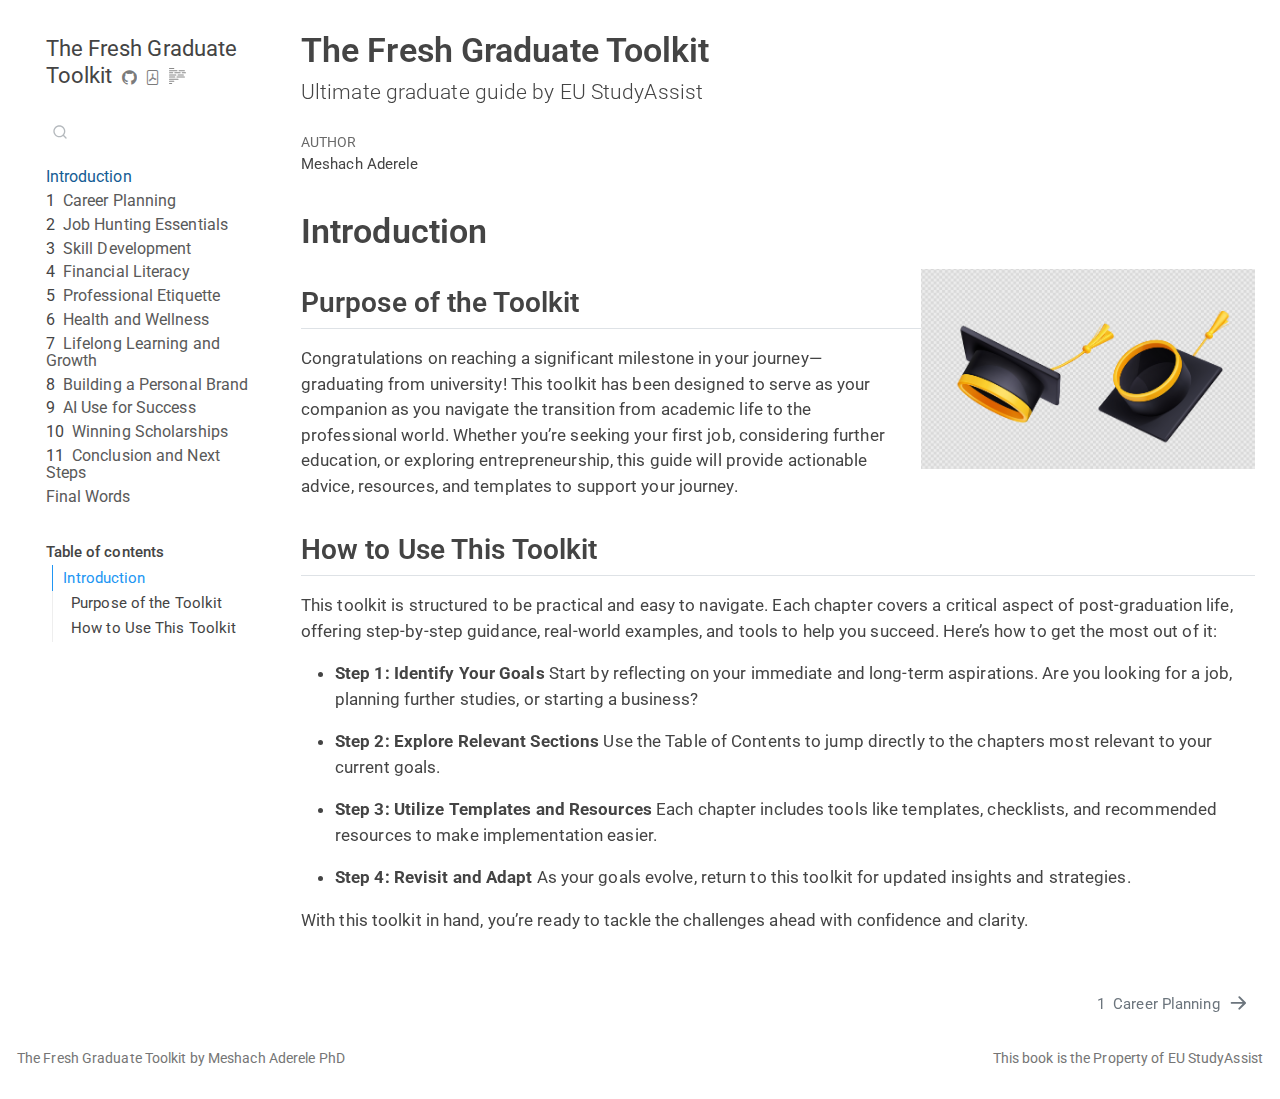
<file: index.html>
<!DOCTYPE html>
<html xmlns="http://www.w3.org/1999/xhtml" lang="en" xml:lang="en"><head>

<meta charset="utf-8">
<meta name="generator" content="quarto-1.6.39">

<meta name="viewport" content="width=device-width, initial-scale=1.0, user-scalable=yes">

<meta name="author" content="Meshach Aderele">

<title>The Fresh Graduate Toolkit</title>
<style>
code{white-space: pre-wrap;}
span.smallcaps{font-variant: small-caps;}
div.columns{display: flex; gap: min(4vw, 1.5em);}
div.column{flex: auto; overflow-x: auto;}
div.hanging-indent{margin-left: 1.5em; text-indent: -1.5em;}
ul.task-list{list-style: none;}
ul.task-list li input[type="checkbox"] {
  width: 0.8em;
  margin: 0 0.8em 0.2em -1em; /* quarto-specific, see https://github.com/quarto-dev/quarto-cli/issues/4556 */ 
  vertical-align: middle;
}
</style>


<script src="site_libs/quarto-nav/quarto-nav.js"></script>
<script src="site_libs/quarto-nav/headroom.min.js"></script>
<script src="site_libs/clipboard/clipboard.min.js"></script>
<script src="site_libs/quarto-search/autocomplete.umd.js"></script>
<script src="site_libs/quarto-search/fuse.min.js"></script>
<script src="site_libs/quarto-search/quarto-search.js"></script>
<meta name="quarto:offset" content="./">
<link href="./career-planning.html" rel="next">
<link href="./favicon.png" rel="icon" type="image/png">
<script src="site_libs/quarto-html/quarto.js"></script>
<script src="site_libs/quarto-html/popper.min.js"></script>
<script src="site_libs/quarto-html/tippy.umd.min.js"></script>
<script src="site_libs/quarto-html/anchor.min.js"></script>
<link href="site_libs/quarto-html/tippy.css" rel="stylesheet">
<link href="site_libs/quarto-html/quarto-syntax-highlighting-e26003cea8cd680ca0c55a263523d882.css" rel="stylesheet" id="quarto-text-highlighting-styles">
<script src="site_libs/bootstrap/bootstrap.min.js"></script>
<link href="site_libs/bootstrap/bootstrap-icons.css" rel="stylesheet">
<link href="site_libs/bootstrap/bootstrap-6e643872ac2ac89d8bb96e191e35982a.min.css" rel="stylesheet" append-hash="true" id="quarto-bootstrap" data-mode="light">
<script id="quarto-search-options" type="application/json">{
  "location": "sidebar",
  "copy-button": false,
  "collapse-after": 3,
  "panel-placement": "start",
  "type": "textbox",
  "limit": 50,
  "keyboard-shortcut": [
    "f",
    "/",
    "s"
  ],
  "show-item-context": false,
  "language": {
    "search-no-results-text": "No results",
    "search-matching-documents-text": "matching documents",
    "search-copy-link-title": "Copy link to search",
    "search-hide-matches-text": "Hide additional matches",
    "search-more-match-text": "more match in this document",
    "search-more-matches-text": "more matches in this document",
    "search-clear-button-title": "Clear",
    "search-text-placeholder": "",
    "search-detached-cancel-button-title": "Cancel",
    "search-submit-button-title": "Submit",
    "search-label": "Search"
  }
}</script>


</head>

<body class="nav-sidebar floating">

<div id="quarto-search-results"></div>
  <header id="quarto-header" class="headroom fixed-top">
  <nav class="quarto-secondary-nav">
    <div class="container-fluid d-flex">
      <button type="button" class="quarto-btn-toggle btn" data-bs-toggle="collapse" role="button" data-bs-target=".quarto-sidebar-collapse-item" aria-controls="quarto-sidebar" aria-expanded="false" aria-label="Toggle sidebar navigation" onclick="if (window.quartoToggleHeadroom) { window.quartoToggleHeadroom(); }">
        <i class="bi bi-layout-text-sidebar-reverse"></i>
      </button>
        <nav class="quarto-page-breadcrumbs" aria-label="breadcrumb"><ol class="breadcrumb"><li class="breadcrumb-item"><a href="./index.html">Introduction</a></li></ol></nav>
        <a class="flex-grow-1" role="navigation" data-bs-toggle="collapse" data-bs-target=".quarto-sidebar-collapse-item" aria-controls="quarto-sidebar" aria-expanded="false" aria-label="Toggle sidebar navigation" onclick="if (window.quartoToggleHeadroom) { window.quartoToggleHeadroom(); }">      
        </a>
      <button type="button" class="btn quarto-search-button" aria-label="Search" onclick="window.quartoOpenSearch();">
        <i class="bi bi-search"></i>
      </button>
    </div>
  </nav>
</header>
<!-- content -->
<div id="quarto-content" class="quarto-container page-columns page-rows-contents page-layout-full">
<!-- sidebar -->
  <nav id="quarto-sidebar" class="sidebar collapse collapse-horizontal quarto-sidebar-collapse-item sidebar-navigation floating overflow-auto">
    <div class="pt-lg-2 mt-2 text-left sidebar-header">
    <div class="sidebar-title mb-0 py-0">
      <a href="./">The Fresh Graduate Toolkit</a> 
        <div class="sidebar-tools-main tools-wide">
    <a href="https://github.com/EU-Study-Assist/grad-toolkit" title="Source Code" class="quarto-navigation-tool px-1" aria-label="Source Code"><i class="bi bi-github"></i></a>
    <a href="./The-Fresh-Graduate-Toolkit.pdf" title="Download PDF" class="quarto-navigation-tool px-1" aria-label="Download PDF"><i class="bi bi-file-pdf"></i></a>
  <a href="" class="quarto-reader-toggle quarto-navigation-tool px-1" onclick="window.quartoToggleReader(); return false;" title="Toggle reader mode">
  <div class="quarto-reader-toggle-btn">
  <i class="bi"></i>
  </div>
</a>
</div>
    </div>
      </div>
        <div class="mt-2 flex-shrink-0 align-items-center">
        <div class="sidebar-search">
        <div id="quarto-search" class="" title="Search"></div>
        </div>
        </div>
    <div class="sidebar-menu-container"> 
    <ul class="list-unstyled mt-1">
        <li class="sidebar-item">
  <div class="sidebar-item-container"> 
  <a href="./index.html" class="sidebar-item-text sidebar-link active">
 <span class="menu-text">Introduction</span></a>
  </div>
</li>
        <li class="sidebar-item">
  <div class="sidebar-item-container"> 
  <a href="./career-planning.html" class="sidebar-item-text sidebar-link">
 <span class="menu-text"><span class="chapter-number">1</span>&nbsp; <span class="chapter-title">Career Planning</span></span></a>
  </div>
</li>
        <li class="sidebar-item">
  <div class="sidebar-item-container"> 
  <a href="./job-hunting.html" class="sidebar-item-text sidebar-link">
 <span class="menu-text"><span class="chapter-number">2</span>&nbsp; <span class="chapter-title">Job Hunting Essentials</span></span></a>
  </div>
</li>
        <li class="sidebar-item">
  <div class="sidebar-item-container"> 
  <a href="./skill-dev.html" class="sidebar-item-text sidebar-link">
 <span class="menu-text"><span class="chapter-number">3</span>&nbsp; <span class="chapter-title">Skill Development</span></span></a>
  </div>
</li>
        <li class="sidebar-item">
  <div class="sidebar-item-container"> 
  <a href="./fin-literacy.html" class="sidebar-item-text sidebar-link">
 <span class="menu-text"><span class="chapter-number">4</span>&nbsp; <span class="chapter-title">Financial Literacy</span></span></a>
  </div>
</li>
        <li class="sidebar-item">
  <div class="sidebar-item-container"> 
  <a href="./professional-etq.html" class="sidebar-item-text sidebar-link">
 <span class="menu-text"><span class="chapter-number">5</span>&nbsp; <span class="chapter-title">Professional Etiquette</span></span></a>
  </div>
</li>
        <li class="sidebar-item">
  <div class="sidebar-item-container"> 
  <a href="./health-wellness.html" class="sidebar-item-text sidebar-link">
 <span class="menu-text"><span class="chapter-number">6</span>&nbsp; <span class="chapter-title">Health and Wellness</span></span></a>
  </div>
</li>
        <li class="sidebar-item">
  <div class="sidebar-item-container"> 
  <a href="./life-growth.html" class="sidebar-item-text sidebar-link">
 <span class="menu-text"><span class="chapter-number">7</span>&nbsp; <span class="chapter-title">Lifelong Learning and Growth</span></span></a>
  </div>
</li>
        <li class="sidebar-item">
  <div class="sidebar-item-container"> 
  <a href="./personal-brand.html" class="sidebar-item-text sidebar-link">
 <span class="menu-text"><span class="chapter-number">8</span>&nbsp; <span class="chapter-title">Building a Personal Brand</span></span></a>
  </div>
</li>
        <li class="sidebar-item">
  <div class="sidebar-item-container"> 
  <a href="./ai.html" class="sidebar-item-text sidebar-link">
 <span class="menu-text"><span class="chapter-number">9</span>&nbsp; <span class="chapter-title">AI Use for Success</span></span></a>
  </div>
</li>
        <li class="sidebar-item">
  <div class="sidebar-item-container"> 
  <a href="./scholarship.html" class="sidebar-item-text sidebar-link">
 <span class="menu-text"><span class="chapter-number">10</span>&nbsp; <span class="chapter-title">Winning Scholarships</span></span></a>
  </div>
</li>
        <li class="sidebar-item">
  <div class="sidebar-item-container"> 
  <a href="./conclusion.html" class="sidebar-item-text sidebar-link">
 <span class="menu-text"><span class="chapter-number">11</span>&nbsp; <span class="chapter-title">Conclusion and Next Steps</span></span></a>
  </div>
</li>
        <li class="sidebar-item">
  <div class="sidebar-item-container"> 
  <a href="./final.html" class="sidebar-item-text sidebar-link">
 <span class="menu-text">Final Words</span></a>
  </div>
</li>
    </ul>
    </div>
    <nav id="TOC" role="doc-toc" class="toc-active">
    <h2 id="toc-title">Table of contents</h2>
   
  <ul class="collapse">
  <li><a href="#introduction" id="toc-introduction" class="nav-link active" data-scroll-target="#introduction">Introduction</a>
  <ul class="collapse">
  <li><a href="#purpose-of-the-toolkit" id="toc-purpose-of-the-toolkit" class="nav-link" data-scroll-target="#purpose-of-the-toolkit">Purpose of the Toolkit</a></li>
  <li><a href="#how-to-use-this-toolkit" id="toc-how-to-use-this-toolkit" class="nav-link" data-scroll-target="#how-to-use-this-toolkit">How to Use This Toolkit</a></li>
  </ul></li>
  </ul>
</nav>
</nav>
<div id="quarto-sidebar-glass" class="quarto-sidebar-collapse-item" data-bs-toggle="collapse" data-bs-target=".quarto-sidebar-collapse-item"></div>
<!-- margin-sidebar -->
    <div id="quarto-margin-sidebar" class="sidebar margin-sidebar zindex-bottom">
    </div>
<!-- main -->
<main class="content column-page-right" id="quarto-document-content">

<header id="title-block-header" class="quarto-title-block default">
<div class="quarto-title">
<h1 class="title">The Fresh Graduate Toolkit</h1>
<p class="subtitle lead">Ultimate graduate guide by EU StudyAssist</p>
</div>



<div class="quarto-title-meta column-page-right">

    <div>
    <div class="quarto-title-meta-heading">Author</div>
    <div class="quarto-title-meta-contents">
             <p>Meshach Aderele </p>
          </div>
  </div>
    
  
    
  </div>
  


</header>



<section id="introduction" class="level1 unnumbered">
<h1 class="unnumbered">Introduction</h1><p><img src="cover.jpg" title="The Fresh Graduate Toolkit" class="quarto-cover-image img-fluid"></p>
<section id="purpose-of-the-toolkit" class="level2">
<h2 class="anchored" data-anchor-id="purpose-of-the-toolkit">Purpose of the Toolkit</h2>
<p>Congratulations on reaching a significant milestone in your journey—graduating from university! This toolkit has been designed to serve as your companion as you navigate the transition from academic life to the professional world. Whether you’re seeking your first job, considering further education, or exploring entrepreneurship, this guide will provide actionable advice, resources, and templates to support your journey.</p>
</section>
<section id="how-to-use-this-toolkit" class="level2">
<h2 class="anchored" data-anchor-id="how-to-use-this-toolkit">How to Use This Toolkit</h2>
<p>This toolkit is structured to be practical and easy to navigate. Each chapter covers a critical aspect of post-graduation life, offering step-by-step guidance, real-world examples, and tools to help you succeed. Here’s how to get the most out of it:</p>
<ul>
<li><p><strong>Step 1: Identify Your Goals</strong> Start by reflecting on your immediate and long-term aspirations. Are you looking for a job, planning further studies, or starting a business?</p></li>
<li><p><strong>Step 2: Explore Relevant Sections</strong> Use the Table of Contents to jump directly to the chapters most relevant to your current goals.</p></li>
<li><p><strong>Step 3: Utilize Templates and Resources</strong> Each chapter includes tools like templates, checklists, and recommended resources to make implementation easier.</p></li>
<li><p><strong>Step 4: Revisit and Adapt</strong> As your goals evolve, return to this toolkit for updated insights and strategies.</p></li>
</ul>
<p>With this toolkit in hand, you’re ready to tackle the challenges ahead with confidence and clarity.</p>


</section>
</section>

</main> <!-- /main -->
<script id="quarto-html-after-body" type="application/javascript">
window.document.addEventListener("DOMContentLoaded", function (event) {
  const toggleBodyColorMode = (bsSheetEl) => {
    const mode = bsSheetEl.getAttribute("data-mode");
    const bodyEl = window.document.querySelector("body");
    if (mode === "dark") {
      bodyEl.classList.add("quarto-dark");
      bodyEl.classList.remove("quarto-light");
    } else {
      bodyEl.classList.add("quarto-light");
      bodyEl.classList.remove("quarto-dark");
    }
  }
  const toggleBodyColorPrimary = () => {
    const bsSheetEl = window.document.querySelector("link#quarto-bootstrap");
    if (bsSheetEl) {
      toggleBodyColorMode(bsSheetEl);
    }
  }
  toggleBodyColorPrimary();  
  const icon = "";
  const anchorJS = new window.AnchorJS();
  anchorJS.options = {
    placement: 'right',
    icon: icon
  };
  anchorJS.add('.anchored');
  const isCodeAnnotation = (el) => {
    for (const clz of el.classList) {
      if (clz.startsWith('code-annotation-')) {                     
        return true;
      }
    }
    return false;
  }
  const onCopySuccess = function(e) {
    // button target
    const button = e.trigger;
    // don't keep focus
    button.blur();
    // flash "checked"
    button.classList.add('code-copy-button-checked');
    var currentTitle = button.getAttribute("title");
    button.setAttribute("title", "Copied!");
    let tooltip;
    if (window.bootstrap) {
      button.setAttribute("data-bs-toggle", "tooltip");
      button.setAttribute("data-bs-placement", "left");
      button.setAttribute("data-bs-title", "Copied!");
      tooltip = new bootstrap.Tooltip(button, 
        { trigger: "manual", 
          customClass: "code-copy-button-tooltip",
          offset: [0, -8]});
      tooltip.show();    
    }
    setTimeout(function() {
      if (tooltip) {
        tooltip.hide();
        button.removeAttribute("data-bs-title");
        button.removeAttribute("data-bs-toggle");
        button.removeAttribute("data-bs-placement");
      }
      button.setAttribute("title", currentTitle);
      button.classList.remove('code-copy-button-checked');
    }, 1000);
    // clear code selection
    e.clearSelection();
  }
  const getTextToCopy = function(trigger) {
      const codeEl = trigger.previousElementSibling.cloneNode(true);
      for (const childEl of codeEl.children) {
        if (isCodeAnnotation(childEl)) {
          childEl.remove();
        }
      }
      return codeEl.innerText;
  }
  const clipboard = new window.ClipboardJS('.code-copy-button:not([data-in-quarto-modal])', {
    text: getTextToCopy
  });
  clipboard.on('success', onCopySuccess);
  if (window.document.getElementById('quarto-embedded-source-code-modal')) {
    const clipboardModal = new window.ClipboardJS('.code-copy-button[data-in-quarto-modal]', {
      text: getTextToCopy,
      container: window.document.getElementById('quarto-embedded-source-code-modal')
    });
    clipboardModal.on('success', onCopySuccess);
  }
    var localhostRegex = new RegExp(/^(?:http|https):\/\/localhost\:?[0-9]*\//);
    var mailtoRegex = new RegExp(/^mailto:/);
      var filterRegex = new RegExp("https:\/\/eu-study-assist\.github\.io\/grad-toolkit\/");
    var isInternal = (href) => {
        return filterRegex.test(href) || localhostRegex.test(href) || mailtoRegex.test(href);
    }
    // Inspect non-navigation links and adorn them if external
 	var links = window.document.querySelectorAll('a[href]:not(.nav-link):not(.navbar-brand):not(.toc-action):not(.sidebar-link):not(.sidebar-item-toggle):not(.pagination-link):not(.no-external):not([aria-hidden]):not(.dropdown-item):not(.quarto-navigation-tool):not(.about-link)');
    for (var i=0; i<links.length; i++) {
      const link = links[i];
      if (!isInternal(link.href)) {
        // undo the damage that might have been done by quarto-nav.js in the case of
        // links that we want to consider external
        if (link.dataset.originalHref !== undefined) {
          link.href = link.dataset.originalHref;
        }
      }
    }
  function tippyHover(el, contentFn, onTriggerFn, onUntriggerFn) {
    const config = {
      allowHTML: true,
      maxWidth: 500,
      delay: 100,
      arrow: false,
      appendTo: function(el) {
          return el.parentElement;
      },
      interactive: true,
      interactiveBorder: 10,
      theme: 'quarto',
      placement: 'bottom-start',
    };
    if (contentFn) {
      config.content = contentFn;
    }
    if (onTriggerFn) {
      config.onTrigger = onTriggerFn;
    }
    if (onUntriggerFn) {
      config.onUntrigger = onUntriggerFn;
    }
    window.tippy(el, config); 
  }
  const noterefs = window.document.querySelectorAll('a[role="doc-noteref"]');
  for (var i=0; i<noterefs.length; i++) {
    const ref = noterefs[i];
    tippyHover(ref, function() {
      // use id or data attribute instead here
      let href = ref.getAttribute('data-footnote-href') || ref.getAttribute('href');
      try { href = new URL(href).hash; } catch {}
      const id = href.replace(/^#\/?/, "");
      const note = window.document.getElementById(id);
      if (note) {
        return note.innerHTML;
      } else {
        return "";
      }
    });
  }
  const xrefs = window.document.querySelectorAll('a.quarto-xref');
  const processXRef = (id, note) => {
    // Strip column container classes
    const stripColumnClz = (el) => {
      el.classList.remove("page-full", "page-columns");
      if (el.children) {
        for (const child of el.children) {
          stripColumnClz(child);
        }
      }
    }
    stripColumnClz(note)
    if (id === null || id.startsWith('sec-')) {
      // Special case sections, only their first couple elements
      const container = document.createElement("div");
      if (note.children && note.children.length > 2) {
        container.appendChild(note.children[0].cloneNode(true));
        for (let i = 1; i < note.children.length; i++) {
          const child = note.children[i];
          if (child.tagName === "P" && child.innerText === "") {
            continue;
          } else {
            container.appendChild(child.cloneNode(true));
            break;
          }
        }
        if (window.Quarto?.typesetMath) {
          window.Quarto.typesetMath(container);
        }
        return container.innerHTML
      } else {
        if (window.Quarto?.typesetMath) {
          window.Quarto.typesetMath(note);
        }
        return note.innerHTML;
      }
    } else {
      // Remove any anchor links if they are present
      const anchorLink = note.querySelector('a.anchorjs-link');
      if (anchorLink) {
        anchorLink.remove();
      }
      if (window.Quarto?.typesetMath) {
        window.Quarto.typesetMath(note);
      }
      if (note.classList.contains("callout")) {
        return note.outerHTML;
      } else {
        return note.innerHTML;
      }
    }
  }
  for (var i=0; i<xrefs.length; i++) {
    const xref = xrefs[i];
    tippyHover(xref, undefined, function(instance) {
      instance.disable();
      let url = xref.getAttribute('href');
      let hash = undefined; 
      if (url.startsWith('#')) {
        hash = url;
      } else {
        try { hash = new URL(url).hash; } catch {}
      }
      if (hash) {
        const id = hash.replace(/^#\/?/, "");
        const note = window.document.getElementById(id);
        if (note !== null) {
          try {
            const html = processXRef(id, note.cloneNode(true));
            instance.setContent(html);
          } finally {
            instance.enable();
            instance.show();
          }
        } else {
          // See if we can fetch this
          fetch(url.split('#')[0])
          .then(res => res.text())
          .then(html => {
            const parser = new DOMParser();
            const htmlDoc = parser.parseFromString(html, "text/html");
            const note = htmlDoc.getElementById(id);
            if (note !== null) {
              const html = processXRef(id, note);
              instance.setContent(html);
            } 
          }).finally(() => {
            instance.enable();
            instance.show();
          });
        }
      } else {
        // See if we can fetch a full url (with no hash to target)
        // This is a special case and we should probably do some content thinning / targeting
        fetch(url)
        .then(res => res.text())
        .then(html => {
          const parser = new DOMParser();
          const htmlDoc = parser.parseFromString(html, "text/html");
          const note = htmlDoc.querySelector('main.content');
          if (note !== null) {
            // This should only happen for chapter cross references
            // (since there is no id in the URL)
            // remove the first header
            if (note.children.length > 0 && note.children[0].tagName === "HEADER") {
              note.children[0].remove();
            }
            const html = processXRef(null, note);
            instance.setContent(html);
          } 
        }).finally(() => {
          instance.enable();
          instance.show();
        });
      }
    }, function(instance) {
    });
  }
      let selectedAnnoteEl;
      const selectorForAnnotation = ( cell, annotation) => {
        let cellAttr = 'data-code-cell="' + cell + '"';
        let lineAttr = 'data-code-annotation="' +  annotation + '"';
        const selector = 'span[' + cellAttr + '][' + lineAttr + ']';
        return selector;
      }
      const selectCodeLines = (annoteEl) => {
        const doc = window.document;
        const targetCell = annoteEl.getAttribute("data-target-cell");
        const targetAnnotation = annoteEl.getAttribute("data-target-annotation");
        const annoteSpan = window.document.querySelector(selectorForAnnotation(targetCell, targetAnnotation));
        const lines = annoteSpan.getAttribute("data-code-lines").split(",");
        const lineIds = lines.map((line) => {
          return targetCell + "-" + line;
        })
        let top = null;
        let height = null;
        let parent = null;
        if (lineIds.length > 0) {
            //compute the position of the single el (top and bottom and make a div)
            const el = window.document.getElementById(lineIds[0]);
            top = el.offsetTop;
            height = el.offsetHeight;
            parent = el.parentElement.parentElement;
          if (lineIds.length > 1) {
            const lastEl = window.document.getElementById(lineIds[lineIds.length - 1]);
            const bottom = lastEl.offsetTop + lastEl.offsetHeight;
            height = bottom - top;
          }
          if (top !== null && height !== null && parent !== null) {
            // cook up a div (if necessary) and position it 
            let div = window.document.getElementById("code-annotation-line-highlight");
            if (div === null) {
              div = window.document.createElement("div");
              div.setAttribute("id", "code-annotation-line-highlight");
              div.style.position = 'absolute';
              parent.appendChild(div);
            }
            div.style.top = top - 2 + "px";
            div.style.height = height + 4 + "px";
            div.style.left = 0;
            let gutterDiv = window.document.getElementById("code-annotation-line-highlight-gutter");
            if (gutterDiv === null) {
              gutterDiv = window.document.createElement("div");
              gutterDiv.setAttribute("id", "code-annotation-line-highlight-gutter");
              gutterDiv.style.position = 'absolute';
              const codeCell = window.document.getElementById(targetCell);
              const gutter = codeCell.querySelector('.code-annotation-gutter');
              gutter.appendChild(gutterDiv);
            }
            gutterDiv.style.top = top - 2 + "px";
            gutterDiv.style.height = height + 4 + "px";
          }
          selectedAnnoteEl = annoteEl;
        }
      };
      const unselectCodeLines = () => {
        const elementsIds = ["code-annotation-line-highlight", "code-annotation-line-highlight-gutter"];
        elementsIds.forEach((elId) => {
          const div = window.document.getElementById(elId);
          if (div) {
            div.remove();
          }
        });
        selectedAnnoteEl = undefined;
      };
        // Handle positioning of the toggle
    window.addEventListener(
      "resize",
      throttle(() => {
        elRect = undefined;
        if (selectedAnnoteEl) {
          selectCodeLines(selectedAnnoteEl);
        }
      }, 10)
    );
    function throttle(fn, ms) {
    let throttle = false;
    let timer;
      return (...args) => {
        if(!throttle) { // first call gets through
            fn.apply(this, args);
            throttle = true;
        } else { // all the others get throttled
            if(timer) clearTimeout(timer); // cancel #2
            timer = setTimeout(() => {
              fn.apply(this, args);
              timer = throttle = false;
            }, ms);
        }
      };
    }
      // Attach click handler to the DT
      const annoteDls = window.document.querySelectorAll('dt[data-target-cell]');
      for (const annoteDlNode of annoteDls) {
        annoteDlNode.addEventListener('click', (event) => {
          const clickedEl = event.target;
          if (clickedEl !== selectedAnnoteEl) {
            unselectCodeLines();
            const activeEl = window.document.querySelector('dt[data-target-cell].code-annotation-active');
            if (activeEl) {
              activeEl.classList.remove('code-annotation-active');
            }
            selectCodeLines(clickedEl);
            clickedEl.classList.add('code-annotation-active');
          } else {
            // Unselect the line
            unselectCodeLines();
            clickedEl.classList.remove('code-annotation-active');
          }
        });
      }
  const findCites = (el) => {
    const parentEl = el.parentElement;
    if (parentEl) {
      const cites = parentEl.dataset.cites;
      if (cites) {
        return {
          el,
          cites: cites.split(' ')
        };
      } else {
        return findCites(el.parentElement)
      }
    } else {
      return undefined;
    }
  };
  var bibliorefs = window.document.querySelectorAll('a[role="doc-biblioref"]');
  for (var i=0; i<bibliorefs.length; i++) {
    const ref = bibliorefs[i];
    const citeInfo = findCites(ref);
    if (citeInfo) {
      tippyHover(citeInfo.el, function() {
        var popup = window.document.createElement('div');
        citeInfo.cites.forEach(function(cite) {
          var citeDiv = window.document.createElement('div');
          citeDiv.classList.add('hanging-indent');
          citeDiv.classList.add('csl-entry');
          var biblioDiv = window.document.getElementById('ref-' + cite);
          if (biblioDiv) {
            citeDiv.innerHTML = biblioDiv.innerHTML;
          }
          popup.appendChild(citeDiv);
        });
        return popup.innerHTML;
      });
    }
  }
});
</script>
<nav class="page-navigation column-page-right">
  <div class="nav-page nav-page-previous">
  </div>
  <div class="nav-page nav-page-next">
      <a href="./career-planning.html" class="pagination-link" aria-label="Career Planning">
        <span class="nav-page-text"><span class="chapter-number">1</span>&nbsp; <span class="chapter-title">Career Planning</span></span> <i class="bi bi-arrow-right-short"></i>
      </a>
  </div>
</nav>
</div> <!-- /content -->
<footer class="footer">
  <div class="nav-footer">
    <div class="nav-footer-left">
<p>The Fresh Graduate Toolkit by Meshach Aderele PhD</p>
</div>   
    <div class="nav-footer-center">
      &nbsp;
    </div>
    <div class="nav-footer-right">
<p>This book is the Property of EU StudyAssist</p>
</div>
  </div>
</footer>




</body></html>
</file>
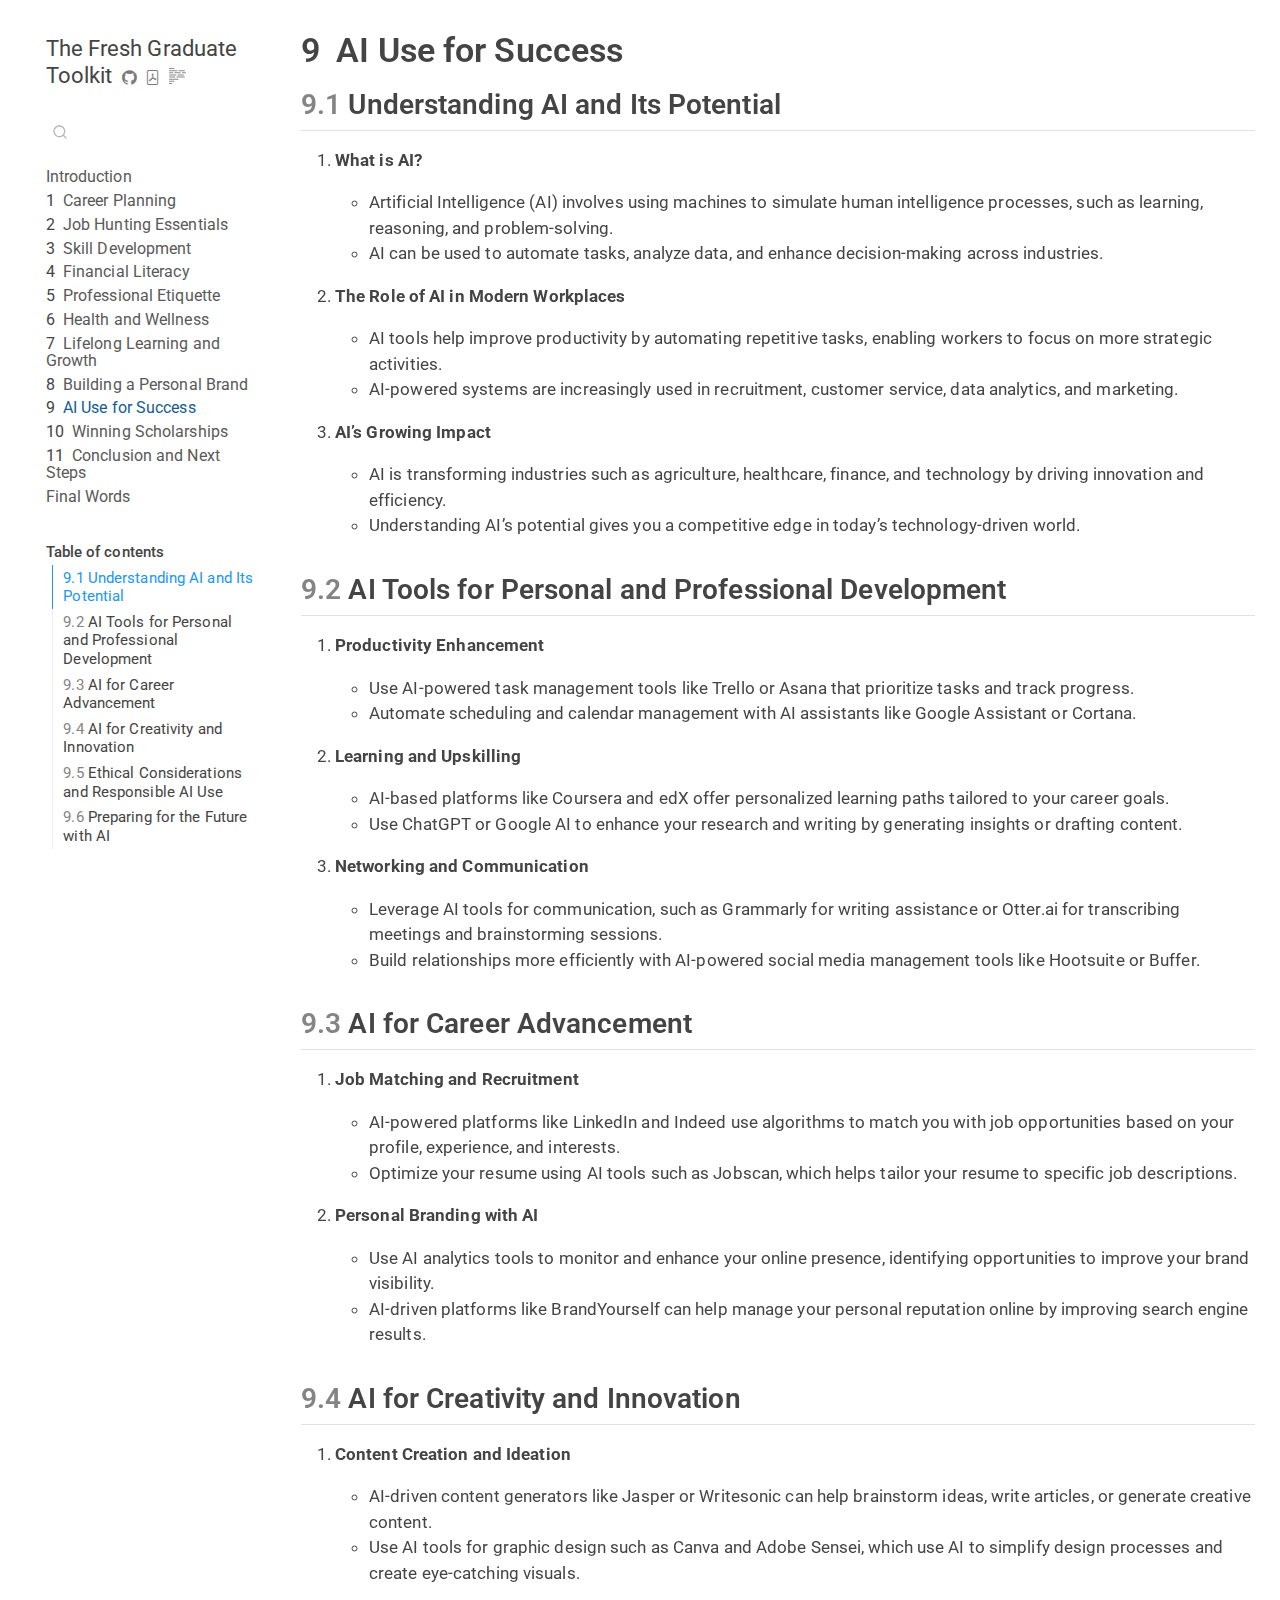
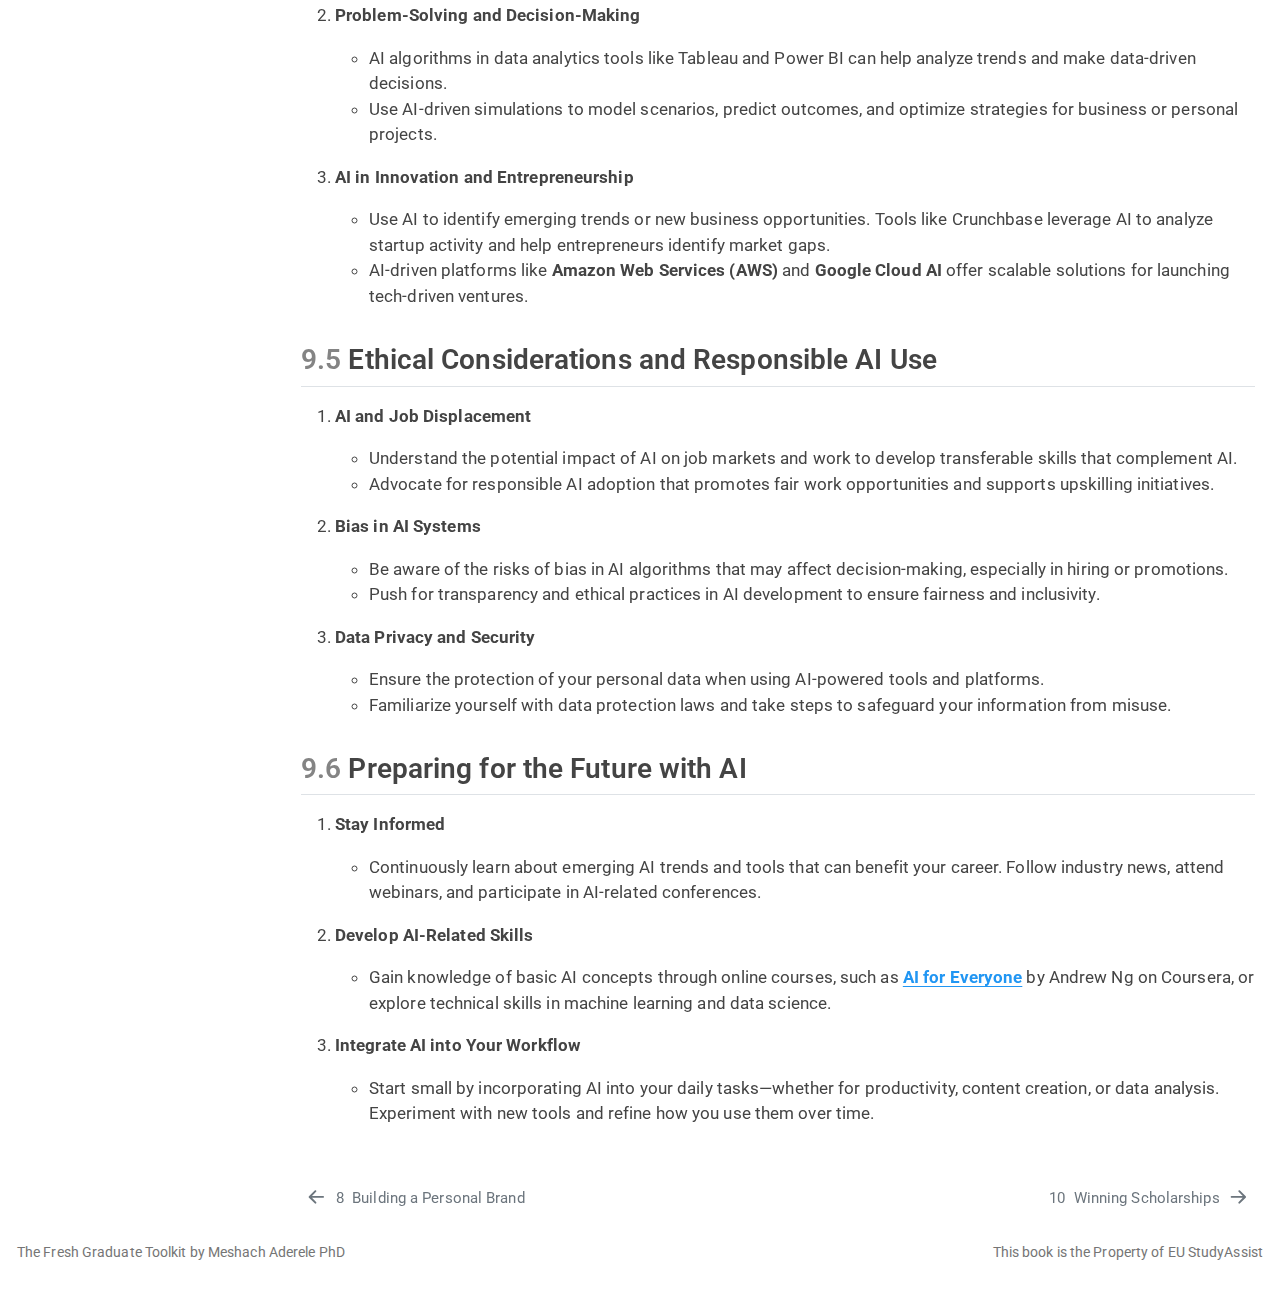
<file: ai.html>
<!DOCTYPE html>
<html xmlns="http://www.w3.org/1999/xhtml" lang="en" xml:lang="en"><head>

<meta charset="utf-8">
<meta name="generator" content="quarto-1.6.39">

<meta name="viewport" content="width=device-width, initial-scale=1.0, user-scalable=yes">


<title>9&nbsp; AI Use for Success – The Fresh Graduate Toolkit</title>
<style>
code{white-space: pre-wrap;}
span.smallcaps{font-variant: small-caps;}
div.columns{display: flex; gap: min(4vw, 1.5em);}
div.column{flex: auto; overflow-x: auto;}
div.hanging-indent{margin-left: 1.5em; text-indent: -1.5em;}
ul.task-list{list-style: none;}
ul.task-list li input[type="checkbox"] {
  width: 0.8em;
  margin: 0 0.8em 0.2em -1em; /* quarto-specific, see https://github.com/quarto-dev/quarto-cli/issues/4556 */ 
  vertical-align: middle;
}
</style>


<script src="site_libs/quarto-nav/quarto-nav.js"></script>
<script src="site_libs/quarto-nav/headroom.min.js"></script>
<script src="site_libs/clipboard/clipboard.min.js"></script>
<script src="site_libs/quarto-search/autocomplete.umd.js"></script>
<script src="site_libs/quarto-search/fuse.min.js"></script>
<script src="site_libs/quarto-search/quarto-search.js"></script>
<meta name="quarto:offset" content="./">
<link href="./scholarship.html" rel="next">
<link href="./personal-brand.html" rel="prev">
<link href="./favicon.png" rel="icon" type="image/png">
<script src="site_libs/quarto-html/quarto.js"></script>
<script src="site_libs/quarto-html/popper.min.js"></script>
<script src="site_libs/quarto-html/tippy.umd.min.js"></script>
<script src="site_libs/quarto-html/anchor.min.js"></script>
<link href="site_libs/quarto-html/tippy.css" rel="stylesheet">
<link href="site_libs/quarto-html/quarto-syntax-highlighting-e26003cea8cd680ca0c55a263523d882.css" rel="stylesheet" id="quarto-text-highlighting-styles">
<script src="site_libs/bootstrap/bootstrap.min.js"></script>
<link href="site_libs/bootstrap/bootstrap-icons.css" rel="stylesheet">
<link href="site_libs/bootstrap/bootstrap-6e643872ac2ac89d8bb96e191e35982a.min.css" rel="stylesheet" append-hash="true" id="quarto-bootstrap" data-mode="light">
<script id="quarto-search-options" type="application/json">{
  "location": "sidebar",
  "copy-button": false,
  "collapse-after": 3,
  "panel-placement": "start",
  "type": "textbox",
  "limit": 50,
  "keyboard-shortcut": [
    "f",
    "/",
    "s"
  ],
  "show-item-context": false,
  "language": {
    "search-no-results-text": "No results",
    "search-matching-documents-text": "matching documents",
    "search-copy-link-title": "Copy link to search",
    "search-hide-matches-text": "Hide additional matches",
    "search-more-match-text": "more match in this document",
    "search-more-matches-text": "more matches in this document",
    "search-clear-button-title": "Clear",
    "search-text-placeholder": "",
    "search-detached-cancel-button-title": "Cancel",
    "search-submit-button-title": "Submit",
    "search-label": "Search"
  }
}</script>


</head>

<body class="nav-sidebar floating">

<div id="quarto-search-results"></div>
  <header id="quarto-header" class="headroom fixed-top">
  <nav class="quarto-secondary-nav">
    <div class="container-fluid d-flex">
      <button type="button" class="quarto-btn-toggle btn" data-bs-toggle="collapse" role="button" data-bs-target=".quarto-sidebar-collapse-item" aria-controls="quarto-sidebar" aria-expanded="false" aria-label="Toggle sidebar navigation" onclick="if (window.quartoToggleHeadroom) { window.quartoToggleHeadroom(); }">
        <i class="bi bi-layout-text-sidebar-reverse"></i>
      </button>
        <nav class="quarto-page-breadcrumbs" aria-label="breadcrumb"><ol class="breadcrumb"><li class="breadcrumb-item"><a href="./ai.html"><span class="chapter-number">9</span>&nbsp; <span class="chapter-title">AI Use for Success</span></a></li></ol></nav>
        <a class="flex-grow-1" role="navigation" data-bs-toggle="collapse" data-bs-target=".quarto-sidebar-collapse-item" aria-controls="quarto-sidebar" aria-expanded="false" aria-label="Toggle sidebar navigation" onclick="if (window.quartoToggleHeadroom) { window.quartoToggleHeadroom(); }">      
        </a>
      <button type="button" class="btn quarto-search-button" aria-label="Search" onclick="window.quartoOpenSearch();">
        <i class="bi bi-search"></i>
      </button>
    </div>
  </nav>
</header>
<!-- content -->
<div id="quarto-content" class="quarto-container page-columns page-rows-contents page-layout-full">
<!-- sidebar -->
  <nav id="quarto-sidebar" class="sidebar collapse collapse-horizontal quarto-sidebar-collapse-item sidebar-navigation floating overflow-auto">
    <div class="pt-lg-2 mt-2 text-left sidebar-header">
    <div class="sidebar-title mb-0 py-0">
      <a href="./">The Fresh Graduate Toolkit</a> 
        <div class="sidebar-tools-main tools-wide">
    <a href="https://github.com/EU-Study-Assist/grad-toolkit" title="Source Code" class="quarto-navigation-tool px-1" aria-label="Source Code"><i class="bi bi-github"></i></a>
    <a href="./The-Fresh-Graduate-Toolkit.pdf" title="Download PDF" class="quarto-navigation-tool px-1" aria-label="Download PDF"><i class="bi bi-file-pdf"></i></a>
  <a href="" class="quarto-reader-toggle quarto-navigation-tool px-1" onclick="window.quartoToggleReader(); return false;" title="Toggle reader mode">
  <div class="quarto-reader-toggle-btn">
  <i class="bi"></i>
  </div>
</a>
</div>
    </div>
      </div>
        <div class="mt-2 flex-shrink-0 align-items-center">
        <div class="sidebar-search">
        <div id="quarto-search" class="" title="Search"></div>
        </div>
        </div>
    <div class="sidebar-menu-container"> 
    <ul class="list-unstyled mt-1">
        <li class="sidebar-item">
  <div class="sidebar-item-container"> 
  <a href="./index.html" class="sidebar-item-text sidebar-link">
 <span class="menu-text">Introduction</span></a>
  </div>
</li>
        <li class="sidebar-item">
  <div class="sidebar-item-container"> 
  <a href="./career-planning.html" class="sidebar-item-text sidebar-link">
 <span class="menu-text"><span class="chapter-number">1</span>&nbsp; <span class="chapter-title">Career Planning</span></span></a>
  </div>
</li>
        <li class="sidebar-item">
  <div class="sidebar-item-container"> 
  <a href="./job-hunting.html" class="sidebar-item-text sidebar-link">
 <span class="menu-text"><span class="chapter-number">2</span>&nbsp; <span class="chapter-title">Job Hunting Essentials</span></span></a>
  </div>
</li>
        <li class="sidebar-item">
  <div class="sidebar-item-container"> 
  <a href="./skill-dev.html" class="sidebar-item-text sidebar-link">
 <span class="menu-text"><span class="chapter-number">3</span>&nbsp; <span class="chapter-title">Skill Development</span></span></a>
  </div>
</li>
        <li class="sidebar-item">
  <div class="sidebar-item-container"> 
  <a href="./fin-literacy.html" class="sidebar-item-text sidebar-link">
 <span class="menu-text"><span class="chapter-number">4</span>&nbsp; <span class="chapter-title">Financial Literacy</span></span></a>
  </div>
</li>
        <li class="sidebar-item">
  <div class="sidebar-item-container"> 
  <a href="./professional-etq.html" class="sidebar-item-text sidebar-link">
 <span class="menu-text"><span class="chapter-number">5</span>&nbsp; <span class="chapter-title">Professional Etiquette</span></span></a>
  </div>
</li>
        <li class="sidebar-item">
  <div class="sidebar-item-container"> 
  <a href="./health-wellness.html" class="sidebar-item-text sidebar-link">
 <span class="menu-text"><span class="chapter-number">6</span>&nbsp; <span class="chapter-title">Health and Wellness</span></span></a>
  </div>
</li>
        <li class="sidebar-item">
  <div class="sidebar-item-container"> 
  <a href="./life-growth.html" class="sidebar-item-text sidebar-link">
 <span class="menu-text"><span class="chapter-number">7</span>&nbsp; <span class="chapter-title">Lifelong Learning and Growth</span></span></a>
  </div>
</li>
        <li class="sidebar-item">
  <div class="sidebar-item-container"> 
  <a href="./personal-brand.html" class="sidebar-item-text sidebar-link">
 <span class="menu-text"><span class="chapter-number">8</span>&nbsp; <span class="chapter-title">Building a Personal Brand</span></span></a>
  </div>
</li>
        <li class="sidebar-item">
  <div class="sidebar-item-container"> 
  <a href="./ai.html" class="sidebar-item-text sidebar-link active">
 <span class="menu-text"><span class="chapter-number">9</span>&nbsp; <span class="chapter-title">AI Use for Success</span></span></a>
  </div>
</li>
        <li class="sidebar-item">
  <div class="sidebar-item-container"> 
  <a href="./scholarship.html" class="sidebar-item-text sidebar-link">
 <span class="menu-text"><span class="chapter-number">10</span>&nbsp; <span class="chapter-title">Winning Scholarships</span></span></a>
  </div>
</li>
        <li class="sidebar-item">
  <div class="sidebar-item-container"> 
  <a href="./conclusion.html" class="sidebar-item-text sidebar-link">
 <span class="menu-text"><span class="chapter-number">11</span>&nbsp; <span class="chapter-title">Conclusion and Next Steps</span></span></a>
  </div>
</li>
        <li class="sidebar-item">
  <div class="sidebar-item-container"> 
  <a href="./final.html" class="sidebar-item-text sidebar-link">
 <span class="menu-text">Final Words</span></a>
  </div>
</li>
    </ul>
    </div>
    <nav id="TOC" role="doc-toc" class="toc-active">
    <h2 id="toc-title">Table of contents</h2>
   
  <ul class="collapse">
  <li><a href="#understanding-ai-and-its-potential" id="toc-understanding-ai-and-its-potential" class="nav-link active" data-scroll-target="#understanding-ai-and-its-potential"><span class="header-section-number">9.1</span> Understanding AI and Its Potential</a></li>
  <li><a href="#ai-tools-for-personal-and-professional-development" id="toc-ai-tools-for-personal-and-professional-development" class="nav-link" data-scroll-target="#ai-tools-for-personal-and-professional-development"><span class="header-section-number">9.2</span> AI Tools for Personal and Professional Development</a></li>
  <li><a href="#ai-for-career-advancement" id="toc-ai-for-career-advancement" class="nav-link" data-scroll-target="#ai-for-career-advancement"><span class="header-section-number">9.3</span> AI for Career Advancement</a></li>
  <li><a href="#ai-for-creativity-and-innovation" id="toc-ai-for-creativity-and-innovation" class="nav-link" data-scroll-target="#ai-for-creativity-and-innovation"><span class="header-section-number">9.4</span> AI for Creativity and Innovation</a></li>
  <li><a href="#ethical-considerations-and-responsible-ai-use" id="toc-ethical-considerations-and-responsible-ai-use" class="nav-link" data-scroll-target="#ethical-considerations-and-responsible-ai-use"><span class="header-section-number">9.5</span> Ethical Considerations and Responsible AI Use</a></li>
  <li><a href="#preparing-for-the-future-with-ai" id="toc-preparing-for-the-future-with-ai" class="nav-link" data-scroll-target="#preparing-for-the-future-with-ai"><span class="header-section-number">9.6</span> Preparing for the Future with AI</a></li>
  </ul>
</nav>
</nav>
<div id="quarto-sidebar-glass" class="quarto-sidebar-collapse-item" data-bs-toggle="collapse" data-bs-target=".quarto-sidebar-collapse-item"></div>
<!-- margin-sidebar -->
    <div id="quarto-margin-sidebar" class="sidebar margin-sidebar zindex-bottom">
    </div>
<!-- main -->
<main class="content column-page-right" id="quarto-document-content">

<header id="title-block-header" class="quarto-title-block default">
<div class="quarto-title">
<h1 class="title"><span class="chapter-number">9</span>&nbsp; <span class="chapter-title">AI Use for Success</span></h1>
</div>



<div class="quarto-title-meta column-page-right">

    
  
    
  </div>
  


</header>


<section id="understanding-ai-and-its-potential" class="level2" data-number="9.1">
<h2 data-number="9.1" class="anchored" data-anchor-id="understanding-ai-and-its-potential"><span class="header-section-number">9.1</span> Understanding AI and Its Potential</h2>
<ol type="1">
<li><p><strong>What is AI?</strong></p>
<ul>
<li>Artificial Intelligence (AI) involves using machines to simulate human intelligence processes, such as learning, reasoning, and problem-solving.</li>
<li>AI can be used to automate tasks, analyze data, and enhance decision-making across industries.</li>
</ul></li>
<li><p><strong>The Role of AI in Modern Workplaces</strong></p>
<ul>
<li>AI tools help improve productivity by automating repetitive tasks, enabling workers to focus on more strategic activities.</li>
<li>AI-powered systems are increasingly used in recruitment, customer service, data analytics, and marketing.</li>
</ul></li>
<li><p><strong>AI’s Growing Impact</strong></p>
<ul>
<li>AI is transforming industries such as agriculture, healthcare, finance, and technology by driving innovation and efficiency.</li>
<li>Understanding AI’s potential gives you a competitive edge in today’s technology-driven world.</li>
</ul></li>
</ol>
</section>
<section id="ai-tools-for-personal-and-professional-development" class="level2" data-number="9.2">
<h2 data-number="9.2" class="anchored" data-anchor-id="ai-tools-for-personal-and-professional-development"><span class="header-section-number">9.2</span> AI Tools for Personal and Professional Development</h2>
<ol type="1">
<li><p><strong>Productivity Enhancement</strong></p>
<ul>
<li>Use AI-powered task management tools like Trello or Asana that prioritize tasks and track progress.</li>
<li>Automate scheduling and calendar management with AI assistants like Google Assistant or Cortana.</li>
</ul></li>
<li><p><strong>Learning and Upskilling</strong></p>
<ul>
<li>AI-based platforms like Coursera and edX offer personalized learning paths tailored to your career goals.</li>
<li>Use ChatGPT or Google AI to enhance your research and writing by generating insights or drafting content.</li>
</ul></li>
<li><p><strong>Networking and Communication</strong></p>
<ul>
<li>Leverage AI tools for communication, such as Grammarly for writing assistance or Otter.ai for transcribing meetings and brainstorming sessions.</li>
<li>Build relationships more efficiently with AI-powered social media management tools like Hootsuite or Buffer.</li>
</ul></li>
</ol>
</section>
<section id="ai-for-career-advancement" class="level2" data-number="9.3">
<h2 data-number="9.3" class="anchored" data-anchor-id="ai-for-career-advancement"><span class="header-section-number">9.3</span> AI for Career Advancement</h2>
<ol type="1">
<li><p><strong>Job Matching and Recruitment</strong></p>
<ul>
<li>AI-powered platforms like LinkedIn and Indeed use algorithms to match you with job opportunities based on your profile, experience, and interests.</li>
<li>Optimize your resume using AI tools such as Jobscan, which helps tailor your resume to specific job descriptions.</li>
</ul></li>
<li><p><strong>Personal Branding with AI</strong></p>
<ul>
<li>Use AI analytics tools to monitor and enhance your online presence, identifying opportunities to improve your brand visibility.</li>
<li>AI-driven platforms like BrandYourself can help manage your personal reputation online by improving search engine results.</li>
</ul></li>
</ol>
</section>
<section id="ai-for-creativity-and-innovation" class="level2" data-number="9.4">
<h2 data-number="9.4" class="anchored" data-anchor-id="ai-for-creativity-and-innovation"><span class="header-section-number">9.4</span> AI for Creativity and Innovation</h2>
<ol type="1">
<li><p><strong>Content Creation and Ideation</strong></p>
<ul>
<li>AI-driven content generators like Jasper or Writesonic can help brainstorm ideas, write articles, or generate creative content.</li>
<li>Use AI tools for graphic design such as Canva and Adobe Sensei, which use AI to simplify design processes and create eye-catching visuals.</li>
</ul></li>
<li><p><strong>Problem-Solving and Decision-Making</strong></p>
<ul>
<li>AI algorithms in data analytics tools like Tableau and Power BI can help analyze trends and make data-driven decisions.</li>
<li>Use AI-driven simulations to model scenarios, predict outcomes, and optimize strategies for business or personal projects.</li>
</ul></li>
<li><p><strong>AI in Innovation and Entrepreneurship</strong></p>
<ul>
<li>Use AI to identify emerging trends or new business opportunities. Tools like Crunchbase leverage AI to analyze startup activity and help entrepreneurs identify market gaps.</li>
<li>AI-driven platforms like <strong>Amazon Web Services (AWS)</strong> and <strong>Google Cloud AI</strong> offer scalable solutions for launching tech-driven ventures.</li>
</ul></li>
</ol>
</section>
<section id="ethical-considerations-and-responsible-ai-use" class="level2" data-number="9.5">
<h2 data-number="9.5" class="anchored" data-anchor-id="ethical-considerations-and-responsible-ai-use"><span class="header-section-number">9.5</span> Ethical Considerations and Responsible AI Use</h2>
<ol type="1">
<li><p><strong>AI and Job Displacement</strong></p>
<ul>
<li>Understand the potential impact of AI on job markets and work to develop transferable skills that complement AI.</li>
<li>Advocate for responsible AI adoption that promotes fair work opportunities and supports upskilling initiatives.</li>
</ul></li>
<li><p><strong>Bias in AI Systems</strong></p>
<ul>
<li>Be aware of the risks of bias in AI algorithms that may affect decision-making, especially in hiring or promotions.</li>
<li>Push for transparency and ethical practices in AI development to ensure fairness and inclusivity.</li>
</ul></li>
<li><p><strong>Data Privacy and Security</strong></p>
<ul>
<li>Ensure the protection of your personal data when using AI-powered tools and platforms.</li>
<li>Familiarize yourself with data protection laws and take steps to safeguard your information from misuse.</li>
</ul></li>
</ol>
</section>
<section id="preparing-for-the-future-with-ai" class="level2" data-number="9.6">
<h2 data-number="9.6" class="anchored" data-anchor-id="preparing-for-the-future-with-ai"><span class="header-section-number">9.6</span> Preparing for the Future with AI</h2>
<ol type="1">
<li><p><strong>Stay Informed</strong></p>
<ul>
<li>Continuously learn about emerging AI trends and tools that can benefit your career. Follow industry news, attend webinars, and participate in AI-related conferences.</li>
</ul></li>
<li><p><strong>Develop AI-Related Skills</strong></p>
<ul>
<li>Gain knowledge of basic AI concepts through online courses, such as <a href="https://www.deeplearning.ai/courses/ai-for-everyone/"><strong>AI for Everyone</strong></a> by Andrew Ng on Coursera, or explore technical skills in machine learning and data science.</li>
</ul></li>
<li><p><strong>Integrate AI into Your Workflow</strong></p>
<ul>
<li>Start small by incorporating AI into your daily tasks—whether for productivity, content creation, or data analysis. Experiment with new tools and refine how you use them over time.</li>
</ul></li>
</ol>


</section>

</main> <!-- /main -->
<script id="quarto-html-after-body" type="application/javascript">
window.document.addEventListener("DOMContentLoaded", function (event) {
  const toggleBodyColorMode = (bsSheetEl) => {
    const mode = bsSheetEl.getAttribute("data-mode");
    const bodyEl = window.document.querySelector("body");
    if (mode === "dark") {
      bodyEl.classList.add("quarto-dark");
      bodyEl.classList.remove("quarto-light");
    } else {
      bodyEl.classList.add("quarto-light");
      bodyEl.classList.remove("quarto-dark");
    }
  }
  const toggleBodyColorPrimary = () => {
    const bsSheetEl = window.document.querySelector("link#quarto-bootstrap");
    if (bsSheetEl) {
      toggleBodyColorMode(bsSheetEl);
    }
  }
  toggleBodyColorPrimary();  
  const icon = "";
  const anchorJS = new window.AnchorJS();
  anchorJS.options = {
    placement: 'right',
    icon: icon
  };
  anchorJS.add('.anchored');
  const isCodeAnnotation = (el) => {
    for (const clz of el.classList) {
      if (clz.startsWith('code-annotation-')) {                     
        return true;
      }
    }
    return false;
  }
  const onCopySuccess = function(e) {
    // button target
    const button = e.trigger;
    // don't keep focus
    button.blur();
    // flash "checked"
    button.classList.add('code-copy-button-checked');
    var currentTitle = button.getAttribute("title");
    button.setAttribute("title", "Copied!");
    let tooltip;
    if (window.bootstrap) {
      button.setAttribute("data-bs-toggle", "tooltip");
      button.setAttribute("data-bs-placement", "left");
      button.setAttribute("data-bs-title", "Copied!");
      tooltip = new bootstrap.Tooltip(button, 
        { trigger: "manual", 
          customClass: "code-copy-button-tooltip",
          offset: [0, -8]});
      tooltip.show();    
    }
    setTimeout(function() {
      if (tooltip) {
        tooltip.hide();
        button.removeAttribute("data-bs-title");
        button.removeAttribute("data-bs-toggle");
        button.removeAttribute("data-bs-placement");
      }
      button.setAttribute("title", currentTitle);
      button.classList.remove('code-copy-button-checked');
    }, 1000);
    // clear code selection
    e.clearSelection();
  }
  const getTextToCopy = function(trigger) {
      const codeEl = trigger.previousElementSibling.cloneNode(true);
      for (const childEl of codeEl.children) {
        if (isCodeAnnotation(childEl)) {
          childEl.remove();
        }
      }
      return codeEl.innerText;
  }
  const clipboard = new window.ClipboardJS('.code-copy-button:not([data-in-quarto-modal])', {
    text: getTextToCopy
  });
  clipboard.on('success', onCopySuccess);
  if (window.document.getElementById('quarto-embedded-source-code-modal')) {
    const clipboardModal = new window.ClipboardJS('.code-copy-button[data-in-quarto-modal]', {
      text: getTextToCopy,
      container: window.document.getElementById('quarto-embedded-source-code-modal')
    });
    clipboardModal.on('success', onCopySuccess);
  }
    var localhostRegex = new RegExp(/^(?:http|https):\/\/localhost\:?[0-9]*\//);
    var mailtoRegex = new RegExp(/^mailto:/);
      var filterRegex = new RegExp("https:\/\/eu-study-assist\.github\.io\/grad-toolkit\/");
    var isInternal = (href) => {
        return filterRegex.test(href) || localhostRegex.test(href) || mailtoRegex.test(href);
    }
    // Inspect non-navigation links and adorn them if external
 	var links = window.document.querySelectorAll('a[href]:not(.nav-link):not(.navbar-brand):not(.toc-action):not(.sidebar-link):not(.sidebar-item-toggle):not(.pagination-link):not(.no-external):not([aria-hidden]):not(.dropdown-item):not(.quarto-navigation-tool):not(.about-link)');
    for (var i=0; i<links.length; i++) {
      const link = links[i];
      if (!isInternal(link.href)) {
        // undo the damage that might have been done by quarto-nav.js in the case of
        // links that we want to consider external
        if (link.dataset.originalHref !== undefined) {
          link.href = link.dataset.originalHref;
        }
      }
    }
  function tippyHover(el, contentFn, onTriggerFn, onUntriggerFn) {
    const config = {
      allowHTML: true,
      maxWidth: 500,
      delay: 100,
      arrow: false,
      appendTo: function(el) {
          return el.parentElement;
      },
      interactive: true,
      interactiveBorder: 10,
      theme: 'quarto',
      placement: 'bottom-start',
    };
    if (contentFn) {
      config.content = contentFn;
    }
    if (onTriggerFn) {
      config.onTrigger = onTriggerFn;
    }
    if (onUntriggerFn) {
      config.onUntrigger = onUntriggerFn;
    }
    window.tippy(el, config); 
  }
  const noterefs = window.document.querySelectorAll('a[role="doc-noteref"]');
  for (var i=0; i<noterefs.length; i++) {
    const ref = noterefs[i];
    tippyHover(ref, function() {
      // use id or data attribute instead here
      let href = ref.getAttribute('data-footnote-href') || ref.getAttribute('href');
      try { href = new URL(href).hash; } catch {}
      const id = href.replace(/^#\/?/, "");
      const note = window.document.getElementById(id);
      if (note) {
        return note.innerHTML;
      } else {
        return "";
      }
    });
  }
  const xrefs = window.document.querySelectorAll('a.quarto-xref');
  const processXRef = (id, note) => {
    // Strip column container classes
    const stripColumnClz = (el) => {
      el.classList.remove("page-full", "page-columns");
      if (el.children) {
        for (const child of el.children) {
          stripColumnClz(child);
        }
      }
    }
    stripColumnClz(note)
    if (id === null || id.startsWith('sec-')) {
      // Special case sections, only their first couple elements
      const container = document.createElement("div");
      if (note.children && note.children.length > 2) {
        container.appendChild(note.children[0].cloneNode(true));
        for (let i = 1; i < note.children.length; i++) {
          const child = note.children[i];
          if (child.tagName === "P" && child.innerText === "") {
            continue;
          } else {
            container.appendChild(child.cloneNode(true));
            break;
          }
        }
        if (window.Quarto?.typesetMath) {
          window.Quarto.typesetMath(container);
        }
        return container.innerHTML
      } else {
        if (window.Quarto?.typesetMath) {
          window.Quarto.typesetMath(note);
        }
        return note.innerHTML;
      }
    } else {
      // Remove any anchor links if they are present
      const anchorLink = note.querySelector('a.anchorjs-link');
      if (anchorLink) {
        anchorLink.remove();
      }
      if (window.Quarto?.typesetMath) {
        window.Quarto.typesetMath(note);
      }
      if (note.classList.contains("callout")) {
        return note.outerHTML;
      } else {
        return note.innerHTML;
      }
    }
  }
  for (var i=0; i<xrefs.length; i++) {
    const xref = xrefs[i];
    tippyHover(xref, undefined, function(instance) {
      instance.disable();
      let url = xref.getAttribute('href');
      let hash = undefined; 
      if (url.startsWith('#')) {
        hash = url;
      } else {
        try { hash = new URL(url).hash; } catch {}
      }
      if (hash) {
        const id = hash.replace(/^#\/?/, "");
        const note = window.document.getElementById(id);
        if (note !== null) {
          try {
            const html = processXRef(id, note.cloneNode(true));
            instance.setContent(html);
          } finally {
            instance.enable();
            instance.show();
          }
        } else {
          // See if we can fetch this
          fetch(url.split('#')[0])
          .then(res => res.text())
          .then(html => {
            const parser = new DOMParser();
            const htmlDoc = parser.parseFromString(html, "text/html");
            const note = htmlDoc.getElementById(id);
            if (note !== null) {
              const html = processXRef(id, note);
              instance.setContent(html);
            } 
          }).finally(() => {
            instance.enable();
            instance.show();
          });
        }
      } else {
        // See if we can fetch a full url (with no hash to target)
        // This is a special case and we should probably do some content thinning / targeting
        fetch(url)
        .then(res => res.text())
        .then(html => {
          const parser = new DOMParser();
          const htmlDoc = parser.parseFromString(html, "text/html");
          const note = htmlDoc.querySelector('main.content');
          if (note !== null) {
            // This should only happen for chapter cross references
            // (since there is no id in the URL)
            // remove the first header
            if (note.children.length > 0 && note.children[0].tagName === "HEADER") {
              note.children[0].remove();
            }
            const html = processXRef(null, note);
            instance.setContent(html);
          } 
        }).finally(() => {
          instance.enable();
          instance.show();
        });
      }
    }, function(instance) {
    });
  }
      let selectedAnnoteEl;
      const selectorForAnnotation = ( cell, annotation) => {
        let cellAttr = 'data-code-cell="' + cell + '"';
        let lineAttr = 'data-code-annotation="' +  annotation + '"';
        const selector = 'span[' + cellAttr + '][' + lineAttr + ']';
        return selector;
      }
      const selectCodeLines = (annoteEl) => {
        const doc = window.document;
        const targetCell = annoteEl.getAttribute("data-target-cell");
        const targetAnnotation = annoteEl.getAttribute("data-target-annotation");
        const annoteSpan = window.document.querySelector(selectorForAnnotation(targetCell, targetAnnotation));
        const lines = annoteSpan.getAttribute("data-code-lines").split(",");
        const lineIds = lines.map((line) => {
          return targetCell + "-" + line;
        })
        let top = null;
        let height = null;
        let parent = null;
        if (lineIds.length > 0) {
            //compute the position of the single el (top and bottom and make a div)
            const el = window.document.getElementById(lineIds[0]);
            top = el.offsetTop;
            height = el.offsetHeight;
            parent = el.parentElement.parentElement;
          if (lineIds.length > 1) {
            const lastEl = window.document.getElementById(lineIds[lineIds.length - 1]);
            const bottom = lastEl.offsetTop + lastEl.offsetHeight;
            height = bottom - top;
          }
          if (top !== null && height !== null && parent !== null) {
            // cook up a div (if necessary) and position it 
            let div = window.document.getElementById("code-annotation-line-highlight");
            if (div === null) {
              div = window.document.createElement("div");
              div.setAttribute("id", "code-annotation-line-highlight");
              div.style.position = 'absolute';
              parent.appendChild(div);
            }
            div.style.top = top - 2 + "px";
            div.style.height = height + 4 + "px";
            div.style.left = 0;
            let gutterDiv = window.document.getElementById("code-annotation-line-highlight-gutter");
            if (gutterDiv === null) {
              gutterDiv = window.document.createElement("div");
              gutterDiv.setAttribute("id", "code-annotation-line-highlight-gutter");
              gutterDiv.style.position = 'absolute';
              const codeCell = window.document.getElementById(targetCell);
              const gutter = codeCell.querySelector('.code-annotation-gutter');
              gutter.appendChild(gutterDiv);
            }
            gutterDiv.style.top = top - 2 + "px";
            gutterDiv.style.height = height + 4 + "px";
          }
          selectedAnnoteEl = annoteEl;
        }
      };
      const unselectCodeLines = () => {
        const elementsIds = ["code-annotation-line-highlight", "code-annotation-line-highlight-gutter"];
        elementsIds.forEach((elId) => {
          const div = window.document.getElementById(elId);
          if (div) {
            div.remove();
          }
        });
        selectedAnnoteEl = undefined;
      };
        // Handle positioning of the toggle
    window.addEventListener(
      "resize",
      throttle(() => {
        elRect = undefined;
        if (selectedAnnoteEl) {
          selectCodeLines(selectedAnnoteEl);
        }
      }, 10)
    );
    function throttle(fn, ms) {
    let throttle = false;
    let timer;
      return (...args) => {
        if(!throttle) { // first call gets through
            fn.apply(this, args);
            throttle = true;
        } else { // all the others get throttled
            if(timer) clearTimeout(timer); // cancel #2
            timer = setTimeout(() => {
              fn.apply(this, args);
              timer = throttle = false;
            }, ms);
        }
      };
    }
      // Attach click handler to the DT
      const annoteDls = window.document.querySelectorAll('dt[data-target-cell]');
      for (const annoteDlNode of annoteDls) {
        annoteDlNode.addEventListener('click', (event) => {
          const clickedEl = event.target;
          if (clickedEl !== selectedAnnoteEl) {
            unselectCodeLines();
            const activeEl = window.document.querySelector('dt[data-target-cell].code-annotation-active');
            if (activeEl) {
              activeEl.classList.remove('code-annotation-active');
            }
            selectCodeLines(clickedEl);
            clickedEl.classList.add('code-annotation-active');
          } else {
            // Unselect the line
            unselectCodeLines();
            clickedEl.classList.remove('code-annotation-active');
          }
        });
      }
  const findCites = (el) => {
    const parentEl = el.parentElement;
    if (parentEl) {
      const cites = parentEl.dataset.cites;
      if (cites) {
        return {
          el,
          cites: cites.split(' ')
        };
      } else {
        return findCites(el.parentElement)
      }
    } else {
      return undefined;
    }
  };
  var bibliorefs = window.document.querySelectorAll('a[role="doc-biblioref"]');
  for (var i=0; i<bibliorefs.length; i++) {
    const ref = bibliorefs[i];
    const citeInfo = findCites(ref);
    if (citeInfo) {
      tippyHover(citeInfo.el, function() {
        var popup = window.document.createElement('div');
        citeInfo.cites.forEach(function(cite) {
          var citeDiv = window.document.createElement('div');
          citeDiv.classList.add('hanging-indent');
          citeDiv.classList.add('csl-entry');
          var biblioDiv = window.document.getElementById('ref-' + cite);
          if (biblioDiv) {
            citeDiv.innerHTML = biblioDiv.innerHTML;
          }
          popup.appendChild(citeDiv);
        });
        return popup.innerHTML;
      });
    }
  }
});
</script>
<nav class="page-navigation column-page-right">
  <div class="nav-page nav-page-previous">
      <a href="./personal-brand.html" class="pagination-link" aria-label="Building a Personal Brand">
        <i class="bi bi-arrow-left-short"></i> <span class="nav-page-text"><span class="chapter-number">8</span>&nbsp; <span class="chapter-title">Building a Personal Brand</span></span>
      </a>          
  </div>
  <div class="nav-page nav-page-next">
      <a href="./scholarship.html" class="pagination-link" aria-label="Winning Scholarships">
        <span class="nav-page-text"><span class="chapter-number">10</span>&nbsp; <span class="chapter-title">Winning Scholarships</span></span> <i class="bi bi-arrow-right-short"></i>
      </a>
  </div>
</nav>
</div> <!-- /content -->
<footer class="footer">
  <div class="nav-footer">
    <div class="nav-footer-left">
<p>The Fresh Graduate Toolkit by Meshach Aderele PhD</p>
</div>   
    <div class="nav-footer-center">
      &nbsp;
    </div>
    <div class="nav-footer-right">
<p>This book is the Property of EU StudyAssist</p>
</div>
  </div>
</footer>




</body></html>
</file>
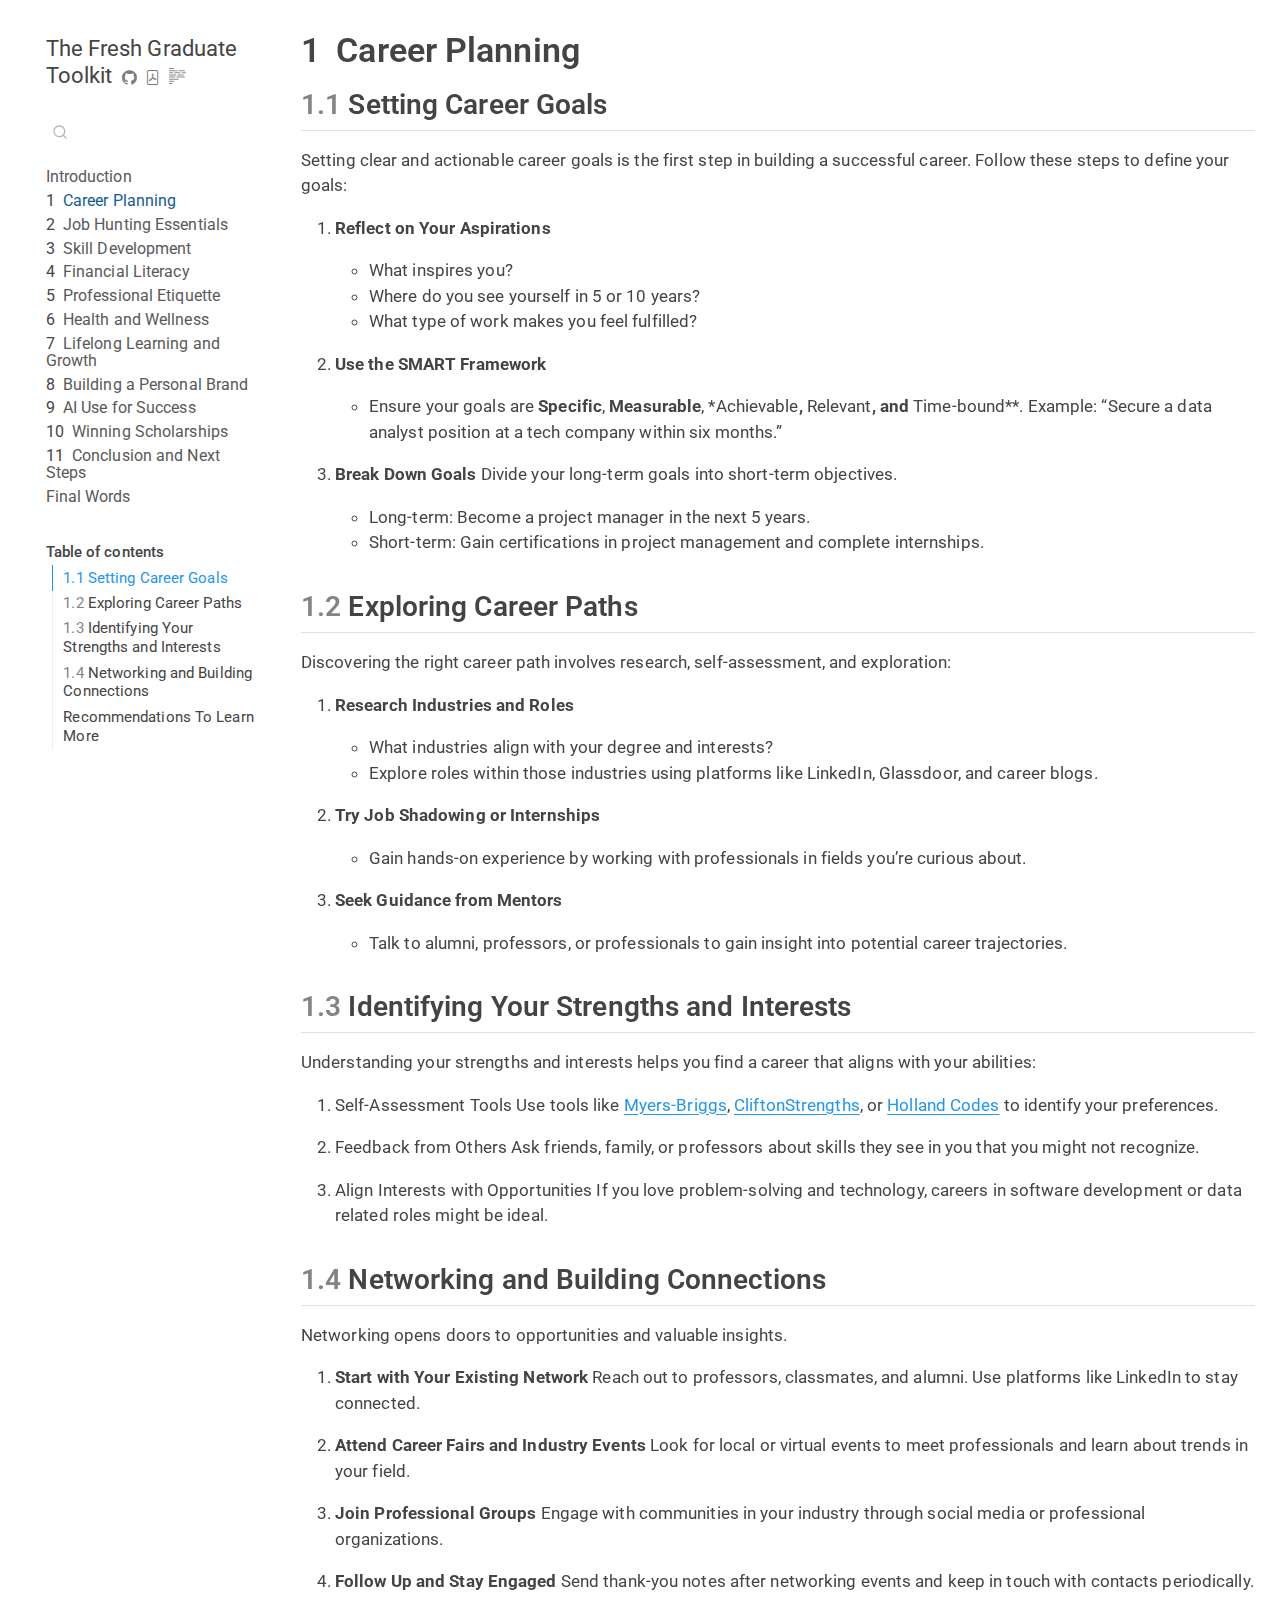
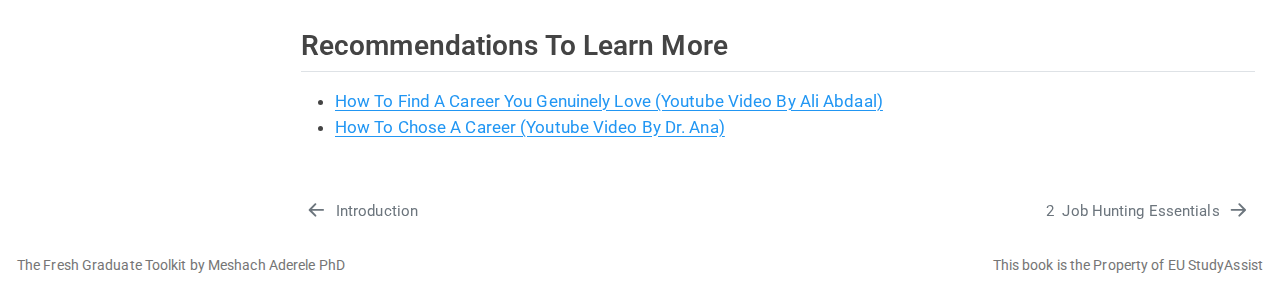
<file: career-planning.html>
<!DOCTYPE html>
<html xmlns="http://www.w3.org/1999/xhtml" lang="en" xml:lang="en"><head>

<meta charset="utf-8">
<meta name="generator" content="quarto-1.6.39">

<meta name="viewport" content="width=device-width, initial-scale=1.0, user-scalable=yes">


<title>1&nbsp; Career Planning – The Fresh Graduate Toolkit</title>
<style>
code{white-space: pre-wrap;}
span.smallcaps{font-variant: small-caps;}
div.columns{display: flex; gap: min(4vw, 1.5em);}
div.column{flex: auto; overflow-x: auto;}
div.hanging-indent{margin-left: 1.5em; text-indent: -1.5em;}
ul.task-list{list-style: none;}
ul.task-list li input[type="checkbox"] {
  width: 0.8em;
  margin: 0 0.8em 0.2em -1em; /* quarto-specific, see https://github.com/quarto-dev/quarto-cli/issues/4556 */ 
  vertical-align: middle;
}
</style>


<script src="site_libs/quarto-nav/quarto-nav.js"></script>
<script src="site_libs/quarto-nav/headroom.min.js"></script>
<script src="site_libs/clipboard/clipboard.min.js"></script>
<script src="site_libs/quarto-search/autocomplete.umd.js"></script>
<script src="site_libs/quarto-search/fuse.min.js"></script>
<script src="site_libs/quarto-search/quarto-search.js"></script>
<meta name="quarto:offset" content="./">
<link href="./job-hunting.html" rel="next">
<link href="./index.html" rel="prev">
<link href="./favicon.png" rel="icon" type="image/png">
<script src="site_libs/quarto-html/quarto.js"></script>
<script src="site_libs/quarto-html/popper.min.js"></script>
<script src="site_libs/quarto-html/tippy.umd.min.js"></script>
<script src="site_libs/quarto-html/anchor.min.js"></script>
<link href="site_libs/quarto-html/tippy.css" rel="stylesheet">
<link href="site_libs/quarto-html/quarto-syntax-highlighting-e26003cea8cd680ca0c55a263523d882.css" rel="stylesheet" id="quarto-text-highlighting-styles">
<script src="site_libs/bootstrap/bootstrap.min.js"></script>
<link href="site_libs/bootstrap/bootstrap-icons.css" rel="stylesheet">
<link href="site_libs/bootstrap/bootstrap-6e643872ac2ac89d8bb96e191e35982a.min.css" rel="stylesheet" append-hash="true" id="quarto-bootstrap" data-mode="light">
<script id="quarto-search-options" type="application/json">{
  "location": "sidebar",
  "copy-button": false,
  "collapse-after": 3,
  "panel-placement": "start",
  "type": "textbox",
  "limit": 50,
  "keyboard-shortcut": [
    "f",
    "/",
    "s"
  ],
  "show-item-context": false,
  "language": {
    "search-no-results-text": "No results",
    "search-matching-documents-text": "matching documents",
    "search-copy-link-title": "Copy link to search",
    "search-hide-matches-text": "Hide additional matches",
    "search-more-match-text": "more match in this document",
    "search-more-matches-text": "more matches in this document",
    "search-clear-button-title": "Clear",
    "search-text-placeholder": "",
    "search-detached-cancel-button-title": "Cancel",
    "search-submit-button-title": "Submit",
    "search-label": "Search"
  }
}</script>


</head>

<body class="nav-sidebar floating">

<div id="quarto-search-results"></div>
  <header id="quarto-header" class="headroom fixed-top">
  <nav class="quarto-secondary-nav">
    <div class="container-fluid d-flex">
      <button type="button" class="quarto-btn-toggle btn" data-bs-toggle="collapse" role="button" data-bs-target=".quarto-sidebar-collapse-item" aria-controls="quarto-sidebar" aria-expanded="false" aria-label="Toggle sidebar navigation" onclick="if (window.quartoToggleHeadroom) { window.quartoToggleHeadroom(); }">
        <i class="bi bi-layout-text-sidebar-reverse"></i>
      </button>
        <nav class="quarto-page-breadcrumbs" aria-label="breadcrumb"><ol class="breadcrumb"><li class="breadcrumb-item"><a href="./career-planning.html"><span class="chapter-number">1</span>&nbsp; <span class="chapter-title">Career Planning</span></a></li></ol></nav>
        <a class="flex-grow-1" role="navigation" data-bs-toggle="collapse" data-bs-target=".quarto-sidebar-collapse-item" aria-controls="quarto-sidebar" aria-expanded="false" aria-label="Toggle sidebar navigation" onclick="if (window.quartoToggleHeadroom) { window.quartoToggleHeadroom(); }">      
        </a>
      <button type="button" class="btn quarto-search-button" aria-label="Search" onclick="window.quartoOpenSearch();">
        <i class="bi bi-search"></i>
      </button>
    </div>
  </nav>
</header>
<!-- content -->
<div id="quarto-content" class="quarto-container page-columns page-rows-contents page-layout-full">
<!-- sidebar -->
  <nav id="quarto-sidebar" class="sidebar collapse collapse-horizontal quarto-sidebar-collapse-item sidebar-navigation floating overflow-auto">
    <div class="pt-lg-2 mt-2 text-left sidebar-header">
    <div class="sidebar-title mb-0 py-0">
      <a href="./">The Fresh Graduate Toolkit</a> 
        <div class="sidebar-tools-main tools-wide">
    <a href="https://github.com/EU-Study-Assist/grad-toolkit" title="Source Code" class="quarto-navigation-tool px-1" aria-label="Source Code"><i class="bi bi-github"></i></a>
    <a href="./The-Fresh-Graduate-Toolkit.pdf" title="Download PDF" class="quarto-navigation-tool px-1" aria-label="Download PDF"><i class="bi bi-file-pdf"></i></a>
  <a href="" class="quarto-reader-toggle quarto-navigation-tool px-1" onclick="window.quartoToggleReader(); return false;" title="Toggle reader mode">
  <div class="quarto-reader-toggle-btn">
  <i class="bi"></i>
  </div>
</a>
</div>
    </div>
      </div>
        <div class="mt-2 flex-shrink-0 align-items-center">
        <div class="sidebar-search">
        <div id="quarto-search" class="" title="Search"></div>
        </div>
        </div>
    <div class="sidebar-menu-container"> 
    <ul class="list-unstyled mt-1">
        <li class="sidebar-item">
  <div class="sidebar-item-container"> 
  <a href="./index.html" class="sidebar-item-text sidebar-link">
 <span class="menu-text">Introduction</span></a>
  </div>
</li>
        <li class="sidebar-item">
  <div class="sidebar-item-container"> 
  <a href="./career-planning.html" class="sidebar-item-text sidebar-link active">
 <span class="menu-text"><span class="chapter-number">1</span>&nbsp; <span class="chapter-title">Career Planning</span></span></a>
  </div>
</li>
        <li class="sidebar-item">
  <div class="sidebar-item-container"> 
  <a href="./job-hunting.html" class="sidebar-item-text sidebar-link">
 <span class="menu-text"><span class="chapter-number">2</span>&nbsp; <span class="chapter-title">Job Hunting Essentials</span></span></a>
  </div>
</li>
        <li class="sidebar-item">
  <div class="sidebar-item-container"> 
  <a href="./skill-dev.html" class="sidebar-item-text sidebar-link">
 <span class="menu-text"><span class="chapter-number">3</span>&nbsp; <span class="chapter-title">Skill Development</span></span></a>
  </div>
</li>
        <li class="sidebar-item">
  <div class="sidebar-item-container"> 
  <a href="./fin-literacy.html" class="sidebar-item-text sidebar-link">
 <span class="menu-text"><span class="chapter-number">4</span>&nbsp; <span class="chapter-title">Financial Literacy</span></span></a>
  </div>
</li>
        <li class="sidebar-item">
  <div class="sidebar-item-container"> 
  <a href="./professional-etq.html" class="sidebar-item-text sidebar-link">
 <span class="menu-text"><span class="chapter-number">5</span>&nbsp; <span class="chapter-title">Professional Etiquette</span></span></a>
  </div>
</li>
        <li class="sidebar-item">
  <div class="sidebar-item-container"> 
  <a href="./health-wellness.html" class="sidebar-item-text sidebar-link">
 <span class="menu-text"><span class="chapter-number">6</span>&nbsp; <span class="chapter-title">Health and Wellness</span></span></a>
  </div>
</li>
        <li class="sidebar-item">
  <div class="sidebar-item-container"> 
  <a href="./life-growth.html" class="sidebar-item-text sidebar-link">
 <span class="menu-text"><span class="chapter-number">7</span>&nbsp; <span class="chapter-title">Lifelong Learning and Growth</span></span></a>
  </div>
</li>
        <li class="sidebar-item">
  <div class="sidebar-item-container"> 
  <a href="./personal-brand.html" class="sidebar-item-text sidebar-link">
 <span class="menu-text"><span class="chapter-number">8</span>&nbsp; <span class="chapter-title">Building a Personal Brand</span></span></a>
  </div>
</li>
        <li class="sidebar-item">
  <div class="sidebar-item-container"> 
  <a href="./ai.html" class="sidebar-item-text sidebar-link">
 <span class="menu-text"><span class="chapter-number">9</span>&nbsp; <span class="chapter-title">AI Use for Success</span></span></a>
  </div>
</li>
        <li class="sidebar-item">
  <div class="sidebar-item-container"> 
  <a href="./scholarship.html" class="sidebar-item-text sidebar-link">
 <span class="menu-text"><span class="chapter-number">10</span>&nbsp; <span class="chapter-title">Winning Scholarships</span></span></a>
  </div>
</li>
        <li class="sidebar-item">
  <div class="sidebar-item-container"> 
  <a href="./conclusion.html" class="sidebar-item-text sidebar-link">
 <span class="menu-text"><span class="chapter-number">11</span>&nbsp; <span class="chapter-title">Conclusion and Next Steps</span></span></a>
  </div>
</li>
        <li class="sidebar-item">
  <div class="sidebar-item-container"> 
  <a href="./final.html" class="sidebar-item-text sidebar-link">
 <span class="menu-text">Final Words</span></a>
  </div>
</li>
    </ul>
    </div>
    <nav id="TOC" role="doc-toc" class="toc-active">
    <h2 id="toc-title">Table of contents</h2>
   
  <ul class="collapse">
  <li><a href="#setting-career-goals" id="toc-setting-career-goals" class="nav-link active" data-scroll-target="#setting-career-goals"><span class="header-section-number">1.1</span> Setting Career Goals</a></li>
  <li><a href="#exploring-career-paths" id="toc-exploring-career-paths" class="nav-link" data-scroll-target="#exploring-career-paths"><span class="header-section-number">1.2</span> Exploring Career Paths</a></li>
  <li><a href="#identifying-your-strengths-and-interests" id="toc-identifying-your-strengths-and-interests" class="nav-link" data-scroll-target="#identifying-your-strengths-and-interests"><span class="header-section-number">1.3</span> Identifying Your Strengths and Interests</a></li>
  <li><a href="#networking-and-building-connections" id="toc-networking-and-building-connections" class="nav-link" data-scroll-target="#networking-and-building-connections"><span class="header-section-number">1.4</span> Networking and Building Connections</a></li>
  <li><a href="#recommendations-to-learn-more" id="toc-recommendations-to-learn-more" class="nav-link" data-scroll-target="#recommendations-to-learn-more">Recommendations To Learn More</a></li>
  </ul>
</nav>
</nav>
<div id="quarto-sidebar-glass" class="quarto-sidebar-collapse-item" data-bs-toggle="collapse" data-bs-target=".quarto-sidebar-collapse-item"></div>
<!-- margin-sidebar -->
    <div id="quarto-margin-sidebar" class="sidebar margin-sidebar zindex-bottom">
    </div>
<!-- main -->
<main class="content column-page-right" id="quarto-document-content">

<header id="title-block-header" class="quarto-title-block default">
<div class="quarto-title">
<h1 class="title"><span class="chapter-number">1</span>&nbsp; <span class="chapter-title">Career Planning</span></h1>
</div>



<div class="quarto-title-meta column-page-right">

    
  
    
  </div>
  


</header>


<section id="setting-career-goals" class="level2" data-number="1.1">
<h2 data-number="1.1" class="anchored" data-anchor-id="setting-career-goals"><span class="header-section-number">1.1</span> Setting Career Goals</h2>
<p>Setting clear and actionable career goals is the first step in building a successful career. Follow these steps to define your goals:</p>
<ol type="1">
<li><p><strong>Reflect on Your Aspirations</strong></p>
<ul>
<li>What inspires you?</li>
<li>Where do you see yourself in 5 or 10 years?</li>
<li>What type of work makes you feel fulfilled?</li>
</ul></li>
<li><p><strong>Use the SMART Framework</strong></p>
<ul>
<li>Ensure your goals are <strong>Specific</strong>, <strong>Measurable</strong>, *Achievable<strong>, </strong>Relevant<strong>, and </strong>Time-bound**. Example: “Secure a data analyst position at a tech company within six months.”</li>
</ul></li>
<li><p><strong>Break Down Goals</strong> Divide your long-term goals into short-term objectives.</p>
<ul>
<li>Long-term: Become a project manager in the next 5 years.</li>
<li>Short-term: Gain certifications in project management and complete internships.</li>
</ul></li>
</ol>
</section>
<section id="exploring-career-paths" class="level2" data-number="1.2">
<h2 data-number="1.2" class="anchored" data-anchor-id="exploring-career-paths"><span class="header-section-number">1.2</span> Exploring Career Paths</h2>
<p>Discovering the right career path involves research, self-assessment, and exploration:</p>
<ol type="1">
<li><p><strong>Research Industries and Roles</strong></p>
<ul>
<li>What industries align with your degree and interests?</li>
<li>Explore roles within those industries using platforms like LinkedIn, Glassdoor, and career blogs.</li>
</ul></li>
<li><p><strong>Try Job Shadowing or Internships</strong></p>
<ul>
<li>Gain hands-on experience by working with professionals in fields you’re curious about.</li>
</ul></li>
<li><p><strong>Seek Guidance from Mentors</strong></p>
<ul>
<li>Talk to alumni, professors, or professionals to gain insight into potential career trajectories.</li>
</ul></li>
</ol>
</section>
<section id="identifying-your-strengths-and-interests" class="level2" data-number="1.3">
<h2 data-number="1.3" class="anchored" data-anchor-id="identifying-your-strengths-and-interests"><span class="header-section-number">1.3</span> Identifying Your Strengths and Interests</h2>
<p>Understanding your strengths and interests helps you find a career that aligns with your abilities:</p>
<ol type="1">
<li><p>Self-Assessment Tools Use tools like <a href="https://blossomup.co/lp/personality-test/?utm_medium=cpc&amp;utm_source=google&amp;utm_campaign=21149437428&amp;gad_source=1&amp;gclid=Cj0KCQiAgdC6BhCgARIsAPWNWH1sHwpdSrnkS5EMBOhrr_dlUEXXZ8apuD8-5SEJuFdRYkw8dj4qzRsaAn8iEALw_wcB">Myers-Briggs</a>, <a href="https://www.gallup.com/cliftonstrengths/en/252137/home.aspx">CliftonStrengths</a>, or <a href="https://www.roguecc.edu/counseling/hollandcodes/about.asp">Holland Codes</a> to identify your preferences.</p></li>
<li><p>Feedback from Others Ask friends, family, or professors about skills they see in you that you might not recognize.</p></li>
<li><p>Align Interests with Opportunities If you love problem-solving and technology, careers in software development or data related roles might be ideal.</p></li>
</ol>
</section>
<section id="networking-and-building-connections" class="level2" data-number="1.4">
<h2 data-number="1.4" class="anchored" data-anchor-id="networking-and-building-connections"><span class="header-section-number">1.4</span> Networking and Building Connections</h2>
<p>Networking opens doors to opportunities and valuable insights.</p>
<ol type="1">
<li><p><strong>Start with Your Existing Network</strong> Reach out to professors, classmates, and alumni. Use platforms like LinkedIn to stay connected.</p></li>
<li><p><strong>Attend Career Fairs and Industry Events</strong> Look for local or virtual events to meet professionals and learn about trends in your field.</p></li>
<li><p><strong>Join Professional Groups</strong> Engage with communities in your industry through social media or professional organizations.</p></li>
<li><p><strong>Follow Up and Stay Engaged</strong> Send thank-you notes after networking events and keep in touch with contacts periodically.</p></li>
</ol>
</section>
<section id="recommendations-to-learn-more" class="level2 unnumbered">
<h2 class="unnumbered anchored" data-anchor-id="recommendations-to-learn-more">Recommendations To Learn More</h2>
<ul>
<li><a href="https://www.youtube.com/watch?v=O3m14PVOq_g&amp;pp=ygUfY2FyZWVyIHBsYW5uaW5nIGFuZCBkZXZlbG9wbWVudA%3D%3D">How To Find A Career You Genuinely Love (Youtube Video By Ali Abdaal)</a></li>
<li><a href="https://www.youtube.com/watch?v=MNbcaD4YUxI&amp;t=456s&amp;pp=ygUfY2FyZWVyIHBsYW5uaW5nIGFuZCBkZXZlbG9wbWVudA%3D%3D">How To Chose A Career (Youtube Video By Dr.&nbsp;Ana)</a></li>
</ul>


</section>

</main> <!-- /main -->
<script id="quarto-html-after-body" type="application/javascript">
window.document.addEventListener("DOMContentLoaded", function (event) {
  const toggleBodyColorMode = (bsSheetEl) => {
    const mode = bsSheetEl.getAttribute("data-mode");
    const bodyEl = window.document.querySelector("body");
    if (mode === "dark") {
      bodyEl.classList.add("quarto-dark");
      bodyEl.classList.remove("quarto-light");
    } else {
      bodyEl.classList.add("quarto-light");
      bodyEl.classList.remove("quarto-dark");
    }
  }
  const toggleBodyColorPrimary = () => {
    const bsSheetEl = window.document.querySelector("link#quarto-bootstrap");
    if (bsSheetEl) {
      toggleBodyColorMode(bsSheetEl);
    }
  }
  toggleBodyColorPrimary();  
  const icon = "";
  const anchorJS = new window.AnchorJS();
  anchorJS.options = {
    placement: 'right',
    icon: icon
  };
  anchorJS.add('.anchored');
  const isCodeAnnotation = (el) => {
    for (const clz of el.classList) {
      if (clz.startsWith('code-annotation-')) {                     
        return true;
      }
    }
    return false;
  }
  const onCopySuccess = function(e) {
    // button target
    const button = e.trigger;
    // don't keep focus
    button.blur();
    // flash "checked"
    button.classList.add('code-copy-button-checked');
    var currentTitle = button.getAttribute("title");
    button.setAttribute("title", "Copied!");
    let tooltip;
    if (window.bootstrap) {
      button.setAttribute("data-bs-toggle", "tooltip");
      button.setAttribute("data-bs-placement", "left");
      button.setAttribute("data-bs-title", "Copied!");
      tooltip = new bootstrap.Tooltip(button, 
        { trigger: "manual", 
          customClass: "code-copy-button-tooltip",
          offset: [0, -8]});
      tooltip.show();    
    }
    setTimeout(function() {
      if (tooltip) {
        tooltip.hide();
        button.removeAttribute("data-bs-title");
        button.removeAttribute("data-bs-toggle");
        button.removeAttribute("data-bs-placement");
      }
      button.setAttribute("title", currentTitle);
      button.classList.remove('code-copy-button-checked');
    }, 1000);
    // clear code selection
    e.clearSelection();
  }
  const getTextToCopy = function(trigger) {
      const codeEl = trigger.previousElementSibling.cloneNode(true);
      for (const childEl of codeEl.children) {
        if (isCodeAnnotation(childEl)) {
          childEl.remove();
        }
      }
      return codeEl.innerText;
  }
  const clipboard = new window.ClipboardJS('.code-copy-button:not([data-in-quarto-modal])', {
    text: getTextToCopy
  });
  clipboard.on('success', onCopySuccess);
  if (window.document.getElementById('quarto-embedded-source-code-modal')) {
    const clipboardModal = new window.ClipboardJS('.code-copy-button[data-in-quarto-modal]', {
      text: getTextToCopy,
      container: window.document.getElementById('quarto-embedded-source-code-modal')
    });
    clipboardModal.on('success', onCopySuccess);
  }
    var localhostRegex = new RegExp(/^(?:http|https):\/\/localhost\:?[0-9]*\//);
    var mailtoRegex = new RegExp(/^mailto:/);
      var filterRegex = new RegExp("https:\/\/eu-study-assist\.github\.io\/grad-toolkit\/");
    var isInternal = (href) => {
        return filterRegex.test(href) || localhostRegex.test(href) || mailtoRegex.test(href);
    }
    // Inspect non-navigation links and adorn them if external
 	var links = window.document.querySelectorAll('a[href]:not(.nav-link):not(.navbar-brand):not(.toc-action):not(.sidebar-link):not(.sidebar-item-toggle):not(.pagination-link):not(.no-external):not([aria-hidden]):not(.dropdown-item):not(.quarto-navigation-tool):not(.about-link)');
    for (var i=0; i<links.length; i++) {
      const link = links[i];
      if (!isInternal(link.href)) {
        // undo the damage that might have been done by quarto-nav.js in the case of
        // links that we want to consider external
        if (link.dataset.originalHref !== undefined) {
          link.href = link.dataset.originalHref;
        }
      }
    }
  function tippyHover(el, contentFn, onTriggerFn, onUntriggerFn) {
    const config = {
      allowHTML: true,
      maxWidth: 500,
      delay: 100,
      arrow: false,
      appendTo: function(el) {
          return el.parentElement;
      },
      interactive: true,
      interactiveBorder: 10,
      theme: 'quarto',
      placement: 'bottom-start',
    };
    if (contentFn) {
      config.content = contentFn;
    }
    if (onTriggerFn) {
      config.onTrigger = onTriggerFn;
    }
    if (onUntriggerFn) {
      config.onUntrigger = onUntriggerFn;
    }
    window.tippy(el, config); 
  }
  const noterefs = window.document.querySelectorAll('a[role="doc-noteref"]');
  for (var i=0; i<noterefs.length; i++) {
    const ref = noterefs[i];
    tippyHover(ref, function() {
      // use id or data attribute instead here
      let href = ref.getAttribute('data-footnote-href') || ref.getAttribute('href');
      try { href = new URL(href).hash; } catch {}
      const id = href.replace(/^#\/?/, "");
      const note = window.document.getElementById(id);
      if (note) {
        return note.innerHTML;
      } else {
        return "";
      }
    });
  }
  const xrefs = window.document.querySelectorAll('a.quarto-xref');
  const processXRef = (id, note) => {
    // Strip column container classes
    const stripColumnClz = (el) => {
      el.classList.remove("page-full", "page-columns");
      if (el.children) {
        for (const child of el.children) {
          stripColumnClz(child);
        }
      }
    }
    stripColumnClz(note)
    if (id === null || id.startsWith('sec-')) {
      // Special case sections, only their first couple elements
      const container = document.createElement("div");
      if (note.children && note.children.length > 2) {
        container.appendChild(note.children[0].cloneNode(true));
        for (let i = 1; i < note.children.length; i++) {
          const child = note.children[i];
          if (child.tagName === "P" && child.innerText === "") {
            continue;
          } else {
            container.appendChild(child.cloneNode(true));
            break;
          }
        }
        if (window.Quarto?.typesetMath) {
          window.Quarto.typesetMath(container);
        }
        return container.innerHTML
      } else {
        if (window.Quarto?.typesetMath) {
          window.Quarto.typesetMath(note);
        }
        return note.innerHTML;
      }
    } else {
      // Remove any anchor links if they are present
      const anchorLink = note.querySelector('a.anchorjs-link');
      if (anchorLink) {
        anchorLink.remove();
      }
      if (window.Quarto?.typesetMath) {
        window.Quarto.typesetMath(note);
      }
      if (note.classList.contains("callout")) {
        return note.outerHTML;
      } else {
        return note.innerHTML;
      }
    }
  }
  for (var i=0; i<xrefs.length; i++) {
    const xref = xrefs[i];
    tippyHover(xref, undefined, function(instance) {
      instance.disable();
      let url = xref.getAttribute('href');
      let hash = undefined; 
      if (url.startsWith('#')) {
        hash = url;
      } else {
        try { hash = new URL(url).hash; } catch {}
      }
      if (hash) {
        const id = hash.replace(/^#\/?/, "");
        const note = window.document.getElementById(id);
        if (note !== null) {
          try {
            const html = processXRef(id, note.cloneNode(true));
            instance.setContent(html);
          } finally {
            instance.enable();
            instance.show();
          }
        } else {
          // See if we can fetch this
          fetch(url.split('#')[0])
          .then(res => res.text())
          .then(html => {
            const parser = new DOMParser();
            const htmlDoc = parser.parseFromString(html, "text/html");
            const note = htmlDoc.getElementById(id);
            if (note !== null) {
              const html = processXRef(id, note);
              instance.setContent(html);
            } 
          }).finally(() => {
            instance.enable();
            instance.show();
          });
        }
      } else {
        // See if we can fetch a full url (with no hash to target)
        // This is a special case and we should probably do some content thinning / targeting
        fetch(url)
        .then(res => res.text())
        .then(html => {
          const parser = new DOMParser();
          const htmlDoc = parser.parseFromString(html, "text/html");
          const note = htmlDoc.querySelector('main.content');
          if (note !== null) {
            // This should only happen for chapter cross references
            // (since there is no id in the URL)
            // remove the first header
            if (note.children.length > 0 && note.children[0].tagName === "HEADER") {
              note.children[0].remove();
            }
            const html = processXRef(null, note);
            instance.setContent(html);
          } 
        }).finally(() => {
          instance.enable();
          instance.show();
        });
      }
    }, function(instance) {
    });
  }
      let selectedAnnoteEl;
      const selectorForAnnotation = ( cell, annotation) => {
        let cellAttr = 'data-code-cell="' + cell + '"';
        let lineAttr = 'data-code-annotation="' +  annotation + '"';
        const selector = 'span[' + cellAttr + '][' + lineAttr + ']';
        return selector;
      }
      const selectCodeLines = (annoteEl) => {
        const doc = window.document;
        const targetCell = annoteEl.getAttribute("data-target-cell");
        const targetAnnotation = annoteEl.getAttribute("data-target-annotation");
        const annoteSpan = window.document.querySelector(selectorForAnnotation(targetCell, targetAnnotation));
        const lines = annoteSpan.getAttribute("data-code-lines").split(",");
        const lineIds = lines.map((line) => {
          return targetCell + "-" + line;
        })
        let top = null;
        let height = null;
        let parent = null;
        if (lineIds.length > 0) {
            //compute the position of the single el (top and bottom and make a div)
            const el = window.document.getElementById(lineIds[0]);
            top = el.offsetTop;
            height = el.offsetHeight;
            parent = el.parentElement.parentElement;
          if (lineIds.length > 1) {
            const lastEl = window.document.getElementById(lineIds[lineIds.length - 1]);
            const bottom = lastEl.offsetTop + lastEl.offsetHeight;
            height = bottom - top;
          }
          if (top !== null && height !== null && parent !== null) {
            // cook up a div (if necessary) and position it 
            let div = window.document.getElementById("code-annotation-line-highlight");
            if (div === null) {
              div = window.document.createElement("div");
              div.setAttribute("id", "code-annotation-line-highlight");
              div.style.position = 'absolute';
              parent.appendChild(div);
            }
            div.style.top = top - 2 + "px";
            div.style.height = height + 4 + "px";
            div.style.left = 0;
            let gutterDiv = window.document.getElementById("code-annotation-line-highlight-gutter");
            if (gutterDiv === null) {
              gutterDiv = window.document.createElement("div");
              gutterDiv.setAttribute("id", "code-annotation-line-highlight-gutter");
              gutterDiv.style.position = 'absolute';
              const codeCell = window.document.getElementById(targetCell);
              const gutter = codeCell.querySelector('.code-annotation-gutter');
              gutter.appendChild(gutterDiv);
            }
            gutterDiv.style.top = top - 2 + "px";
            gutterDiv.style.height = height + 4 + "px";
          }
          selectedAnnoteEl = annoteEl;
        }
      };
      const unselectCodeLines = () => {
        const elementsIds = ["code-annotation-line-highlight", "code-annotation-line-highlight-gutter"];
        elementsIds.forEach((elId) => {
          const div = window.document.getElementById(elId);
          if (div) {
            div.remove();
          }
        });
        selectedAnnoteEl = undefined;
      };
        // Handle positioning of the toggle
    window.addEventListener(
      "resize",
      throttle(() => {
        elRect = undefined;
        if (selectedAnnoteEl) {
          selectCodeLines(selectedAnnoteEl);
        }
      }, 10)
    );
    function throttle(fn, ms) {
    let throttle = false;
    let timer;
      return (...args) => {
        if(!throttle) { // first call gets through
            fn.apply(this, args);
            throttle = true;
        } else { // all the others get throttled
            if(timer) clearTimeout(timer); // cancel #2
            timer = setTimeout(() => {
              fn.apply(this, args);
              timer = throttle = false;
            }, ms);
        }
      };
    }
      // Attach click handler to the DT
      const annoteDls = window.document.querySelectorAll('dt[data-target-cell]');
      for (const annoteDlNode of annoteDls) {
        annoteDlNode.addEventListener('click', (event) => {
          const clickedEl = event.target;
          if (clickedEl !== selectedAnnoteEl) {
            unselectCodeLines();
            const activeEl = window.document.querySelector('dt[data-target-cell].code-annotation-active');
            if (activeEl) {
              activeEl.classList.remove('code-annotation-active');
            }
            selectCodeLines(clickedEl);
            clickedEl.classList.add('code-annotation-active');
          } else {
            // Unselect the line
            unselectCodeLines();
            clickedEl.classList.remove('code-annotation-active');
          }
        });
      }
  const findCites = (el) => {
    const parentEl = el.parentElement;
    if (parentEl) {
      const cites = parentEl.dataset.cites;
      if (cites) {
        return {
          el,
          cites: cites.split(' ')
        };
      } else {
        return findCites(el.parentElement)
      }
    } else {
      return undefined;
    }
  };
  var bibliorefs = window.document.querySelectorAll('a[role="doc-biblioref"]');
  for (var i=0; i<bibliorefs.length; i++) {
    const ref = bibliorefs[i];
    const citeInfo = findCites(ref);
    if (citeInfo) {
      tippyHover(citeInfo.el, function() {
        var popup = window.document.createElement('div');
        citeInfo.cites.forEach(function(cite) {
          var citeDiv = window.document.createElement('div');
          citeDiv.classList.add('hanging-indent');
          citeDiv.classList.add('csl-entry');
          var biblioDiv = window.document.getElementById('ref-' + cite);
          if (biblioDiv) {
            citeDiv.innerHTML = biblioDiv.innerHTML;
          }
          popup.appendChild(citeDiv);
        });
        return popup.innerHTML;
      });
    }
  }
});
</script>
<nav class="page-navigation column-page-right">
  <div class="nav-page nav-page-previous">
      <a href="./index.html" class="pagination-link" aria-label="Introduction">
        <i class="bi bi-arrow-left-short"></i> <span class="nav-page-text">Introduction</span>
      </a>          
  </div>
  <div class="nav-page nav-page-next">
      <a href="./job-hunting.html" class="pagination-link" aria-label="Job Hunting Essentials">
        <span class="nav-page-text"><span class="chapter-number">2</span>&nbsp; <span class="chapter-title">Job Hunting Essentials</span></span> <i class="bi bi-arrow-right-short"></i>
      </a>
  </div>
</nav>
</div> <!-- /content -->
<footer class="footer">
  <div class="nav-footer">
    <div class="nav-footer-left">
<p>The Fresh Graduate Toolkit by Meshach Aderele PhD</p>
</div>   
    <div class="nav-footer-center">
      &nbsp;
    </div>
    <div class="nav-footer-right">
<p>This book is the Property of EU StudyAssist</p>
</div>
  </div>
</footer>




</body></html>
</file>
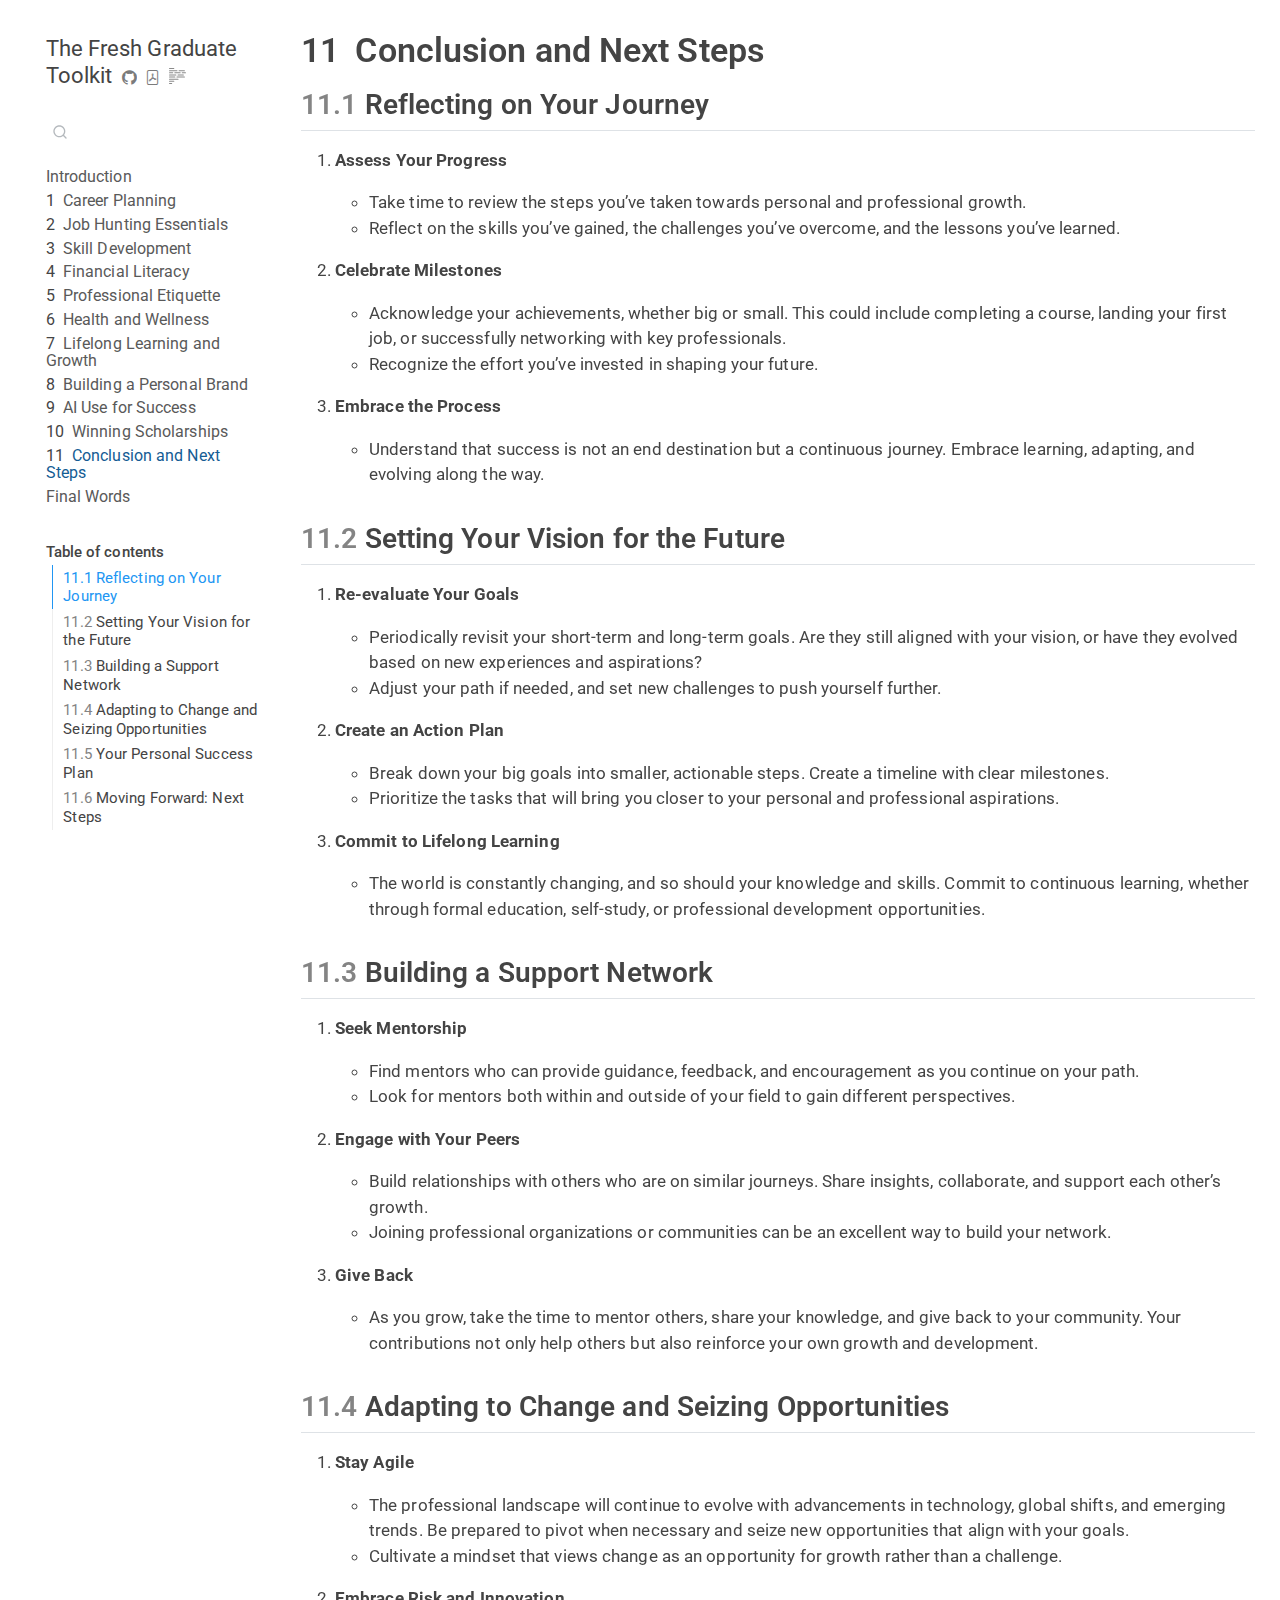
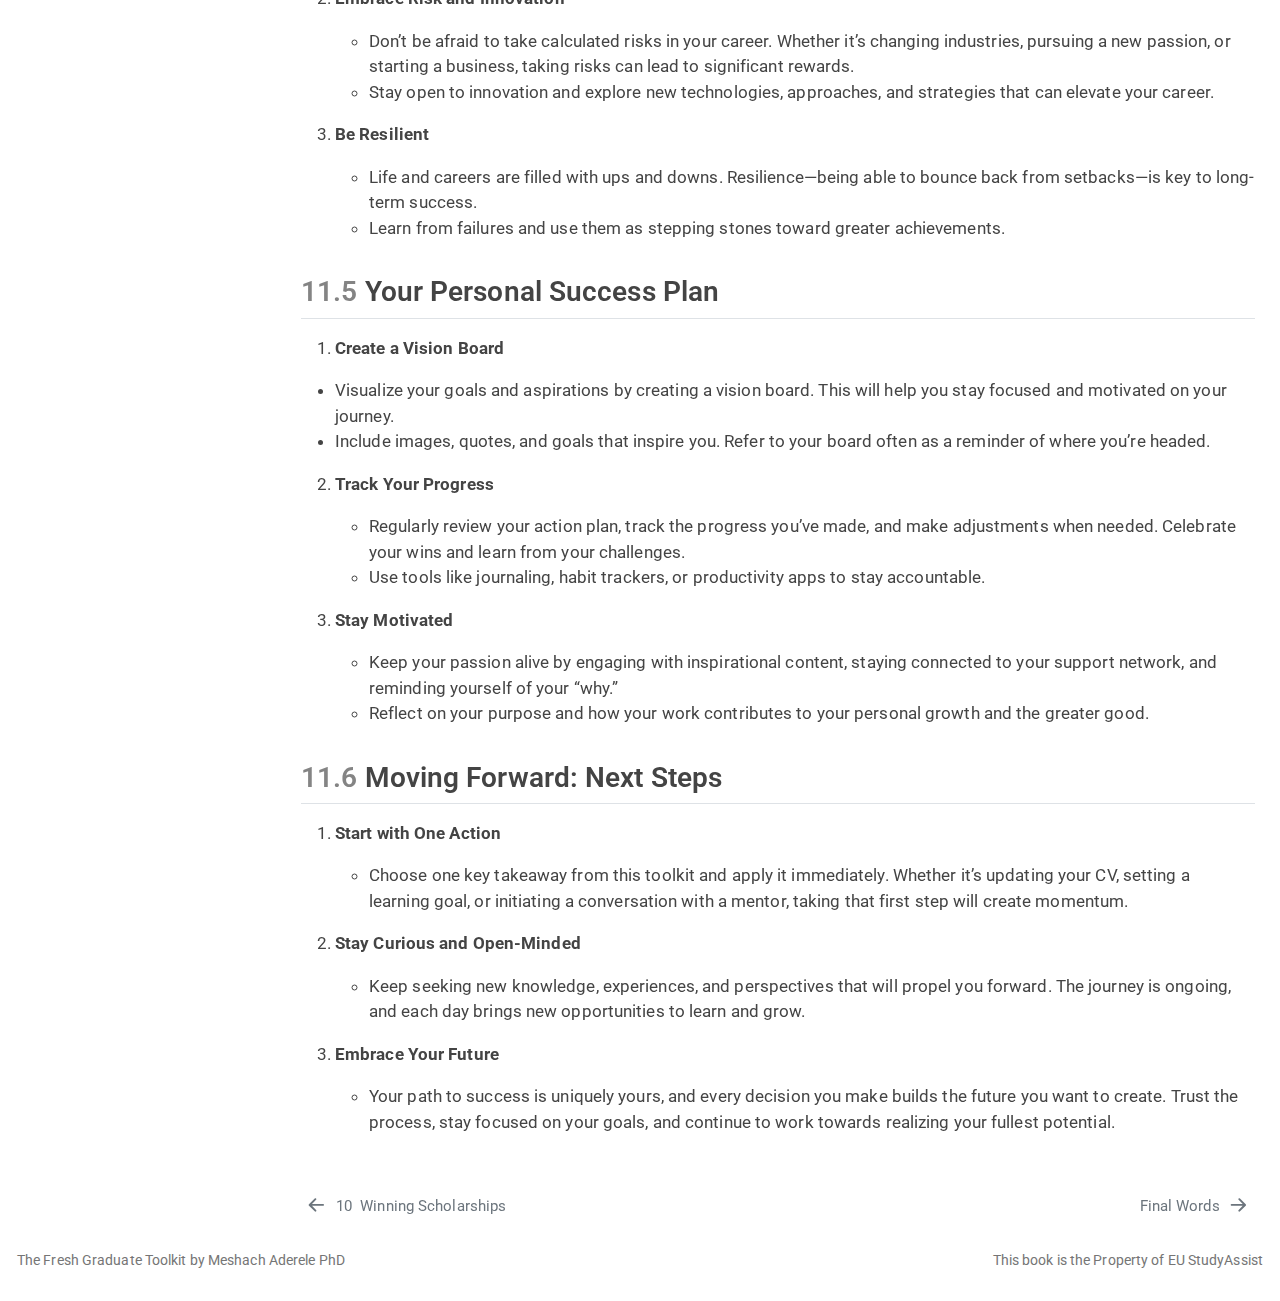
<file: conclusion.html>
<!DOCTYPE html>
<html xmlns="http://www.w3.org/1999/xhtml" lang="en" xml:lang="en"><head>

<meta charset="utf-8">
<meta name="generator" content="quarto-1.6.39">

<meta name="viewport" content="width=device-width, initial-scale=1.0, user-scalable=yes">


<title>11&nbsp; Conclusion and Next Steps – The Fresh Graduate Toolkit</title>
<style>
code{white-space: pre-wrap;}
span.smallcaps{font-variant: small-caps;}
div.columns{display: flex; gap: min(4vw, 1.5em);}
div.column{flex: auto; overflow-x: auto;}
div.hanging-indent{margin-left: 1.5em; text-indent: -1.5em;}
ul.task-list{list-style: none;}
ul.task-list li input[type="checkbox"] {
  width: 0.8em;
  margin: 0 0.8em 0.2em -1em; /* quarto-specific, see https://github.com/quarto-dev/quarto-cli/issues/4556 */ 
  vertical-align: middle;
}
</style>


<script src="site_libs/quarto-nav/quarto-nav.js"></script>
<script src="site_libs/quarto-nav/headroom.min.js"></script>
<script src="site_libs/clipboard/clipboard.min.js"></script>
<script src="site_libs/quarto-search/autocomplete.umd.js"></script>
<script src="site_libs/quarto-search/fuse.min.js"></script>
<script src="site_libs/quarto-search/quarto-search.js"></script>
<meta name="quarto:offset" content="./">
<link href="./final.html" rel="next">
<link href="./scholarship.html" rel="prev">
<link href="./favicon.png" rel="icon" type="image/png">
<script src="site_libs/quarto-html/quarto.js"></script>
<script src="site_libs/quarto-html/popper.min.js"></script>
<script src="site_libs/quarto-html/tippy.umd.min.js"></script>
<script src="site_libs/quarto-html/anchor.min.js"></script>
<link href="site_libs/quarto-html/tippy.css" rel="stylesheet">
<link href="site_libs/quarto-html/quarto-syntax-highlighting-e26003cea8cd680ca0c55a263523d882.css" rel="stylesheet" id="quarto-text-highlighting-styles">
<script src="site_libs/bootstrap/bootstrap.min.js"></script>
<link href="site_libs/bootstrap/bootstrap-icons.css" rel="stylesheet">
<link href="site_libs/bootstrap/bootstrap-6e643872ac2ac89d8bb96e191e35982a.min.css" rel="stylesheet" append-hash="true" id="quarto-bootstrap" data-mode="light">
<script id="quarto-search-options" type="application/json">{
  "location": "sidebar",
  "copy-button": false,
  "collapse-after": 3,
  "panel-placement": "start",
  "type": "textbox",
  "limit": 50,
  "keyboard-shortcut": [
    "f",
    "/",
    "s"
  ],
  "show-item-context": false,
  "language": {
    "search-no-results-text": "No results",
    "search-matching-documents-text": "matching documents",
    "search-copy-link-title": "Copy link to search",
    "search-hide-matches-text": "Hide additional matches",
    "search-more-match-text": "more match in this document",
    "search-more-matches-text": "more matches in this document",
    "search-clear-button-title": "Clear",
    "search-text-placeholder": "",
    "search-detached-cancel-button-title": "Cancel",
    "search-submit-button-title": "Submit",
    "search-label": "Search"
  }
}</script>


</head>

<body class="nav-sidebar floating">

<div id="quarto-search-results"></div>
  <header id="quarto-header" class="headroom fixed-top">
  <nav class="quarto-secondary-nav">
    <div class="container-fluid d-flex">
      <button type="button" class="quarto-btn-toggle btn" data-bs-toggle="collapse" role="button" data-bs-target=".quarto-sidebar-collapse-item" aria-controls="quarto-sidebar" aria-expanded="false" aria-label="Toggle sidebar navigation" onclick="if (window.quartoToggleHeadroom) { window.quartoToggleHeadroom(); }">
        <i class="bi bi-layout-text-sidebar-reverse"></i>
      </button>
        <nav class="quarto-page-breadcrumbs" aria-label="breadcrumb"><ol class="breadcrumb"><li class="breadcrumb-item"><a href="./conclusion.html"><span class="chapter-number">11</span>&nbsp; <span class="chapter-title">Conclusion and Next Steps</span></a></li></ol></nav>
        <a class="flex-grow-1" role="navigation" data-bs-toggle="collapse" data-bs-target=".quarto-sidebar-collapse-item" aria-controls="quarto-sidebar" aria-expanded="false" aria-label="Toggle sidebar navigation" onclick="if (window.quartoToggleHeadroom) { window.quartoToggleHeadroom(); }">      
        </a>
      <button type="button" class="btn quarto-search-button" aria-label="Search" onclick="window.quartoOpenSearch();">
        <i class="bi bi-search"></i>
      </button>
    </div>
  </nav>
</header>
<!-- content -->
<div id="quarto-content" class="quarto-container page-columns page-rows-contents page-layout-full">
<!-- sidebar -->
  <nav id="quarto-sidebar" class="sidebar collapse collapse-horizontal quarto-sidebar-collapse-item sidebar-navigation floating overflow-auto">
    <div class="pt-lg-2 mt-2 text-left sidebar-header">
    <div class="sidebar-title mb-0 py-0">
      <a href="./">The Fresh Graduate Toolkit</a> 
        <div class="sidebar-tools-main tools-wide">
    <a href="https://github.com/EU-Study-Assist/grad-toolkit" title="Source Code" class="quarto-navigation-tool px-1" aria-label="Source Code"><i class="bi bi-github"></i></a>
    <a href="./The-Fresh-Graduate-Toolkit.pdf" title="Download PDF" class="quarto-navigation-tool px-1" aria-label="Download PDF"><i class="bi bi-file-pdf"></i></a>
  <a href="" class="quarto-reader-toggle quarto-navigation-tool px-1" onclick="window.quartoToggleReader(); return false;" title="Toggle reader mode">
  <div class="quarto-reader-toggle-btn">
  <i class="bi"></i>
  </div>
</a>
</div>
    </div>
      </div>
        <div class="mt-2 flex-shrink-0 align-items-center">
        <div class="sidebar-search">
        <div id="quarto-search" class="" title="Search"></div>
        </div>
        </div>
    <div class="sidebar-menu-container"> 
    <ul class="list-unstyled mt-1">
        <li class="sidebar-item">
  <div class="sidebar-item-container"> 
  <a href="./index.html" class="sidebar-item-text sidebar-link">
 <span class="menu-text">Introduction</span></a>
  </div>
</li>
        <li class="sidebar-item">
  <div class="sidebar-item-container"> 
  <a href="./career-planning.html" class="sidebar-item-text sidebar-link">
 <span class="menu-text"><span class="chapter-number">1</span>&nbsp; <span class="chapter-title">Career Planning</span></span></a>
  </div>
</li>
        <li class="sidebar-item">
  <div class="sidebar-item-container"> 
  <a href="./job-hunting.html" class="sidebar-item-text sidebar-link">
 <span class="menu-text"><span class="chapter-number">2</span>&nbsp; <span class="chapter-title">Job Hunting Essentials</span></span></a>
  </div>
</li>
        <li class="sidebar-item">
  <div class="sidebar-item-container"> 
  <a href="./skill-dev.html" class="sidebar-item-text sidebar-link">
 <span class="menu-text"><span class="chapter-number">3</span>&nbsp; <span class="chapter-title">Skill Development</span></span></a>
  </div>
</li>
        <li class="sidebar-item">
  <div class="sidebar-item-container"> 
  <a href="./fin-literacy.html" class="sidebar-item-text sidebar-link">
 <span class="menu-text"><span class="chapter-number">4</span>&nbsp; <span class="chapter-title">Financial Literacy</span></span></a>
  </div>
</li>
        <li class="sidebar-item">
  <div class="sidebar-item-container"> 
  <a href="./professional-etq.html" class="sidebar-item-text sidebar-link">
 <span class="menu-text"><span class="chapter-number">5</span>&nbsp; <span class="chapter-title">Professional Etiquette</span></span></a>
  </div>
</li>
        <li class="sidebar-item">
  <div class="sidebar-item-container"> 
  <a href="./health-wellness.html" class="sidebar-item-text sidebar-link">
 <span class="menu-text"><span class="chapter-number">6</span>&nbsp; <span class="chapter-title">Health and Wellness</span></span></a>
  </div>
</li>
        <li class="sidebar-item">
  <div class="sidebar-item-container"> 
  <a href="./life-growth.html" class="sidebar-item-text sidebar-link">
 <span class="menu-text"><span class="chapter-number">7</span>&nbsp; <span class="chapter-title">Lifelong Learning and Growth</span></span></a>
  </div>
</li>
        <li class="sidebar-item">
  <div class="sidebar-item-container"> 
  <a href="./personal-brand.html" class="sidebar-item-text sidebar-link">
 <span class="menu-text"><span class="chapter-number">8</span>&nbsp; <span class="chapter-title">Building a Personal Brand</span></span></a>
  </div>
</li>
        <li class="sidebar-item">
  <div class="sidebar-item-container"> 
  <a href="./ai.html" class="sidebar-item-text sidebar-link">
 <span class="menu-text"><span class="chapter-number">9</span>&nbsp; <span class="chapter-title">AI Use for Success</span></span></a>
  </div>
</li>
        <li class="sidebar-item">
  <div class="sidebar-item-container"> 
  <a href="./scholarship.html" class="sidebar-item-text sidebar-link">
 <span class="menu-text"><span class="chapter-number">10</span>&nbsp; <span class="chapter-title">Winning Scholarships</span></span></a>
  </div>
</li>
        <li class="sidebar-item">
  <div class="sidebar-item-container"> 
  <a href="./conclusion.html" class="sidebar-item-text sidebar-link active">
 <span class="menu-text"><span class="chapter-number">11</span>&nbsp; <span class="chapter-title">Conclusion and Next Steps</span></span></a>
  </div>
</li>
        <li class="sidebar-item">
  <div class="sidebar-item-container"> 
  <a href="./final.html" class="sidebar-item-text sidebar-link">
 <span class="menu-text">Final Words</span></a>
  </div>
</li>
    </ul>
    </div>
    <nav id="TOC" role="doc-toc" class="toc-active">
    <h2 id="toc-title">Table of contents</h2>
   
  <ul class="collapse">
  <li><a href="#reflecting-on-your-journey" id="toc-reflecting-on-your-journey" class="nav-link active" data-scroll-target="#reflecting-on-your-journey"><span class="header-section-number">11.1</span> Reflecting on Your Journey</a></li>
  <li><a href="#setting-your-vision-for-the-future" id="toc-setting-your-vision-for-the-future" class="nav-link" data-scroll-target="#setting-your-vision-for-the-future"><span class="header-section-number">11.2</span> Setting Your Vision for the Future</a></li>
  <li><a href="#building-a-support-network" id="toc-building-a-support-network" class="nav-link" data-scroll-target="#building-a-support-network"><span class="header-section-number">11.3</span> Building a Support Network</a></li>
  <li><a href="#adapting-to-change-and-seizing-opportunities" id="toc-adapting-to-change-and-seizing-opportunities" class="nav-link" data-scroll-target="#adapting-to-change-and-seizing-opportunities"><span class="header-section-number">11.4</span> Adapting to Change and Seizing Opportunities</a></li>
  <li><a href="#your-personal-success-plan" id="toc-your-personal-success-plan" class="nav-link" data-scroll-target="#your-personal-success-plan"><span class="header-section-number">11.5</span> Your Personal Success Plan</a></li>
  <li><a href="#moving-forward-next-steps" id="toc-moving-forward-next-steps" class="nav-link" data-scroll-target="#moving-forward-next-steps"><span class="header-section-number">11.6</span> Moving Forward: Next Steps</a></li>
  </ul>
</nav>
</nav>
<div id="quarto-sidebar-glass" class="quarto-sidebar-collapse-item" data-bs-toggle="collapse" data-bs-target=".quarto-sidebar-collapse-item"></div>
<!-- margin-sidebar -->
    <div id="quarto-margin-sidebar" class="sidebar margin-sidebar zindex-bottom">
    </div>
<!-- main -->
<main class="content column-page-right" id="quarto-document-content">

<header id="title-block-header" class="quarto-title-block default">
<div class="quarto-title">
<h1 class="title"><span class="chapter-number">11</span>&nbsp; <span class="chapter-title">Conclusion and Next Steps</span></h1>
</div>



<div class="quarto-title-meta column-page-right">

    
  
    
  </div>
  


</header>


<section id="reflecting-on-your-journey" class="level2" data-number="11.1">
<h2 data-number="11.1" class="anchored" data-anchor-id="reflecting-on-your-journey"><span class="header-section-number">11.1</span> Reflecting on Your Journey</h2>
<ol type="1">
<li><p><strong>Assess Your Progress</strong></p>
<ul>
<li>Take time to review the steps you’ve taken towards personal and professional growth.</li>
<li>Reflect on the skills you’ve gained, the challenges you’ve overcome, and the lessons you’ve learned.</li>
</ul></li>
<li><p><strong>Celebrate Milestones</strong></p>
<ul>
<li>Acknowledge your achievements, whether big or small. This could include completing a course, landing your first job, or successfully networking with key professionals.</li>
<li>Recognize the effort you’ve invested in shaping your future.</li>
</ul></li>
<li><p><strong>Embrace the Process</strong></p>
<ul>
<li>Understand that success is not an end destination but a continuous journey. Embrace learning, adapting, and evolving along the way.</li>
</ul></li>
</ol>
</section>
<section id="setting-your-vision-for-the-future" class="level2" data-number="11.2">
<h2 data-number="11.2" class="anchored" data-anchor-id="setting-your-vision-for-the-future"><span class="header-section-number">11.2</span> Setting Your Vision for the Future</h2>
<ol type="1">
<li><p><strong>Re-evaluate Your Goals</strong></p>
<ul>
<li>Periodically revisit your short-term and long-term goals. Are they still aligned with your vision, or have they evolved based on new experiences and aspirations?</li>
<li>Adjust your path if needed, and set new challenges to push yourself further.</li>
</ul></li>
<li><p><strong>Create an Action Plan</strong></p>
<ul>
<li>Break down your big goals into smaller, actionable steps. Create a timeline with clear milestones.</li>
<li>Prioritize the tasks that will bring you closer to your personal and professional aspirations.</li>
</ul></li>
<li><p><strong>Commit to Lifelong Learning</strong></p>
<ul>
<li>The world is constantly changing, and so should your knowledge and skills. Commit to continuous learning, whether through formal education, self-study, or professional development opportunities.</li>
</ul></li>
</ol>
</section>
<section id="building-a-support-network" class="level2" data-number="11.3">
<h2 data-number="11.3" class="anchored" data-anchor-id="building-a-support-network"><span class="header-section-number">11.3</span> Building a Support Network</h2>
<ol type="1">
<li><p><strong>Seek Mentorship</strong></p>
<ul>
<li>Find mentors who can provide guidance, feedback, and encouragement as you continue on your path.</li>
<li>Look for mentors both within and outside of your field to gain different perspectives.</li>
</ul></li>
<li><p><strong>Engage with Your Peers</strong></p>
<ul>
<li>Build relationships with others who are on similar journeys. Share insights, collaborate, and support each other’s growth.</li>
<li>Joining professional organizations or communities can be an excellent way to build your network.</li>
</ul></li>
<li><p><strong>Give Back</strong></p>
<ul>
<li>As you grow, take the time to mentor others, share your knowledge, and give back to your community. Your contributions not only help others but also reinforce your own growth and development.</li>
</ul></li>
</ol>
</section>
<section id="adapting-to-change-and-seizing-opportunities" class="level2" data-number="11.4">
<h2 data-number="11.4" class="anchored" data-anchor-id="adapting-to-change-and-seizing-opportunities"><span class="header-section-number">11.4</span> Adapting to Change and Seizing Opportunities</h2>
<ol type="1">
<li><p><strong>Stay Agile</strong></p>
<ul>
<li>The professional landscape will continue to evolve with advancements in technology, global shifts, and emerging trends. Be prepared to pivot when necessary and seize new opportunities that align with your goals.</li>
<li>Cultivate a mindset that views change as an opportunity for growth rather than a challenge.</li>
</ul></li>
<li><p><strong>Embrace Risk and Innovation</strong></p>
<ul>
<li>Don’t be afraid to take calculated risks in your career. Whether it’s changing industries, pursuing a new passion, or starting a business, taking risks can lead to significant rewards.</li>
<li>Stay open to innovation and explore new technologies, approaches, and strategies that can elevate your career.</li>
</ul></li>
<li><p><strong>Be Resilient</strong></p>
<ul>
<li>Life and careers are filled with ups and downs. Resilience—being able to bounce back from setbacks—is key to long-term success.</li>
<li>Learn from failures and use them as stepping stones toward greater achievements.</li>
</ul></li>
</ol>
</section>
<section id="your-personal-success-plan" class="level2" data-number="11.5">
<h2 data-number="11.5" class="anchored" data-anchor-id="your-personal-success-plan"><span class="header-section-number">11.5</span> Your Personal Success Plan</h2>
<ol type="1">
<li><strong>Create a Vision Board</strong></li>
</ol>
<ul>
<li>Visualize your goals and aspirations by creating a vision board. This will help you stay focused and motivated on your journey.</li>
<li>Include images, quotes, and goals that inspire you. Refer to your board often as a reminder of where you’re headed.</li>
</ul>
<ol start="2" type="1">
<li><p><strong>Track Your Progress</strong></p>
<ul>
<li>Regularly review your action plan, track the progress you’ve made, and make adjustments when needed. Celebrate your wins and learn from your challenges.</li>
<li>Use tools like journaling, habit trackers, or productivity apps to stay accountable.</li>
</ul></li>
<li><p><strong>Stay Motivated</strong></p>
<ul>
<li>Keep your passion alive by engaging with inspirational content, staying connected to your support network, and reminding yourself of your “why.”</li>
<li>Reflect on your purpose and how your work contributes to your personal growth and the greater good.</li>
</ul></li>
</ol>
</section>
<section id="moving-forward-next-steps" class="level2" data-number="11.6">
<h2 data-number="11.6" class="anchored" data-anchor-id="moving-forward-next-steps"><span class="header-section-number">11.6</span> Moving Forward: Next Steps</h2>
<ol type="1">
<li><p><strong>Start with One Action</strong></p>
<ul>
<li>Choose one key takeaway from this toolkit and apply it immediately. Whether it’s updating your CV, setting a learning goal, or initiating a conversation with a mentor, taking that first step will create momentum.</li>
</ul></li>
<li><p><strong>Stay Curious and Open-Minded</strong></p>
<ul>
<li>Keep seeking new knowledge, experiences, and perspectives that will propel you forward. The journey is ongoing, and each day brings new opportunities to learn and grow.</li>
</ul></li>
<li><p><strong>Embrace Your Future</strong></p>
<ul>
<li>Your path to success is uniquely yours, and every decision you make builds the future you want to create. Trust the process, stay focused on your goals, and continue to work towards realizing your fullest potential.</li>
</ul></li>
</ol>


</section>

</main> <!-- /main -->
<script id="quarto-html-after-body" type="application/javascript">
window.document.addEventListener("DOMContentLoaded", function (event) {
  const toggleBodyColorMode = (bsSheetEl) => {
    const mode = bsSheetEl.getAttribute("data-mode");
    const bodyEl = window.document.querySelector("body");
    if (mode === "dark") {
      bodyEl.classList.add("quarto-dark");
      bodyEl.classList.remove("quarto-light");
    } else {
      bodyEl.classList.add("quarto-light");
      bodyEl.classList.remove("quarto-dark");
    }
  }
  const toggleBodyColorPrimary = () => {
    const bsSheetEl = window.document.querySelector("link#quarto-bootstrap");
    if (bsSheetEl) {
      toggleBodyColorMode(bsSheetEl);
    }
  }
  toggleBodyColorPrimary();  
  const icon = "";
  const anchorJS = new window.AnchorJS();
  anchorJS.options = {
    placement: 'right',
    icon: icon
  };
  anchorJS.add('.anchored');
  const isCodeAnnotation = (el) => {
    for (const clz of el.classList) {
      if (clz.startsWith('code-annotation-')) {                     
        return true;
      }
    }
    return false;
  }
  const onCopySuccess = function(e) {
    // button target
    const button = e.trigger;
    // don't keep focus
    button.blur();
    // flash "checked"
    button.classList.add('code-copy-button-checked');
    var currentTitle = button.getAttribute("title");
    button.setAttribute("title", "Copied!");
    let tooltip;
    if (window.bootstrap) {
      button.setAttribute("data-bs-toggle", "tooltip");
      button.setAttribute("data-bs-placement", "left");
      button.setAttribute("data-bs-title", "Copied!");
      tooltip = new bootstrap.Tooltip(button, 
        { trigger: "manual", 
          customClass: "code-copy-button-tooltip",
          offset: [0, -8]});
      tooltip.show();    
    }
    setTimeout(function() {
      if (tooltip) {
        tooltip.hide();
        button.removeAttribute("data-bs-title");
        button.removeAttribute("data-bs-toggle");
        button.removeAttribute("data-bs-placement");
      }
      button.setAttribute("title", currentTitle);
      button.classList.remove('code-copy-button-checked');
    }, 1000);
    // clear code selection
    e.clearSelection();
  }
  const getTextToCopy = function(trigger) {
      const codeEl = trigger.previousElementSibling.cloneNode(true);
      for (const childEl of codeEl.children) {
        if (isCodeAnnotation(childEl)) {
          childEl.remove();
        }
      }
      return codeEl.innerText;
  }
  const clipboard = new window.ClipboardJS('.code-copy-button:not([data-in-quarto-modal])', {
    text: getTextToCopy
  });
  clipboard.on('success', onCopySuccess);
  if (window.document.getElementById('quarto-embedded-source-code-modal')) {
    const clipboardModal = new window.ClipboardJS('.code-copy-button[data-in-quarto-modal]', {
      text: getTextToCopy,
      container: window.document.getElementById('quarto-embedded-source-code-modal')
    });
    clipboardModal.on('success', onCopySuccess);
  }
    var localhostRegex = new RegExp(/^(?:http|https):\/\/localhost\:?[0-9]*\//);
    var mailtoRegex = new RegExp(/^mailto:/);
      var filterRegex = new RegExp("https:\/\/eu-study-assist\.github\.io\/grad-toolkit\/");
    var isInternal = (href) => {
        return filterRegex.test(href) || localhostRegex.test(href) || mailtoRegex.test(href);
    }
    // Inspect non-navigation links and adorn them if external
 	var links = window.document.querySelectorAll('a[href]:not(.nav-link):not(.navbar-brand):not(.toc-action):not(.sidebar-link):not(.sidebar-item-toggle):not(.pagination-link):not(.no-external):not([aria-hidden]):not(.dropdown-item):not(.quarto-navigation-tool):not(.about-link)');
    for (var i=0; i<links.length; i++) {
      const link = links[i];
      if (!isInternal(link.href)) {
        // undo the damage that might have been done by quarto-nav.js in the case of
        // links that we want to consider external
        if (link.dataset.originalHref !== undefined) {
          link.href = link.dataset.originalHref;
        }
      }
    }
  function tippyHover(el, contentFn, onTriggerFn, onUntriggerFn) {
    const config = {
      allowHTML: true,
      maxWidth: 500,
      delay: 100,
      arrow: false,
      appendTo: function(el) {
          return el.parentElement;
      },
      interactive: true,
      interactiveBorder: 10,
      theme: 'quarto',
      placement: 'bottom-start',
    };
    if (contentFn) {
      config.content = contentFn;
    }
    if (onTriggerFn) {
      config.onTrigger = onTriggerFn;
    }
    if (onUntriggerFn) {
      config.onUntrigger = onUntriggerFn;
    }
    window.tippy(el, config); 
  }
  const noterefs = window.document.querySelectorAll('a[role="doc-noteref"]');
  for (var i=0; i<noterefs.length; i++) {
    const ref = noterefs[i];
    tippyHover(ref, function() {
      // use id or data attribute instead here
      let href = ref.getAttribute('data-footnote-href') || ref.getAttribute('href');
      try { href = new URL(href).hash; } catch {}
      const id = href.replace(/^#\/?/, "");
      const note = window.document.getElementById(id);
      if (note) {
        return note.innerHTML;
      } else {
        return "";
      }
    });
  }
  const xrefs = window.document.querySelectorAll('a.quarto-xref');
  const processXRef = (id, note) => {
    // Strip column container classes
    const stripColumnClz = (el) => {
      el.classList.remove("page-full", "page-columns");
      if (el.children) {
        for (const child of el.children) {
          stripColumnClz(child);
        }
      }
    }
    stripColumnClz(note)
    if (id === null || id.startsWith('sec-')) {
      // Special case sections, only their first couple elements
      const container = document.createElement("div");
      if (note.children && note.children.length > 2) {
        container.appendChild(note.children[0].cloneNode(true));
        for (let i = 1; i < note.children.length; i++) {
          const child = note.children[i];
          if (child.tagName === "P" && child.innerText === "") {
            continue;
          } else {
            container.appendChild(child.cloneNode(true));
            break;
          }
        }
        if (window.Quarto?.typesetMath) {
          window.Quarto.typesetMath(container);
        }
        return container.innerHTML
      } else {
        if (window.Quarto?.typesetMath) {
          window.Quarto.typesetMath(note);
        }
        return note.innerHTML;
      }
    } else {
      // Remove any anchor links if they are present
      const anchorLink = note.querySelector('a.anchorjs-link');
      if (anchorLink) {
        anchorLink.remove();
      }
      if (window.Quarto?.typesetMath) {
        window.Quarto.typesetMath(note);
      }
      if (note.classList.contains("callout")) {
        return note.outerHTML;
      } else {
        return note.innerHTML;
      }
    }
  }
  for (var i=0; i<xrefs.length; i++) {
    const xref = xrefs[i];
    tippyHover(xref, undefined, function(instance) {
      instance.disable();
      let url = xref.getAttribute('href');
      let hash = undefined; 
      if (url.startsWith('#')) {
        hash = url;
      } else {
        try { hash = new URL(url).hash; } catch {}
      }
      if (hash) {
        const id = hash.replace(/^#\/?/, "");
        const note = window.document.getElementById(id);
        if (note !== null) {
          try {
            const html = processXRef(id, note.cloneNode(true));
            instance.setContent(html);
          } finally {
            instance.enable();
            instance.show();
          }
        } else {
          // See if we can fetch this
          fetch(url.split('#')[0])
          .then(res => res.text())
          .then(html => {
            const parser = new DOMParser();
            const htmlDoc = parser.parseFromString(html, "text/html");
            const note = htmlDoc.getElementById(id);
            if (note !== null) {
              const html = processXRef(id, note);
              instance.setContent(html);
            } 
          }).finally(() => {
            instance.enable();
            instance.show();
          });
        }
      } else {
        // See if we can fetch a full url (with no hash to target)
        // This is a special case and we should probably do some content thinning / targeting
        fetch(url)
        .then(res => res.text())
        .then(html => {
          const parser = new DOMParser();
          const htmlDoc = parser.parseFromString(html, "text/html");
          const note = htmlDoc.querySelector('main.content');
          if (note !== null) {
            // This should only happen for chapter cross references
            // (since there is no id in the URL)
            // remove the first header
            if (note.children.length > 0 && note.children[0].tagName === "HEADER") {
              note.children[0].remove();
            }
            const html = processXRef(null, note);
            instance.setContent(html);
          } 
        }).finally(() => {
          instance.enable();
          instance.show();
        });
      }
    }, function(instance) {
    });
  }
      let selectedAnnoteEl;
      const selectorForAnnotation = ( cell, annotation) => {
        let cellAttr = 'data-code-cell="' + cell + '"';
        let lineAttr = 'data-code-annotation="' +  annotation + '"';
        const selector = 'span[' + cellAttr + '][' + lineAttr + ']';
        return selector;
      }
      const selectCodeLines = (annoteEl) => {
        const doc = window.document;
        const targetCell = annoteEl.getAttribute("data-target-cell");
        const targetAnnotation = annoteEl.getAttribute("data-target-annotation");
        const annoteSpan = window.document.querySelector(selectorForAnnotation(targetCell, targetAnnotation));
        const lines = annoteSpan.getAttribute("data-code-lines").split(",");
        const lineIds = lines.map((line) => {
          return targetCell + "-" + line;
        })
        let top = null;
        let height = null;
        let parent = null;
        if (lineIds.length > 0) {
            //compute the position of the single el (top and bottom and make a div)
            const el = window.document.getElementById(lineIds[0]);
            top = el.offsetTop;
            height = el.offsetHeight;
            parent = el.parentElement.parentElement;
          if (lineIds.length > 1) {
            const lastEl = window.document.getElementById(lineIds[lineIds.length - 1]);
            const bottom = lastEl.offsetTop + lastEl.offsetHeight;
            height = bottom - top;
          }
          if (top !== null && height !== null && parent !== null) {
            // cook up a div (if necessary) and position it 
            let div = window.document.getElementById("code-annotation-line-highlight");
            if (div === null) {
              div = window.document.createElement("div");
              div.setAttribute("id", "code-annotation-line-highlight");
              div.style.position = 'absolute';
              parent.appendChild(div);
            }
            div.style.top = top - 2 + "px";
            div.style.height = height + 4 + "px";
            div.style.left = 0;
            let gutterDiv = window.document.getElementById("code-annotation-line-highlight-gutter");
            if (gutterDiv === null) {
              gutterDiv = window.document.createElement("div");
              gutterDiv.setAttribute("id", "code-annotation-line-highlight-gutter");
              gutterDiv.style.position = 'absolute';
              const codeCell = window.document.getElementById(targetCell);
              const gutter = codeCell.querySelector('.code-annotation-gutter');
              gutter.appendChild(gutterDiv);
            }
            gutterDiv.style.top = top - 2 + "px";
            gutterDiv.style.height = height + 4 + "px";
          }
          selectedAnnoteEl = annoteEl;
        }
      };
      const unselectCodeLines = () => {
        const elementsIds = ["code-annotation-line-highlight", "code-annotation-line-highlight-gutter"];
        elementsIds.forEach((elId) => {
          const div = window.document.getElementById(elId);
          if (div) {
            div.remove();
          }
        });
        selectedAnnoteEl = undefined;
      };
        // Handle positioning of the toggle
    window.addEventListener(
      "resize",
      throttle(() => {
        elRect = undefined;
        if (selectedAnnoteEl) {
          selectCodeLines(selectedAnnoteEl);
        }
      }, 10)
    );
    function throttle(fn, ms) {
    let throttle = false;
    let timer;
      return (...args) => {
        if(!throttle) { // first call gets through
            fn.apply(this, args);
            throttle = true;
        } else { // all the others get throttled
            if(timer) clearTimeout(timer); // cancel #2
            timer = setTimeout(() => {
              fn.apply(this, args);
              timer = throttle = false;
            }, ms);
        }
      };
    }
      // Attach click handler to the DT
      const annoteDls = window.document.querySelectorAll('dt[data-target-cell]');
      for (const annoteDlNode of annoteDls) {
        annoteDlNode.addEventListener('click', (event) => {
          const clickedEl = event.target;
          if (clickedEl !== selectedAnnoteEl) {
            unselectCodeLines();
            const activeEl = window.document.querySelector('dt[data-target-cell].code-annotation-active');
            if (activeEl) {
              activeEl.classList.remove('code-annotation-active');
            }
            selectCodeLines(clickedEl);
            clickedEl.classList.add('code-annotation-active');
          } else {
            // Unselect the line
            unselectCodeLines();
            clickedEl.classList.remove('code-annotation-active');
          }
        });
      }
  const findCites = (el) => {
    const parentEl = el.parentElement;
    if (parentEl) {
      const cites = parentEl.dataset.cites;
      if (cites) {
        return {
          el,
          cites: cites.split(' ')
        };
      } else {
        return findCites(el.parentElement)
      }
    } else {
      return undefined;
    }
  };
  var bibliorefs = window.document.querySelectorAll('a[role="doc-biblioref"]');
  for (var i=0; i<bibliorefs.length; i++) {
    const ref = bibliorefs[i];
    const citeInfo = findCites(ref);
    if (citeInfo) {
      tippyHover(citeInfo.el, function() {
        var popup = window.document.createElement('div');
        citeInfo.cites.forEach(function(cite) {
          var citeDiv = window.document.createElement('div');
          citeDiv.classList.add('hanging-indent');
          citeDiv.classList.add('csl-entry');
          var biblioDiv = window.document.getElementById('ref-' + cite);
          if (biblioDiv) {
            citeDiv.innerHTML = biblioDiv.innerHTML;
          }
          popup.appendChild(citeDiv);
        });
        return popup.innerHTML;
      });
    }
  }
});
</script>
<nav class="page-navigation column-page-right">
  <div class="nav-page nav-page-previous">
      <a href="./scholarship.html" class="pagination-link" aria-label="Winning Scholarships">
        <i class="bi bi-arrow-left-short"></i> <span class="nav-page-text"><span class="chapter-number">10</span>&nbsp; <span class="chapter-title">Winning Scholarships</span></span>
      </a>          
  </div>
  <div class="nav-page nav-page-next">
      <a href="./final.html" class="pagination-link" aria-label="Final Words">
        <span class="nav-page-text">Final Words</span> <i class="bi bi-arrow-right-short"></i>
      </a>
  </div>
</nav>
</div> <!-- /content -->
<footer class="footer">
  <div class="nav-footer">
    <div class="nav-footer-left">
<p>The Fresh Graduate Toolkit by Meshach Aderele PhD</p>
</div>   
    <div class="nav-footer-center">
      &nbsp;
    </div>
    <div class="nav-footer-right">
<p>This book is the Property of EU StudyAssist</p>
</div>
  </div>
</footer>




</body></html>
</file>
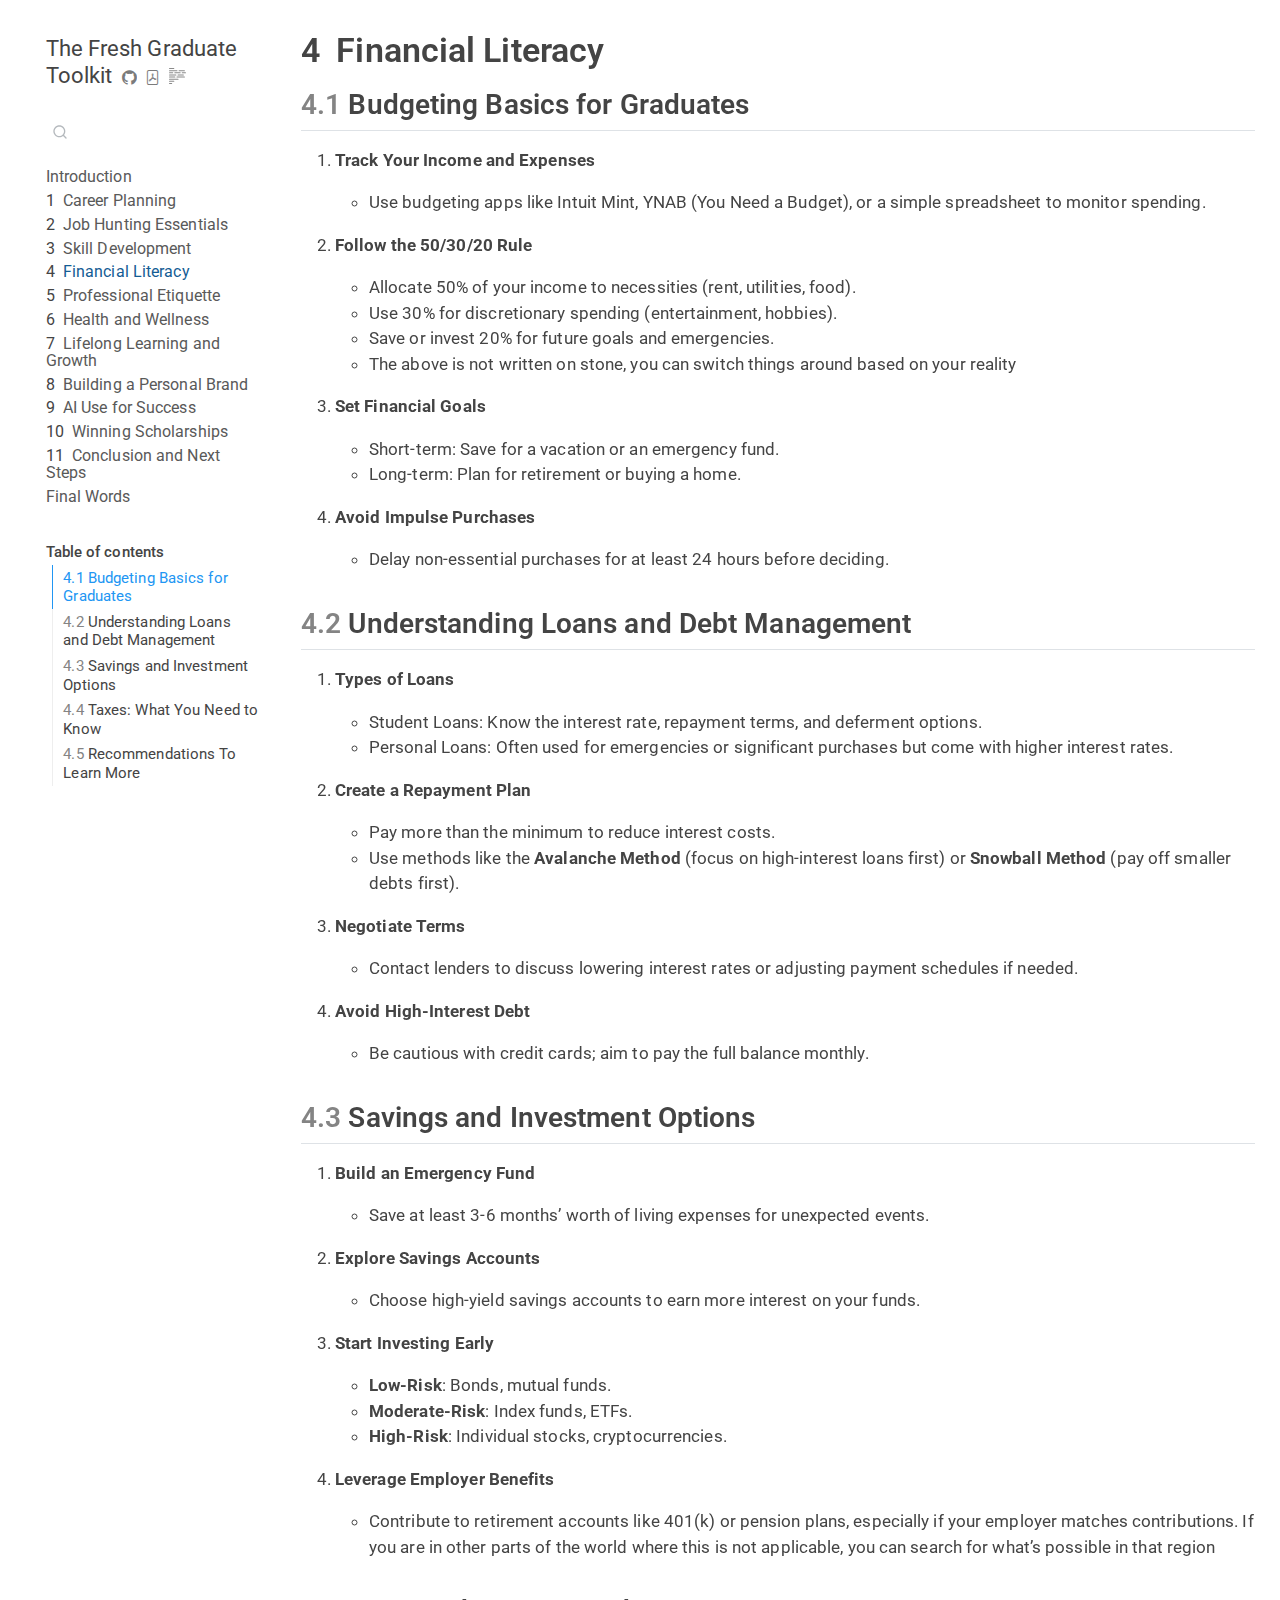
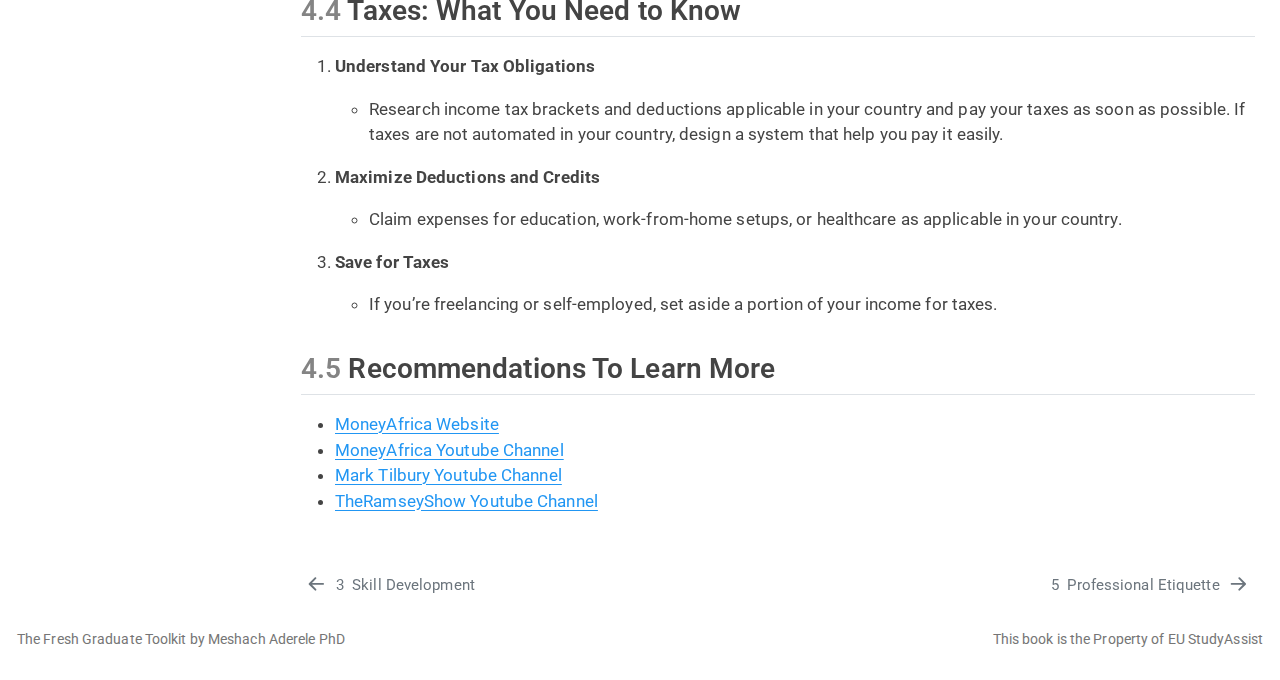
<file: fin-literacy.html>
<!DOCTYPE html>
<html xmlns="http://www.w3.org/1999/xhtml" lang="en" xml:lang="en"><head>

<meta charset="utf-8">
<meta name="generator" content="quarto-1.6.39">

<meta name="viewport" content="width=device-width, initial-scale=1.0, user-scalable=yes">


<title>4&nbsp; Financial Literacy – The Fresh Graduate Toolkit</title>
<style>
code{white-space: pre-wrap;}
span.smallcaps{font-variant: small-caps;}
div.columns{display: flex; gap: min(4vw, 1.5em);}
div.column{flex: auto; overflow-x: auto;}
div.hanging-indent{margin-left: 1.5em; text-indent: -1.5em;}
ul.task-list{list-style: none;}
ul.task-list li input[type="checkbox"] {
  width: 0.8em;
  margin: 0 0.8em 0.2em -1em; /* quarto-specific, see https://github.com/quarto-dev/quarto-cli/issues/4556 */ 
  vertical-align: middle;
}
</style>


<script src="site_libs/quarto-nav/quarto-nav.js"></script>
<script src="site_libs/quarto-nav/headroom.min.js"></script>
<script src="site_libs/clipboard/clipboard.min.js"></script>
<script src="site_libs/quarto-search/autocomplete.umd.js"></script>
<script src="site_libs/quarto-search/fuse.min.js"></script>
<script src="site_libs/quarto-search/quarto-search.js"></script>
<meta name="quarto:offset" content="./">
<link href="./professional-etq.html" rel="next">
<link href="./skill-dev.html" rel="prev">
<link href="./favicon.png" rel="icon" type="image/png">
<script src="site_libs/quarto-html/quarto.js"></script>
<script src="site_libs/quarto-html/popper.min.js"></script>
<script src="site_libs/quarto-html/tippy.umd.min.js"></script>
<script src="site_libs/quarto-html/anchor.min.js"></script>
<link href="site_libs/quarto-html/tippy.css" rel="stylesheet">
<link href="site_libs/quarto-html/quarto-syntax-highlighting-e26003cea8cd680ca0c55a263523d882.css" rel="stylesheet" id="quarto-text-highlighting-styles">
<script src="site_libs/bootstrap/bootstrap.min.js"></script>
<link href="site_libs/bootstrap/bootstrap-icons.css" rel="stylesheet">
<link href="site_libs/bootstrap/bootstrap-6e643872ac2ac89d8bb96e191e35982a.min.css" rel="stylesheet" append-hash="true" id="quarto-bootstrap" data-mode="light">
<script id="quarto-search-options" type="application/json">{
  "location": "sidebar",
  "copy-button": false,
  "collapse-after": 3,
  "panel-placement": "start",
  "type": "textbox",
  "limit": 50,
  "keyboard-shortcut": [
    "f",
    "/",
    "s"
  ],
  "show-item-context": false,
  "language": {
    "search-no-results-text": "No results",
    "search-matching-documents-text": "matching documents",
    "search-copy-link-title": "Copy link to search",
    "search-hide-matches-text": "Hide additional matches",
    "search-more-match-text": "more match in this document",
    "search-more-matches-text": "more matches in this document",
    "search-clear-button-title": "Clear",
    "search-text-placeholder": "",
    "search-detached-cancel-button-title": "Cancel",
    "search-submit-button-title": "Submit",
    "search-label": "Search"
  }
}</script>


</head>

<body class="nav-sidebar floating">

<div id="quarto-search-results"></div>
  <header id="quarto-header" class="headroom fixed-top">
  <nav class="quarto-secondary-nav">
    <div class="container-fluid d-flex">
      <button type="button" class="quarto-btn-toggle btn" data-bs-toggle="collapse" role="button" data-bs-target=".quarto-sidebar-collapse-item" aria-controls="quarto-sidebar" aria-expanded="false" aria-label="Toggle sidebar navigation" onclick="if (window.quartoToggleHeadroom) { window.quartoToggleHeadroom(); }">
        <i class="bi bi-layout-text-sidebar-reverse"></i>
      </button>
        <nav class="quarto-page-breadcrumbs" aria-label="breadcrumb"><ol class="breadcrumb"><li class="breadcrumb-item"><a href="./fin-literacy.html"><span class="chapter-number">4</span>&nbsp; <span class="chapter-title">Financial Literacy</span></a></li></ol></nav>
        <a class="flex-grow-1" role="navigation" data-bs-toggle="collapse" data-bs-target=".quarto-sidebar-collapse-item" aria-controls="quarto-sidebar" aria-expanded="false" aria-label="Toggle sidebar navigation" onclick="if (window.quartoToggleHeadroom) { window.quartoToggleHeadroom(); }">      
        </a>
      <button type="button" class="btn quarto-search-button" aria-label="Search" onclick="window.quartoOpenSearch();">
        <i class="bi bi-search"></i>
      </button>
    </div>
  </nav>
</header>
<!-- content -->
<div id="quarto-content" class="quarto-container page-columns page-rows-contents page-layout-full">
<!-- sidebar -->
  <nav id="quarto-sidebar" class="sidebar collapse collapse-horizontal quarto-sidebar-collapse-item sidebar-navigation floating overflow-auto">
    <div class="pt-lg-2 mt-2 text-left sidebar-header">
    <div class="sidebar-title mb-0 py-0">
      <a href="./">The Fresh Graduate Toolkit</a> 
        <div class="sidebar-tools-main tools-wide">
    <a href="https://github.com/EU-Study-Assist/grad-toolkit" title="Source Code" class="quarto-navigation-tool px-1" aria-label="Source Code"><i class="bi bi-github"></i></a>
    <a href="./The-Fresh-Graduate-Toolkit.pdf" title="Download PDF" class="quarto-navigation-tool px-1" aria-label="Download PDF"><i class="bi bi-file-pdf"></i></a>
  <a href="" class="quarto-reader-toggle quarto-navigation-tool px-1" onclick="window.quartoToggleReader(); return false;" title="Toggle reader mode">
  <div class="quarto-reader-toggle-btn">
  <i class="bi"></i>
  </div>
</a>
</div>
    </div>
      </div>
        <div class="mt-2 flex-shrink-0 align-items-center">
        <div class="sidebar-search">
        <div id="quarto-search" class="" title="Search"></div>
        </div>
        </div>
    <div class="sidebar-menu-container"> 
    <ul class="list-unstyled mt-1">
        <li class="sidebar-item">
  <div class="sidebar-item-container"> 
  <a href="./index.html" class="sidebar-item-text sidebar-link">
 <span class="menu-text">Introduction</span></a>
  </div>
</li>
        <li class="sidebar-item">
  <div class="sidebar-item-container"> 
  <a href="./career-planning.html" class="sidebar-item-text sidebar-link">
 <span class="menu-text"><span class="chapter-number">1</span>&nbsp; <span class="chapter-title">Career Planning</span></span></a>
  </div>
</li>
        <li class="sidebar-item">
  <div class="sidebar-item-container"> 
  <a href="./job-hunting.html" class="sidebar-item-text sidebar-link">
 <span class="menu-text"><span class="chapter-number">2</span>&nbsp; <span class="chapter-title">Job Hunting Essentials</span></span></a>
  </div>
</li>
        <li class="sidebar-item">
  <div class="sidebar-item-container"> 
  <a href="./skill-dev.html" class="sidebar-item-text sidebar-link">
 <span class="menu-text"><span class="chapter-number">3</span>&nbsp; <span class="chapter-title">Skill Development</span></span></a>
  </div>
</li>
        <li class="sidebar-item">
  <div class="sidebar-item-container"> 
  <a href="./fin-literacy.html" class="sidebar-item-text sidebar-link active">
 <span class="menu-text"><span class="chapter-number">4</span>&nbsp; <span class="chapter-title">Financial Literacy</span></span></a>
  </div>
</li>
        <li class="sidebar-item">
  <div class="sidebar-item-container"> 
  <a href="./professional-etq.html" class="sidebar-item-text sidebar-link">
 <span class="menu-text"><span class="chapter-number">5</span>&nbsp; <span class="chapter-title">Professional Etiquette</span></span></a>
  </div>
</li>
        <li class="sidebar-item">
  <div class="sidebar-item-container"> 
  <a href="./health-wellness.html" class="sidebar-item-text sidebar-link">
 <span class="menu-text"><span class="chapter-number">6</span>&nbsp; <span class="chapter-title">Health and Wellness</span></span></a>
  </div>
</li>
        <li class="sidebar-item">
  <div class="sidebar-item-container"> 
  <a href="./life-growth.html" class="sidebar-item-text sidebar-link">
 <span class="menu-text"><span class="chapter-number">7</span>&nbsp; <span class="chapter-title">Lifelong Learning and Growth</span></span></a>
  </div>
</li>
        <li class="sidebar-item">
  <div class="sidebar-item-container"> 
  <a href="./personal-brand.html" class="sidebar-item-text sidebar-link">
 <span class="menu-text"><span class="chapter-number">8</span>&nbsp; <span class="chapter-title">Building a Personal Brand</span></span></a>
  </div>
</li>
        <li class="sidebar-item">
  <div class="sidebar-item-container"> 
  <a href="./ai.html" class="sidebar-item-text sidebar-link">
 <span class="menu-text"><span class="chapter-number">9</span>&nbsp; <span class="chapter-title">AI Use for Success</span></span></a>
  </div>
</li>
        <li class="sidebar-item">
  <div class="sidebar-item-container"> 
  <a href="./scholarship.html" class="sidebar-item-text sidebar-link">
 <span class="menu-text"><span class="chapter-number">10</span>&nbsp; <span class="chapter-title">Winning Scholarships</span></span></a>
  </div>
</li>
        <li class="sidebar-item">
  <div class="sidebar-item-container"> 
  <a href="./conclusion.html" class="sidebar-item-text sidebar-link">
 <span class="menu-text"><span class="chapter-number">11</span>&nbsp; <span class="chapter-title">Conclusion and Next Steps</span></span></a>
  </div>
</li>
        <li class="sidebar-item">
  <div class="sidebar-item-container"> 
  <a href="./final.html" class="sidebar-item-text sidebar-link">
 <span class="menu-text">Final Words</span></a>
  </div>
</li>
    </ul>
    </div>
    <nav id="TOC" role="doc-toc" class="toc-active">
    <h2 id="toc-title">Table of contents</h2>
   
  <ul class="collapse">
  <li><a href="#budgeting-basics-for-graduates" id="toc-budgeting-basics-for-graduates" class="nav-link active" data-scroll-target="#budgeting-basics-for-graduates"><span class="header-section-number">4.1</span> Budgeting Basics for Graduates</a></li>
  <li><a href="#understanding-loans-and-debt-management" id="toc-understanding-loans-and-debt-management" class="nav-link" data-scroll-target="#understanding-loans-and-debt-management"><span class="header-section-number">4.2</span> Understanding Loans and Debt Management</a></li>
  <li><a href="#savings-and-investment-options" id="toc-savings-and-investment-options" class="nav-link" data-scroll-target="#savings-and-investment-options"><span class="header-section-number">4.3</span> Savings and Investment Options</a></li>
  <li><a href="#taxes-what-you-need-to-know" id="toc-taxes-what-you-need-to-know" class="nav-link" data-scroll-target="#taxes-what-you-need-to-know"><span class="header-section-number">4.4</span> Taxes: What You Need to Know</a></li>
  <li><a href="#recommendations-to-learn-more" id="toc-recommendations-to-learn-more" class="nav-link" data-scroll-target="#recommendations-to-learn-more"><span class="header-section-number">4.5</span> Recommendations To Learn More</a></li>
  </ul>
</nav>
</nav>
<div id="quarto-sidebar-glass" class="quarto-sidebar-collapse-item" data-bs-toggle="collapse" data-bs-target=".quarto-sidebar-collapse-item"></div>
<!-- margin-sidebar -->
    <div id="quarto-margin-sidebar" class="sidebar margin-sidebar zindex-bottom">
    </div>
<!-- main -->
<main class="content column-page-right" id="quarto-document-content">

<header id="title-block-header" class="quarto-title-block default">
<div class="quarto-title">
<h1 class="title"><span class="chapter-number">4</span>&nbsp; <span class="chapter-title">Financial Literacy</span></h1>
</div>



<div class="quarto-title-meta column-page-right">

    
  
    
  </div>
  


</header>


<section id="budgeting-basics-for-graduates" class="level2" data-number="4.1">
<h2 data-number="4.1" class="anchored" data-anchor-id="budgeting-basics-for-graduates"><span class="header-section-number">4.1</span> Budgeting Basics for Graduates</h2>
<ol type="1">
<li><p><strong>Track Your Income and Expenses</strong></p>
<ul>
<li>Use budgeting apps like Intuit Mint, YNAB (You Need a Budget), or a simple spreadsheet to monitor spending.</li>
</ul></li>
<li><p><strong>Follow the 50/30/20 Rule</strong></p>
<ul>
<li>Allocate 50% of your income to necessities (rent, utilities, food).</li>
<li>Use 30% for discretionary spending (entertainment, hobbies).</li>
<li>Save or invest 20% for future goals and emergencies.</li>
<li>The above is not written on stone, you can switch things around based on your reality</li>
</ul></li>
<li><p><strong>Set Financial Goals</strong></p>
<ul>
<li>Short-term: Save for a vacation or an emergency fund.</li>
<li>Long-term: Plan for retirement or buying a home.</li>
</ul></li>
<li><p><strong>Avoid Impulse Purchases</strong></p>
<ul>
<li>Delay non-essential purchases for at least 24 hours before deciding.</li>
</ul></li>
</ol>
</section>
<section id="understanding-loans-and-debt-management" class="level2" data-number="4.2">
<h2 data-number="4.2" class="anchored" data-anchor-id="understanding-loans-and-debt-management"><span class="header-section-number">4.2</span> Understanding Loans and Debt Management</h2>
<ol type="1">
<li><p><strong>Types of Loans</strong></p>
<ul>
<li>Student Loans: Know the interest rate, repayment terms, and deferment options.</li>
<li>Personal Loans: Often used for emergencies or significant purchases but come with higher interest rates.</li>
</ul></li>
<li><p><strong>Create a Repayment Plan</strong></p>
<ul>
<li>Pay more than the minimum to reduce interest costs.</li>
<li>Use methods like the <strong>Avalanche Method</strong> (focus on high-interest loans first) or <strong>Snowball Method</strong> (pay off smaller debts first).</li>
</ul></li>
<li><p><strong>Negotiate Terms</strong></p>
<ul>
<li>Contact lenders to discuss lowering interest rates or adjusting payment schedules if needed.</li>
</ul></li>
<li><p><strong>Avoid High-Interest Debt</strong></p>
<ul>
<li>Be cautious with credit cards; aim to pay the full balance monthly.</li>
</ul></li>
</ol>
</section>
<section id="savings-and-investment-options" class="level2" data-number="4.3">
<h2 data-number="4.3" class="anchored" data-anchor-id="savings-and-investment-options"><span class="header-section-number">4.3</span> Savings and Investment Options</h2>
<ol type="1">
<li><p><strong>Build an Emergency Fund</strong></p>
<ul>
<li>Save at least 3-6 months’ worth of living expenses for unexpected events.</li>
</ul></li>
<li><p><strong>Explore Savings Accounts</strong></p>
<ul>
<li>Choose high-yield savings accounts to earn more interest on your funds.</li>
</ul></li>
<li><p><strong>Start Investing Early</strong></p>
<ul>
<li><strong>Low-Risk</strong>: Bonds, mutual funds.</li>
<li><strong>Moderate-Risk</strong>: Index funds, ETFs.</li>
<li><strong>High-Risk</strong>: Individual stocks, cryptocurrencies.</li>
</ul></li>
<li><p><strong>Leverage Employer Benefits</strong></p>
<ul>
<li>Contribute to retirement accounts like 401(k) or pension plans, especially if your employer matches contributions. If you are in other parts of the world where this is not applicable, you can search for what’s possible in that region</li>
</ul></li>
</ol>
</section>
<section id="taxes-what-you-need-to-know" class="level2" data-number="4.4">
<h2 data-number="4.4" class="anchored" data-anchor-id="taxes-what-you-need-to-know"><span class="header-section-number">4.4</span> Taxes: What You Need to Know</h2>
<ol type="1">
<li><p><strong>Understand Your Tax Obligations</strong></p>
<ul>
<li>Research income tax brackets and deductions applicable in your country and pay your taxes as soon as possible. If taxes are not automated in your country, design a system that help you pay it easily.</li>
</ul></li>
<li><p><strong>Maximize Deductions and Credits</strong></p>
<ul>
<li>Claim expenses for education, work-from-home setups, or healthcare as applicable in your country.</li>
</ul></li>
<li><p><strong>Save for Taxes</strong></p>
<ul>
<li>If you’re freelancing or self-employed, set aside a portion of your income for taxes.</li>
</ul></li>
</ol>
</section>
<section id="recommendations-to-learn-more" class="level2" data-number="4.5">
<h2 data-number="4.5" class="anchored" data-anchor-id="recommendations-to-learn-more"><span class="header-section-number">4.5</span> Recommendations To Learn More</h2>
<ul>
<li><a href="https://themoneyafrica.com/">MoneyAfrica Website</a></li>
<li><a href="https://www.youtube.com/@moneyafrica">MoneyAfrica Youtube Channel</a></li>
<li><a href="https://www.youtube.com/@marktilbury">Mark Tilbury Youtube Channel</a></li>
<li><a href="https://www.youtube.com/@TheRamseyShow">TheRamseyShow Youtube Channel</a></li>
</ul>


</section>

</main> <!-- /main -->
<script id="quarto-html-after-body" type="application/javascript">
window.document.addEventListener("DOMContentLoaded", function (event) {
  const toggleBodyColorMode = (bsSheetEl) => {
    const mode = bsSheetEl.getAttribute("data-mode");
    const bodyEl = window.document.querySelector("body");
    if (mode === "dark") {
      bodyEl.classList.add("quarto-dark");
      bodyEl.classList.remove("quarto-light");
    } else {
      bodyEl.classList.add("quarto-light");
      bodyEl.classList.remove("quarto-dark");
    }
  }
  const toggleBodyColorPrimary = () => {
    const bsSheetEl = window.document.querySelector("link#quarto-bootstrap");
    if (bsSheetEl) {
      toggleBodyColorMode(bsSheetEl);
    }
  }
  toggleBodyColorPrimary();  
  const icon = "";
  const anchorJS = new window.AnchorJS();
  anchorJS.options = {
    placement: 'right',
    icon: icon
  };
  anchorJS.add('.anchored');
  const isCodeAnnotation = (el) => {
    for (const clz of el.classList) {
      if (clz.startsWith('code-annotation-')) {                     
        return true;
      }
    }
    return false;
  }
  const onCopySuccess = function(e) {
    // button target
    const button = e.trigger;
    // don't keep focus
    button.blur();
    // flash "checked"
    button.classList.add('code-copy-button-checked');
    var currentTitle = button.getAttribute("title");
    button.setAttribute("title", "Copied!");
    let tooltip;
    if (window.bootstrap) {
      button.setAttribute("data-bs-toggle", "tooltip");
      button.setAttribute("data-bs-placement", "left");
      button.setAttribute("data-bs-title", "Copied!");
      tooltip = new bootstrap.Tooltip(button, 
        { trigger: "manual", 
          customClass: "code-copy-button-tooltip",
          offset: [0, -8]});
      tooltip.show();    
    }
    setTimeout(function() {
      if (tooltip) {
        tooltip.hide();
        button.removeAttribute("data-bs-title");
        button.removeAttribute("data-bs-toggle");
        button.removeAttribute("data-bs-placement");
      }
      button.setAttribute("title", currentTitle);
      button.classList.remove('code-copy-button-checked');
    }, 1000);
    // clear code selection
    e.clearSelection();
  }
  const getTextToCopy = function(trigger) {
      const codeEl = trigger.previousElementSibling.cloneNode(true);
      for (const childEl of codeEl.children) {
        if (isCodeAnnotation(childEl)) {
          childEl.remove();
        }
      }
      return codeEl.innerText;
  }
  const clipboard = new window.ClipboardJS('.code-copy-button:not([data-in-quarto-modal])', {
    text: getTextToCopy
  });
  clipboard.on('success', onCopySuccess);
  if (window.document.getElementById('quarto-embedded-source-code-modal')) {
    const clipboardModal = new window.ClipboardJS('.code-copy-button[data-in-quarto-modal]', {
      text: getTextToCopy,
      container: window.document.getElementById('quarto-embedded-source-code-modal')
    });
    clipboardModal.on('success', onCopySuccess);
  }
    var localhostRegex = new RegExp(/^(?:http|https):\/\/localhost\:?[0-9]*\//);
    var mailtoRegex = new RegExp(/^mailto:/);
      var filterRegex = new RegExp("https:\/\/eu-study-assist\.github\.io\/grad-toolkit\/");
    var isInternal = (href) => {
        return filterRegex.test(href) || localhostRegex.test(href) || mailtoRegex.test(href);
    }
    // Inspect non-navigation links and adorn them if external
 	var links = window.document.querySelectorAll('a[href]:not(.nav-link):not(.navbar-brand):not(.toc-action):not(.sidebar-link):not(.sidebar-item-toggle):not(.pagination-link):not(.no-external):not([aria-hidden]):not(.dropdown-item):not(.quarto-navigation-tool):not(.about-link)');
    for (var i=0; i<links.length; i++) {
      const link = links[i];
      if (!isInternal(link.href)) {
        // undo the damage that might have been done by quarto-nav.js in the case of
        // links that we want to consider external
        if (link.dataset.originalHref !== undefined) {
          link.href = link.dataset.originalHref;
        }
      }
    }
  function tippyHover(el, contentFn, onTriggerFn, onUntriggerFn) {
    const config = {
      allowHTML: true,
      maxWidth: 500,
      delay: 100,
      arrow: false,
      appendTo: function(el) {
          return el.parentElement;
      },
      interactive: true,
      interactiveBorder: 10,
      theme: 'quarto',
      placement: 'bottom-start',
    };
    if (contentFn) {
      config.content = contentFn;
    }
    if (onTriggerFn) {
      config.onTrigger = onTriggerFn;
    }
    if (onUntriggerFn) {
      config.onUntrigger = onUntriggerFn;
    }
    window.tippy(el, config); 
  }
  const noterefs = window.document.querySelectorAll('a[role="doc-noteref"]');
  for (var i=0; i<noterefs.length; i++) {
    const ref = noterefs[i];
    tippyHover(ref, function() {
      // use id or data attribute instead here
      let href = ref.getAttribute('data-footnote-href') || ref.getAttribute('href');
      try { href = new URL(href).hash; } catch {}
      const id = href.replace(/^#\/?/, "");
      const note = window.document.getElementById(id);
      if (note) {
        return note.innerHTML;
      } else {
        return "";
      }
    });
  }
  const xrefs = window.document.querySelectorAll('a.quarto-xref');
  const processXRef = (id, note) => {
    // Strip column container classes
    const stripColumnClz = (el) => {
      el.classList.remove("page-full", "page-columns");
      if (el.children) {
        for (const child of el.children) {
          stripColumnClz(child);
        }
      }
    }
    stripColumnClz(note)
    if (id === null || id.startsWith('sec-')) {
      // Special case sections, only their first couple elements
      const container = document.createElement("div");
      if (note.children && note.children.length > 2) {
        container.appendChild(note.children[0].cloneNode(true));
        for (let i = 1; i < note.children.length; i++) {
          const child = note.children[i];
          if (child.tagName === "P" && child.innerText === "") {
            continue;
          } else {
            container.appendChild(child.cloneNode(true));
            break;
          }
        }
        if (window.Quarto?.typesetMath) {
          window.Quarto.typesetMath(container);
        }
        return container.innerHTML
      } else {
        if (window.Quarto?.typesetMath) {
          window.Quarto.typesetMath(note);
        }
        return note.innerHTML;
      }
    } else {
      // Remove any anchor links if they are present
      const anchorLink = note.querySelector('a.anchorjs-link');
      if (anchorLink) {
        anchorLink.remove();
      }
      if (window.Quarto?.typesetMath) {
        window.Quarto.typesetMath(note);
      }
      if (note.classList.contains("callout")) {
        return note.outerHTML;
      } else {
        return note.innerHTML;
      }
    }
  }
  for (var i=0; i<xrefs.length; i++) {
    const xref = xrefs[i];
    tippyHover(xref, undefined, function(instance) {
      instance.disable();
      let url = xref.getAttribute('href');
      let hash = undefined; 
      if (url.startsWith('#')) {
        hash = url;
      } else {
        try { hash = new URL(url).hash; } catch {}
      }
      if (hash) {
        const id = hash.replace(/^#\/?/, "");
        const note = window.document.getElementById(id);
        if (note !== null) {
          try {
            const html = processXRef(id, note.cloneNode(true));
            instance.setContent(html);
          } finally {
            instance.enable();
            instance.show();
          }
        } else {
          // See if we can fetch this
          fetch(url.split('#')[0])
          .then(res => res.text())
          .then(html => {
            const parser = new DOMParser();
            const htmlDoc = parser.parseFromString(html, "text/html");
            const note = htmlDoc.getElementById(id);
            if (note !== null) {
              const html = processXRef(id, note);
              instance.setContent(html);
            } 
          }).finally(() => {
            instance.enable();
            instance.show();
          });
        }
      } else {
        // See if we can fetch a full url (with no hash to target)
        // This is a special case and we should probably do some content thinning / targeting
        fetch(url)
        .then(res => res.text())
        .then(html => {
          const parser = new DOMParser();
          const htmlDoc = parser.parseFromString(html, "text/html");
          const note = htmlDoc.querySelector('main.content');
          if (note !== null) {
            // This should only happen for chapter cross references
            // (since there is no id in the URL)
            // remove the first header
            if (note.children.length > 0 && note.children[0].tagName === "HEADER") {
              note.children[0].remove();
            }
            const html = processXRef(null, note);
            instance.setContent(html);
          } 
        }).finally(() => {
          instance.enable();
          instance.show();
        });
      }
    }, function(instance) {
    });
  }
      let selectedAnnoteEl;
      const selectorForAnnotation = ( cell, annotation) => {
        let cellAttr = 'data-code-cell="' + cell + '"';
        let lineAttr = 'data-code-annotation="' +  annotation + '"';
        const selector = 'span[' + cellAttr + '][' + lineAttr + ']';
        return selector;
      }
      const selectCodeLines = (annoteEl) => {
        const doc = window.document;
        const targetCell = annoteEl.getAttribute("data-target-cell");
        const targetAnnotation = annoteEl.getAttribute("data-target-annotation");
        const annoteSpan = window.document.querySelector(selectorForAnnotation(targetCell, targetAnnotation));
        const lines = annoteSpan.getAttribute("data-code-lines").split(",");
        const lineIds = lines.map((line) => {
          return targetCell + "-" + line;
        })
        let top = null;
        let height = null;
        let parent = null;
        if (lineIds.length > 0) {
            //compute the position of the single el (top and bottom and make a div)
            const el = window.document.getElementById(lineIds[0]);
            top = el.offsetTop;
            height = el.offsetHeight;
            parent = el.parentElement.parentElement;
          if (lineIds.length > 1) {
            const lastEl = window.document.getElementById(lineIds[lineIds.length - 1]);
            const bottom = lastEl.offsetTop + lastEl.offsetHeight;
            height = bottom - top;
          }
          if (top !== null && height !== null && parent !== null) {
            // cook up a div (if necessary) and position it 
            let div = window.document.getElementById("code-annotation-line-highlight");
            if (div === null) {
              div = window.document.createElement("div");
              div.setAttribute("id", "code-annotation-line-highlight");
              div.style.position = 'absolute';
              parent.appendChild(div);
            }
            div.style.top = top - 2 + "px";
            div.style.height = height + 4 + "px";
            div.style.left = 0;
            let gutterDiv = window.document.getElementById("code-annotation-line-highlight-gutter");
            if (gutterDiv === null) {
              gutterDiv = window.document.createElement("div");
              gutterDiv.setAttribute("id", "code-annotation-line-highlight-gutter");
              gutterDiv.style.position = 'absolute';
              const codeCell = window.document.getElementById(targetCell);
              const gutter = codeCell.querySelector('.code-annotation-gutter');
              gutter.appendChild(gutterDiv);
            }
            gutterDiv.style.top = top - 2 + "px";
            gutterDiv.style.height = height + 4 + "px";
          }
          selectedAnnoteEl = annoteEl;
        }
      };
      const unselectCodeLines = () => {
        const elementsIds = ["code-annotation-line-highlight", "code-annotation-line-highlight-gutter"];
        elementsIds.forEach((elId) => {
          const div = window.document.getElementById(elId);
          if (div) {
            div.remove();
          }
        });
        selectedAnnoteEl = undefined;
      };
        // Handle positioning of the toggle
    window.addEventListener(
      "resize",
      throttle(() => {
        elRect = undefined;
        if (selectedAnnoteEl) {
          selectCodeLines(selectedAnnoteEl);
        }
      }, 10)
    );
    function throttle(fn, ms) {
    let throttle = false;
    let timer;
      return (...args) => {
        if(!throttle) { // first call gets through
            fn.apply(this, args);
            throttle = true;
        } else { // all the others get throttled
            if(timer) clearTimeout(timer); // cancel #2
            timer = setTimeout(() => {
              fn.apply(this, args);
              timer = throttle = false;
            }, ms);
        }
      };
    }
      // Attach click handler to the DT
      const annoteDls = window.document.querySelectorAll('dt[data-target-cell]');
      for (const annoteDlNode of annoteDls) {
        annoteDlNode.addEventListener('click', (event) => {
          const clickedEl = event.target;
          if (clickedEl !== selectedAnnoteEl) {
            unselectCodeLines();
            const activeEl = window.document.querySelector('dt[data-target-cell].code-annotation-active');
            if (activeEl) {
              activeEl.classList.remove('code-annotation-active');
            }
            selectCodeLines(clickedEl);
            clickedEl.classList.add('code-annotation-active');
          } else {
            // Unselect the line
            unselectCodeLines();
            clickedEl.classList.remove('code-annotation-active');
          }
        });
      }
  const findCites = (el) => {
    const parentEl = el.parentElement;
    if (parentEl) {
      const cites = parentEl.dataset.cites;
      if (cites) {
        return {
          el,
          cites: cites.split(' ')
        };
      } else {
        return findCites(el.parentElement)
      }
    } else {
      return undefined;
    }
  };
  var bibliorefs = window.document.querySelectorAll('a[role="doc-biblioref"]');
  for (var i=0; i<bibliorefs.length; i++) {
    const ref = bibliorefs[i];
    const citeInfo = findCites(ref);
    if (citeInfo) {
      tippyHover(citeInfo.el, function() {
        var popup = window.document.createElement('div');
        citeInfo.cites.forEach(function(cite) {
          var citeDiv = window.document.createElement('div');
          citeDiv.classList.add('hanging-indent');
          citeDiv.classList.add('csl-entry');
          var biblioDiv = window.document.getElementById('ref-' + cite);
          if (biblioDiv) {
            citeDiv.innerHTML = biblioDiv.innerHTML;
          }
          popup.appendChild(citeDiv);
        });
        return popup.innerHTML;
      });
    }
  }
});
</script>
<nav class="page-navigation column-page-right">
  <div class="nav-page nav-page-previous">
      <a href="./skill-dev.html" class="pagination-link" aria-label="Skill Development">
        <i class="bi bi-arrow-left-short"></i> <span class="nav-page-text"><span class="chapter-number">3</span>&nbsp; <span class="chapter-title">Skill Development</span></span>
      </a>          
  </div>
  <div class="nav-page nav-page-next">
      <a href="./professional-etq.html" class="pagination-link" aria-label="Professional Etiquette">
        <span class="nav-page-text"><span class="chapter-number">5</span>&nbsp; <span class="chapter-title">Professional Etiquette</span></span> <i class="bi bi-arrow-right-short"></i>
      </a>
  </div>
</nav>
</div> <!-- /content -->
<footer class="footer">
  <div class="nav-footer">
    <div class="nav-footer-left">
<p>The Fresh Graduate Toolkit by Meshach Aderele PhD</p>
</div>   
    <div class="nav-footer-center">
      &nbsp;
    </div>
    <div class="nav-footer-right">
<p>This book is the Property of EU StudyAssist</p>
</div>
  </div>
</footer>




</body></html>
</file>
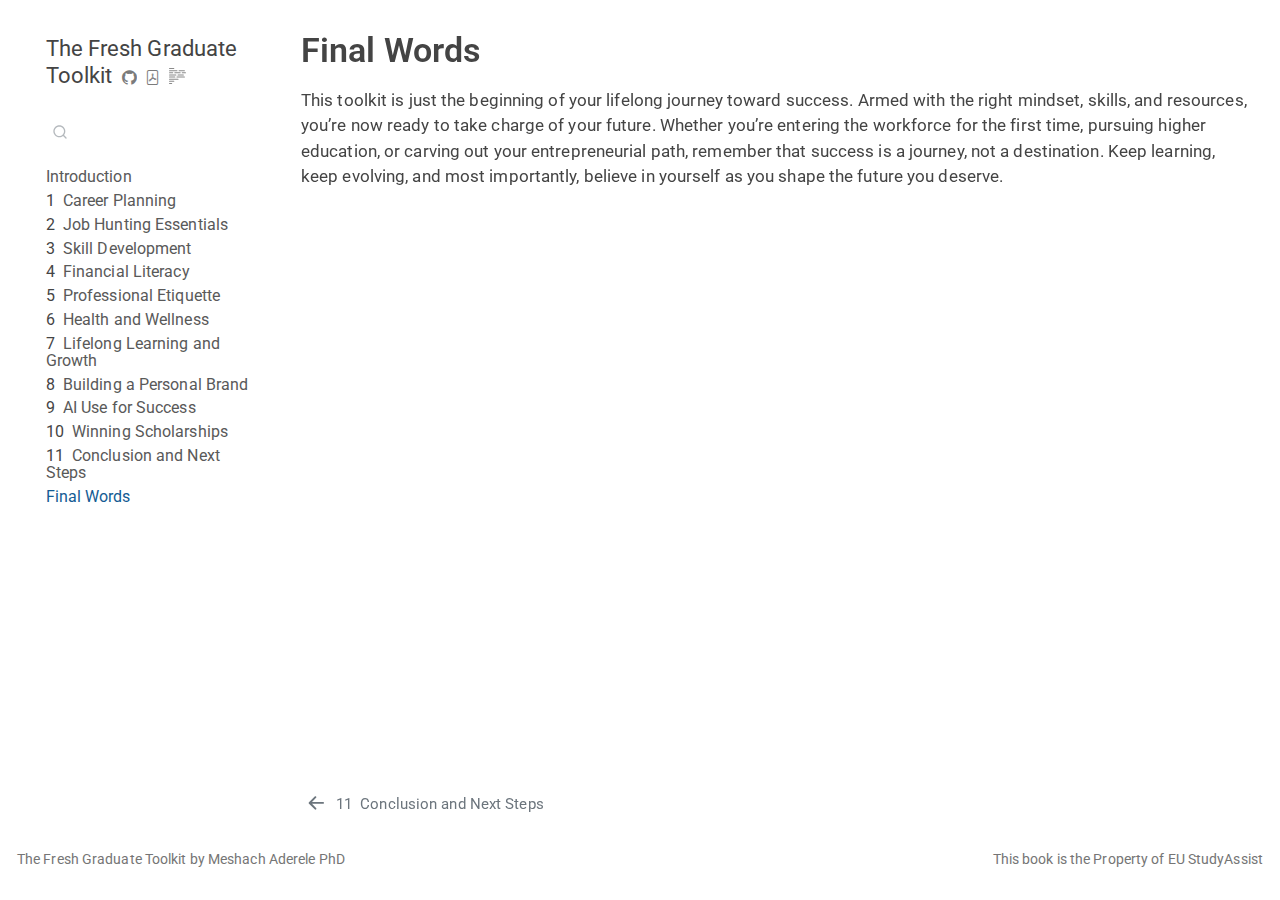
<file: final.html>
<!DOCTYPE html>
<html xmlns="http://www.w3.org/1999/xhtml" lang="en" xml:lang="en"><head>

<meta charset="utf-8">
<meta name="generator" content="quarto-1.6.39">

<meta name="viewport" content="width=device-width, initial-scale=1.0, user-scalable=yes">


<title>Final Words – The Fresh Graduate Toolkit</title>
<style>
code{white-space: pre-wrap;}
span.smallcaps{font-variant: small-caps;}
div.columns{display: flex; gap: min(4vw, 1.5em);}
div.column{flex: auto; overflow-x: auto;}
div.hanging-indent{margin-left: 1.5em; text-indent: -1.5em;}
ul.task-list{list-style: none;}
ul.task-list li input[type="checkbox"] {
  width: 0.8em;
  margin: 0 0.8em 0.2em -1em; /* quarto-specific, see https://github.com/quarto-dev/quarto-cli/issues/4556 */ 
  vertical-align: middle;
}
</style>


<script src="site_libs/quarto-nav/quarto-nav.js"></script>
<script src="site_libs/quarto-nav/headroom.min.js"></script>
<script src="site_libs/clipboard/clipboard.min.js"></script>
<script src="site_libs/quarto-search/autocomplete.umd.js"></script>
<script src="site_libs/quarto-search/fuse.min.js"></script>
<script src="site_libs/quarto-search/quarto-search.js"></script>
<meta name="quarto:offset" content="./">
<link href="./conclusion.html" rel="prev">
<link href="./favicon.png" rel="icon" type="image/png">
<script src="site_libs/quarto-html/quarto.js"></script>
<script src="site_libs/quarto-html/popper.min.js"></script>
<script src="site_libs/quarto-html/tippy.umd.min.js"></script>
<script src="site_libs/quarto-html/anchor.min.js"></script>
<link href="site_libs/quarto-html/tippy.css" rel="stylesheet">
<link href="site_libs/quarto-html/quarto-syntax-highlighting-e26003cea8cd680ca0c55a263523d882.css" rel="stylesheet" id="quarto-text-highlighting-styles">
<script src="site_libs/bootstrap/bootstrap.min.js"></script>
<link href="site_libs/bootstrap/bootstrap-icons.css" rel="stylesheet">
<link href="site_libs/bootstrap/bootstrap-6e643872ac2ac89d8bb96e191e35982a.min.css" rel="stylesheet" append-hash="true" id="quarto-bootstrap" data-mode="light">
<script id="quarto-search-options" type="application/json">{
  "location": "sidebar",
  "copy-button": false,
  "collapse-after": 3,
  "panel-placement": "start",
  "type": "textbox",
  "limit": 50,
  "keyboard-shortcut": [
    "f",
    "/",
    "s"
  ],
  "show-item-context": false,
  "language": {
    "search-no-results-text": "No results",
    "search-matching-documents-text": "matching documents",
    "search-copy-link-title": "Copy link to search",
    "search-hide-matches-text": "Hide additional matches",
    "search-more-match-text": "more match in this document",
    "search-more-matches-text": "more matches in this document",
    "search-clear-button-title": "Clear",
    "search-text-placeholder": "",
    "search-detached-cancel-button-title": "Cancel",
    "search-submit-button-title": "Submit",
    "search-label": "Search"
  }
}</script>


</head>

<body class="nav-sidebar floating">

<div id="quarto-search-results"></div>
  <header id="quarto-header" class="headroom fixed-top">
  <nav class="quarto-secondary-nav">
    <div class="container-fluid d-flex">
      <button type="button" class="quarto-btn-toggle btn" data-bs-toggle="collapse" role="button" data-bs-target=".quarto-sidebar-collapse-item" aria-controls="quarto-sidebar" aria-expanded="false" aria-label="Toggle sidebar navigation" onclick="if (window.quartoToggleHeadroom) { window.quartoToggleHeadroom(); }">
        <i class="bi bi-layout-text-sidebar-reverse"></i>
      </button>
        <nav class="quarto-page-breadcrumbs" aria-label="breadcrumb"><ol class="breadcrumb"><li class="breadcrumb-item"><a href="./final.html">Final Words</a></li></ol></nav>
        <a class="flex-grow-1" role="navigation" data-bs-toggle="collapse" data-bs-target=".quarto-sidebar-collapse-item" aria-controls="quarto-sidebar" aria-expanded="false" aria-label="Toggle sidebar navigation" onclick="if (window.quartoToggleHeadroom) { window.quartoToggleHeadroom(); }">      
        </a>
      <button type="button" class="btn quarto-search-button" aria-label="Search" onclick="window.quartoOpenSearch();">
        <i class="bi bi-search"></i>
      </button>
    </div>
  </nav>
</header>
<!-- content -->
<div id="quarto-content" class="quarto-container page-columns page-rows-contents page-layout-full">
<!-- sidebar -->
  <nav id="quarto-sidebar" class="sidebar collapse collapse-horizontal quarto-sidebar-collapse-item sidebar-navigation floating overflow-auto">
    <div class="pt-lg-2 mt-2 text-left sidebar-header">
    <div class="sidebar-title mb-0 py-0">
      <a href="./">The Fresh Graduate Toolkit</a> 
        <div class="sidebar-tools-main tools-wide">
    <a href="https://github.com/EU-Study-Assist/grad-toolkit" title="Source Code" class="quarto-navigation-tool px-1" aria-label="Source Code"><i class="bi bi-github"></i></a>
    <a href="./The-Fresh-Graduate-Toolkit.pdf" title="Download PDF" class="quarto-navigation-tool px-1" aria-label="Download PDF"><i class="bi bi-file-pdf"></i></a>
  <a href="" class="quarto-reader-toggle quarto-navigation-tool px-1" onclick="window.quartoToggleReader(); return false;" title="Toggle reader mode">
  <div class="quarto-reader-toggle-btn">
  <i class="bi"></i>
  </div>
</a>
</div>
    </div>
      </div>
        <div class="mt-2 flex-shrink-0 align-items-center">
        <div class="sidebar-search">
        <div id="quarto-search" class="" title="Search"></div>
        </div>
        </div>
    <div class="sidebar-menu-container"> 
    <ul class="list-unstyled mt-1">
        <li class="sidebar-item">
  <div class="sidebar-item-container"> 
  <a href="./index.html" class="sidebar-item-text sidebar-link">
 <span class="menu-text">Introduction</span></a>
  </div>
</li>
        <li class="sidebar-item">
  <div class="sidebar-item-container"> 
  <a href="./career-planning.html" class="sidebar-item-text sidebar-link">
 <span class="menu-text"><span class="chapter-number">1</span>&nbsp; <span class="chapter-title">Career Planning</span></span></a>
  </div>
</li>
        <li class="sidebar-item">
  <div class="sidebar-item-container"> 
  <a href="./job-hunting.html" class="sidebar-item-text sidebar-link">
 <span class="menu-text"><span class="chapter-number">2</span>&nbsp; <span class="chapter-title">Job Hunting Essentials</span></span></a>
  </div>
</li>
        <li class="sidebar-item">
  <div class="sidebar-item-container"> 
  <a href="./skill-dev.html" class="sidebar-item-text sidebar-link">
 <span class="menu-text"><span class="chapter-number">3</span>&nbsp; <span class="chapter-title">Skill Development</span></span></a>
  </div>
</li>
        <li class="sidebar-item">
  <div class="sidebar-item-container"> 
  <a href="./fin-literacy.html" class="sidebar-item-text sidebar-link">
 <span class="menu-text"><span class="chapter-number">4</span>&nbsp; <span class="chapter-title">Financial Literacy</span></span></a>
  </div>
</li>
        <li class="sidebar-item">
  <div class="sidebar-item-container"> 
  <a href="./professional-etq.html" class="sidebar-item-text sidebar-link">
 <span class="menu-text"><span class="chapter-number">5</span>&nbsp; <span class="chapter-title">Professional Etiquette</span></span></a>
  </div>
</li>
        <li class="sidebar-item">
  <div class="sidebar-item-container"> 
  <a href="./health-wellness.html" class="sidebar-item-text sidebar-link">
 <span class="menu-text"><span class="chapter-number">6</span>&nbsp; <span class="chapter-title">Health and Wellness</span></span></a>
  </div>
</li>
        <li class="sidebar-item">
  <div class="sidebar-item-container"> 
  <a href="./life-growth.html" class="sidebar-item-text sidebar-link">
 <span class="menu-text"><span class="chapter-number">7</span>&nbsp; <span class="chapter-title">Lifelong Learning and Growth</span></span></a>
  </div>
</li>
        <li class="sidebar-item">
  <div class="sidebar-item-container"> 
  <a href="./personal-brand.html" class="sidebar-item-text sidebar-link">
 <span class="menu-text"><span class="chapter-number">8</span>&nbsp; <span class="chapter-title">Building a Personal Brand</span></span></a>
  </div>
</li>
        <li class="sidebar-item">
  <div class="sidebar-item-container"> 
  <a href="./ai.html" class="sidebar-item-text sidebar-link">
 <span class="menu-text"><span class="chapter-number">9</span>&nbsp; <span class="chapter-title">AI Use for Success</span></span></a>
  </div>
</li>
        <li class="sidebar-item">
  <div class="sidebar-item-container"> 
  <a href="./scholarship.html" class="sidebar-item-text sidebar-link">
 <span class="menu-text"><span class="chapter-number">10</span>&nbsp; <span class="chapter-title">Winning Scholarships</span></span></a>
  </div>
</li>
        <li class="sidebar-item">
  <div class="sidebar-item-container"> 
  <a href="./conclusion.html" class="sidebar-item-text sidebar-link">
 <span class="menu-text"><span class="chapter-number">11</span>&nbsp; <span class="chapter-title">Conclusion and Next Steps</span></span></a>
  </div>
</li>
        <li class="sidebar-item">
  <div class="sidebar-item-container"> 
  <a href="./final.html" class="sidebar-item-text sidebar-link active">
 <span class="menu-text">Final Words</span></a>
  </div>
</li>
    </ul>
    </div>
    
</nav>
<div id="quarto-sidebar-glass" class="quarto-sidebar-collapse-item" data-bs-toggle="collapse" data-bs-target=".quarto-sidebar-collapse-item"></div>
<!-- margin-sidebar -->
    <div id="quarto-margin-sidebar" class="sidebar margin-sidebar zindex-bottom">
    </div>
<!-- main -->
<main class="content column-page-right" id="quarto-document-content">

<header id="title-block-header" class="quarto-title-block default">
<div class="quarto-title">
<h1 class="title">Final Words</h1>
</div>



<div class="quarto-title-meta column-page-right">

    
  
    
  </div>
  


</header>


<p>This toolkit is just the beginning of your lifelong journey toward success. Armed with the right mindset, skills, and resources, you’re now ready to take charge of your future. Whether you’re entering the workforce for the first time, pursuing higher education, or carving out your entrepreneurial path, remember that success is a journey, not a destination. Keep learning, keep evolving, and most importantly, believe in yourself as you shape the future you deserve.</p>



</main> <!-- /main -->
<script id="quarto-html-after-body" type="application/javascript">
window.document.addEventListener("DOMContentLoaded", function (event) {
  const toggleBodyColorMode = (bsSheetEl) => {
    const mode = bsSheetEl.getAttribute("data-mode");
    const bodyEl = window.document.querySelector("body");
    if (mode === "dark") {
      bodyEl.classList.add("quarto-dark");
      bodyEl.classList.remove("quarto-light");
    } else {
      bodyEl.classList.add("quarto-light");
      bodyEl.classList.remove("quarto-dark");
    }
  }
  const toggleBodyColorPrimary = () => {
    const bsSheetEl = window.document.querySelector("link#quarto-bootstrap");
    if (bsSheetEl) {
      toggleBodyColorMode(bsSheetEl);
    }
  }
  toggleBodyColorPrimary();  
  const icon = "";
  const anchorJS = new window.AnchorJS();
  anchorJS.options = {
    placement: 'right',
    icon: icon
  };
  anchorJS.add('.anchored');
  const isCodeAnnotation = (el) => {
    for (const clz of el.classList) {
      if (clz.startsWith('code-annotation-')) {                     
        return true;
      }
    }
    return false;
  }
  const onCopySuccess = function(e) {
    // button target
    const button = e.trigger;
    // don't keep focus
    button.blur();
    // flash "checked"
    button.classList.add('code-copy-button-checked');
    var currentTitle = button.getAttribute("title");
    button.setAttribute("title", "Copied!");
    let tooltip;
    if (window.bootstrap) {
      button.setAttribute("data-bs-toggle", "tooltip");
      button.setAttribute("data-bs-placement", "left");
      button.setAttribute("data-bs-title", "Copied!");
      tooltip = new bootstrap.Tooltip(button, 
        { trigger: "manual", 
          customClass: "code-copy-button-tooltip",
          offset: [0, -8]});
      tooltip.show();    
    }
    setTimeout(function() {
      if (tooltip) {
        tooltip.hide();
        button.removeAttribute("data-bs-title");
        button.removeAttribute("data-bs-toggle");
        button.removeAttribute("data-bs-placement");
      }
      button.setAttribute("title", currentTitle);
      button.classList.remove('code-copy-button-checked');
    }, 1000);
    // clear code selection
    e.clearSelection();
  }
  const getTextToCopy = function(trigger) {
      const codeEl = trigger.previousElementSibling.cloneNode(true);
      for (const childEl of codeEl.children) {
        if (isCodeAnnotation(childEl)) {
          childEl.remove();
        }
      }
      return codeEl.innerText;
  }
  const clipboard = new window.ClipboardJS('.code-copy-button:not([data-in-quarto-modal])', {
    text: getTextToCopy
  });
  clipboard.on('success', onCopySuccess);
  if (window.document.getElementById('quarto-embedded-source-code-modal')) {
    const clipboardModal = new window.ClipboardJS('.code-copy-button[data-in-quarto-modal]', {
      text: getTextToCopy,
      container: window.document.getElementById('quarto-embedded-source-code-modal')
    });
    clipboardModal.on('success', onCopySuccess);
  }
    var localhostRegex = new RegExp(/^(?:http|https):\/\/localhost\:?[0-9]*\//);
    var mailtoRegex = new RegExp(/^mailto:/);
      var filterRegex = new RegExp("https:\/\/eu-study-assist\.github\.io\/grad-toolkit\/");
    var isInternal = (href) => {
        return filterRegex.test(href) || localhostRegex.test(href) || mailtoRegex.test(href);
    }
    // Inspect non-navigation links and adorn them if external
 	var links = window.document.querySelectorAll('a[href]:not(.nav-link):not(.navbar-brand):not(.toc-action):not(.sidebar-link):not(.sidebar-item-toggle):not(.pagination-link):not(.no-external):not([aria-hidden]):not(.dropdown-item):not(.quarto-navigation-tool):not(.about-link)');
    for (var i=0; i<links.length; i++) {
      const link = links[i];
      if (!isInternal(link.href)) {
        // undo the damage that might have been done by quarto-nav.js in the case of
        // links that we want to consider external
        if (link.dataset.originalHref !== undefined) {
          link.href = link.dataset.originalHref;
        }
      }
    }
  function tippyHover(el, contentFn, onTriggerFn, onUntriggerFn) {
    const config = {
      allowHTML: true,
      maxWidth: 500,
      delay: 100,
      arrow: false,
      appendTo: function(el) {
          return el.parentElement;
      },
      interactive: true,
      interactiveBorder: 10,
      theme: 'quarto',
      placement: 'bottom-start',
    };
    if (contentFn) {
      config.content = contentFn;
    }
    if (onTriggerFn) {
      config.onTrigger = onTriggerFn;
    }
    if (onUntriggerFn) {
      config.onUntrigger = onUntriggerFn;
    }
    window.tippy(el, config); 
  }
  const noterefs = window.document.querySelectorAll('a[role="doc-noteref"]');
  for (var i=0; i<noterefs.length; i++) {
    const ref = noterefs[i];
    tippyHover(ref, function() {
      // use id or data attribute instead here
      let href = ref.getAttribute('data-footnote-href') || ref.getAttribute('href');
      try { href = new URL(href).hash; } catch {}
      const id = href.replace(/^#\/?/, "");
      const note = window.document.getElementById(id);
      if (note) {
        return note.innerHTML;
      } else {
        return "";
      }
    });
  }
  const xrefs = window.document.querySelectorAll('a.quarto-xref');
  const processXRef = (id, note) => {
    // Strip column container classes
    const stripColumnClz = (el) => {
      el.classList.remove("page-full", "page-columns");
      if (el.children) {
        for (const child of el.children) {
          stripColumnClz(child);
        }
      }
    }
    stripColumnClz(note)
    if (id === null || id.startsWith('sec-')) {
      // Special case sections, only their first couple elements
      const container = document.createElement("div");
      if (note.children && note.children.length > 2) {
        container.appendChild(note.children[0].cloneNode(true));
        for (let i = 1; i < note.children.length; i++) {
          const child = note.children[i];
          if (child.tagName === "P" && child.innerText === "") {
            continue;
          } else {
            container.appendChild(child.cloneNode(true));
            break;
          }
        }
        if (window.Quarto?.typesetMath) {
          window.Quarto.typesetMath(container);
        }
        return container.innerHTML
      } else {
        if (window.Quarto?.typesetMath) {
          window.Quarto.typesetMath(note);
        }
        return note.innerHTML;
      }
    } else {
      // Remove any anchor links if they are present
      const anchorLink = note.querySelector('a.anchorjs-link');
      if (anchorLink) {
        anchorLink.remove();
      }
      if (window.Quarto?.typesetMath) {
        window.Quarto.typesetMath(note);
      }
      if (note.classList.contains("callout")) {
        return note.outerHTML;
      } else {
        return note.innerHTML;
      }
    }
  }
  for (var i=0; i<xrefs.length; i++) {
    const xref = xrefs[i];
    tippyHover(xref, undefined, function(instance) {
      instance.disable();
      let url = xref.getAttribute('href');
      let hash = undefined; 
      if (url.startsWith('#')) {
        hash = url;
      } else {
        try { hash = new URL(url).hash; } catch {}
      }
      if (hash) {
        const id = hash.replace(/^#\/?/, "");
        const note = window.document.getElementById(id);
        if (note !== null) {
          try {
            const html = processXRef(id, note.cloneNode(true));
            instance.setContent(html);
          } finally {
            instance.enable();
            instance.show();
          }
        } else {
          // See if we can fetch this
          fetch(url.split('#')[0])
          .then(res => res.text())
          .then(html => {
            const parser = new DOMParser();
            const htmlDoc = parser.parseFromString(html, "text/html");
            const note = htmlDoc.getElementById(id);
            if (note !== null) {
              const html = processXRef(id, note);
              instance.setContent(html);
            } 
          }).finally(() => {
            instance.enable();
            instance.show();
          });
        }
      } else {
        // See if we can fetch a full url (with no hash to target)
        // This is a special case and we should probably do some content thinning / targeting
        fetch(url)
        .then(res => res.text())
        .then(html => {
          const parser = new DOMParser();
          const htmlDoc = parser.parseFromString(html, "text/html");
          const note = htmlDoc.querySelector('main.content');
          if (note !== null) {
            // This should only happen for chapter cross references
            // (since there is no id in the URL)
            // remove the first header
            if (note.children.length > 0 && note.children[0].tagName === "HEADER") {
              note.children[0].remove();
            }
            const html = processXRef(null, note);
            instance.setContent(html);
          } 
        }).finally(() => {
          instance.enable();
          instance.show();
        });
      }
    }, function(instance) {
    });
  }
      let selectedAnnoteEl;
      const selectorForAnnotation = ( cell, annotation) => {
        let cellAttr = 'data-code-cell="' + cell + '"';
        let lineAttr = 'data-code-annotation="' +  annotation + '"';
        const selector = 'span[' + cellAttr + '][' + lineAttr + ']';
        return selector;
      }
      const selectCodeLines = (annoteEl) => {
        const doc = window.document;
        const targetCell = annoteEl.getAttribute("data-target-cell");
        const targetAnnotation = annoteEl.getAttribute("data-target-annotation");
        const annoteSpan = window.document.querySelector(selectorForAnnotation(targetCell, targetAnnotation));
        const lines = annoteSpan.getAttribute("data-code-lines").split(",");
        const lineIds = lines.map((line) => {
          return targetCell + "-" + line;
        })
        let top = null;
        let height = null;
        let parent = null;
        if (lineIds.length > 0) {
            //compute the position of the single el (top and bottom and make a div)
            const el = window.document.getElementById(lineIds[0]);
            top = el.offsetTop;
            height = el.offsetHeight;
            parent = el.parentElement.parentElement;
          if (lineIds.length > 1) {
            const lastEl = window.document.getElementById(lineIds[lineIds.length - 1]);
            const bottom = lastEl.offsetTop + lastEl.offsetHeight;
            height = bottom - top;
          }
          if (top !== null && height !== null && parent !== null) {
            // cook up a div (if necessary) and position it 
            let div = window.document.getElementById("code-annotation-line-highlight");
            if (div === null) {
              div = window.document.createElement("div");
              div.setAttribute("id", "code-annotation-line-highlight");
              div.style.position = 'absolute';
              parent.appendChild(div);
            }
            div.style.top = top - 2 + "px";
            div.style.height = height + 4 + "px";
            div.style.left = 0;
            let gutterDiv = window.document.getElementById("code-annotation-line-highlight-gutter");
            if (gutterDiv === null) {
              gutterDiv = window.document.createElement("div");
              gutterDiv.setAttribute("id", "code-annotation-line-highlight-gutter");
              gutterDiv.style.position = 'absolute';
              const codeCell = window.document.getElementById(targetCell);
              const gutter = codeCell.querySelector('.code-annotation-gutter');
              gutter.appendChild(gutterDiv);
            }
            gutterDiv.style.top = top - 2 + "px";
            gutterDiv.style.height = height + 4 + "px";
          }
          selectedAnnoteEl = annoteEl;
        }
      };
      const unselectCodeLines = () => {
        const elementsIds = ["code-annotation-line-highlight", "code-annotation-line-highlight-gutter"];
        elementsIds.forEach((elId) => {
          const div = window.document.getElementById(elId);
          if (div) {
            div.remove();
          }
        });
        selectedAnnoteEl = undefined;
      };
        // Handle positioning of the toggle
    window.addEventListener(
      "resize",
      throttle(() => {
        elRect = undefined;
        if (selectedAnnoteEl) {
          selectCodeLines(selectedAnnoteEl);
        }
      }, 10)
    );
    function throttle(fn, ms) {
    let throttle = false;
    let timer;
      return (...args) => {
        if(!throttle) { // first call gets through
            fn.apply(this, args);
            throttle = true;
        } else { // all the others get throttled
            if(timer) clearTimeout(timer); // cancel #2
            timer = setTimeout(() => {
              fn.apply(this, args);
              timer = throttle = false;
            }, ms);
        }
      };
    }
      // Attach click handler to the DT
      const annoteDls = window.document.querySelectorAll('dt[data-target-cell]');
      for (const annoteDlNode of annoteDls) {
        annoteDlNode.addEventListener('click', (event) => {
          const clickedEl = event.target;
          if (clickedEl !== selectedAnnoteEl) {
            unselectCodeLines();
            const activeEl = window.document.querySelector('dt[data-target-cell].code-annotation-active');
            if (activeEl) {
              activeEl.classList.remove('code-annotation-active');
            }
            selectCodeLines(clickedEl);
            clickedEl.classList.add('code-annotation-active');
          } else {
            // Unselect the line
            unselectCodeLines();
            clickedEl.classList.remove('code-annotation-active');
          }
        });
      }
  const findCites = (el) => {
    const parentEl = el.parentElement;
    if (parentEl) {
      const cites = parentEl.dataset.cites;
      if (cites) {
        return {
          el,
          cites: cites.split(' ')
        };
      } else {
        return findCites(el.parentElement)
      }
    } else {
      return undefined;
    }
  };
  var bibliorefs = window.document.querySelectorAll('a[role="doc-biblioref"]');
  for (var i=0; i<bibliorefs.length; i++) {
    const ref = bibliorefs[i];
    const citeInfo = findCites(ref);
    if (citeInfo) {
      tippyHover(citeInfo.el, function() {
        var popup = window.document.createElement('div');
        citeInfo.cites.forEach(function(cite) {
          var citeDiv = window.document.createElement('div');
          citeDiv.classList.add('hanging-indent');
          citeDiv.classList.add('csl-entry');
          var biblioDiv = window.document.getElementById('ref-' + cite);
          if (biblioDiv) {
            citeDiv.innerHTML = biblioDiv.innerHTML;
          }
          popup.appendChild(citeDiv);
        });
        return popup.innerHTML;
      });
    }
  }
});
</script>
<nav class="page-navigation column-page-right">
  <div class="nav-page nav-page-previous">
      <a href="./conclusion.html" class="pagination-link" aria-label="Conclusion and Next Steps">
        <i class="bi bi-arrow-left-short"></i> <span class="nav-page-text"><span class="chapter-number">11</span>&nbsp; <span class="chapter-title">Conclusion and Next Steps</span></span>
      </a>          
  </div>
  <div class="nav-page nav-page-next">
  </div>
</nav>
</div> <!-- /content -->
<footer class="footer">
  <div class="nav-footer">
    <div class="nav-footer-left">
<p>The Fresh Graduate Toolkit by Meshach Aderele PhD</p>
</div>   
    <div class="nav-footer-center">
      &nbsp;
    </div>
    <div class="nav-footer-right">
<p>This book is the Property of EU StudyAssist</p>
</div>
  </div>
</footer>




</body></html>
</file>
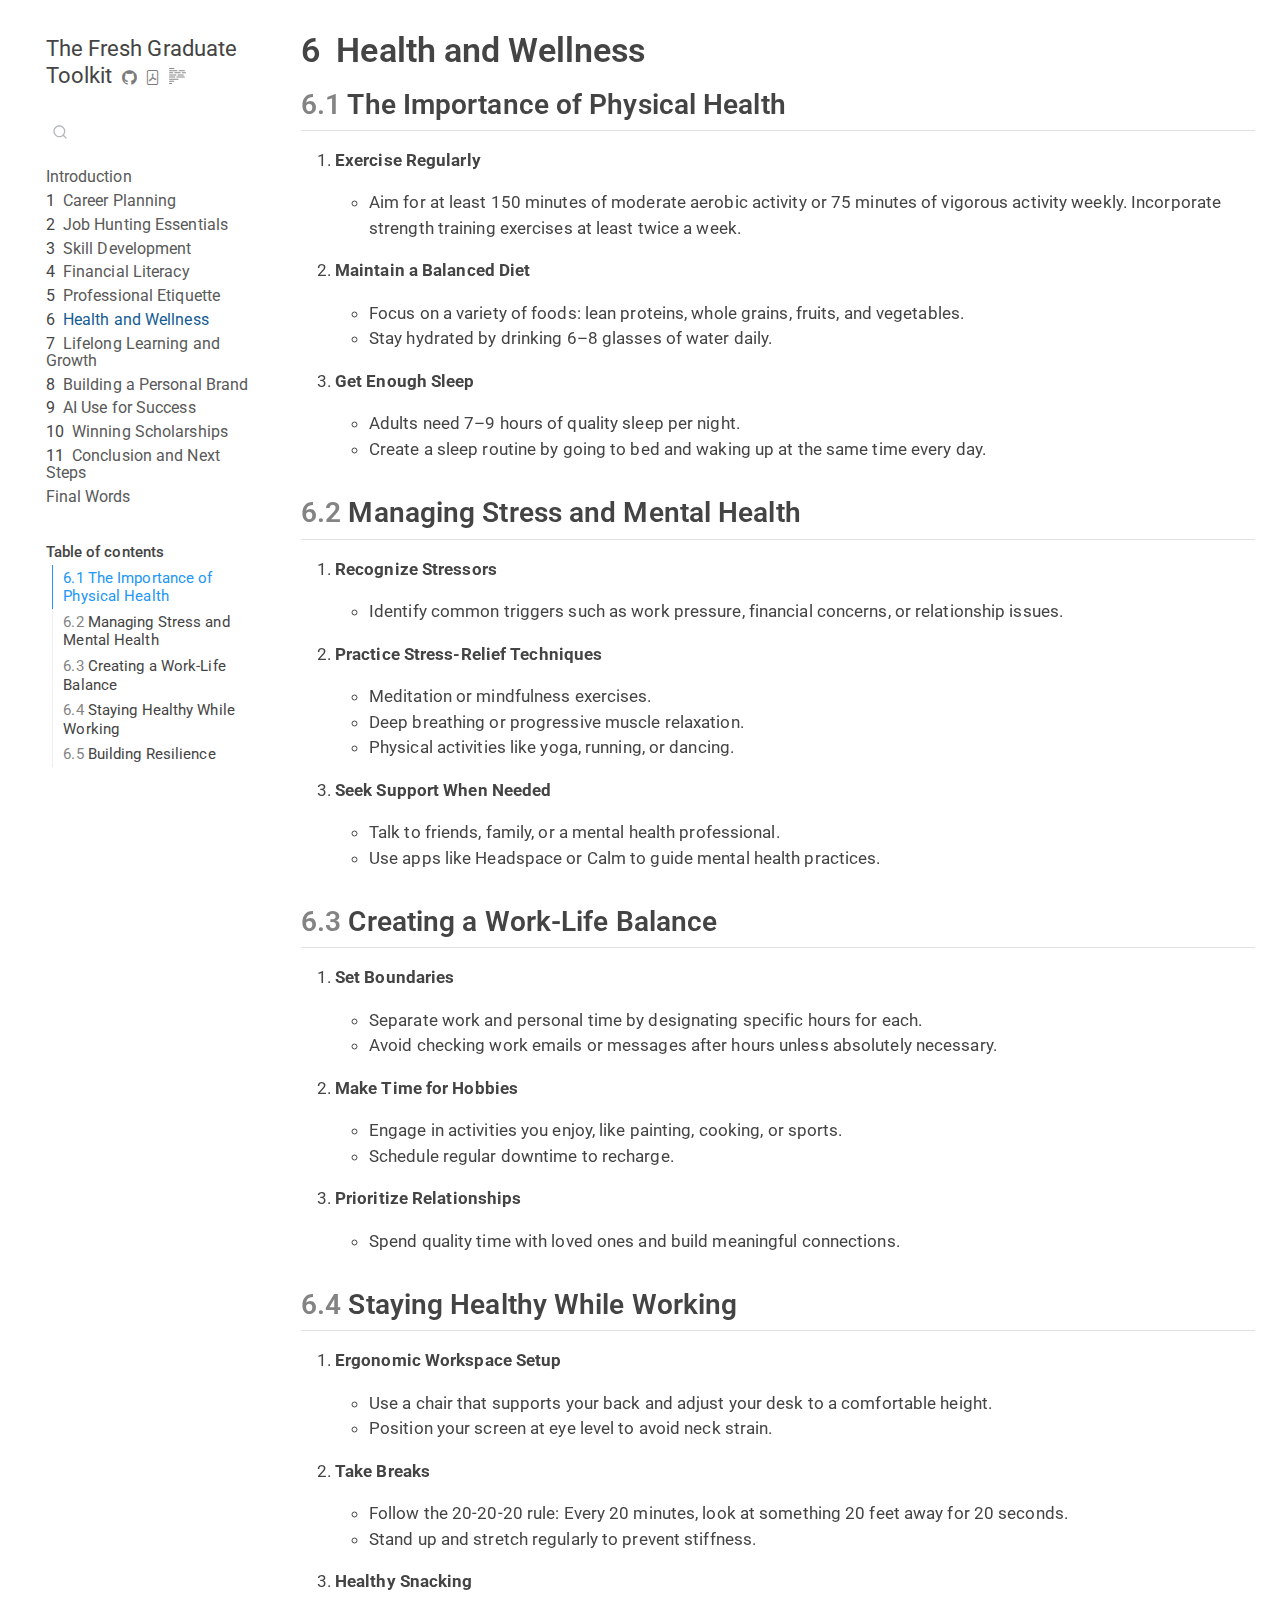
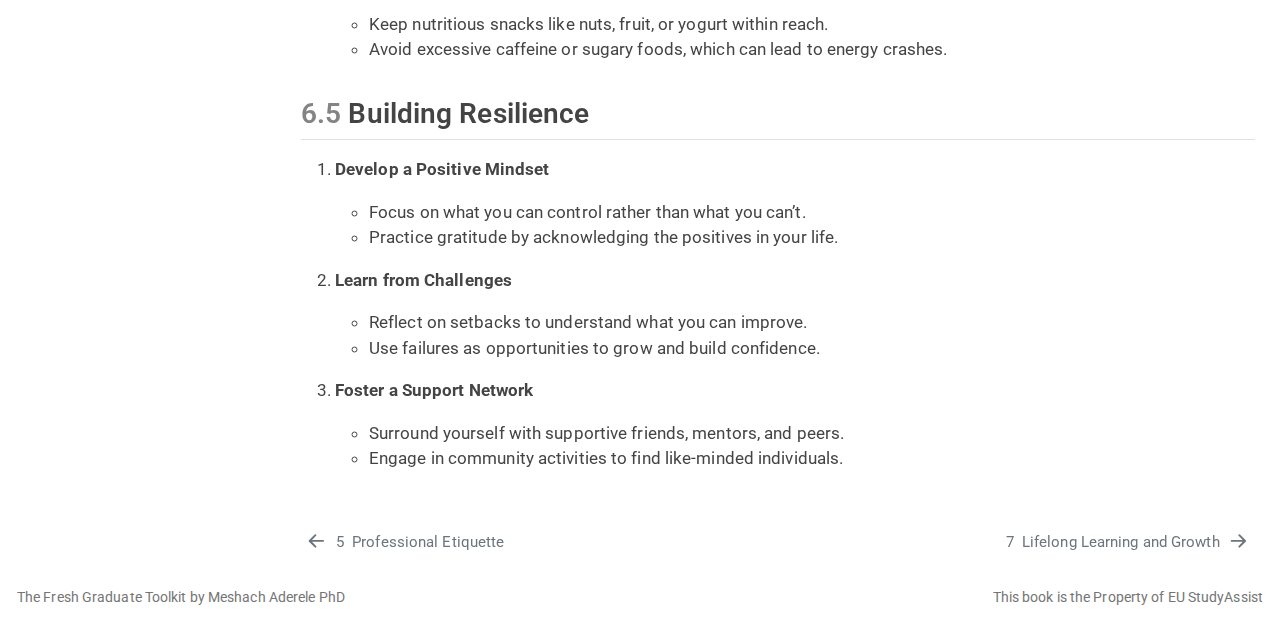
<file: health-wellness.html>
<!DOCTYPE html>
<html xmlns="http://www.w3.org/1999/xhtml" lang="en" xml:lang="en"><head>

<meta charset="utf-8">
<meta name="generator" content="quarto-1.6.39">

<meta name="viewport" content="width=device-width, initial-scale=1.0, user-scalable=yes">


<title>6&nbsp; Health and Wellness – The Fresh Graduate Toolkit</title>
<style>
code{white-space: pre-wrap;}
span.smallcaps{font-variant: small-caps;}
div.columns{display: flex; gap: min(4vw, 1.5em);}
div.column{flex: auto; overflow-x: auto;}
div.hanging-indent{margin-left: 1.5em; text-indent: -1.5em;}
ul.task-list{list-style: none;}
ul.task-list li input[type="checkbox"] {
  width: 0.8em;
  margin: 0 0.8em 0.2em -1em; /* quarto-specific, see https://github.com/quarto-dev/quarto-cli/issues/4556 */ 
  vertical-align: middle;
}
</style>


<script src="site_libs/quarto-nav/quarto-nav.js"></script>
<script src="site_libs/quarto-nav/headroom.min.js"></script>
<script src="site_libs/clipboard/clipboard.min.js"></script>
<script src="site_libs/quarto-search/autocomplete.umd.js"></script>
<script src="site_libs/quarto-search/fuse.min.js"></script>
<script src="site_libs/quarto-search/quarto-search.js"></script>
<meta name="quarto:offset" content="./">
<link href="./life-growth.html" rel="next">
<link href="./professional-etq.html" rel="prev">
<link href="./favicon.png" rel="icon" type="image/png">
<script src="site_libs/quarto-html/quarto.js"></script>
<script src="site_libs/quarto-html/popper.min.js"></script>
<script src="site_libs/quarto-html/tippy.umd.min.js"></script>
<script src="site_libs/quarto-html/anchor.min.js"></script>
<link href="site_libs/quarto-html/tippy.css" rel="stylesheet">
<link href="site_libs/quarto-html/quarto-syntax-highlighting-e26003cea8cd680ca0c55a263523d882.css" rel="stylesheet" id="quarto-text-highlighting-styles">
<script src="site_libs/bootstrap/bootstrap.min.js"></script>
<link href="site_libs/bootstrap/bootstrap-icons.css" rel="stylesheet">
<link href="site_libs/bootstrap/bootstrap-6e643872ac2ac89d8bb96e191e35982a.min.css" rel="stylesheet" append-hash="true" id="quarto-bootstrap" data-mode="light">
<script id="quarto-search-options" type="application/json">{
  "location": "sidebar",
  "copy-button": false,
  "collapse-after": 3,
  "panel-placement": "start",
  "type": "textbox",
  "limit": 50,
  "keyboard-shortcut": [
    "f",
    "/",
    "s"
  ],
  "show-item-context": false,
  "language": {
    "search-no-results-text": "No results",
    "search-matching-documents-text": "matching documents",
    "search-copy-link-title": "Copy link to search",
    "search-hide-matches-text": "Hide additional matches",
    "search-more-match-text": "more match in this document",
    "search-more-matches-text": "more matches in this document",
    "search-clear-button-title": "Clear",
    "search-text-placeholder": "",
    "search-detached-cancel-button-title": "Cancel",
    "search-submit-button-title": "Submit",
    "search-label": "Search"
  }
}</script>


</head>

<body class="nav-sidebar floating">

<div id="quarto-search-results"></div>
  <header id="quarto-header" class="headroom fixed-top">
  <nav class="quarto-secondary-nav">
    <div class="container-fluid d-flex">
      <button type="button" class="quarto-btn-toggle btn" data-bs-toggle="collapse" role="button" data-bs-target=".quarto-sidebar-collapse-item" aria-controls="quarto-sidebar" aria-expanded="false" aria-label="Toggle sidebar navigation" onclick="if (window.quartoToggleHeadroom) { window.quartoToggleHeadroom(); }">
        <i class="bi bi-layout-text-sidebar-reverse"></i>
      </button>
        <nav class="quarto-page-breadcrumbs" aria-label="breadcrumb"><ol class="breadcrumb"><li class="breadcrumb-item"><a href="./health-wellness.html"><span class="chapter-number">6</span>&nbsp; <span class="chapter-title">Health and Wellness</span></a></li></ol></nav>
        <a class="flex-grow-1" role="navigation" data-bs-toggle="collapse" data-bs-target=".quarto-sidebar-collapse-item" aria-controls="quarto-sidebar" aria-expanded="false" aria-label="Toggle sidebar navigation" onclick="if (window.quartoToggleHeadroom) { window.quartoToggleHeadroom(); }">      
        </a>
      <button type="button" class="btn quarto-search-button" aria-label="Search" onclick="window.quartoOpenSearch();">
        <i class="bi bi-search"></i>
      </button>
    </div>
  </nav>
</header>
<!-- content -->
<div id="quarto-content" class="quarto-container page-columns page-rows-contents page-layout-full">
<!-- sidebar -->
  <nav id="quarto-sidebar" class="sidebar collapse collapse-horizontal quarto-sidebar-collapse-item sidebar-navigation floating overflow-auto">
    <div class="pt-lg-2 mt-2 text-left sidebar-header">
    <div class="sidebar-title mb-0 py-0">
      <a href="./">The Fresh Graduate Toolkit</a> 
        <div class="sidebar-tools-main tools-wide">
    <a href="https://github.com/EU-Study-Assist/grad-toolkit" title="Source Code" class="quarto-navigation-tool px-1" aria-label="Source Code"><i class="bi bi-github"></i></a>
    <a href="./The-Fresh-Graduate-Toolkit.pdf" title="Download PDF" class="quarto-navigation-tool px-1" aria-label="Download PDF"><i class="bi bi-file-pdf"></i></a>
  <a href="" class="quarto-reader-toggle quarto-navigation-tool px-1" onclick="window.quartoToggleReader(); return false;" title="Toggle reader mode">
  <div class="quarto-reader-toggle-btn">
  <i class="bi"></i>
  </div>
</a>
</div>
    </div>
      </div>
        <div class="mt-2 flex-shrink-0 align-items-center">
        <div class="sidebar-search">
        <div id="quarto-search" class="" title="Search"></div>
        </div>
        </div>
    <div class="sidebar-menu-container"> 
    <ul class="list-unstyled mt-1">
        <li class="sidebar-item">
  <div class="sidebar-item-container"> 
  <a href="./index.html" class="sidebar-item-text sidebar-link">
 <span class="menu-text">Introduction</span></a>
  </div>
</li>
        <li class="sidebar-item">
  <div class="sidebar-item-container"> 
  <a href="./career-planning.html" class="sidebar-item-text sidebar-link">
 <span class="menu-text"><span class="chapter-number">1</span>&nbsp; <span class="chapter-title">Career Planning</span></span></a>
  </div>
</li>
        <li class="sidebar-item">
  <div class="sidebar-item-container"> 
  <a href="./job-hunting.html" class="sidebar-item-text sidebar-link">
 <span class="menu-text"><span class="chapter-number">2</span>&nbsp; <span class="chapter-title">Job Hunting Essentials</span></span></a>
  </div>
</li>
        <li class="sidebar-item">
  <div class="sidebar-item-container"> 
  <a href="./skill-dev.html" class="sidebar-item-text sidebar-link">
 <span class="menu-text"><span class="chapter-number">3</span>&nbsp; <span class="chapter-title">Skill Development</span></span></a>
  </div>
</li>
        <li class="sidebar-item">
  <div class="sidebar-item-container"> 
  <a href="./fin-literacy.html" class="sidebar-item-text sidebar-link">
 <span class="menu-text"><span class="chapter-number">4</span>&nbsp; <span class="chapter-title">Financial Literacy</span></span></a>
  </div>
</li>
        <li class="sidebar-item">
  <div class="sidebar-item-container"> 
  <a href="./professional-etq.html" class="sidebar-item-text sidebar-link">
 <span class="menu-text"><span class="chapter-number">5</span>&nbsp; <span class="chapter-title">Professional Etiquette</span></span></a>
  </div>
</li>
        <li class="sidebar-item">
  <div class="sidebar-item-container"> 
  <a href="./health-wellness.html" class="sidebar-item-text sidebar-link active">
 <span class="menu-text"><span class="chapter-number">6</span>&nbsp; <span class="chapter-title">Health and Wellness</span></span></a>
  </div>
</li>
        <li class="sidebar-item">
  <div class="sidebar-item-container"> 
  <a href="./life-growth.html" class="sidebar-item-text sidebar-link">
 <span class="menu-text"><span class="chapter-number">7</span>&nbsp; <span class="chapter-title">Lifelong Learning and Growth</span></span></a>
  </div>
</li>
        <li class="sidebar-item">
  <div class="sidebar-item-container"> 
  <a href="./personal-brand.html" class="sidebar-item-text sidebar-link">
 <span class="menu-text"><span class="chapter-number">8</span>&nbsp; <span class="chapter-title">Building a Personal Brand</span></span></a>
  </div>
</li>
        <li class="sidebar-item">
  <div class="sidebar-item-container"> 
  <a href="./ai.html" class="sidebar-item-text sidebar-link">
 <span class="menu-text"><span class="chapter-number">9</span>&nbsp; <span class="chapter-title">AI Use for Success</span></span></a>
  </div>
</li>
        <li class="sidebar-item">
  <div class="sidebar-item-container"> 
  <a href="./scholarship.html" class="sidebar-item-text sidebar-link">
 <span class="menu-text"><span class="chapter-number">10</span>&nbsp; <span class="chapter-title">Winning Scholarships</span></span></a>
  </div>
</li>
        <li class="sidebar-item">
  <div class="sidebar-item-container"> 
  <a href="./conclusion.html" class="sidebar-item-text sidebar-link">
 <span class="menu-text"><span class="chapter-number">11</span>&nbsp; <span class="chapter-title">Conclusion and Next Steps</span></span></a>
  </div>
</li>
        <li class="sidebar-item">
  <div class="sidebar-item-container"> 
  <a href="./final.html" class="sidebar-item-text sidebar-link">
 <span class="menu-text">Final Words</span></a>
  </div>
</li>
    </ul>
    </div>
    <nav id="TOC" role="doc-toc" class="toc-active">
    <h2 id="toc-title">Table of contents</h2>
   
  <ul class="collapse">
  <li><a href="#the-importance-of-physical-health" id="toc-the-importance-of-physical-health" class="nav-link active" data-scroll-target="#the-importance-of-physical-health"><span class="header-section-number">6.1</span> The Importance of Physical Health</a></li>
  <li><a href="#managing-stress-and-mental-health" id="toc-managing-stress-and-mental-health" class="nav-link" data-scroll-target="#managing-stress-and-mental-health"><span class="header-section-number">6.2</span> Managing Stress and Mental Health</a></li>
  <li><a href="#creating-a-work-life-balance" id="toc-creating-a-work-life-balance" class="nav-link" data-scroll-target="#creating-a-work-life-balance"><span class="header-section-number">6.3</span> Creating a Work-Life Balance</a></li>
  <li><a href="#staying-healthy-while-working" id="toc-staying-healthy-while-working" class="nav-link" data-scroll-target="#staying-healthy-while-working"><span class="header-section-number">6.4</span> Staying Healthy While Working</a></li>
  <li><a href="#building-resilience" id="toc-building-resilience" class="nav-link" data-scroll-target="#building-resilience"><span class="header-section-number">6.5</span> Building Resilience</a></li>
  </ul>
</nav>
</nav>
<div id="quarto-sidebar-glass" class="quarto-sidebar-collapse-item" data-bs-toggle="collapse" data-bs-target=".quarto-sidebar-collapse-item"></div>
<!-- margin-sidebar -->
    <div id="quarto-margin-sidebar" class="sidebar margin-sidebar zindex-bottom">
    </div>
<!-- main -->
<main class="content column-page-right" id="quarto-document-content">

<header id="title-block-header" class="quarto-title-block default">
<div class="quarto-title">
<h1 class="title"><span class="chapter-number">6</span>&nbsp; <span class="chapter-title">Health and Wellness</span></h1>
</div>



<div class="quarto-title-meta column-page-right">

    
  
    
  </div>
  


</header>


<section id="the-importance-of-physical-health" class="level2" data-number="6.1">
<h2 data-number="6.1" class="anchored" data-anchor-id="the-importance-of-physical-health"><span class="header-section-number">6.1</span> The Importance of Physical Health</h2>
<ol type="1">
<li><p><strong>Exercise Regularly</strong></p>
<ul>
<li>Aim for at least 150 minutes of moderate aerobic activity or 75 minutes of vigorous activity weekly. Incorporate strength training exercises at least twice a week.</li>
</ul></li>
<li><p><strong>Maintain a Balanced Diet</strong></p>
<ul>
<li>Focus on a variety of foods: lean proteins, whole grains, fruits, and vegetables.</li>
<li>Stay hydrated by drinking 6–8 glasses of water daily.</li>
</ul></li>
<li><p><strong>Get Enough Sleep</strong></p>
<ul>
<li>Adults need 7–9 hours of quality sleep per night.</li>
<li>Create a sleep routine by going to bed and waking up at the same time every day.</li>
</ul></li>
</ol>
</section>
<section id="managing-stress-and-mental-health" class="level2" data-number="6.2">
<h2 data-number="6.2" class="anchored" data-anchor-id="managing-stress-and-mental-health"><span class="header-section-number">6.2</span> Managing Stress and Mental Health</h2>
<ol type="1">
<li><p><strong>Recognize Stressors</strong></p>
<ul>
<li>Identify common triggers such as work pressure, financial concerns, or relationship issues.</li>
</ul></li>
<li><p><strong>Practice Stress-Relief Techniques</strong></p>
<ul>
<li>Meditation or mindfulness exercises.</li>
<li>Deep breathing or progressive muscle relaxation.</li>
<li>Physical activities like yoga, running, or dancing.</li>
</ul></li>
<li><p><strong>Seek Support When Needed</strong></p>
<ul>
<li>Talk to friends, family, or a mental health professional.</li>
<li>Use apps like Headspace or Calm to guide mental health practices.</li>
</ul></li>
</ol>
</section>
<section id="creating-a-work-life-balance" class="level2" data-number="6.3">
<h2 data-number="6.3" class="anchored" data-anchor-id="creating-a-work-life-balance"><span class="header-section-number">6.3</span> Creating a Work-Life Balance</h2>
<ol type="1">
<li><p><strong>Set Boundaries</strong></p>
<ul>
<li>Separate work and personal time by designating specific hours for each.</li>
<li>Avoid checking work emails or messages after hours unless absolutely necessary.</li>
</ul></li>
<li><p><strong>Make Time for Hobbies</strong></p>
<ul>
<li>Engage in activities you enjoy, like painting, cooking, or sports.</li>
<li>Schedule regular downtime to recharge.</li>
</ul></li>
<li><p><strong>Prioritize Relationships</strong></p>
<ul>
<li>Spend quality time with loved ones and build meaningful connections.</li>
</ul></li>
</ol>
</section>
<section id="staying-healthy-while-working" class="level2" data-number="6.4">
<h2 data-number="6.4" class="anchored" data-anchor-id="staying-healthy-while-working"><span class="header-section-number">6.4</span> Staying Healthy While Working</h2>
<ol type="1">
<li><p><strong>Ergonomic Workspace Setup</strong></p>
<ul>
<li>Use a chair that supports your back and adjust your desk to a comfortable height.</li>
<li>Position your screen at eye level to avoid neck strain.</li>
</ul></li>
<li><p><strong>Take Breaks</strong></p>
<ul>
<li>Follow the 20-20-20 rule: Every 20 minutes, look at something 20 feet away for 20 seconds.</li>
<li>Stand up and stretch regularly to prevent stiffness.</li>
</ul></li>
<li><p><strong>Healthy Snacking</strong></p>
<ul>
<li>Keep nutritious snacks like nuts, fruit, or yogurt within reach.</li>
<li>Avoid excessive caffeine or sugary foods, which can lead to energy crashes.</li>
</ul></li>
</ol>
</section>
<section id="building-resilience" class="level2" data-number="6.5">
<h2 data-number="6.5" class="anchored" data-anchor-id="building-resilience"><span class="header-section-number">6.5</span> Building Resilience</h2>
<ol type="1">
<li><p><strong>Develop a Positive Mindset</strong></p>
<ul>
<li>Focus on what you can control rather than what you can’t.</li>
<li>Practice gratitude by acknowledging the positives in your life.</li>
</ul></li>
<li><p><strong>Learn from Challenges</strong></p>
<ul>
<li>Reflect on setbacks to understand what you can improve.</li>
<li>Use failures as opportunities to grow and build confidence.</li>
</ul></li>
<li><p><strong>Foster a Support Network</strong></p>
<ul>
<li>Surround yourself with supportive friends, mentors, and peers.</li>
<li>Engage in community activities to find like-minded individuals.</li>
</ul></li>
</ol>


</section>

</main> <!-- /main -->
<script id="quarto-html-after-body" type="application/javascript">
window.document.addEventListener("DOMContentLoaded", function (event) {
  const toggleBodyColorMode = (bsSheetEl) => {
    const mode = bsSheetEl.getAttribute("data-mode");
    const bodyEl = window.document.querySelector("body");
    if (mode === "dark") {
      bodyEl.classList.add("quarto-dark");
      bodyEl.classList.remove("quarto-light");
    } else {
      bodyEl.classList.add("quarto-light");
      bodyEl.classList.remove("quarto-dark");
    }
  }
  const toggleBodyColorPrimary = () => {
    const bsSheetEl = window.document.querySelector("link#quarto-bootstrap");
    if (bsSheetEl) {
      toggleBodyColorMode(bsSheetEl);
    }
  }
  toggleBodyColorPrimary();  
  const icon = "";
  const anchorJS = new window.AnchorJS();
  anchorJS.options = {
    placement: 'right',
    icon: icon
  };
  anchorJS.add('.anchored');
  const isCodeAnnotation = (el) => {
    for (const clz of el.classList) {
      if (clz.startsWith('code-annotation-')) {                     
        return true;
      }
    }
    return false;
  }
  const onCopySuccess = function(e) {
    // button target
    const button = e.trigger;
    // don't keep focus
    button.blur();
    // flash "checked"
    button.classList.add('code-copy-button-checked');
    var currentTitle = button.getAttribute("title");
    button.setAttribute("title", "Copied!");
    let tooltip;
    if (window.bootstrap) {
      button.setAttribute("data-bs-toggle", "tooltip");
      button.setAttribute("data-bs-placement", "left");
      button.setAttribute("data-bs-title", "Copied!");
      tooltip = new bootstrap.Tooltip(button, 
        { trigger: "manual", 
          customClass: "code-copy-button-tooltip",
          offset: [0, -8]});
      tooltip.show();    
    }
    setTimeout(function() {
      if (tooltip) {
        tooltip.hide();
        button.removeAttribute("data-bs-title");
        button.removeAttribute("data-bs-toggle");
        button.removeAttribute("data-bs-placement");
      }
      button.setAttribute("title", currentTitle);
      button.classList.remove('code-copy-button-checked');
    }, 1000);
    // clear code selection
    e.clearSelection();
  }
  const getTextToCopy = function(trigger) {
      const codeEl = trigger.previousElementSibling.cloneNode(true);
      for (const childEl of codeEl.children) {
        if (isCodeAnnotation(childEl)) {
          childEl.remove();
        }
      }
      return codeEl.innerText;
  }
  const clipboard = new window.ClipboardJS('.code-copy-button:not([data-in-quarto-modal])', {
    text: getTextToCopy
  });
  clipboard.on('success', onCopySuccess);
  if (window.document.getElementById('quarto-embedded-source-code-modal')) {
    const clipboardModal = new window.ClipboardJS('.code-copy-button[data-in-quarto-modal]', {
      text: getTextToCopy,
      container: window.document.getElementById('quarto-embedded-source-code-modal')
    });
    clipboardModal.on('success', onCopySuccess);
  }
    var localhostRegex = new RegExp(/^(?:http|https):\/\/localhost\:?[0-9]*\//);
    var mailtoRegex = new RegExp(/^mailto:/);
      var filterRegex = new RegExp("https:\/\/eu-study-assist\.github\.io\/grad-toolkit\/");
    var isInternal = (href) => {
        return filterRegex.test(href) || localhostRegex.test(href) || mailtoRegex.test(href);
    }
    // Inspect non-navigation links and adorn them if external
 	var links = window.document.querySelectorAll('a[href]:not(.nav-link):not(.navbar-brand):not(.toc-action):not(.sidebar-link):not(.sidebar-item-toggle):not(.pagination-link):not(.no-external):not([aria-hidden]):not(.dropdown-item):not(.quarto-navigation-tool):not(.about-link)');
    for (var i=0; i<links.length; i++) {
      const link = links[i];
      if (!isInternal(link.href)) {
        // undo the damage that might have been done by quarto-nav.js in the case of
        // links that we want to consider external
        if (link.dataset.originalHref !== undefined) {
          link.href = link.dataset.originalHref;
        }
      }
    }
  function tippyHover(el, contentFn, onTriggerFn, onUntriggerFn) {
    const config = {
      allowHTML: true,
      maxWidth: 500,
      delay: 100,
      arrow: false,
      appendTo: function(el) {
          return el.parentElement;
      },
      interactive: true,
      interactiveBorder: 10,
      theme: 'quarto',
      placement: 'bottom-start',
    };
    if (contentFn) {
      config.content = contentFn;
    }
    if (onTriggerFn) {
      config.onTrigger = onTriggerFn;
    }
    if (onUntriggerFn) {
      config.onUntrigger = onUntriggerFn;
    }
    window.tippy(el, config); 
  }
  const noterefs = window.document.querySelectorAll('a[role="doc-noteref"]');
  for (var i=0; i<noterefs.length; i++) {
    const ref = noterefs[i];
    tippyHover(ref, function() {
      // use id or data attribute instead here
      let href = ref.getAttribute('data-footnote-href') || ref.getAttribute('href');
      try { href = new URL(href).hash; } catch {}
      const id = href.replace(/^#\/?/, "");
      const note = window.document.getElementById(id);
      if (note) {
        return note.innerHTML;
      } else {
        return "";
      }
    });
  }
  const xrefs = window.document.querySelectorAll('a.quarto-xref');
  const processXRef = (id, note) => {
    // Strip column container classes
    const stripColumnClz = (el) => {
      el.classList.remove("page-full", "page-columns");
      if (el.children) {
        for (const child of el.children) {
          stripColumnClz(child);
        }
      }
    }
    stripColumnClz(note)
    if (id === null || id.startsWith('sec-')) {
      // Special case sections, only their first couple elements
      const container = document.createElement("div");
      if (note.children && note.children.length > 2) {
        container.appendChild(note.children[0].cloneNode(true));
        for (let i = 1; i < note.children.length; i++) {
          const child = note.children[i];
          if (child.tagName === "P" && child.innerText === "") {
            continue;
          } else {
            container.appendChild(child.cloneNode(true));
            break;
          }
        }
        if (window.Quarto?.typesetMath) {
          window.Quarto.typesetMath(container);
        }
        return container.innerHTML
      } else {
        if (window.Quarto?.typesetMath) {
          window.Quarto.typesetMath(note);
        }
        return note.innerHTML;
      }
    } else {
      // Remove any anchor links if they are present
      const anchorLink = note.querySelector('a.anchorjs-link');
      if (anchorLink) {
        anchorLink.remove();
      }
      if (window.Quarto?.typesetMath) {
        window.Quarto.typesetMath(note);
      }
      if (note.classList.contains("callout")) {
        return note.outerHTML;
      } else {
        return note.innerHTML;
      }
    }
  }
  for (var i=0; i<xrefs.length; i++) {
    const xref = xrefs[i];
    tippyHover(xref, undefined, function(instance) {
      instance.disable();
      let url = xref.getAttribute('href');
      let hash = undefined; 
      if (url.startsWith('#')) {
        hash = url;
      } else {
        try { hash = new URL(url).hash; } catch {}
      }
      if (hash) {
        const id = hash.replace(/^#\/?/, "");
        const note = window.document.getElementById(id);
        if (note !== null) {
          try {
            const html = processXRef(id, note.cloneNode(true));
            instance.setContent(html);
          } finally {
            instance.enable();
            instance.show();
          }
        } else {
          // See if we can fetch this
          fetch(url.split('#')[0])
          .then(res => res.text())
          .then(html => {
            const parser = new DOMParser();
            const htmlDoc = parser.parseFromString(html, "text/html");
            const note = htmlDoc.getElementById(id);
            if (note !== null) {
              const html = processXRef(id, note);
              instance.setContent(html);
            } 
          }).finally(() => {
            instance.enable();
            instance.show();
          });
        }
      } else {
        // See if we can fetch a full url (with no hash to target)
        // This is a special case and we should probably do some content thinning / targeting
        fetch(url)
        .then(res => res.text())
        .then(html => {
          const parser = new DOMParser();
          const htmlDoc = parser.parseFromString(html, "text/html");
          const note = htmlDoc.querySelector('main.content');
          if (note !== null) {
            // This should only happen for chapter cross references
            // (since there is no id in the URL)
            // remove the first header
            if (note.children.length > 0 && note.children[0].tagName === "HEADER") {
              note.children[0].remove();
            }
            const html = processXRef(null, note);
            instance.setContent(html);
          } 
        }).finally(() => {
          instance.enable();
          instance.show();
        });
      }
    }, function(instance) {
    });
  }
      let selectedAnnoteEl;
      const selectorForAnnotation = ( cell, annotation) => {
        let cellAttr = 'data-code-cell="' + cell + '"';
        let lineAttr = 'data-code-annotation="' +  annotation + '"';
        const selector = 'span[' + cellAttr + '][' + lineAttr + ']';
        return selector;
      }
      const selectCodeLines = (annoteEl) => {
        const doc = window.document;
        const targetCell = annoteEl.getAttribute("data-target-cell");
        const targetAnnotation = annoteEl.getAttribute("data-target-annotation");
        const annoteSpan = window.document.querySelector(selectorForAnnotation(targetCell, targetAnnotation));
        const lines = annoteSpan.getAttribute("data-code-lines").split(",");
        const lineIds = lines.map((line) => {
          return targetCell + "-" + line;
        })
        let top = null;
        let height = null;
        let parent = null;
        if (lineIds.length > 0) {
            //compute the position of the single el (top and bottom and make a div)
            const el = window.document.getElementById(lineIds[0]);
            top = el.offsetTop;
            height = el.offsetHeight;
            parent = el.parentElement.parentElement;
          if (lineIds.length > 1) {
            const lastEl = window.document.getElementById(lineIds[lineIds.length - 1]);
            const bottom = lastEl.offsetTop + lastEl.offsetHeight;
            height = bottom - top;
          }
          if (top !== null && height !== null && parent !== null) {
            // cook up a div (if necessary) and position it 
            let div = window.document.getElementById("code-annotation-line-highlight");
            if (div === null) {
              div = window.document.createElement("div");
              div.setAttribute("id", "code-annotation-line-highlight");
              div.style.position = 'absolute';
              parent.appendChild(div);
            }
            div.style.top = top - 2 + "px";
            div.style.height = height + 4 + "px";
            div.style.left = 0;
            let gutterDiv = window.document.getElementById("code-annotation-line-highlight-gutter");
            if (gutterDiv === null) {
              gutterDiv = window.document.createElement("div");
              gutterDiv.setAttribute("id", "code-annotation-line-highlight-gutter");
              gutterDiv.style.position = 'absolute';
              const codeCell = window.document.getElementById(targetCell);
              const gutter = codeCell.querySelector('.code-annotation-gutter');
              gutter.appendChild(gutterDiv);
            }
            gutterDiv.style.top = top - 2 + "px";
            gutterDiv.style.height = height + 4 + "px";
          }
          selectedAnnoteEl = annoteEl;
        }
      };
      const unselectCodeLines = () => {
        const elementsIds = ["code-annotation-line-highlight", "code-annotation-line-highlight-gutter"];
        elementsIds.forEach((elId) => {
          const div = window.document.getElementById(elId);
          if (div) {
            div.remove();
          }
        });
        selectedAnnoteEl = undefined;
      };
        // Handle positioning of the toggle
    window.addEventListener(
      "resize",
      throttle(() => {
        elRect = undefined;
        if (selectedAnnoteEl) {
          selectCodeLines(selectedAnnoteEl);
        }
      }, 10)
    );
    function throttle(fn, ms) {
    let throttle = false;
    let timer;
      return (...args) => {
        if(!throttle) { // first call gets through
            fn.apply(this, args);
            throttle = true;
        } else { // all the others get throttled
            if(timer) clearTimeout(timer); // cancel #2
            timer = setTimeout(() => {
              fn.apply(this, args);
              timer = throttle = false;
            }, ms);
        }
      };
    }
      // Attach click handler to the DT
      const annoteDls = window.document.querySelectorAll('dt[data-target-cell]');
      for (const annoteDlNode of annoteDls) {
        annoteDlNode.addEventListener('click', (event) => {
          const clickedEl = event.target;
          if (clickedEl !== selectedAnnoteEl) {
            unselectCodeLines();
            const activeEl = window.document.querySelector('dt[data-target-cell].code-annotation-active');
            if (activeEl) {
              activeEl.classList.remove('code-annotation-active');
            }
            selectCodeLines(clickedEl);
            clickedEl.classList.add('code-annotation-active');
          } else {
            // Unselect the line
            unselectCodeLines();
            clickedEl.classList.remove('code-annotation-active');
          }
        });
      }
  const findCites = (el) => {
    const parentEl = el.parentElement;
    if (parentEl) {
      const cites = parentEl.dataset.cites;
      if (cites) {
        return {
          el,
          cites: cites.split(' ')
        };
      } else {
        return findCites(el.parentElement)
      }
    } else {
      return undefined;
    }
  };
  var bibliorefs = window.document.querySelectorAll('a[role="doc-biblioref"]');
  for (var i=0; i<bibliorefs.length; i++) {
    const ref = bibliorefs[i];
    const citeInfo = findCites(ref);
    if (citeInfo) {
      tippyHover(citeInfo.el, function() {
        var popup = window.document.createElement('div');
        citeInfo.cites.forEach(function(cite) {
          var citeDiv = window.document.createElement('div');
          citeDiv.classList.add('hanging-indent');
          citeDiv.classList.add('csl-entry');
          var biblioDiv = window.document.getElementById('ref-' + cite);
          if (biblioDiv) {
            citeDiv.innerHTML = biblioDiv.innerHTML;
          }
          popup.appendChild(citeDiv);
        });
        return popup.innerHTML;
      });
    }
  }
});
</script>
<nav class="page-navigation column-page-right">
  <div class="nav-page nav-page-previous">
      <a href="./professional-etq.html" class="pagination-link" aria-label="Professional Etiquette">
        <i class="bi bi-arrow-left-short"></i> <span class="nav-page-text"><span class="chapter-number">5</span>&nbsp; <span class="chapter-title">Professional Etiquette</span></span>
      </a>          
  </div>
  <div class="nav-page nav-page-next">
      <a href="./life-growth.html" class="pagination-link" aria-label="Lifelong Learning and Growth">
        <span class="nav-page-text"><span class="chapter-number">7</span>&nbsp; <span class="chapter-title">Lifelong Learning and Growth</span></span> <i class="bi bi-arrow-right-short"></i>
      </a>
  </div>
</nav>
</div> <!-- /content -->
<footer class="footer">
  <div class="nav-footer">
    <div class="nav-footer-left">
<p>The Fresh Graduate Toolkit by Meshach Aderele PhD</p>
</div>   
    <div class="nav-footer-center">
      &nbsp;
    </div>
    <div class="nav-footer-right">
<p>This book is the Property of EU StudyAssist</p>
</div>
  </div>
</footer>




</body></html>
</file>
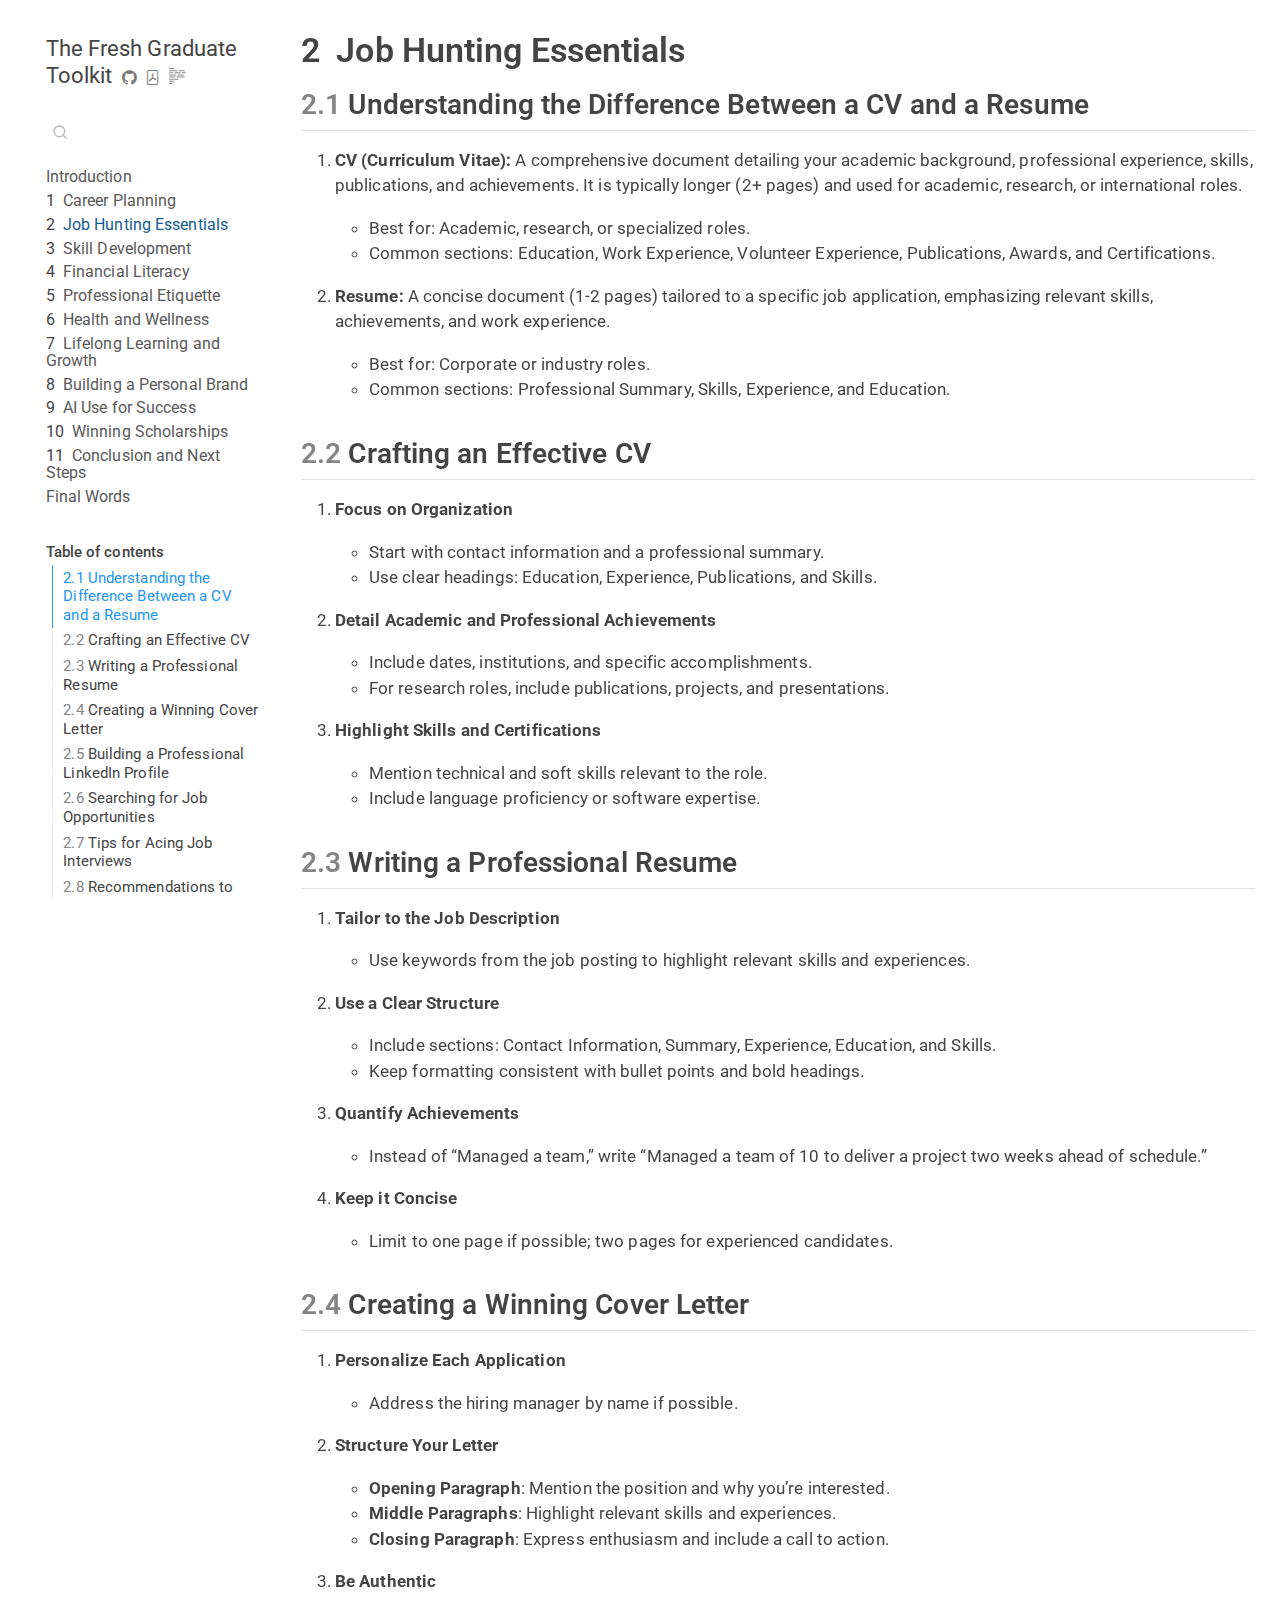
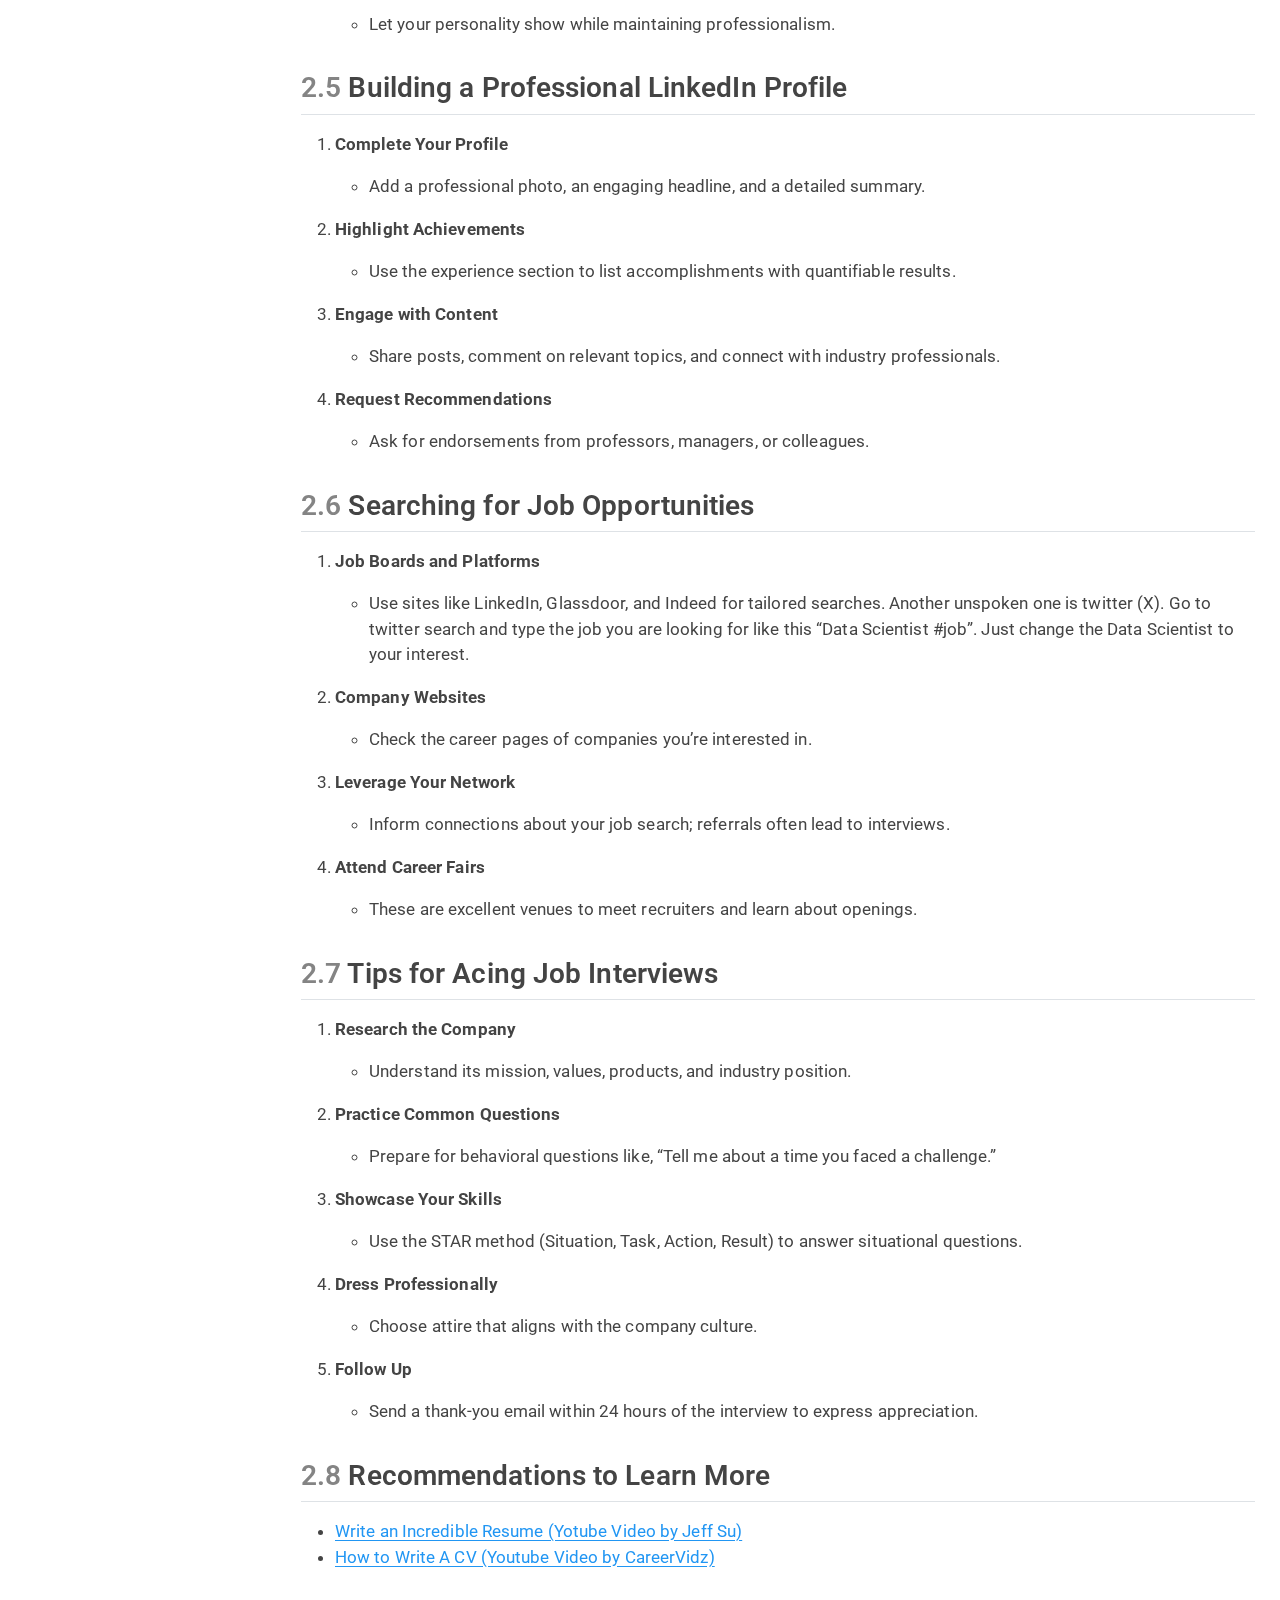
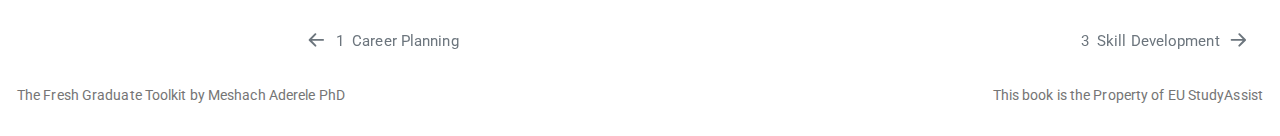
<file: job-hunting.html>
<!DOCTYPE html>
<html xmlns="http://www.w3.org/1999/xhtml" lang="en" xml:lang="en"><head>

<meta charset="utf-8">
<meta name="generator" content="quarto-1.6.39">

<meta name="viewport" content="width=device-width, initial-scale=1.0, user-scalable=yes">


<title>2&nbsp; Job Hunting Essentials – The Fresh Graduate Toolkit</title>
<style>
code{white-space: pre-wrap;}
span.smallcaps{font-variant: small-caps;}
div.columns{display: flex; gap: min(4vw, 1.5em);}
div.column{flex: auto; overflow-x: auto;}
div.hanging-indent{margin-left: 1.5em; text-indent: -1.5em;}
ul.task-list{list-style: none;}
ul.task-list li input[type="checkbox"] {
  width: 0.8em;
  margin: 0 0.8em 0.2em -1em; /* quarto-specific, see https://github.com/quarto-dev/quarto-cli/issues/4556 */ 
  vertical-align: middle;
}
</style>


<script src="site_libs/quarto-nav/quarto-nav.js"></script>
<script src="site_libs/quarto-nav/headroom.min.js"></script>
<script src="site_libs/clipboard/clipboard.min.js"></script>
<script src="site_libs/quarto-search/autocomplete.umd.js"></script>
<script src="site_libs/quarto-search/fuse.min.js"></script>
<script src="site_libs/quarto-search/quarto-search.js"></script>
<meta name="quarto:offset" content="./">
<link href="./skill-dev.html" rel="next">
<link href="./career-planning.html" rel="prev">
<link href="./favicon.png" rel="icon" type="image/png">
<script src="site_libs/quarto-html/quarto.js"></script>
<script src="site_libs/quarto-html/popper.min.js"></script>
<script src="site_libs/quarto-html/tippy.umd.min.js"></script>
<script src="site_libs/quarto-html/anchor.min.js"></script>
<link href="site_libs/quarto-html/tippy.css" rel="stylesheet">
<link href="site_libs/quarto-html/quarto-syntax-highlighting-e26003cea8cd680ca0c55a263523d882.css" rel="stylesheet" id="quarto-text-highlighting-styles">
<script src="site_libs/bootstrap/bootstrap.min.js"></script>
<link href="site_libs/bootstrap/bootstrap-icons.css" rel="stylesheet">
<link href="site_libs/bootstrap/bootstrap-6e643872ac2ac89d8bb96e191e35982a.min.css" rel="stylesheet" append-hash="true" id="quarto-bootstrap" data-mode="light">
<script id="quarto-search-options" type="application/json">{
  "location": "sidebar",
  "copy-button": false,
  "collapse-after": 3,
  "panel-placement": "start",
  "type": "textbox",
  "limit": 50,
  "keyboard-shortcut": [
    "f",
    "/",
    "s"
  ],
  "show-item-context": false,
  "language": {
    "search-no-results-text": "No results",
    "search-matching-documents-text": "matching documents",
    "search-copy-link-title": "Copy link to search",
    "search-hide-matches-text": "Hide additional matches",
    "search-more-match-text": "more match in this document",
    "search-more-matches-text": "more matches in this document",
    "search-clear-button-title": "Clear",
    "search-text-placeholder": "",
    "search-detached-cancel-button-title": "Cancel",
    "search-submit-button-title": "Submit",
    "search-label": "Search"
  }
}</script>


</head>

<body class="nav-sidebar floating">

<div id="quarto-search-results"></div>
  <header id="quarto-header" class="headroom fixed-top">
  <nav class="quarto-secondary-nav">
    <div class="container-fluid d-flex">
      <button type="button" class="quarto-btn-toggle btn" data-bs-toggle="collapse" role="button" data-bs-target=".quarto-sidebar-collapse-item" aria-controls="quarto-sidebar" aria-expanded="false" aria-label="Toggle sidebar navigation" onclick="if (window.quartoToggleHeadroom) { window.quartoToggleHeadroom(); }">
        <i class="bi bi-layout-text-sidebar-reverse"></i>
      </button>
        <nav class="quarto-page-breadcrumbs" aria-label="breadcrumb"><ol class="breadcrumb"><li class="breadcrumb-item"><a href="./job-hunting.html"><span class="chapter-number">2</span>&nbsp; <span class="chapter-title">Job Hunting Essentials</span></a></li></ol></nav>
        <a class="flex-grow-1" role="navigation" data-bs-toggle="collapse" data-bs-target=".quarto-sidebar-collapse-item" aria-controls="quarto-sidebar" aria-expanded="false" aria-label="Toggle sidebar navigation" onclick="if (window.quartoToggleHeadroom) { window.quartoToggleHeadroom(); }">      
        </a>
      <button type="button" class="btn quarto-search-button" aria-label="Search" onclick="window.quartoOpenSearch();">
        <i class="bi bi-search"></i>
      </button>
    </div>
  </nav>
</header>
<!-- content -->
<div id="quarto-content" class="quarto-container page-columns page-rows-contents page-layout-full">
<!-- sidebar -->
  <nav id="quarto-sidebar" class="sidebar collapse collapse-horizontal quarto-sidebar-collapse-item sidebar-navigation floating overflow-auto">
    <div class="pt-lg-2 mt-2 text-left sidebar-header">
    <div class="sidebar-title mb-0 py-0">
      <a href="./">The Fresh Graduate Toolkit</a> 
        <div class="sidebar-tools-main tools-wide">
    <a href="https://github.com/EU-Study-Assist/grad-toolkit" title="Source Code" class="quarto-navigation-tool px-1" aria-label="Source Code"><i class="bi bi-github"></i></a>
    <a href="./The-Fresh-Graduate-Toolkit.pdf" title="Download PDF" class="quarto-navigation-tool px-1" aria-label="Download PDF"><i class="bi bi-file-pdf"></i></a>
  <a href="" class="quarto-reader-toggle quarto-navigation-tool px-1" onclick="window.quartoToggleReader(); return false;" title="Toggle reader mode">
  <div class="quarto-reader-toggle-btn">
  <i class="bi"></i>
  </div>
</a>
</div>
    </div>
      </div>
        <div class="mt-2 flex-shrink-0 align-items-center">
        <div class="sidebar-search">
        <div id="quarto-search" class="" title="Search"></div>
        </div>
        </div>
    <div class="sidebar-menu-container"> 
    <ul class="list-unstyled mt-1">
        <li class="sidebar-item">
  <div class="sidebar-item-container"> 
  <a href="./index.html" class="sidebar-item-text sidebar-link">
 <span class="menu-text">Introduction</span></a>
  </div>
</li>
        <li class="sidebar-item">
  <div class="sidebar-item-container"> 
  <a href="./career-planning.html" class="sidebar-item-text sidebar-link">
 <span class="menu-text"><span class="chapter-number">1</span>&nbsp; <span class="chapter-title">Career Planning</span></span></a>
  </div>
</li>
        <li class="sidebar-item">
  <div class="sidebar-item-container"> 
  <a href="./job-hunting.html" class="sidebar-item-text sidebar-link active">
 <span class="menu-text"><span class="chapter-number">2</span>&nbsp; <span class="chapter-title">Job Hunting Essentials</span></span></a>
  </div>
</li>
        <li class="sidebar-item">
  <div class="sidebar-item-container"> 
  <a href="./skill-dev.html" class="sidebar-item-text sidebar-link">
 <span class="menu-text"><span class="chapter-number">3</span>&nbsp; <span class="chapter-title">Skill Development</span></span></a>
  </div>
</li>
        <li class="sidebar-item">
  <div class="sidebar-item-container"> 
  <a href="./fin-literacy.html" class="sidebar-item-text sidebar-link">
 <span class="menu-text"><span class="chapter-number">4</span>&nbsp; <span class="chapter-title">Financial Literacy</span></span></a>
  </div>
</li>
        <li class="sidebar-item">
  <div class="sidebar-item-container"> 
  <a href="./professional-etq.html" class="sidebar-item-text sidebar-link">
 <span class="menu-text"><span class="chapter-number">5</span>&nbsp; <span class="chapter-title">Professional Etiquette</span></span></a>
  </div>
</li>
        <li class="sidebar-item">
  <div class="sidebar-item-container"> 
  <a href="./health-wellness.html" class="sidebar-item-text sidebar-link">
 <span class="menu-text"><span class="chapter-number">6</span>&nbsp; <span class="chapter-title">Health and Wellness</span></span></a>
  </div>
</li>
        <li class="sidebar-item">
  <div class="sidebar-item-container"> 
  <a href="./life-growth.html" class="sidebar-item-text sidebar-link">
 <span class="menu-text"><span class="chapter-number">7</span>&nbsp; <span class="chapter-title">Lifelong Learning and Growth</span></span></a>
  </div>
</li>
        <li class="sidebar-item">
  <div class="sidebar-item-container"> 
  <a href="./personal-brand.html" class="sidebar-item-text sidebar-link">
 <span class="menu-text"><span class="chapter-number">8</span>&nbsp; <span class="chapter-title">Building a Personal Brand</span></span></a>
  </div>
</li>
        <li class="sidebar-item">
  <div class="sidebar-item-container"> 
  <a href="./ai.html" class="sidebar-item-text sidebar-link">
 <span class="menu-text"><span class="chapter-number">9</span>&nbsp; <span class="chapter-title">AI Use for Success</span></span></a>
  </div>
</li>
        <li class="sidebar-item">
  <div class="sidebar-item-container"> 
  <a href="./scholarship.html" class="sidebar-item-text sidebar-link">
 <span class="menu-text"><span class="chapter-number">10</span>&nbsp; <span class="chapter-title">Winning Scholarships</span></span></a>
  </div>
</li>
        <li class="sidebar-item">
  <div class="sidebar-item-container"> 
  <a href="./conclusion.html" class="sidebar-item-text sidebar-link">
 <span class="menu-text"><span class="chapter-number">11</span>&nbsp; <span class="chapter-title">Conclusion and Next Steps</span></span></a>
  </div>
</li>
        <li class="sidebar-item">
  <div class="sidebar-item-container"> 
  <a href="./final.html" class="sidebar-item-text sidebar-link">
 <span class="menu-text">Final Words</span></a>
  </div>
</li>
    </ul>
    </div>
    <nav id="TOC" role="doc-toc" class="toc-active">
    <h2 id="toc-title">Table of contents</h2>
   
  <ul class="collapse">
  <li><a href="#understanding-the-difference-between-a-cv-and-a-resume" id="toc-understanding-the-difference-between-a-cv-and-a-resume" class="nav-link active" data-scroll-target="#understanding-the-difference-between-a-cv-and-a-resume"><span class="header-section-number">2.1</span> Understanding the Difference Between a CV and a Resume</a></li>
  <li><a href="#crafting-an-effective-cv" id="toc-crafting-an-effective-cv" class="nav-link" data-scroll-target="#crafting-an-effective-cv"><span class="header-section-number">2.2</span> Crafting an Effective CV</a></li>
  <li><a href="#writing-a-professional-resume" id="toc-writing-a-professional-resume" class="nav-link" data-scroll-target="#writing-a-professional-resume"><span class="header-section-number">2.3</span> Writing a Professional Resume</a></li>
  <li><a href="#creating-a-winning-cover-letter" id="toc-creating-a-winning-cover-letter" class="nav-link" data-scroll-target="#creating-a-winning-cover-letter"><span class="header-section-number">2.4</span> Creating a Winning Cover Letter</a></li>
  <li><a href="#building-a-professional-linkedin-profile" id="toc-building-a-professional-linkedin-profile" class="nav-link" data-scroll-target="#building-a-professional-linkedin-profile"><span class="header-section-number">2.5</span> Building a Professional LinkedIn Profile</a></li>
  <li><a href="#searching-for-job-opportunities" id="toc-searching-for-job-opportunities" class="nav-link" data-scroll-target="#searching-for-job-opportunities"><span class="header-section-number">2.6</span> Searching for Job Opportunities</a></li>
  <li><a href="#tips-for-acing-job-interviews" id="toc-tips-for-acing-job-interviews" class="nav-link" data-scroll-target="#tips-for-acing-job-interviews"><span class="header-section-number">2.7</span> Tips for Acing Job Interviews</a></li>
  <li><a href="#recommendations-to-learn-more" id="toc-recommendations-to-learn-more" class="nav-link" data-scroll-target="#recommendations-to-learn-more"><span class="header-section-number">2.8</span> Recommendations to Learn More</a></li>
  </ul>
</nav>
</nav>
<div id="quarto-sidebar-glass" class="quarto-sidebar-collapse-item" data-bs-toggle="collapse" data-bs-target=".quarto-sidebar-collapse-item"></div>
<!-- margin-sidebar -->
    <div id="quarto-margin-sidebar" class="sidebar margin-sidebar zindex-bottom">
    </div>
<!-- main -->
<main class="content column-page-right" id="quarto-document-content">

<header id="title-block-header" class="quarto-title-block default">
<div class="quarto-title">
<h1 class="title"><span class="chapter-number">2</span>&nbsp; <span class="chapter-title">Job Hunting Essentials</span></h1>
</div>



<div class="quarto-title-meta column-page-right">

    
  
    
  </div>
  


</header>


<section id="understanding-the-difference-between-a-cv-and-a-resume" class="level2" data-number="2.1">
<h2 data-number="2.1" class="anchored" data-anchor-id="understanding-the-difference-between-a-cv-and-a-resume"><span class="header-section-number">2.1</span> Understanding the Difference Between a CV and a Resume</h2>
<ol type="1">
<li><p><strong>CV (Curriculum Vitae):</strong> A comprehensive document detailing your academic background, professional experience, skills, publications, and achievements. It is typically longer (2+ pages) and used for academic, research, or international roles.</p>
<ul>
<li>Best for: Academic, research, or specialized roles.</li>
<li>Common sections: Education, Work Experience, Volunteer Experience, Publications, Awards, and Certifications.</li>
</ul></li>
<li><p><strong>Resume:</strong> A concise document (1-2 pages) tailored to a specific job application, emphasizing relevant skills, achievements, and work experience.</p>
<ul>
<li>Best for: Corporate or industry roles.</li>
<li>Common sections: Professional Summary, Skills, Experience, and Education.</li>
</ul></li>
</ol>
</section>
<section id="crafting-an-effective-cv" class="level2" data-number="2.2">
<h2 data-number="2.2" class="anchored" data-anchor-id="crafting-an-effective-cv"><span class="header-section-number">2.2</span> Crafting an Effective CV</h2>
<ol type="1">
<li><p><strong>Focus on Organization</strong></p>
<ul>
<li>Start with contact information and a professional summary.</li>
<li>Use clear headings: Education, Experience, Publications, and Skills.</li>
</ul></li>
<li><p><strong>Detail Academic and Professional Achievements</strong></p>
<ul>
<li>Include dates, institutions, and specific accomplishments.</li>
<li>For research roles, include publications, projects, and presentations.</li>
</ul></li>
<li><p><strong>Highlight Skills and Certifications</strong></p>
<ul>
<li>Mention technical and soft skills relevant to the role.</li>
<li>Include language proficiency or software expertise.</li>
</ul></li>
</ol>
</section>
<section id="writing-a-professional-resume" class="level2" data-number="2.3">
<h2 data-number="2.3" class="anchored" data-anchor-id="writing-a-professional-resume"><span class="header-section-number">2.3</span> Writing a Professional Resume</h2>
<ol type="1">
<li><p><strong>Tailor to the Job Description</strong></p>
<ul>
<li>Use keywords from the job posting to highlight relevant skills and experiences.</li>
</ul></li>
<li><p><strong>Use a Clear Structure</strong></p>
<ul>
<li>Include sections: Contact Information, Summary, Experience, Education, and Skills.</li>
<li>Keep formatting consistent with bullet points and bold headings.</li>
</ul></li>
<li><p><strong>Quantify Achievements</strong></p>
<ul>
<li>Instead of “Managed a team,” write “Managed a team of 10 to deliver a project two weeks ahead of schedule.”</li>
</ul></li>
<li><p><strong>Keep it Concise</strong></p>
<ul>
<li>Limit to one page if possible; two pages for experienced candidates.</li>
</ul></li>
</ol>
</section>
<section id="creating-a-winning-cover-letter" class="level2" data-number="2.4">
<h2 data-number="2.4" class="anchored" data-anchor-id="creating-a-winning-cover-letter"><span class="header-section-number">2.4</span> Creating a Winning Cover Letter</h2>
<ol type="1">
<li><p><strong>Personalize Each Application</strong></p>
<ul>
<li>Address the hiring manager by name if possible.</li>
</ul></li>
<li><p><strong>Structure Your Letter</strong></p>
<ul>
<li><strong>Opening Paragraph</strong>: Mention the position and why you’re interested.</li>
<li><strong>Middle Paragraphs</strong>: Highlight relevant skills and experiences.</li>
<li><strong>Closing Paragraph</strong>: Express enthusiasm and include a call to action.</li>
</ul></li>
<li><p><strong>Be Authentic</strong></p>
<ul>
<li>Let your personality show while maintaining professionalism.</li>
</ul></li>
</ol>
</section>
<section id="building-a-professional-linkedin-profile" class="level2" data-number="2.5">
<h2 data-number="2.5" class="anchored" data-anchor-id="building-a-professional-linkedin-profile"><span class="header-section-number">2.5</span> Building a Professional LinkedIn Profile</h2>
<ol type="1">
<li><p><strong>Complete Your Profile</strong></p>
<ul>
<li>Add a professional photo, an engaging headline, and a detailed summary.</li>
</ul></li>
<li><p><strong>Highlight Achievements</strong></p>
<ul>
<li>Use the experience section to list accomplishments with quantifiable results.</li>
</ul></li>
<li><p><strong>Engage with Content</strong></p>
<ul>
<li>Share posts, comment on relevant topics, and connect with industry professionals.</li>
</ul></li>
<li><p><strong>Request Recommendations</strong></p>
<ul>
<li>Ask for endorsements from professors, managers, or colleagues.</li>
</ul></li>
</ol>
</section>
<section id="searching-for-job-opportunities" class="level2" data-number="2.6">
<h2 data-number="2.6" class="anchored" data-anchor-id="searching-for-job-opportunities"><span class="header-section-number">2.6</span> Searching for Job Opportunities</h2>
<ol type="1">
<li><p><strong>Job Boards and Platforms</strong></p>
<ul>
<li>Use sites like LinkedIn, Glassdoor, and Indeed for tailored searches. Another unspoken one is twitter (X). Go to twitter search and type the job you are looking for like this “Data Scientist #job”. Just change the Data Scientist to your interest.</li>
</ul></li>
<li><p><strong>Company Websites</strong></p>
<ul>
<li>Check the career pages of companies you’re interested in.</li>
</ul></li>
<li><p><strong>Leverage Your Network</strong></p>
<ul>
<li>Inform connections about your job search; referrals often lead to interviews.</li>
</ul></li>
<li><p><strong>Attend Career Fairs</strong></p>
<ul>
<li>These are excellent venues to meet recruiters and learn about openings.</li>
</ul></li>
</ol>
</section>
<section id="tips-for-acing-job-interviews" class="level2" data-number="2.7">
<h2 data-number="2.7" class="anchored" data-anchor-id="tips-for-acing-job-interviews"><span class="header-section-number">2.7</span> Tips for Acing Job Interviews</h2>
<ol type="1">
<li><p><strong>Research the Company</strong></p>
<ul>
<li>Understand its mission, values, products, and industry position.</li>
</ul></li>
<li><p><strong>Practice Common Questions</strong></p>
<ul>
<li>Prepare for behavioral questions like, “Tell me about a time you faced a challenge.”</li>
</ul></li>
<li><p><strong>Showcase Your Skills</strong></p>
<ul>
<li>Use the STAR method (Situation, Task, Action, Result) to answer situational questions.</li>
</ul></li>
<li><p><strong>Dress Professionally</strong></p>
<ul>
<li>Choose attire that aligns with the company culture.</li>
</ul></li>
<li><p><strong>Follow Up</strong></p>
<ul>
<li>Send a thank-you email within 24 hours of the interview to express appreciation.</li>
</ul></li>
</ol>
</section>
<section id="recommendations-to-learn-more" class="level2" data-number="2.8">
<h2 data-number="2.8" class="anchored" data-anchor-id="recommendations-to-learn-more"><span class="header-section-number">2.8</span> Recommendations to Learn More</h2>
<ul>
<li><a href="https://www.youtube.com/watch?v=Tt08KmFfIYQ&amp;pp=ygUKQ1Ygd3JpdGluZw%3D%3D">Write an Incredible Resume (Yotube Video by Jeff Su)</a></li>
<li><a href="https://www.youtube.com/watch?v=CaeUwaaeGpg&amp;pp=ygUKQ1Ygd3JpdGluZw%3D%3D">How to Write A CV (Youtube Video by CareerVidz)</a></li>
</ul>


</section>

</main> <!-- /main -->
<script id="quarto-html-after-body" type="application/javascript">
window.document.addEventListener("DOMContentLoaded", function (event) {
  const toggleBodyColorMode = (bsSheetEl) => {
    const mode = bsSheetEl.getAttribute("data-mode");
    const bodyEl = window.document.querySelector("body");
    if (mode === "dark") {
      bodyEl.classList.add("quarto-dark");
      bodyEl.classList.remove("quarto-light");
    } else {
      bodyEl.classList.add("quarto-light");
      bodyEl.classList.remove("quarto-dark");
    }
  }
  const toggleBodyColorPrimary = () => {
    const bsSheetEl = window.document.querySelector("link#quarto-bootstrap");
    if (bsSheetEl) {
      toggleBodyColorMode(bsSheetEl);
    }
  }
  toggleBodyColorPrimary();  
  const icon = "";
  const anchorJS = new window.AnchorJS();
  anchorJS.options = {
    placement: 'right',
    icon: icon
  };
  anchorJS.add('.anchored');
  const isCodeAnnotation = (el) => {
    for (const clz of el.classList) {
      if (clz.startsWith('code-annotation-')) {                     
        return true;
      }
    }
    return false;
  }
  const onCopySuccess = function(e) {
    // button target
    const button = e.trigger;
    // don't keep focus
    button.blur();
    // flash "checked"
    button.classList.add('code-copy-button-checked');
    var currentTitle = button.getAttribute("title");
    button.setAttribute("title", "Copied!");
    let tooltip;
    if (window.bootstrap) {
      button.setAttribute("data-bs-toggle", "tooltip");
      button.setAttribute("data-bs-placement", "left");
      button.setAttribute("data-bs-title", "Copied!");
      tooltip = new bootstrap.Tooltip(button, 
        { trigger: "manual", 
          customClass: "code-copy-button-tooltip",
          offset: [0, -8]});
      tooltip.show();    
    }
    setTimeout(function() {
      if (tooltip) {
        tooltip.hide();
        button.removeAttribute("data-bs-title");
        button.removeAttribute("data-bs-toggle");
        button.removeAttribute("data-bs-placement");
      }
      button.setAttribute("title", currentTitle);
      button.classList.remove('code-copy-button-checked');
    }, 1000);
    // clear code selection
    e.clearSelection();
  }
  const getTextToCopy = function(trigger) {
      const codeEl = trigger.previousElementSibling.cloneNode(true);
      for (const childEl of codeEl.children) {
        if (isCodeAnnotation(childEl)) {
          childEl.remove();
        }
      }
      return codeEl.innerText;
  }
  const clipboard = new window.ClipboardJS('.code-copy-button:not([data-in-quarto-modal])', {
    text: getTextToCopy
  });
  clipboard.on('success', onCopySuccess);
  if (window.document.getElementById('quarto-embedded-source-code-modal')) {
    const clipboardModal = new window.ClipboardJS('.code-copy-button[data-in-quarto-modal]', {
      text: getTextToCopy,
      container: window.document.getElementById('quarto-embedded-source-code-modal')
    });
    clipboardModal.on('success', onCopySuccess);
  }
    var localhostRegex = new RegExp(/^(?:http|https):\/\/localhost\:?[0-9]*\//);
    var mailtoRegex = new RegExp(/^mailto:/);
      var filterRegex = new RegExp("https:\/\/eu-study-assist\.github\.io\/grad-toolkit\/");
    var isInternal = (href) => {
        return filterRegex.test(href) || localhostRegex.test(href) || mailtoRegex.test(href);
    }
    // Inspect non-navigation links and adorn them if external
 	var links = window.document.querySelectorAll('a[href]:not(.nav-link):not(.navbar-brand):not(.toc-action):not(.sidebar-link):not(.sidebar-item-toggle):not(.pagination-link):not(.no-external):not([aria-hidden]):not(.dropdown-item):not(.quarto-navigation-tool):not(.about-link)');
    for (var i=0; i<links.length; i++) {
      const link = links[i];
      if (!isInternal(link.href)) {
        // undo the damage that might have been done by quarto-nav.js in the case of
        // links that we want to consider external
        if (link.dataset.originalHref !== undefined) {
          link.href = link.dataset.originalHref;
        }
      }
    }
  function tippyHover(el, contentFn, onTriggerFn, onUntriggerFn) {
    const config = {
      allowHTML: true,
      maxWidth: 500,
      delay: 100,
      arrow: false,
      appendTo: function(el) {
          return el.parentElement;
      },
      interactive: true,
      interactiveBorder: 10,
      theme: 'quarto',
      placement: 'bottom-start',
    };
    if (contentFn) {
      config.content = contentFn;
    }
    if (onTriggerFn) {
      config.onTrigger = onTriggerFn;
    }
    if (onUntriggerFn) {
      config.onUntrigger = onUntriggerFn;
    }
    window.tippy(el, config); 
  }
  const noterefs = window.document.querySelectorAll('a[role="doc-noteref"]');
  for (var i=0; i<noterefs.length; i++) {
    const ref = noterefs[i];
    tippyHover(ref, function() {
      // use id or data attribute instead here
      let href = ref.getAttribute('data-footnote-href') || ref.getAttribute('href');
      try { href = new URL(href).hash; } catch {}
      const id = href.replace(/^#\/?/, "");
      const note = window.document.getElementById(id);
      if (note) {
        return note.innerHTML;
      } else {
        return "";
      }
    });
  }
  const xrefs = window.document.querySelectorAll('a.quarto-xref');
  const processXRef = (id, note) => {
    // Strip column container classes
    const stripColumnClz = (el) => {
      el.classList.remove("page-full", "page-columns");
      if (el.children) {
        for (const child of el.children) {
          stripColumnClz(child);
        }
      }
    }
    stripColumnClz(note)
    if (id === null || id.startsWith('sec-')) {
      // Special case sections, only their first couple elements
      const container = document.createElement("div");
      if (note.children && note.children.length > 2) {
        container.appendChild(note.children[0].cloneNode(true));
        for (let i = 1; i < note.children.length; i++) {
          const child = note.children[i];
          if (child.tagName === "P" && child.innerText === "") {
            continue;
          } else {
            container.appendChild(child.cloneNode(true));
            break;
          }
        }
        if (window.Quarto?.typesetMath) {
          window.Quarto.typesetMath(container);
        }
        return container.innerHTML
      } else {
        if (window.Quarto?.typesetMath) {
          window.Quarto.typesetMath(note);
        }
        return note.innerHTML;
      }
    } else {
      // Remove any anchor links if they are present
      const anchorLink = note.querySelector('a.anchorjs-link');
      if (anchorLink) {
        anchorLink.remove();
      }
      if (window.Quarto?.typesetMath) {
        window.Quarto.typesetMath(note);
      }
      if (note.classList.contains("callout")) {
        return note.outerHTML;
      } else {
        return note.innerHTML;
      }
    }
  }
  for (var i=0; i<xrefs.length; i++) {
    const xref = xrefs[i];
    tippyHover(xref, undefined, function(instance) {
      instance.disable();
      let url = xref.getAttribute('href');
      let hash = undefined; 
      if (url.startsWith('#')) {
        hash = url;
      } else {
        try { hash = new URL(url).hash; } catch {}
      }
      if (hash) {
        const id = hash.replace(/^#\/?/, "");
        const note = window.document.getElementById(id);
        if (note !== null) {
          try {
            const html = processXRef(id, note.cloneNode(true));
            instance.setContent(html);
          } finally {
            instance.enable();
            instance.show();
          }
        } else {
          // See if we can fetch this
          fetch(url.split('#')[0])
          .then(res => res.text())
          .then(html => {
            const parser = new DOMParser();
            const htmlDoc = parser.parseFromString(html, "text/html");
            const note = htmlDoc.getElementById(id);
            if (note !== null) {
              const html = processXRef(id, note);
              instance.setContent(html);
            } 
          }).finally(() => {
            instance.enable();
            instance.show();
          });
        }
      } else {
        // See if we can fetch a full url (with no hash to target)
        // This is a special case and we should probably do some content thinning / targeting
        fetch(url)
        .then(res => res.text())
        .then(html => {
          const parser = new DOMParser();
          const htmlDoc = parser.parseFromString(html, "text/html");
          const note = htmlDoc.querySelector('main.content');
          if (note !== null) {
            // This should only happen for chapter cross references
            // (since there is no id in the URL)
            // remove the first header
            if (note.children.length > 0 && note.children[0].tagName === "HEADER") {
              note.children[0].remove();
            }
            const html = processXRef(null, note);
            instance.setContent(html);
          } 
        }).finally(() => {
          instance.enable();
          instance.show();
        });
      }
    }, function(instance) {
    });
  }
      let selectedAnnoteEl;
      const selectorForAnnotation = ( cell, annotation) => {
        let cellAttr = 'data-code-cell="' + cell + '"';
        let lineAttr = 'data-code-annotation="' +  annotation + '"';
        const selector = 'span[' + cellAttr + '][' + lineAttr + ']';
        return selector;
      }
      const selectCodeLines = (annoteEl) => {
        const doc = window.document;
        const targetCell = annoteEl.getAttribute("data-target-cell");
        const targetAnnotation = annoteEl.getAttribute("data-target-annotation");
        const annoteSpan = window.document.querySelector(selectorForAnnotation(targetCell, targetAnnotation));
        const lines = annoteSpan.getAttribute("data-code-lines").split(",");
        const lineIds = lines.map((line) => {
          return targetCell + "-" + line;
        })
        let top = null;
        let height = null;
        let parent = null;
        if (lineIds.length > 0) {
            //compute the position of the single el (top and bottom and make a div)
            const el = window.document.getElementById(lineIds[0]);
            top = el.offsetTop;
            height = el.offsetHeight;
            parent = el.parentElement.parentElement;
          if (lineIds.length > 1) {
            const lastEl = window.document.getElementById(lineIds[lineIds.length - 1]);
            const bottom = lastEl.offsetTop + lastEl.offsetHeight;
            height = bottom - top;
          }
          if (top !== null && height !== null && parent !== null) {
            // cook up a div (if necessary) and position it 
            let div = window.document.getElementById("code-annotation-line-highlight");
            if (div === null) {
              div = window.document.createElement("div");
              div.setAttribute("id", "code-annotation-line-highlight");
              div.style.position = 'absolute';
              parent.appendChild(div);
            }
            div.style.top = top - 2 + "px";
            div.style.height = height + 4 + "px";
            div.style.left = 0;
            let gutterDiv = window.document.getElementById("code-annotation-line-highlight-gutter");
            if (gutterDiv === null) {
              gutterDiv = window.document.createElement("div");
              gutterDiv.setAttribute("id", "code-annotation-line-highlight-gutter");
              gutterDiv.style.position = 'absolute';
              const codeCell = window.document.getElementById(targetCell);
              const gutter = codeCell.querySelector('.code-annotation-gutter');
              gutter.appendChild(gutterDiv);
            }
            gutterDiv.style.top = top - 2 + "px";
            gutterDiv.style.height = height + 4 + "px";
          }
          selectedAnnoteEl = annoteEl;
        }
      };
      const unselectCodeLines = () => {
        const elementsIds = ["code-annotation-line-highlight", "code-annotation-line-highlight-gutter"];
        elementsIds.forEach((elId) => {
          const div = window.document.getElementById(elId);
          if (div) {
            div.remove();
          }
        });
        selectedAnnoteEl = undefined;
      };
        // Handle positioning of the toggle
    window.addEventListener(
      "resize",
      throttle(() => {
        elRect = undefined;
        if (selectedAnnoteEl) {
          selectCodeLines(selectedAnnoteEl);
        }
      }, 10)
    );
    function throttle(fn, ms) {
    let throttle = false;
    let timer;
      return (...args) => {
        if(!throttle) { // first call gets through
            fn.apply(this, args);
            throttle = true;
        } else { // all the others get throttled
            if(timer) clearTimeout(timer); // cancel #2
            timer = setTimeout(() => {
              fn.apply(this, args);
              timer = throttle = false;
            }, ms);
        }
      };
    }
      // Attach click handler to the DT
      const annoteDls = window.document.querySelectorAll('dt[data-target-cell]');
      for (const annoteDlNode of annoteDls) {
        annoteDlNode.addEventListener('click', (event) => {
          const clickedEl = event.target;
          if (clickedEl !== selectedAnnoteEl) {
            unselectCodeLines();
            const activeEl = window.document.querySelector('dt[data-target-cell].code-annotation-active');
            if (activeEl) {
              activeEl.classList.remove('code-annotation-active');
            }
            selectCodeLines(clickedEl);
            clickedEl.classList.add('code-annotation-active');
          } else {
            // Unselect the line
            unselectCodeLines();
            clickedEl.classList.remove('code-annotation-active');
          }
        });
      }
  const findCites = (el) => {
    const parentEl = el.parentElement;
    if (parentEl) {
      const cites = parentEl.dataset.cites;
      if (cites) {
        return {
          el,
          cites: cites.split(' ')
        };
      } else {
        return findCites(el.parentElement)
      }
    } else {
      return undefined;
    }
  };
  var bibliorefs = window.document.querySelectorAll('a[role="doc-biblioref"]');
  for (var i=0; i<bibliorefs.length; i++) {
    const ref = bibliorefs[i];
    const citeInfo = findCites(ref);
    if (citeInfo) {
      tippyHover(citeInfo.el, function() {
        var popup = window.document.createElement('div');
        citeInfo.cites.forEach(function(cite) {
          var citeDiv = window.document.createElement('div');
          citeDiv.classList.add('hanging-indent');
          citeDiv.classList.add('csl-entry');
          var biblioDiv = window.document.getElementById('ref-' + cite);
          if (biblioDiv) {
            citeDiv.innerHTML = biblioDiv.innerHTML;
          }
          popup.appendChild(citeDiv);
        });
        return popup.innerHTML;
      });
    }
  }
});
</script>
<nav class="page-navigation column-page-right">
  <div class="nav-page nav-page-previous">
      <a href="./career-planning.html" class="pagination-link" aria-label="Career Planning">
        <i class="bi bi-arrow-left-short"></i> <span class="nav-page-text"><span class="chapter-number">1</span>&nbsp; <span class="chapter-title">Career Planning</span></span>
      </a>          
  </div>
  <div class="nav-page nav-page-next">
      <a href="./skill-dev.html" class="pagination-link" aria-label="Skill Development">
        <span class="nav-page-text"><span class="chapter-number">3</span>&nbsp; <span class="chapter-title">Skill Development</span></span> <i class="bi bi-arrow-right-short"></i>
      </a>
  </div>
</nav>
</div> <!-- /content -->
<footer class="footer">
  <div class="nav-footer">
    <div class="nav-footer-left">
<p>The Fresh Graduate Toolkit by Meshach Aderele PhD</p>
</div>   
    <div class="nav-footer-center">
      &nbsp;
    </div>
    <div class="nav-footer-right">
<p>This book is the Property of EU StudyAssist</p>
</div>
  </div>
</footer>




</body></html>
</file>
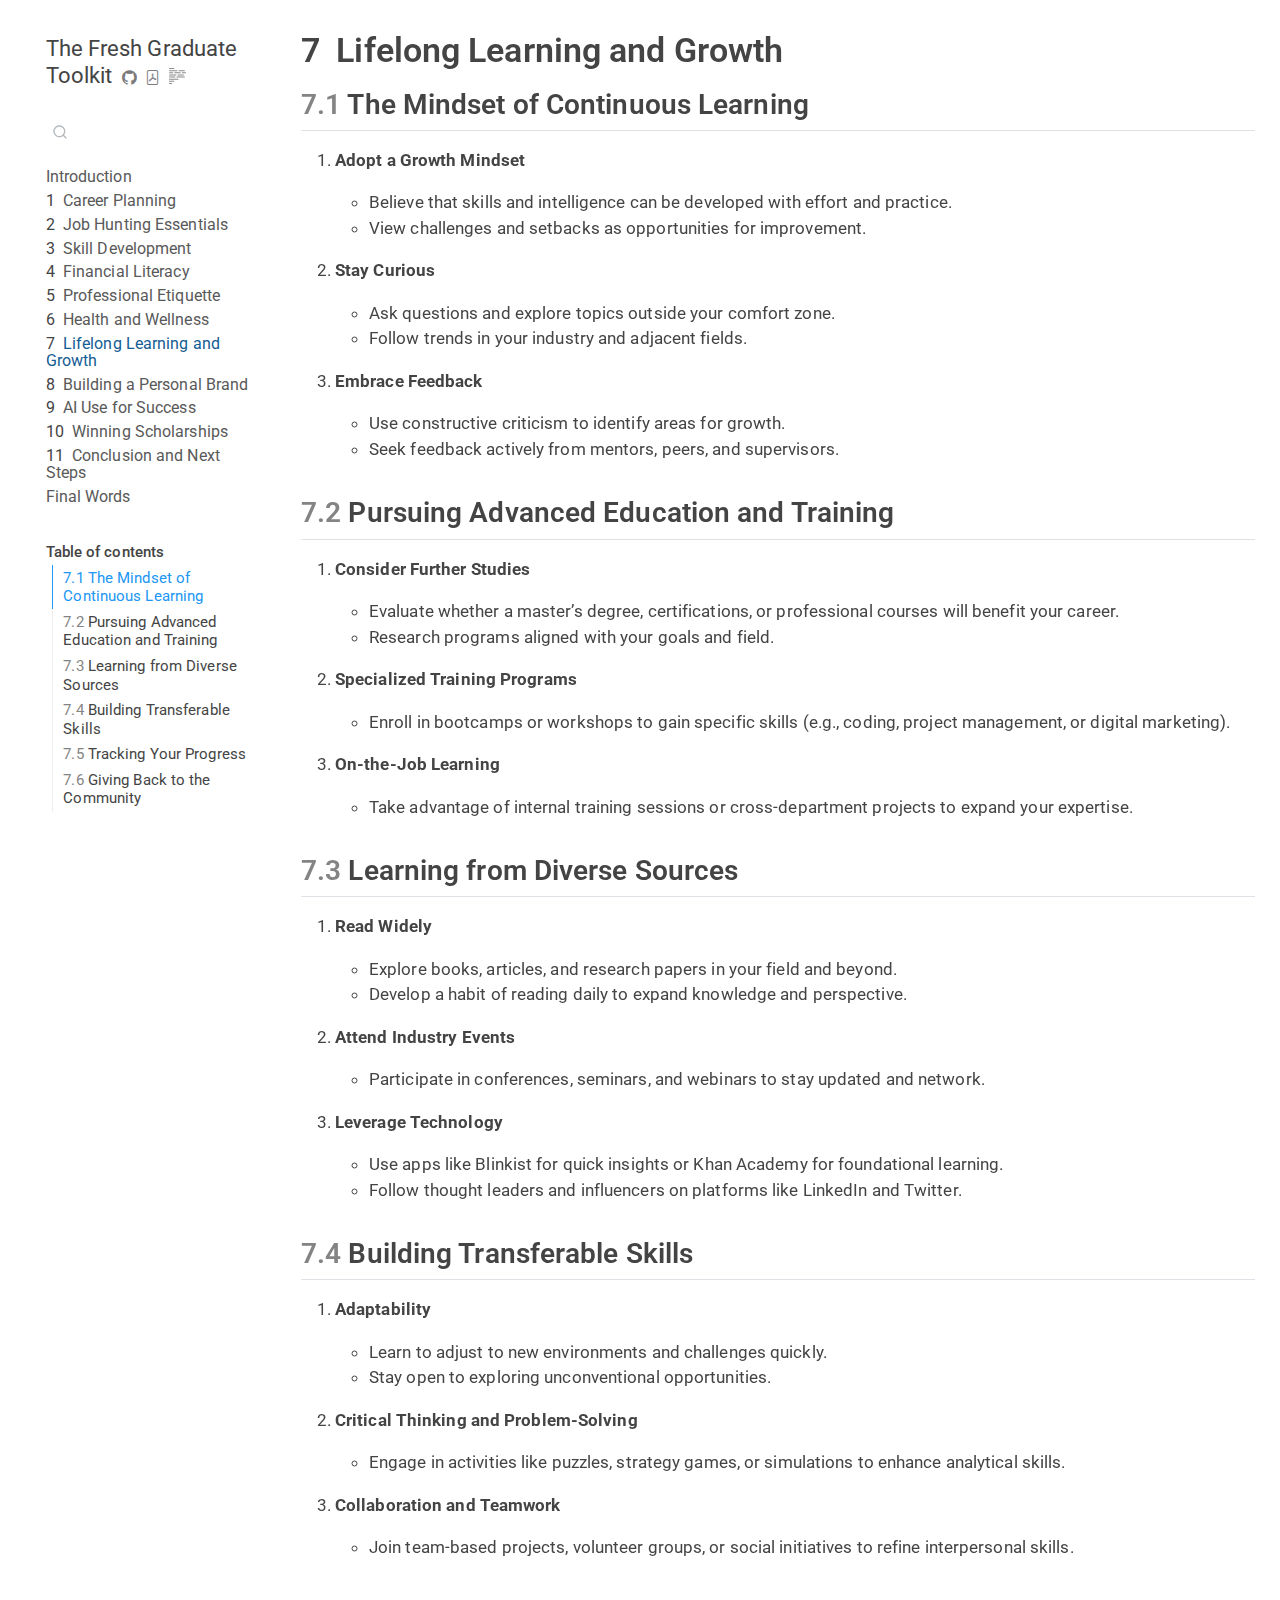
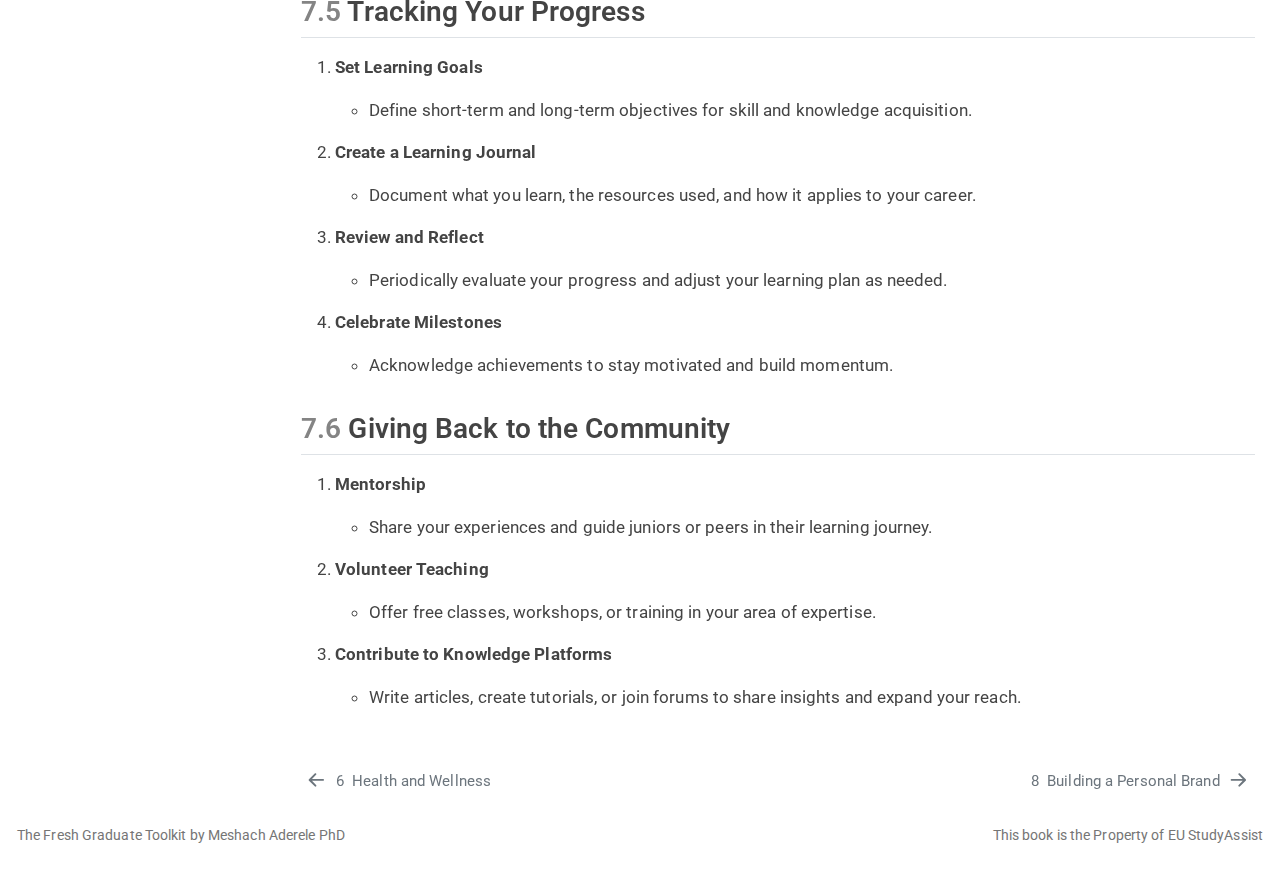
<file: life-growth.html>
<!DOCTYPE html>
<html xmlns="http://www.w3.org/1999/xhtml" lang="en" xml:lang="en"><head>

<meta charset="utf-8">
<meta name="generator" content="quarto-1.6.39">

<meta name="viewport" content="width=device-width, initial-scale=1.0, user-scalable=yes">


<title>7&nbsp; Lifelong Learning and Growth – The Fresh Graduate Toolkit</title>
<style>
code{white-space: pre-wrap;}
span.smallcaps{font-variant: small-caps;}
div.columns{display: flex; gap: min(4vw, 1.5em);}
div.column{flex: auto; overflow-x: auto;}
div.hanging-indent{margin-left: 1.5em; text-indent: -1.5em;}
ul.task-list{list-style: none;}
ul.task-list li input[type="checkbox"] {
  width: 0.8em;
  margin: 0 0.8em 0.2em -1em; /* quarto-specific, see https://github.com/quarto-dev/quarto-cli/issues/4556 */ 
  vertical-align: middle;
}
</style>


<script src="site_libs/quarto-nav/quarto-nav.js"></script>
<script src="site_libs/quarto-nav/headroom.min.js"></script>
<script src="site_libs/clipboard/clipboard.min.js"></script>
<script src="site_libs/quarto-search/autocomplete.umd.js"></script>
<script src="site_libs/quarto-search/fuse.min.js"></script>
<script src="site_libs/quarto-search/quarto-search.js"></script>
<meta name="quarto:offset" content="./">
<link href="./personal-brand.html" rel="next">
<link href="./health-wellness.html" rel="prev">
<link href="./favicon.png" rel="icon" type="image/png">
<script src="site_libs/quarto-html/quarto.js"></script>
<script src="site_libs/quarto-html/popper.min.js"></script>
<script src="site_libs/quarto-html/tippy.umd.min.js"></script>
<script src="site_libs/quarto-html/anchor.min.js"></script>
<link href="site_libs/quarto-html/tippy.css" rel="stylesheet">
<link href="site_libs/quarto-html/quarto-syntax-highlighting-e26003cea8cd680ca0c55a263523d882.css" rel="stylesheet" id="quarto-text-highlighting-styles">
<script src="site_libs/bootstrap/bootstrap.min.js"></script>
<link href="site_libs/bootstrap/bootstrap-icons.css" rel="stylesheet">
<link href="site_libs/bootstrap/bootstrap-6e643872ac2ac89d8bb96e191e35982a.min.css" rel="stylesheet" append-hash="true" id="quarto-bootstrap" data-mode="light">
<script id="quarto-search-options" type="application/json">{
  "location": "sidebar",
  "copy-button": false,
  "collapse-after": 3,
  "panel-placement": "start",
  "type": "textbox",
  "limit": 50,
  "keyboard-shortcut": [
    "f",
    "/",
    "s"
  ],
  "show-item-context": false,
  "language": {
    "search-no-results-text": "No results",
    "search-matching-documents-text": "matching documents",
    "search-copy-link-title": "Copy link to search",
    "search-hide-matches-text": "Hide additional matches",
    "search-more-match-text": "more match in this document",
    "search-more-matches-text": "more matches in this document",
    "search-clear-button-title": "Clear",
    "search-text-placeholder": "",
    "search-detached-cancel-button-title": "Cancel",
    "search-submit-button-title": "Submit",
    "search-label": "Search"
  }
}</script>


</head>

<body class="nav-sidebar floating">

<div id="quarto-search-results"></div>
  <header id="quarto-header" class="headroom fixed-top">
  <nav class="quarto-secondary-nav">
    <div class="container-fluid d-flex">
      <button type="button" class="quarto-btn-toggle btn" data-bs-toggle="collapse" role="button" data-bs-target=".quarto-sidebar-collapse-item" aria-controls="quarto-sidebar" aria-expanded="false" aria-label="Toggle sidebar navigation" onclick="if (window.quartoToggleHeadroom) { window.quartoToggleHeadroom(); }">
        <i class="bi bi-layout-text-sidebar-reverse"></i>
      </button>
        <nav class="quarto-page-breadcrumbs" aria-label="breadcrumb"><ol class="breadcrumb"><li class="breadcrumb-item"><a href="./life-growth.html"><span class="chapter-number">7</span>&nbsp; <span class="chapter-title">Lifelong Learning and Growth</span></a></li></ol></nav>
        <a class="flex-grow-1" role="navigation" data-bs-toggle="collapse" data-bs-target=".quarto-sidebar-collapse-item" aria-controls="quarto-sidebar" aria-expanded="false" aria-label="Toggle sidebar navigation" onclick="if (window.quartoToggleHeadroom) { window.quartoToggleHeadroom(); }">      
        </a>
      <button type="button" class="btn quarto-search-button" aria-label="Search" onclick="window.quartoOpenSearch();">
        <i class="bi bi-search"></i>
      </button>
    </div>
  </nav>
</header>
<!-- content -->
<div id="quarto-content" class="quarto-container page-columns page-rows-contents page-layout-full">
<!-- sidebar -->
  <nav id="quarto-sidebar" class="sidebar collapse collapse-horizontal quarto-sidebar-collapse-item sidebar-navigation floating overflow-auto">
    <div class="pt-lg-2 mt-2 text-left sidebar-header">
    <div class="sidebar-title mb-0 py-0">
      <a href="./">The Fresh Graduate Toolkit</a> 
        <div class="sidebar-tools-main tools-wide">
    <a href="https://github.com/EU-Study-Assist/grad-toolkit" title="Source Code" class="quarto-navigation-tool px-1" aria-label="Source Code"><i class="bi bi-github"></i></a>
    <a href="./The-Fresh-Graduate-Toolkit.pdf" title="Download PDF" class="quarto-navigation-tool px-1" aria-label="Download PDF"><i class="bi bi-file-pdf"></i></a>
  <a href="" class="quarto-reader-toggle quarto-navigation-tool px-1" onclick="window.quartoToggleReader(); return false;" title="Toggle reader mode">
  <div class="quarto-reader-toggle-btn">
  <i class="bi"></i>
  </div>
</a>
</div>
    </div>
      </div>
        <div class="mt-2 flex-shrink-0 align-items-center">
        <div class="sidebar-search">
        <div id="quarto-search" class="" title="Search"></div>
        </div>
        </div>
    <div class="sidebar-menu-container"> 
    <ul class="list-unstyled mt-1">
        <li class="sidebar-item">
  <div class="sidebar-item-container"> 
  <a href="./index.html" class="sidebar-item-text sidebar-link">
 <span class="menu-text">Introduction</span></a>
  </div>
</li>
        <li class="sidebar-item">
  <div class="sidebar-item-container"> 
  <a href="./career-planning.html" class="sidebar-item-text sidebar-link">
 <span class="menu-text"><span class="chapter-number">1</span>&nbsp; <span class="chapter-title">Career Planning</span></span></a>
  </div>
</li>
        <li class="sidebar-item">
  <div class="sidebar-item-container"> 
  <a href="./job-hunting.html" class="sidebar-item-text sidebar-link">
 <span class="menu-text"><span class="chapter-number">2</span>&nbsp; <span class="chapter-title">Job Hunting Essentials</span></span></a>
  </div>
</li>
        <li class="sidebar-item">
  <div class="sidebar-item-container"> 
  <a href="./skill-dev.html" class="sidebar-item-text sidebar-link">
 <span class="menu-text"><span class="chapter-number">3</span>&nbsp; <span class="chapter-title">Skill Development</span></span></a>
  </div>
</li>
        <li class="sidebar-item">
  <div class="sidebar-item-container"> 
  <a href="./fin-literacy.html" class="sidebar-item-text sidebar-link">
 <span class="menu-text"><span class="chapter-number">4</span>&nbsp; <span class="chapter-title">Financial Literacy</span></span></a>
  </div>
</li>
        <li class="sidebar-item">
  <div class="sidebar-item-container"> 
  <a href="./professional-etq.html" class="sidebar-item-text sidebar-link">
 <span class="menu-text"><span class="chapter-number">5</span>&nbsp; <span class="chapter-title">Professional Etiquette</span></span></a>
  </div>
</li>
        <li class="sidebar-item">
  <div class="sidebar-item-container"> 
  <a href="./health-wellness.html" class="sidebar-item-text sidebar-link">
 <span class="menu-text"><span class="chapter-number">6</span>&nbsp; <span class="chapter-title">Health and Wellness</span></span></a>
  </div>
</li>
        <li class="sidebar-item">
  <div class="sidebar-item-container"> 
  <a href="./life-growth.html" class="sidebar-item-text sidebar-link active">
 <span class="menu-text"><span class="chapter-number">7</span>&nbsp; <span class="chapter-title">Lifelong Learning and Growth</span></span></a>
  </div>
</li>
        <li class="sidebar-item">
  <div class="sidebar-item-container"> 
  <a href="./personal-brand.html" class="sidebar-item-text sidebar-link">
 <span class="menu-text"><span class="chapter-number">8</span>&nbsp; <span class="chapter-title">Building a Personal Brand</span></span></a>
  </div>
</li>
        <li class="sidebar-item">
  <div class="sidebar-item-container"> 
  <a href="./ai.html" class="sidebar-item-text sidebar-link">
 <span class="menu-text"><span class="chapter-number">9</span>&nbsp; <span class="chapter-title">AI Use for Success</span></span></a>
  </div>
</li>
        <li class="sidebar-item">
  <div class="sidebar-item-container"> 
  <a href="./scholarship.html" class="sidebar-item-text sidebar-link">
 <span class="menu-text"><span class="chapter-number">10</span>&nbsp; <span class="chapter-title">Winning Scholarships</span></span></a>
  </div>
</li>
        <li class="sidebar-item">
  <div class="sidebar-item-container"> 
  <a href="./conclusion.html" class="sidebar-item-text sidebar-link">
 <span class="menu-text"><span class="chapter-number">11</span>&nbsp; <span class="chapter-title">Conclusion and Next Steps</span></span></a>
  </div>
</li>
        <li class="sidebar-item">
  <div class="sidebar-item-container"> 
  <a href="./final.html" class="sidebar-item-text sidebar-link">
 <span class="menu-text">Final Words</span></a>
  </div>
</li>
    </ul>
    </div>
    <nav id="TOC" role="doc-toc" class="toc-active">
    <h2 id="toc-title">Table of contents</h2>
   
  <ul class="collapse">
  <li><a href="#the-mindset-of-continuous-learning" id="toc-the-mindset-of-continuous-learning" class="nav-link active" data-scroll-target="#the-mindset-of-continuous-learning"><span class="header-section-number">7.1</span> The Mindset of Continuous Learning</a></li>
  <li><a href="#pursuing-advanced-education-and-training" id="toc-pursuing-advanced-education-and-training" class="nav-link" data-scroll-target="#pursuing-advanced-education-and-training"><span class="header-section-number">7.2</span> Pursuing Advanced Education and Training</a></li>
  <li><a href="#learning-from-diverse-sources" id="toc-learning-from-diverse-sources" class="nav-link" data-scroll-target="#learning-from-diverse-sources"><span class="header-section-number">7.3</span> Learning from Diverse Sources</a></li>
  <li><a href="#building-transferable-skills" id="toc-building-transferable-skills" class="nav-link" data-scroll-target="#building-transferable-skills"><span class="header-section-number">7.4</span> Building Transferable Skills</a></li>
  <li><a href="#tracking-your-progress" id="toc-tracking-your-progress" class="nav-link" data-scroll-target="#tracking-your-progress"><span class="header-section-number">7.5</span> Tracking Your Progress</a></li>
  <li><a href="#giving-back-to-the-community" id="toc-giving-back-to-the-community" class="nav-link" data-scroll-target="#giving-back-to-the-community"><span class="header-section-number">7.6</span> Giving Back to the Community</a></li>
  </ul>
</nav>
</nav>
<div id="quarto-sidebar-glass" class="quarto-sidebar-collapse-item" data-bs-toggle="collapse" data-bs-target=".quarto-sidebar-collapse-item"></div>
<!-- margin-sidebar -->
    <div id="quarto-margin-sidebar" class="sidebar margin-sidebar zindex-bottom">
    </div>
<!-- main -->
<main class="content column-page-right" id="quarto-document-content">

<header id="title-block-header" class="quarto-title-block default">
<div class="quarto-title">
<h1 class="title"><span class="chapter-number">7</span>&nbsp; <span class="chapter-title">Lifelong Learning and Growth</span></h1>
</div>



<div class="quarto-title-meta column-page-right">

    
  
    
  </div>
  


</header>


<section id="the-mindset-of-continuous-learning" class="level2" data-number="7.1">
<h2 data-number="7.1" class="anchored" data-anchor-id="the-mindset-of-continuous-learning"><span class="header-section-number">7.1</span> The Mindset of Continuous Learning</h2>
<ol type="1">
<li><p><strong>Adopt a Growth Mindset</strong></p>
<ul>
<li>Believe that skills and intelligence can be developed with effort and practice.</li>
<li>View challenges and setbacks as opportunities for improvement.</li>
</ul></li>
<li><p><strong>Stay Curious</strong></p>
<ul>
<li>Ask questions and explore topics outside your comfort zone.</li>
<li>Follow trends in your industry and adjacent fields.</li>
</ul></li>
<li><p><strong>Embrace Feedback</strong></p>
<ul>
<li>Use constructive criticism to identify areas for growth.</li>
<li>Seek feedback actively from mentors, peers, and supervisors.</li>
</ul></li>
</ol>
</section>
<section id="pursuing-advanced-education-and-training" class="level2" data-number="7.2">
<h2 data-number="7.2" class="anchored" data-anchor-id="pursuing-advanced-education-and-training"><span class="header-section-number">7.2</span> Pursuing Advanced Education and Training</h2>
<ol type="1">
<li><p><strong>Consider Further Studies</strong></p>
<ul>
<li>Evaluate whether a master’s degree, certifications, or professional courses will benefit your career.</li>
<li>Research programs aligned with your goals and field.</li>
</ul></li>
<li><p><strong>Specialized Training Programs</strong></p>
<ul>
<li>Enroll in bootcamps or workshops to gain specific skills (e.g., coding, project management, or digital marketing).</li>
</ul></li>
<li><p><strong>On-the-Job Learning</strong></p>
<ul>
<li>Take advantage of internal training sessions or cross-department projects to expand your expertise.</li>
</ul></li>
</ol>
</section>
<section id="learning-from-diverse-sources" class="level2" data-number="7.3">
<h2 data-number="7.3" class="anchored" data-anchor-id="learning-from-diverse-sources"><span class="header-section-number">7.3</span> Learning from Diverse Sources</h2>
<ol type="1">
<li><p><strong>Read Widely</strong></p>
<ul>
<li>Explore books, articles, and research papers in your field and beyond.</li>
<li>Develop a habit of reading daily to expand knowledge and perspective.</li>
</ul></li>
<li><p><strong>Attend Industry Events</strong></p>
<ul>
<li>Participate in conferences, seminars, and webinars to stay updated and network.</li>
</ul></li>
<li><p><strong>Leverage Technology</strong></p>
<ul>
<li>Use apps like Blinkist for quick insights or Khan Academy for foundational learning.</li>
<li>Follow thought leaders and influencers on platforms like LinkedIn and Twitter.</li>
</ul></li>
</ol>
</section>
<section id="building-transferable-skills" class="level2" data-number="7.4">
<h2 data-number="7.4" class="anchored" data-anchor-id="building-transferable-skills"><span class="header-section-number">7.4</span> Building Transferable Skills</h2>
<ol type="1">
<li><p><strong>Adaptability</strong></p>
<ul>
<li>Learn to adjust to new environments and challenges quickly.</li>
<li>Stay open to exploring unconventional opportunities.</li>
</ul></li>
<li><p><strong>Critical Thinking and Problem-Solving</strong></p>
<ul>
<li>Engage in activities like puzzles, strategy games, or simulations to enhance analytical skills.</li>
</ul></li>
<li><p><strong>Collaboration and Teamwork</strong></p>
<ul>
<li>Join team-based projects, volunteer groups, or social initiatives to refine interpersonal skills.</li>
</ul></li>
</ol>
</section>
<section id="tracking-your-progress" class="level2" data-number="7.5">
<h2 data-number="7.5" class="anchored" data-anchor-id="tracking-your-progress"><span class="header-section-number">7.5</span> Tracking Your Progress</h2>
<ol type="1">
<li><p><strong>Set Learning Goals</strong></p>
<ul>
<li>Define short-term and long-term objectives for skill and knowledge acquisition.</li>
</ul></li>
<li><p><strong>Create a Learning Journal</strong></p>
<ul>
<li>Document what you learn, the resources used, and how it applies to your career.</li>
</ul></li>
<li><p><strong>Review and Reflect</strong></p>
<ul>
<li>Periodically evaluate your progress and adjust your learning plan as needed.</li>
</ul></li>
<li><p><strong>Celebrate Milestones</strong></p>
<ul>
<li>Acknowledge achievements to stay motivated and build momentum.</li>
</ul></li>
</ol>
</section>
<section id="giving-back-to-the-community" class="level2" data-number="7.6">
<h2 data-number="7.6" class="anchored" data-anchor-id="giving-back-to-the-community"><span class="header-section-number">7.6</span> Giving Back to the Community</h2>
<ol type="1">
<li><p><strong>Mentorship</strong></p>
<ul>
<li>Share your experiences and guide juniors or peers in their learning journey.</li>
</ul></li>
<li><p><strong>Volunteer Teaching</strong></p>
<ul>
<li>Offer free classes, workshops, or training in your area of expertise.</li>
</ul></li>
<li><p><strong>Contribute to Knowledge Platforms</strong></p>
<ul>
<li>Write articles, create tutorials, or join forums to share insights and expand your reach.</li>
</ul></li>
</ol>


</section>

</main> <!-- /main -->
<script id="quarto-html-after-body" type="application/javascript">
window.document.addEventListener("DOMContentLoaded", function (event) {
  const toggleBodyColorMode = (bsSheetEl) => {
    const mode = bsSheetEl.getAttribute("data-mode");
    const bodyEl = window.document.querySelector("body");
    if (mode === "dark") {
      bodyEl.classList.add("quarto-dark");
      bodyEl.classList.remove("quarto-light");
    } else {
      bodyEl.classList.add("quarto-light");
      bodyEl.classList.remove("quarto-dark");
    }
  }
  const toggleBodyColorPrimary = () => {
    const bsSheetEl = window.document.querySelector("link#quarto-bootstrap");
    if (bsSheetEl) {
      toggleBodyColorMode(bsSheetEl);
    }
  }
  toggleBodyColorPrimary();  
  const icon = "";
  const anchorJS = new window.AnchorJS();
  anchorJS.options = {
    placement: 'right',
    icon: icon
  };
  anchorJS.add('.anchored');
  const isCodeAnnotation = (el) => {
    for (const clz of el.classList) {
      if (clz.startsWith('code-annotation-')) {                     
        return true;
      }
    }
    return false;
  }
  const onCopySuccess = function(e) {
    // button target
    const button = e.trigger;
    // don't keep focus
    button.blur();
    // flash "checked"
    button.classList.add('code-copy-button-checked');
    var currentTitle = button.getAttribute("title");
    button.setAttribute("title", "Copied!");
    let tooltip;
    if (window.bootstrap) {
      button.setAttribute("data-bs-toggle", "tooltip");
      button.setAttribute("data-bs-placement", "left");
      button.setAttribute("data-bs-title", "Copied!");
      tooltip = new bootstrap.Tooltip(button, 
        { trigger: "manual", 
          customClass: "code-copy-button-tooltip",
          offset: [0, -8]});
      tooltip.show();    
    }
    setTimeout(function() {
      if (tooltip) {
        tooltip.hide();
        button.removeAttribute("data-bs-title");
        button.removeAttribute("data-bs-toggle");
        button.removeAttribute("data-bs-placement");
      }
      button.setAttribute("title", currentTitle);
      button.classList.remove('code-copy-button-checked');
    }, 1000);
    // clear code selection
    e.clearSelection();
  }
  const getTextToCopy = function(trigger) {
      const codeEl = trigger.previousElementSibling.cloneNode(true);
      for (const childEl of codeEl.children) {
        if (isCodeAnnotation(childEl)) {
          childEl.remove();
        }
      }
      return codeEl.innerText;
  }
  const clipboard = new window.ClipboardJS('.code-copy-button:not([data-in-quarto-modal])', {
    text: getTextToCopy
  });
  clipboard.on('success', onCopySuccess);
  if (window.document.getElementById('quarto-embedded-source-code-modal')) {
    const clipboardModal = new window.ClipboardJS('.code-copy-button[data-in-quarto-modal]', {
      text: getTextToCopy,
      container: window.document.getElementById('quarto-embedded-source-code-modal')
    });
    clipboardModal.on('success', onCopySuccess);
  }
    var localhostRegex = new RegExp(/^(?:http|https):\/\/localhost\:?[0-9]*\//);
    var mailtoRegex = new RegExp(/^mailto:/);
      var filterRegex = new RegExp("https:\/\/eu-study-assist\.github\.io\/grad-toolkit\/");
    var isInternal = (href) => {
        return filterRegex.test(href) || localhostRegex.test(href) || mailtoRegex.test(href);
    }
    // Inspect non-navigation links and adorn them if external
 	var links = window.document.querySelectorAll('a[href]:not(.nav-link):not(.navbar-brand):not(.toc-action):not(.sidebar-link):not(.sidebar-item-toggle):not(.pagination-link):not(.no-external):not([aria-hidden]):not(.dropdown-item):not(.quarto-navigation-tool):not(.about-link)');
    for (var i=0; i<links.length; i++) {
      const link = links[i];
      if (!isInternal(link.href)) {
        // undo the damage that might have been done by quarto-nav.js in the case of
        // links that we want to consider external
        if (link.dataset.originalHref !== undefined) {
          link.href = link.dataset.originalHref;
        }
      }
    }
  function tippyHover(el, contentFn, onTriggerFn, onUntriggerFn) {
    const config = {
      allowHTML: true,
      maxWidth: 500,
      delay: 100,
      arrow: false,
      appendTo: function(el) {
          return el.parentElement;
      },
      interactive: true,
      interactiveBorder: 10,
      theme: 'quarto',
      placement: 'bottom-start',
    };
    if (contentFn) {
      config.content = contentFn;
    }
    if (onTriggerFn) {
      config.onTrigger = onTriggerFn;
    }
    if (onUntriggerFn) {
      config.onUntrigger = onUntriggerFn;
    }
    window.tippy(el, config); 
  }
  const noterefs = window.document.querySelectorAll('a[role="doc-noteref"]');
  for (var i=0; i<noterefs.length; i++) {
    const ref = noterefs[i];
    tippyHover(ref, function() {
      // use id or data attribute instead here
      let href = ref.getAttribute('data-footnote-href') || ref.getAttribute('href');
      try { href = new URL(href).hash; } catch {}
      const id = href.replace(/^#\/?/, "");
      const note = window.document.getElementById(id);
      if (note) {
        return note.innerHTML;
      } else {
        return "";
      }
    });
  }
  const xrefs = window.document.querySelectorAll('a.quarto-xref');
  const processXRef = (id, note) => {
    // Strip column container classes
    const stripColumnClz = (el) => {
      el.classList.remove("page-full", "page-columns");
      if (el.children) {
        for (const child of el.children) {
          stripColumnClz(child);
        }
      }
    }
    stripColumnClz(note)
    if (id === null || id.startsWith('sec-')) {
      // Special case sections, only their first couple elements
      const container = document.createElement("div");
      if (note.children && note.children.length > 2) {
        container.appendChild(note.children[0].cloneNode(true));
        for (let i = 1; i < note.children.length; i++) {
          const child = note.children[i];
          if (child.tagName === "P" && child.innerText === "") {
            continue;
          } else {
            container.appendChild(child.cloneNode(true));
            break;
          }
        }
        if (window.Quarto?.typesetMath) {
          window.Quarto.typesetMath(container);
        }
        return container.innerHTML
      } else {
        if (window.Quarto?.typesetMath) {
          window.Quarto.typesetMath(note);
        }
        return note.innerHTML;
      }
    } else {
      // Remove any anchor links if they are present
      const anchorLink = note.querySelector('a.anchorjs-link');
      if (anchorLink) {
        anchorLink.remove();
      }
      if (window.Quarto?.typesetMath) {
        window.Quarto.typesetMath(note);
      }
      if (note.classList.contains("callout")) {
        return note.outerHTML;
      } else {
        return note.innerHTML;
      }
    }
  }
  for (var i=0; i<xrefs.length; i++) {
    const xref = xrefs[i];
    tippyHover(xref, undefined, function(instance) {
      instance.disable();
      let url = xref.getAttribute('href');
      let hash = undefined; 
      if (url.startsWith('#')) {
        hash = url;
      } else {
        try { hash = new URL(url).hash; } catch {}
      }
      if (hash) {
        const id = hash.replace(/^#\/?/, "");
        const note = window.document.getElementById(id);
        if (note !== null) {
          try {
            const html = processXRef(id, note.cloneNode(true));
            instance.setContent(html);
          } finally {
            instance.enable();
            instance.show();
          }
        } else {
          // See if we can fetch this
          fetch(url.split('#')[0])
          .then(res => res.text())
          .then(html => {
            const parser = new DOMParser();
            const htmlDoc = parser.parseFromString(html, "text/html");
            const note = htmlDoc.getElementById(id);
            if (note !== null) {
              const html = processXRef(id, note);
              instance.setContent(html);
            } 
          }).finally(() => {
            instance.enable();
            instance.show();
          });
        }
      } else {
        // See if we can fetch a full url (with no hash to target)
        // This is a special case and we should probably do some content thinning / targeting
        fetch(url)
        .then(res => res.text())
        .then(html => {
          const parser = new DOMParser();
          const htmlDoc = parser.parseFromString(html, "text/html");
          const note = htmlDoc.querySelector('main.content');
          if (note !== null) {
            // This should only happen for chapter cross references
            // (since there is no id in the URL)
            // remove the first header
            if (note.children.length > 0 && note.children[0].tagName === "HEADER") {
              note.children[0].remove();
            }
            const html = processXRef(null, note);
            instance.setContent(html);
          } 
        }).finally(() => {
          instance.enable();
          instance.show();
        });
      }
    }, function(instance) {
    });
  }
      let selectedAnnoteEl;
      const selectorForAnnotation = ( cell, annotation) => {
        let cellAttr = 'data-code-cell="' + cell + '"';
        let lineAttr = 'data-code-annotation="' +  annotation + '"';
        const selector = 'span[' + cellAttr + '][' + lineAttr + ']';
        return selector;
      }
      const selectCodeLines = (annoteEl) => {
        const doc = window.document;
        const targetCell = annoteEl.getAttribute("data-target-cell");
        const targetAnnotation = annoteEl.getAttribute("data-target-annotation");
        const annoteSpan = window.document.querySelector(selectorForAnnotation(targetCell, targetAnnotation));
        const lines = annoteSpan.getAttribute("data-code-lines").split(",");
        const lineIds = lines.map((line) => {
          return targetCell + "-" + line;
        })
        let top = null;
        let height = null;
        let parent = null;
        if (lineIds.length > 0) {
            //compute the position of the single el (top and bottom and make a div)
            const el = window.document.getElementById(lineIds[0]);
            top = el.offsetTop;
            height = el.offsetHeight;
            parent = el.parentElement.parentElement;
          if (lineIds.length > 1) {
            const lastEl = window.document.getElementById(lineIds[lineIds.length - 1]);
            const bottom = lastEl.offsetTop + lastEl.offsetHeight;
            height = bottom - top;
          }
          if (top !== null && height !== null && parent !== null) {
            // cook up a div (if necessary) and position it 
            let div = window.document.getElementById("code-annotation-line-highlight");
            if (div === null) {
              div = window.document.createElement("div");
              div.setAttribute("id", "code-annotation-line-highlight");
              div.style.position = 'absolute';
              parent.appendChild(div);
            }
            div.style.top = top - 2 + "px";
            div.style.height = height + 4 + "px";
            div.style.left = 0;
            let gutterDiv = window.document.getElementById("code-annotation-line-highlight-gutter");
            if (gutterDiv === null) {
              gutterDiv = window.document.createElement("div");
              gutterDiv.setAttribute("id", "code-annotation-line-highlight-gutter");
              gutterDiv.style.position = 'absolute';
              const codeCell = window.document.getElementById(targetCell);
              const gutter = codeCell.querySelector('.code-annotation-gutter');
              gutter.appendChild(gutterDiv);
            }
            gutterDiv.style.top = top - 2 + "px";
            gutterDiv.style.height = height + 4 + "px";
          }
          selectedAnnoteEl = annoteEl;
        }
      };
      const unselectCodeLines = () => {
        const elementsIds = ["code-annotation-line-highlight", "code-annotation-line-highlight-gutter"];
        elementsIds.forEach((elId) => {
          const div = window.document.getElementById(elId);
          if (div) {
            div.remove();
          }
        });
        selectedAnnoteEl = undefined;
      };
        // Handle positioning of the toggle
    window.addEventListener(
      "resize",
      throttle(() => {
        elRect = undefined;
        if (selectedAnnoteEl) {
          selectCodeLines(selectedAnnoteEl);
        }
      }, 10)
    );
    function throttle(fn, ms) {
    let throttle = false;
    let timer;
      return (...args) => {
        if(!throttle) { // first call gets through
            fn.apply(this, args);
            throttle = true;
        } else { // all the others get throttled
            if(timer) clearTimeout(timer); // cancel #2
            timer = setTimeout(() => {
              fn.apply(this, args);
              timer = throttle = false;
            }, ms);
        }
      };
    }
      // Attach click handler to the DT
      const annoteDls = window.document.querySelectorAll('dt[data-target-cell]');
      for (const annoteDlNode of annoteDls) {
        annoteDlNode.addEventListener('click', (event) => {
          const clickedEl = event.target;
          if (clickedEl !== selectedAnnoteEl) {
            unselectCodeLines();
            const activeEl = window.document.querySelector('dt[data-target-cell].code-annotation-active');
            if (activeEl) {
              activeEl.classList.remove('code-annotation-active');
            }
            selectCodeLines(clickedEl);
            clickedEl.classList.add('code-annotation-active');
          } else {
            // Unselect the line
            unselectCodeLines();
            clickedEl.classList.remove('code-annotation-active');
          }
        });
      }
  const findCites = (el) => {
    const parentEl = el.parentElement;
    if (parentEl) {
      const cites = parentEl.dataset.cites;
      if (cites) {
        return {
          el,
          cites: cites.split(' ')
        };
      } else {
        return findCites(el.parentElement)
      }
    } else {
      return undefined;
    }
  };
  var bibliorefs = window.document.querySelectorAll('a[role="doc-biblioref"]');
  for (var i=0; i<bibliorefs.length; i++) {
    const ref = bibliorefs[i];
    const citeInfo = findCites(ref);
    if (citeInfo) {
      tippyHover(citeInfo.el, function() {
        var popup = window.document.createElement('div');
        citeInfo.cites.forEach(function(cite) {
          var citeDiv = window.document.createElement('div');
          citeDiv.classList.add('hanging-indent');
          citeDiv.classList.add('csl-entry');
          var biblioDiv = window.document.getElementById('ref-' + cite);
          if (biblioDiv) {
            citeDiv.innerHTML = biblioDiv.innerHTML;
          }
          popup.appendChild(citeDiv);
        });
        return popup.innerHTML;
      });
    }
  }
});
</script>
<nav class="page-navigation column-page-right">
  <div class="nav-page nav-page-previous">
      <a href="./health-wellness.html" class="pagination-link" aria-label="Health and Wellness">
        <i class="bi bi-arrow-left-short"></i> <span class="nav-page-text"><span class="chapter-number">6</span>&nbsp; <span class="chapter-title">Health and Wellness</span></span>
      </a>          
  </div>
  <div class="nav-page nav-page-next">
      <a href="./personal-brand.html" class="pagination-link" aria-label="Building a Personal Brand">
        <span class="nav-page-text"><span class="chapter-number">8</span>&nbsp; <span class="chapter-title">Building a Personal Brand</span></span> <i class="bi bi-arrow-right-short"></i>
      </a>
  </div>
</nav>
</div> <!-- /content -->
<footer class="footer">
  <div class="nav-footer">
    <div class="nav-footer-left">
<p>The Fresh Graduate Toolkit by Meshach Aderele PhD</p>
</div>   
    <div class="nav-footer-center">
      &nbsp;
    </div>
    <div class="nav-footer-right">
<p>This book is the Property of EU StudyAssist</p>
</div>
  </div>
</footer>




</body></html>
</file>
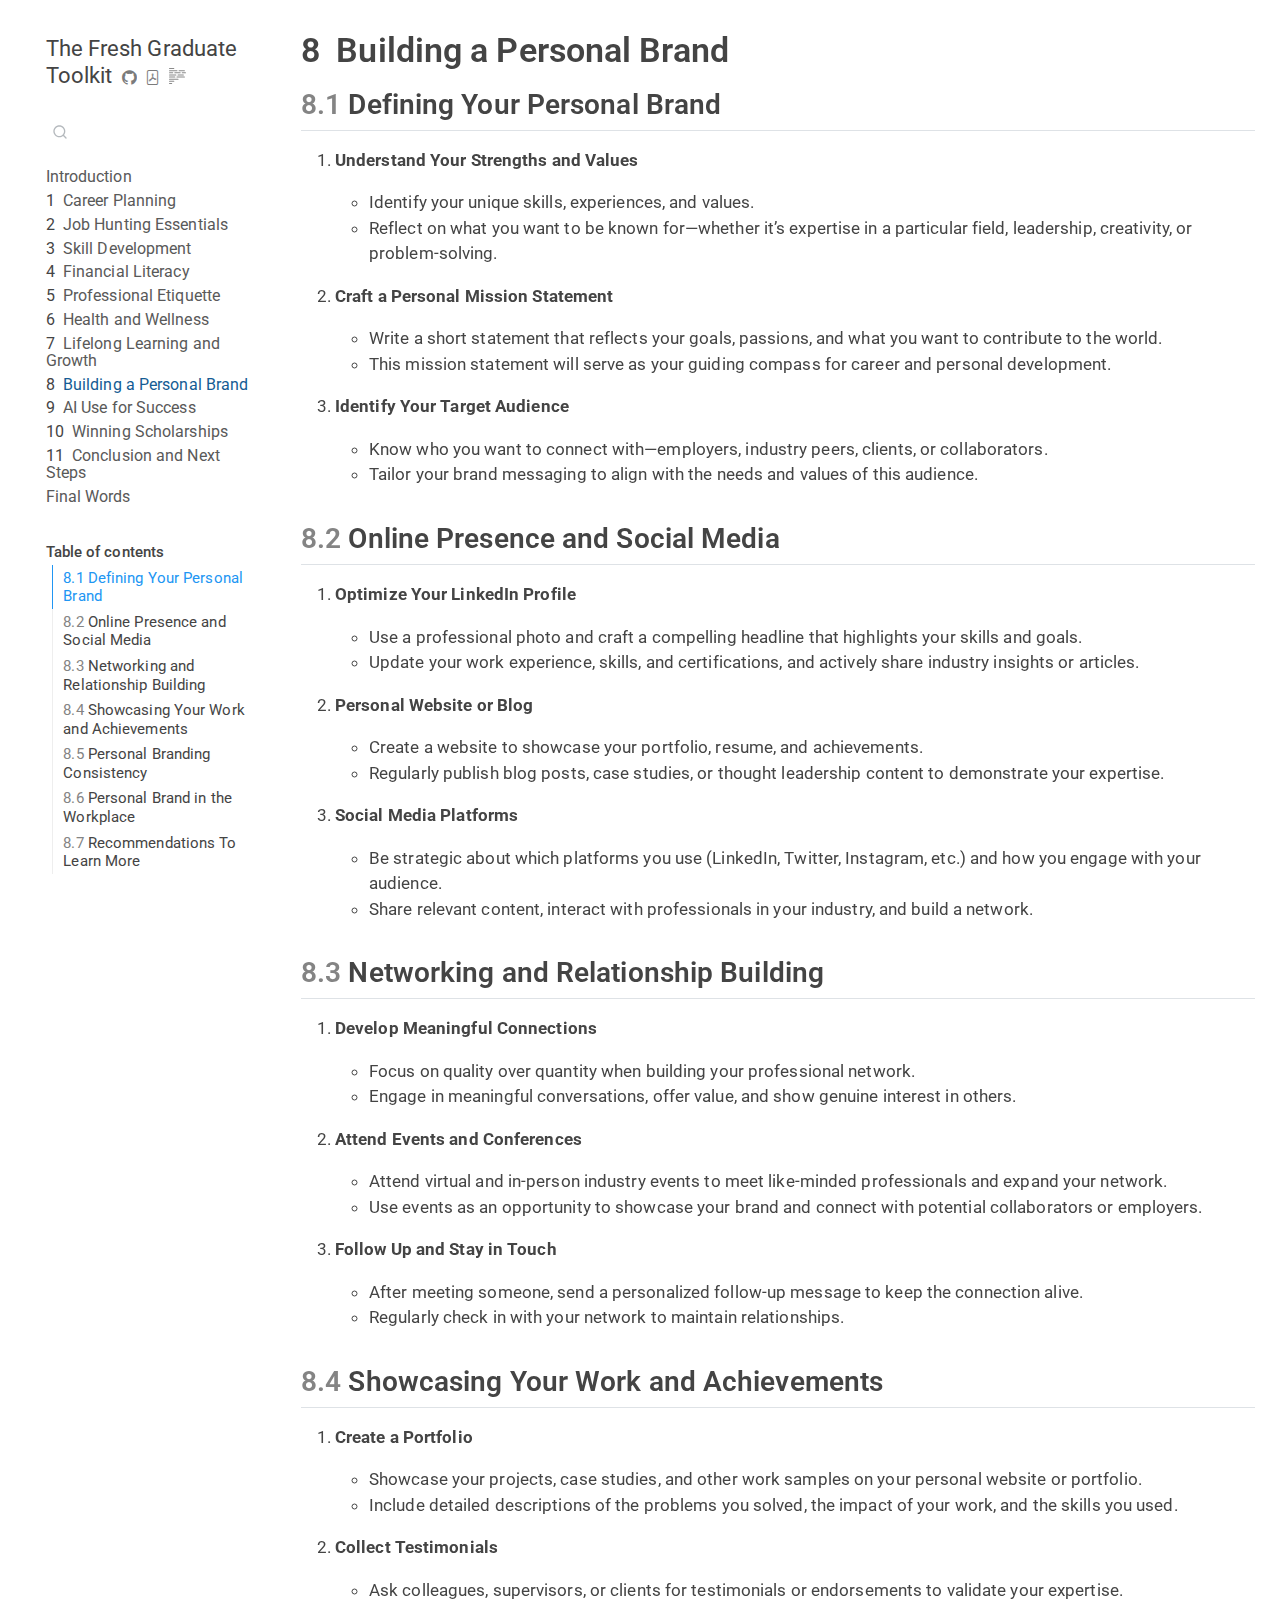
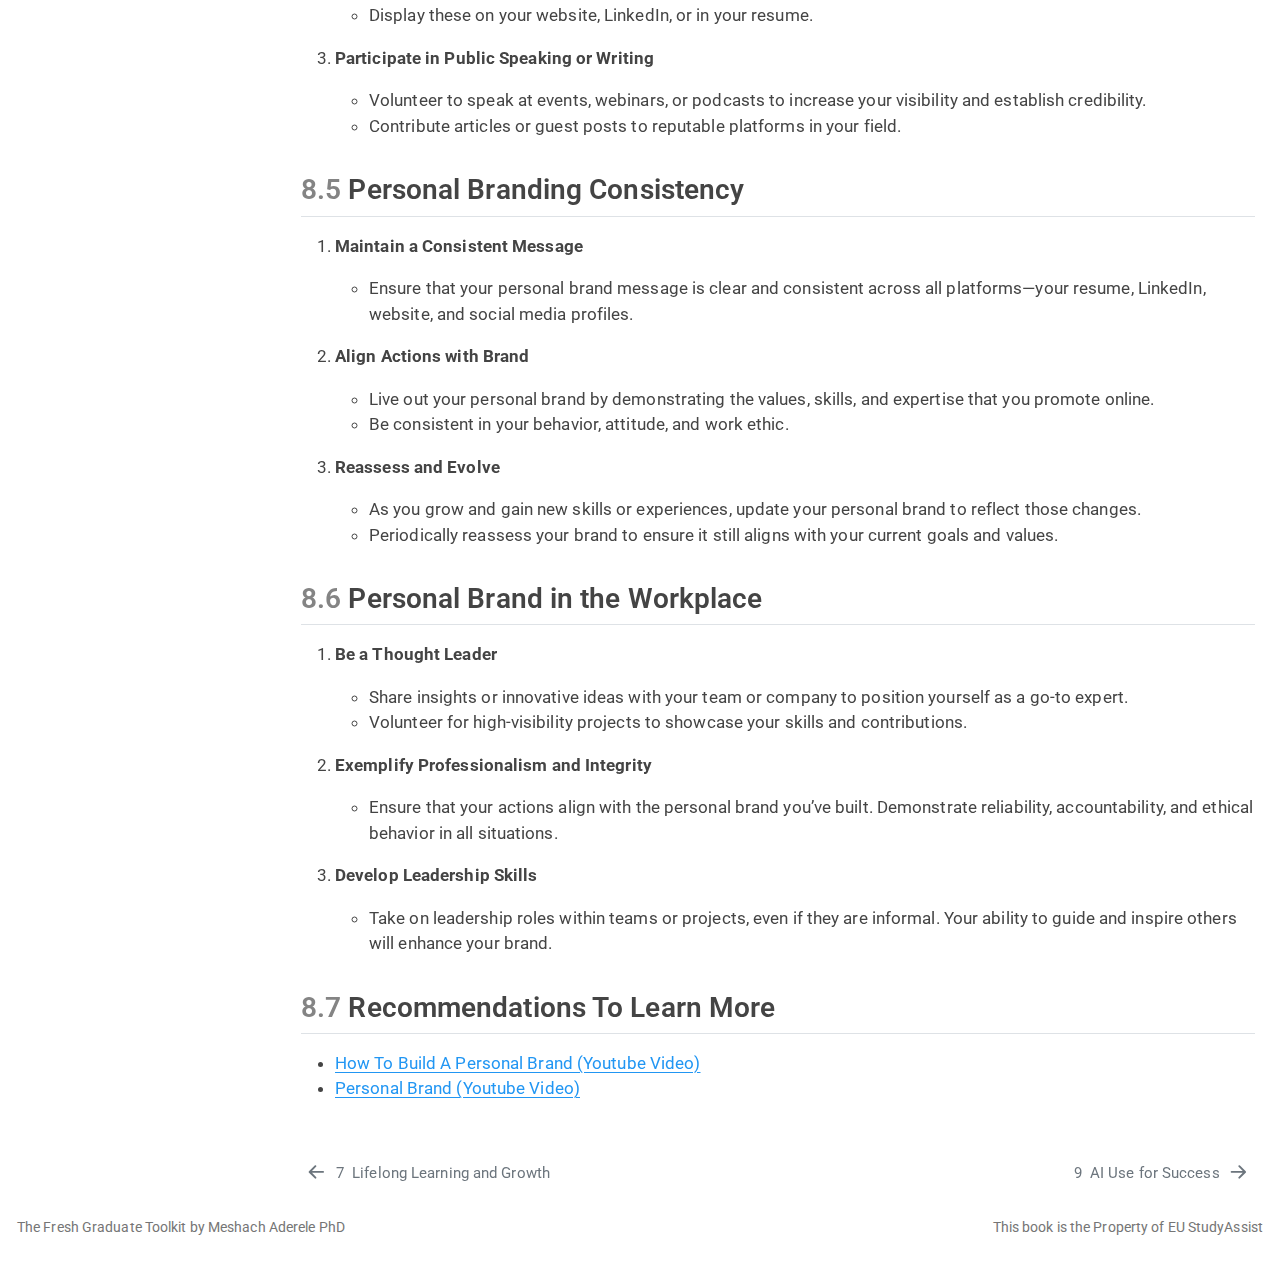
<file: personal-brand.html>
<!DOCTYPE html>
<html xmlns="http://www.w3.org/1999/xhtml" lang="en" xml:lang="en"><head>

<meta charset="utf-8">
<meta name="generator" content="quarto-1.6.39">

<meta name="viewport" content="width=device-width, initial-scale=1.0, user-scalable=yes">


<title>8&nbsp; Building a Personal Brand – The Fresh Graduate Toolkit</title>
<style>
code{white-space: pre-wrap;}
span.smallcaps{font-variant: small-caps;}
div.columns{display: flex; gap: min(4vw, 1.5em);}
div.column{flex: auto; overflow-x: auto;}
div.hanging-indent{margin-left: 1.5em; text-indent: -1.5em;}
ul.task-list{list-style: none;}
ul.task-list li input[type="checkbox"] {
  width: 0.8em;
  margin: 0 0.8em 0.2em -1em; /* quarto-specific, see https://github.com/quarto-dev/quarto-cli/issues/4556 */ 
  vertical-align: middle;
}
</style>


<script src="site_libs/quarto-nav/quarto-nav.js"></script>
<script src="site_libs/quarto-nav/headroom.min.js"></script>
<script src="site_libs/clipboard/clipboard.min.js"></script>
<script src="site_libs/quarto-search/autocomplete.umd.js"></script>
<script src="site_libs/quarto-search/fuse.min.js"></script>
<script src="site_libs/quarto-search/quarto-search.js"></script>
<meta name="quarto:offset" content="./">
<link href="./ai.html" rel="next">
<link href="./life-growth.html" rel="prev">
<link href="./favicon.png" rel="icon" type="image/png">
<script src="site_libs/quarto-html/quarto.js"></script>
<script src="site_libs/quarto-html/popper.min.js"></script>
<script src="site_libs/quarto-html/tippy.umd.min.js"></script>
<script src="site_libs/quarto-html/anchor.min.js"></script>
<link href="site_libs/quarto-html/tippy.css" rel="stylesheet">
<link href="site_libs/quarto-html/quarto-syntax-highlighting-e26003cea8cd680ca0c55a263523d882.css" rel="stylesheet" id="quarto-text-highlighting-styles">
<script src="site_libs/bootstrap/bootstrap.min.js"></script>
<link href="site_libs/bootstrap/bootstrap-icons.css" rel="stylesheet">
<link href="site_libs/bootstrap/bootstrap-6e643872ac2ac89d8bb96e191e35982a.min.css" rel="stylesheet" append-hash="true" id="quarto-bootstrap" data-mode="light">
<script id="quarto-search-options" type="application/json">{
  "location": "sidebar",
  "copy-button": false,
  "collapse-after": 3,
  "panel-placement": "start",
  "type": "textbox",
  "limit": 50,
  "keyboard-shortcut": [
    "f",
    "/",
    "s"
  ],
  "show-item-context": false,
  "language": {
    "search-no-results-text": "No results",
    "search-matching-documents-text": "matching documents",
    "search-copy-link-title": "Copy link to search",
    "search-hide-matches-text": "Hide additional matches",
    "search-more-match-text": "more match in this document",
    "search-more-matches-text": "more matches in this document",
    "search-clear-button-title": "Clear",
    "search-text-placeholder": "",
    "search-detached-cancel-button-title": "Cancel",
    "search-submit-button-title": "Submit",
    "search-label": "Search"
  }
}</script>


</head>

<body class="nav-sidebar floating">

<div id="quarto-search-results"></div>
  <header id="quarto-header" class="headroom fixed-top">
  <nav class="quarto-secondary-nav">
    <div class="container-fluid d-flex">
      <button type="button" class="quarto-btn-toggle btn" data-bs-toggle="collapse" role="button" data-bs-target=".quarto-sidebar-collapse-item" aria-controls="quarto-sidebar" aria-expanded="false" aria-label="Toggle sidebar navigation" onclick="if (window.quartoToggleHeadroom) { window.quartoToggleHeadroom(); }">
        <i class="bi bi-layout-text-sidebar-reverse"></i>
      </button>
        <nav class="quarto-page-breadcrumbs" aria-label="breadcrumb"><ol class="breadcrumb"><li class="breadcrumb-item"><a href="./personal-brand.html"><span class="chapter-number">8</span>&nbsp; <span class="chapter-title">Building a Personal Brand</span></a></li></ol></nav>
        <a class="flex-grow-1" role="navigation" data-bs-toggle="collapse" data-bs-target=".quarto-sidebar-collapse-item" aria-controls="quarto-sidebar" aria-expanded="false" aria-label="Toggle sidebar navigation" onclick="if (window.quartoToggleHeadroom) { window.quartoToggleHeadroom(); }">      
        </a>
      <button type="button" class="btn quarto-search-button" aria-label="Search" onclick="window.quartoOpenSearch();">
        <i class="bi bi-search"></i>
      </button>
    </div>
  </nav>
</header>
<!-- content -->
<div id="quarto-content" class="quarto-container page-columns page-rows-contents page-layout-full">
<!-- sidebar -->
  <nav id="quarto-sidebar" class="sidebar collapse collapse-horizontal quarto-sidebar-collapse-item sidebar-navigation floating overflow-auto">
    <div class="pt-lg-2 mt-2 text-left sidebar-header">
    <div class="sidebar-title mb-0 py-0">
      <a href="./">The Fresh Graduate Toolkit</a> 
        <div class="sidebar-tools-main tools-wide">
    <a href="https://github.com/EU-Study-Assist/grad-toolkit" title="Source Code" class="quarto-navigation-tool px-1" aria-label="Source Code"><i class="bi bi-github"></i></a>
    <a href="./The-Fresh-Graduate-Toolkit.pdf" title="Download PDF" class="quarto-navigation-tool px-1" aria-label="Download PDF"><i class="bi bi-file-pdf"></i></a>
  <a href="" class="quarto-reader-toggle quarto-navigation-tool px-1" onclick="window.quartoToggleReader(); return false;" title="Toggle reader mode">
  <div class="quarto-reader-toggle-btn">
  <i class="bi"></i>
  </div>
</a>
</div>
    </div>
      </div>
        <div class="mt-2 flex-shrink-0 align-items-center">
        <div class="sidebar-search">
        <div id="quarto-search" class="" title="Search"></div>
        </div>
        </div>
    <div class="sidebar-menu-container"> 
    <ul class="list-unstyled mt-1">
        <li class="sidebar-item">
  <div class="sidebar-item-container"> 
  <a href="./index.html" class="sidebar-item-text sidebar-link">
 <span class="menu-text">Introduction</span></a>
  </div>
</li>
        <li class="sidebar-item">
  <div class="sidebar-item-container"> 
  <a href="./career-planning.html" class="sidebar-item-text sidebar-link">
 <span class="menu-text"><span class="chapter-number">1</span>&nbsp; <span class="chapter-title">Career Planning</span></span></a>
  </div>
</li>
        <li class="sidebar-item">
  <div class="sidebar-item-container"> 
  <a href="./job-hunting.html" class="sidebar-item-text sidebar-link">
 <span class="menu-text"><span class="chapter-number">2</span>&nbsp; <span class="chapter-title">Job Hunting Essentials</span></span></a>
  </div>
</li>
        <li class="sidebar-item">
  <div class="sidebar-item-container"> 
  <a href="./skill-dev.html" class="sidebar-item-text sidebar-link">
 <span class="menu-text"><span class="chapter-number">3</span>&nbsp; <span class="chapter-title">Skill Development</span></span></a>
  </div>
</li>
        <li class="sidebar-item">
  <div class="sidebar-item-container"> 
  <a href="./fin-literacy.html" class="sidebar-item-text sidebar-link">
 <span class="menu-text"><span class="chapter-number">4</span>&nbsp; <span class="chapter-title">Financial Literacy</span></span></a>
  </div>
</li>
        <li class="sidebar-item">
  <div class="sidebar-item-container"> 
  <a href="./professional-etq.html" class="sidebar-item-text sidebar-link">
 <span class="menu-text"><span class="chapter-number">5</span>&nbsp; <span class="chapter-title">Professional Etiquette</span></span></a>
  </div>
</li>
        <li class="sidebar-item">
  <div class="sidebar-item-container"> 
  <a href="./health-wellness.html" class="sidebar-item-text sidebar-link">
 <span class="menu-text"><span class="chapter-number">6</span>&nbsp; <span class="chapter-title">Health and Wellness</span></span></a>
  </div>
</li>
        <li class="sidebar-item">
  <div class="sidebar-item-container"> 
  <a href="./life-growth.html" class="sidebar-item-text sidebar-link">
 <span class="menu-text"><span class="chapter-number">7</span>&nbsp; <span class="chapter-title">Lifelong Learning and Growth</span></span></a>
  </div>
</li>
        <li class="sidebar-item">
  <div class="sidebar-item-container"> 
  <a href="./personal-brand.html" class="sidebar-item-text sidebar-link active">
 <span class="menu-text"><span class="chapter-number">8</span>&nbsp; <span class="chapter-title">Building a Personal Brand</span></span></a>
  </div>
</li>
        <li class="sidebar-item">
  <div class="sidebar-item-container"> 
  <a href="./ai.html" class="sidebar-item-text sidebar-link">
 <span class="menu-text"><span class="chapter-number">9</span>&nbsp; <span class="chapter-title">AI Use for Success</span></span></a>
  </div>
</li>
        <li class="sidebar-item">
  <div class="sidebar-item-container"> 
  <a href="./scholarship.html" class="sidebar-item-text sidebar-link">
 <span class="menu-text"><span class="chapter-number">10</span>&nbsp; <span class="chapter-title">Winning Scholarships</span></span></a>
  </div>
</li>
        <li class="sidebar-item">
  <div class="sidebar-item-container"> 
  <a href="./conclusion.html" class="sidebar-item-text sidebar-link">
 <span class="menu-text"><span class="chapter-number">11</span>&nbsp; <span class="chapter-title">Conclusion and Next Steps</span></span></a>
  </div>
</li>
        <li class="sidebar-item">
  <div class="sidebar-item-container"> 
  <a href="./final.html" class="sidebar-item-text sidebar-link">
 <span class="menu-text">Final Words</span></a>
  </div>
</li>
    </ul>
    </div>
    <nav id="TOC" role="doc-toc" class="toc-active">
    <h2 id="toc-title">Table of contents</h2>
   
  <ul class="collapse">
  <li><a href="#defining-your-personal-brand" id="toc-defining-your-personal-brand" class="nav-link active" data-scroll-target="#defining-your-personal-brand"><span class="header-section-number">8.1</span> Defining Your Personal Brand</a></li>
  <li><a href="#online-presence-and-social-media" id="toc-online-presence-and-social-media" class="nav-link" data-scroll-target="#online-presence-and-social-media"><span class="header-section-number">8.2</span> Online Presence and Social Media</a></li>
  <li><a href="#networking-and-relationship-building" id="toc-networking-and-relationship-building" class="nav-link" data-scroll-target="#networking-and-relationship-building"><span class="header-section-number">8.3</span> Networking and Relationship Building</a></li>
  <li><a href="#showcasing-your-work-and-achievements" id="toc-showcasing-your-work-and-achievements" class="nav-link" data-scroll-target="#showcasing-your-work-and-achievements"><span class="header-section-number">8.4</span> Showcasing Your Work and Achievements</a></li>
  <li><a href="#personal-branding-consistency" id="toc-personal-branding-consistency" class="nav-link" data-scroll-target="#personal-branding-consistency"><span class="header-section-number">8.5</span> Personal Branding Consistency</a></li>
  <li><a href="#personal-brand-in-the-workplace" id="toc-personal-brand-in-the-workplace" class="nav-link" data-scroll-target="#personal-brand-in-the-workplace"><span class="header-section-number">8.6</span> Personal Brand in the Workplace</a></li>
  <li><a href="#recommendations-to-learn-more" id="toc-recommendations-to-learn-more" class="nav-link" data-scroll-target="#recommendations-to-learn-more"><span class="header-section-number">8.7</span> Recommendations To Learn More</a></li>
  </ul>
</nav>
</nav>
<div id="quarto-sidebar-glass" class="quarto-sidebar-collapse-item" data-bs-toggle="collapse" data-bs-target=".quarto-sidebar-collapse-item"></div>
<!-- margin-sidebar -->
    <div id="quarto-margin-sidebar" class="sidebar margin-sidebar zindex-bottom">
    </div>
<!-- main -->
<main class="content column-page-right" id="quarto-document-content">

<header id="title-block-header" class="quarto-title-block default">
<div class="quarto-title">
<h1 class="title"><span class="chapter-number">8</span>&nbsp; <span class="chapter-title">Building a Personal Brand</span></h1>
</div>



<div class="quarto-title-meta column-page-right">

    
  
    
  </div>
  


</header>


<section id="defining-your-personal-brand" class="level2" data-number="8.1">
<h2 data-number="8.1" class="anchored" data-anchor-id="defining-your-personal-brand"><span class="header-section-number">8.1</span> Defining Your Personal Brand</h2>
<ol type="1">
<li><p><strong>Understand Your Strengths and Values</strong></p>
<ul>
<li>Identify your unique skills, experiences, and values.</li>
<li>Reflect on what you want to be known for—whether it’s expertise in a particular field, leadership, creativity, or problem-solving.</li>
</ul></li>
<li><p><strong>Craft a Personal Mission Statement</strong></p>
<ul>
<li>Write a short statement that reflects your goals, passions, and what you want to contribute to the world.</li>
<li>This mission statement will serve as your guiding compass for career and personal development.</li>
</ul></li>
<li><p><strong>Identify Your Target Audience</strong></p>
<ul>
<li>Know who you want to connect with—employers, industry peers, clients, or collaborators.</li>
<li>Tailor your brand messaging to align with the needs and values of this audience.</li>
</ul></li>
</ol>
</section>
<section id="online-presence-and-social-media" class="level2" data-number="8.2">
<h2 data-number="8.2" class="anchored" data-anchor-id="online-presence-and-social-media"><span class="header-section-number">8.2</span> Online Presence and Social Media</h2>
<ol type="1">
<li><p><strong>Optimize Your LinkedIn Profile</strong></p>
<ul>
<li>Use a professional photo and craft a compelling headline that highlights your skills and goals.</li>
<li>Update your work experience, skills, and certifications, and actively share industry insights or articles.</li>
</ul></li>
<li><p><strong>Personal Website or Blog</strong></p>
<ul>
<li>Create a website to showcase your portfolio, resume, and achievements.</li>
<li>Regularly publish blog posts, case studies, or thought leadership content to demonstrate your expertise.</li>
</ul></li>
<li><p><strong>Social Media Platforms</strong></p>
<ul>
<li>Be strategic about which platforms you use (LinkedIn, Twitter, Instagram, etc.) and how you engage with your audience.</li>
<li>Share relevant content, interact with professionals in your industry, and build a network.</li>
</ul></li>
</ol>
</section>
<section id="networking-and-relationship-building" class="level2" data-number="8.3">
<h2 data-number="8.3" class="anchored" data-anchor-id="networking-and-relationship-building"><span class="header-section-number">8.3</span> Networking and Relationship Building</h2>
<ol type="1">
<li><p><strong>Develop Meaningful Connections</strong></p>
<ul>
<li>Focus on quality over quantity when building your professional network.</li>
<li>Engage in meaningful conversations, offer value, and show genuine interest in others.</li>
</ul></li>
<li><p><strong>Attend Events and Conferences</strong></p>
<ul>
<li>Attend virtual and in-person industry events to meet like-minded professionals and expand your network.</li>
<li>Use events as an opportunity to showcase your brand and connect with potential collaborators or employers.</li>
</ul></li>
<li><p><strong>Follow Up and Stay in Touch</strong></p>
<ul>
<li>After meeting someone, send a personalized follow-up message to keep the connection alive.</li>
<li>Regularly check in with your network to maintain relationships.</li>
</ul></li>
</ol>
</section>
<section id="showcasing-your-work-and-achievements" class="level2" data-number="8.4">
<h2 data-number="8.4" class="anchored" data-anchor-id="showcasing-your-work-and-achievements"><span class="header-section-number">8.4</span> Showcasing Your Work and Achievements</h2>
<ol type="1">
<li><p><strong>Create a Portfolio</strong></p>
<ul>
<li>Showcase your projects, case studies, and other work samples on your personal website or portfolio.</li>
<li>Include detailed descriptions of the problems you solved, the impact of your work, and the skills you used.</li>
</ul></li>
<li><p><strong>Collect Testimonials</strong></p>
<ul>
<li>Ask colleagues, supervisors, or clients for testimonials or endorsements to validate your expertise.</li>
<li>Display these on your website, LinkedIn, or in your resume.</li>
</ul></li>
<li><p><strong>Participate in Public Speaking or Writing</strong></p>
<ul>
<li>Volunteer to speak at events, webinars, or podcasts to increase your visibility and establish credibility.</li>
<li>Contribute articles or guest posts to reputable platforms in your field.</li>
</ul></li>
</ol>
</section>
<section id="personal-branding-consistency" class="level2" data-number="8.5">
<h2 data-number="8.5" class="anchored" data-anchor-id="personal-branding-consistency"><span class="header-section-number">8.5</span> Personal Branding Consistency</h2>
<ol type="1">
<li><p><strong>Maintain a Consistent Message</strong></p>
<ul>
<li>Ensure that your personal brand message is clear and consistent across all platforms—your resume, LinkedIn, website, and social media profiles.</li>
</ul></li>
<li><p><strong>Align Actions with Brand</strong></p>
<ul>
<li>Live out your personal brand by demonstrating the values, skills, and expertise that you promote online.</li>
<li>Be consistent in your behavior, attitude, and work ethic.</li>
</ul></li>
<li><p><strong>Reassess and Evolve</strong></p>
<ul>
<li>As you grow and gain new skills or experiences, update your personal brand to reflect those changes.</li>
<li>Periodically reassess your brand to ensure it still aligns with your current goals and values.</li>
</ul></li>
</ol>
</section>
<section id="personal-brand-in-the-workplace" class="level2" data-number="8.6">
<h2 data-number="8.6" class="anchored" data-anchor-id="personal-brand-in-the-workplace"><span class="header-section-number">8.6</span> Personal Brand in the Workplace</h2>
<ol type="1">
<li><p><strong>Be a Thought Leader</strong></p>
<ul>
<li>Share insights or innovative ideas with your team or company to position yourself as a go-to expert.</li>
<li>Volunteer for high-visibility projects to showcase your skills and contributions.</li>
</ul></li>
<li><p><strong>Exemplify Professionalism and Integrity</strong></p>
<ul>
<li>Ensure that your actions align with the personal brand you’ve built. Demonstrate reliability, accountability, and ethical behavior in all situations.</li>
</ul></li>
<li><p><strong>Develop Leadership Skills</strong></p>
<ul>
<li>Take on leadership roles within teams or projects, even if they are informal. Your ability to guide and inspire others will enhance your brand.</li>
</ul></li>
</ol>
</section>
<section id="recommendations-to-learn-more" class="level2" data-number="8.7">
<h2 data-number="8.7" class="anchored" data-anchor-id="recommendations-to-learn-more"><span class="header-section-number">8.7</span> Recommendations To Learn More</h2>
<ul>
<li><a href="https://www.youtube.com/watch?v=1kUCm1JPzxg&amp;pp=ygURcGVyc29uYWwgYnJhbmRpbmc%3D">How To Build A Personal Brand (Youtube Video)</a></li>
<li><a href="https://www.youtube.com/watch?v=ozMCb0wOnMU">Personal Brand (Youtube Video)</a></li>
</ul>


</section>

</main> <!-- /main -->
<script id="quarto-html-after-body" type="application/javascript">
window.document.addEventListener("DOMContentLoaded", function (event) {
  const toggleBodyColorMode = (bsSheetEl) => {
    const mode = bsSheetEl.getAttribute("data-mode");
    const bodyEl = window.document.querySelector("body");
    if (mode === "dark") {
      bodyEl.classList.add("quarto-dark");
      bodyEl.classList.remove("quarto-light");
    } else {
      bodyEl.classList.add("quarto-light");
      bodyEl.classList.remove("quarto-dark");
    }
  }
  const toggleBodyColorPrimary = () => {
    const bsSheetEl = window.document.querySelector("link#quarto-bootstrap");
    if (bsSheetEl) {
      toggleBodyColorMode(bsSheetEl);
    }
  }
  toggleBodyColorPrimary();  
  const icon = "";
  const anchorJS = new window.AnchorJS();
  anchorJS.options = {
    placement: 'right',
    icon: icon
  };
  anchorJS.add('.anchored');
  const isCodeAnnotation = (el) => {
    for (const clz of el.classList) {
      if (clz.startsWith('code-annotation-')) {                     
        return true;
      }
    }
    return false;
  }
  const onCopySuccess = function(e) {
    // button target
    const button = e.trigger;
    // don't keep focus
    button.blur();
    // flash "checked"
    button.classList.add('code-copy-button-checked');
    var currentTitle = button.getAttribute("title");
    button.setAttribute("title", "Copied!");
    let tooltip;
    if (window.bootstrap) {
      button.setAttribute("data-bs-toggle", "tooltip");
      button.setAttribute("data-bs-placement", "left");
      button.setAttribute("data-bs-title", "Copied!");
      tooltip = new bootstrap.Tooltip(button, 
        { trigger: "manual", 
          customClass: "code-copy-button-tooltip",
          offset: [0, -8]});
      tooltip.show();    
    }
    setTimeout(function() {
      if (tooltip) {
        tooltip.hide();
        button.removeAttribute("data-bs-title");
        button.removeAttribute("data-bs-toggle");
        button.removeAttribute("data-bs-placement");
      }
      button.setAttribute("title", currentTitle);
      button.classList.remove('code-copy-button-checked');
    }, 1000);
    // clear code selection
    e.clearSelection();
  }
  const getTextToCopy = function(trigger) {
      const codeEl = trigger.previousElementSibling.cloneNode(true);
      for (const childEl of codeEl.children) {
        if (isCodeAnnotation(childEl)) {
          childEl.remove();
        }
      }
      return codeEl.innerText;
  }
  const clipboard = new window.ClipboardJS('.code-copy-button:not([data-in-quarto-modal])', {
    text: getTextToCopy
  });
  clipboard.on('success', onCopySuccess);
  if (window.document.getElementById('quarto-embedded-source-code-modal')) {
    const clipboardModal = new window.ClipboardJS('.code-copy-button[data-in-quarto-modal]', {
      text: getTextToCopy,
      container: window.document.getElementById('quarto-embedded-source-code-modal')
    });
    clipboardModal.on('success', onCopySuccess);
  }
    var localhostRegex = new RegExp(/^(?:http|https):\/\/localhost\:?[0-9]*\//);
    var mailtoRegex = new RegExp(/^mailto:/);
      var filterRegex = new RegExp("https:\/\/eu-study-assist\.github\.io\/grad-toolkit\/");
    var isInternal = (href) => {
        return filterRegex.test(href) || localhostRegex.test(href) || mailtoRegex.test(href);
    }
    // Inspect non-navigation links and adorn them if external
 	var links = window.document.querySelectorAll('a[href]:not(.nav-link):not(.navbar-brand):not(.toc-action):not(.sidebar-link):not(.sidebar-item-toggle):not(.pagination-link):not(.no-external):not([aria-hidden]):not(.dropdown-item):not(.quarto-navigation-tool):not(.about-link)');
    for (var i=0; i<links.length; i++) {
      const link = links[i];
      if (!isInternal(link.href)) {
        // undo the damage that might have been done by quarto-nav.js in the case of
        // links that we want to consider external
        if (link.dataset.originalHref !== undefined) {
          link.href = link.dataset.originalHref;
        }
      }
    }
  function tippyHover(el, contentFn, onTriggerFn, onUntriggerFn) {
    const config = {
      allowHTML: true,
      maxWidth: 500,
      delay: 100,
      arrow: false,
      appendTo: function(el) {
          return el.parentElement;
      },
      interactive: true,
      interactiveBorder: 10,
      theme: 'quarto',
      placement: 'bottom-start',
    };
    if (contentFn) {
      config.content = contentFn;
    }
    if (onTriggerFn) {
      config.onTrigger = onTriggerFn;
    }
    if (onUntriggerFn) {
      config.onUntrigger = onUntriggerFn;
    }
    window.tippy(el, config); 
  }
  const noterefs = window.document.querySelectorAll('a[role="doc-noteref"]');
  for (var i=0; i<noterefs.length; i++) {
    const ref = noterefs[i];
    tippyHover(ref, function() {
      // use id or data attribute instead here
      let href = ref.getAttribute('data-footnote-href') || ref.getAttribute('href');
      try { href = new URL(href).hash; } catch {}
      const id = href.replace(/^#\/?/, "");
      const note = window.document.getElementById(id);
      if (note) {
        return note.innerHTML;
      } else {
        return "";
      }
    });
  }
  const xrefs = window.document.querySelectorAll('a.quarto-xref');
  const processXRef = (id, note) => {
    // Strip column container classes
    const stripColumnClz = (el) => {
      el.classList.remove("page-full", "page-columns");
      if (el.children) {
        for (const child of el.children) {
          stripColumnClz(child);
        }
      }
    }
    stripColumnClz(note)
    if (id === null || id.startsWith('sec-')) {
      // Special case sections, only their first couple elements
      const container = document.createElement("div");
      if (note.children && note.children.length > 2) {
        container.appendChild(note.children[0].cloneNode(true));
        for (let i = 1; i < note.children.length; i++) {
          const child = note.children[i];
          if (child.tagName === "P" && child.innerText === "") {
            continue;
          } else {
            container.appendChild(child.cloneNode(true));
            break;
          }
        }
        if (window.Quarto?.typesetMath) {
          window.Quarto.typesetMath(container);
        }
        return container.innerHTML
      } else {
        if (window.Quarto?.typesetMath) {
          window.Quarto.typesetMath(note);
        }
        return note.innerHTML;
      }
    } else {
      // Remove any anchor links if they are present
      const anchorLink = note.querySelector('a.anchorjs-link');
      if (anchorLink) {
        anchorLink.remove();
      }
      if (window.Quarto?.typesetMath) {
        window.Quarto.typesetMath(note);
      }
      if (note.classList.contains("callout")) {
        return note.outerHTML;
      } else {
        return note.innerHTML;
      }
    }
  }
  for (var i=0; i<xrefs.length; i++) {
    const xref = xrefs[i];
    tippyHover(xref, undefined, function(instance) {
      instance.disable();
      let url = xref.getAttribute('href');
      let hash = undefined; 
      if (url.startsWith('#')) {
        hash = url;
      } else {
        try { hash = new URL(url).hash; } catch {}
      }
      if (hash) {
        const id = hash.replace(/^#\/?/, "");
        const note = window.document.getElementById(id);
        if (note !== null) {
          try {
            const html = processXRef(id, note.cloneNode(true));
            instance.setContent(html);
          } finally {
            instance.enable();
            instance.show();
          }
        } else {
          // See if we can fetch this
          fetch(url.split('#')[0])
          .then(res => res.text())
          .then(html => {
            const parser = new DOMParser();
            const htmlDoc = parser.parseFromString(html, "text/html");
            const note = htmlDoc.getElementById(id);
            if (note !== null) {
              const html = processXRef(id, note);
              instance.setContent(html);
            } 
          }).finally(() => {
            instance.enable();
            instance.show();
          });
        }
      } else {
        // See if we can fetch a full url (with no hash to target)
        // This is a special case and we should probably do some content thinning / targeting
        fetch(url)
        .then(res => res.text())
        .then(html => {
          const parser = new DOMParser();
          const htmlDoc = parser.parseFromString(html, "text/html");
          const note = htmlDoc.querySelector('main.content');
          if (note !== null) {
            // This should only happen for chapter cross references
            // (since there is no id in the URL)
            // remove the first header
            if (note.children.length > 0 && note.children[0].tagName === "HEADER") {
              note.children[0].remove();
            }
            const html = processXRef(null, note);
            instance.setContent(html);
          } 
        }).finally(() => {
          instance.enable();
          instance.show();
        });
      }
    }, function(instance) {
    });
  }
      let selectedAnnoteEl;
      const selectorForAnnotation = ( cell, annotation) => {
        let cellAttr = 'data-code-cell="' + cell + '"';
        let lineAttr = 'data-code-annotation="' +  annotation + '"';
        const selector = 'span[' + cellAttr + '][' + lineAttr + ']';
        return selector;
      }
      const selectCodeLines = (annoteEl) => {
        const doc = window.document;
        const targetCell = annoteEl.getAttribute("data-target-cell");
        const targetAnnotation = annoteEl.getAttribute("data-target-annotation");
        const annoteSpan = window.document.querySelector(selectorForAnnotation(targetCell, targetAnnotation));
        const lines = annoteSpan.getAttribute("data-code-lines").split(",");
        const lineIds = lines.map((line) => {
          return targetCell + "-" + line;
        })
        let top = null;
        let height = null;
        let parent = null;
        if (lineIds.length > 0) {
            //compute the position of the single el (top and bottom and make a div)
            const el = window.document.getElementById(lineIds[0]);
            top = el.offsetTop;
            height = el.offsetHeight;
            parent = el.parentElement.parentElement;
          if (lineIds.length > 1) {
            const lastEl = window.document.getElementById(lineIds[lineIds.length - 1]);
            const bottom = lastEl.offsetTop + lastEl.offsetHeight;
            height = bottom - top;
          }
          if (top !== null && height !== null && parent !== null) {
            // cook up a div (if necessary) and position it 
            let div = window.document.getElementById("code-annotation-line-highlight");
            if (div === null) {
              div = window.document.createElement("div");
              div.setAttribute("id", "code-annotation-line-highlight");
              div.style.position = 'absolute';
              parent.appendChild(div);
            }
            div.style.top = top - 2 + "px";
            div.style.height = height + 4 + "px";
            div.style.left = 0;
            let gutterDiv = window.document.getElementById("code-annotation-line-highlight-gutter");
            if (gutterDiv === null) {
              gutterDiv = window.document.createElement("div");
              gutterDiv.setAttribute("id", "code-annotation-line-highlight-gutter");
              gutterDiv.style.position = 'absolute';
              const codeCell = window.document.getElementById(targetCell);
              const gutter = codeCell.querySelector('.code-annotation-gutter');
              gutter.appendChild(gutterDiv);
            }
            gutterDiv.style.top = top - 2 + "px";
            gutterDiv.style.height = height + 4 + "px";
          }
          selectedAnnoteEl = annoteEl;
        }
      };
      const unselectCodeLines = () => {
        const elementsIds = ["code-annotation-line-highlight", "code-annotation-line-highlight-gutter"];
        elementsIds.forEach((elId) => {
          const div = window.document.getElementById(elId);
          if (div) {
            div.remove();
          }
        });
        selectedAnnoteEl = undefined;
      };
        // Handle positioning of the toggle
    window.addEventListener(
      "resize",
      throttle(() => {
        elRect = undefined;
        if (selectedAnnoteEl) {
          selectCodeLines(selectedAnnoteEl);
        }
      }, 10)
    );
    function throttle(fn, ms) {
    let throttle = false;
    let timer;
      return (...args) => {
        if(!throttle) { // first call gets through
            fn.apply(this, args);
            throttle = true;
        } else { // all the others get throttled
            if(timer) clearTimeout(timer); // cancel #2
            timer = setTimeout(() => {
              fn.apply(this, args);
              timer = throttle = false;
            }, ms);
        }
      };
    }
      // Attach click handler to the DT
      const annoteDls = window.document.querySelectorAll('dt[data-target-cell]');
      for (const annoteDlNode of annoteDls) {
        annoteDlNode.addEventListener('click', (event) => {
          const clickedEl = event.target;
          if (clickedEl !== selectedAnnoteEl) {
            unselectCodeLines();
            const activeEl = window.document.querySelector('dt[data-target-cell].code-annotation-active');
            if (activeEl) {
              activeEl.classList.remove('code-annotation-active');
            }
            selectCodeLines(clickedEl);
            clickedEl.classList.add('code-annotation-active');
          } else {
            // Unselect the line
            unselectCodeLines();
            clickedEl.classList.remove('code-annotation-active');
          }
        });
      }
  const findCites = (el) => {
    const parentEl = el.parentElement;
    if (parentEl) {
      const cites = parentEl.dataset.cites;
      if (cites) {
        return {
          el,
          cites: cites.split(' ')
        };
      } else {
        return findCites(el.parentElement)
      }
    } else {
      return undefined;
    }
  };
  var bibliorefs = window.document.querySelectorAll('a[role="doc-biblioref"]');
  for (var i=0; i<bibliorefs.length; i++) {
    const ref = bibliorefs[i];
    const citeInfo = findCites(ref);
    if (citeInfo) {
      tippyHover(citeInfo.el, function() {
        var popup = window.document.createElement('div');
        citeInfo.cites.forEach(function(cite) {
          var citeDiv = window.document.createElement('div');
          citeDiv.classList.add('hanging-indent');
          citeDiv.classList.add('csl-entry');
          var biblioDiv = window.document.getElementById('ref-' + cite);
          if (biblioDiv) {
            citeDiv.innerHTML = biblioDiv.innerHTML;
          }
          popup.appendChild(citeDiv);
        });
        return popup.innerHTML;
      });
    }
  }
});
</script>
<nav class="page-navigation column-page-right">
  <div class="nav-page nav-page-previous">
      <a href="./life-growth.html" class="pagination-link" aria-label="Lifelong Learning and Growth">
        <i class="bi bi-arrow-left-short"></i> <span class="nav-page-text"><span class="chapter-number">7</span>&nbsp; <span class="chapter-title">Lifelong Learning and Growth</span></span>
      </a>          
  </div>
  <div class="nav-page nav-page-next">
      <a href="./ai.html" class="pagination-link" aria-label="AI Use for Success">
        <span class="nav-page-text"><span class="chapter-number">9</span>&nbsp; <span class="chapter-title">AI Use for Success</span></span> <i class="bi bi-arrow-right-short"></i>
      </a>
  </div>
</nav>
</div> <!-- /content -->
<footer class="footer">
  <div class="nav-footer">
    <div class="nav-footer-left">
<p>The Fresh Graduate Toolkit by Meshach Aderele PhD</p>
</div>   
    <div class="nav-footer-center">
      &nbsp;
    </div>
    <div class="nav-footer-right">
<p>This book is the Property of EU StudyAssist</p>
</div>
  </div>
</footer>




</body></html>
</file>
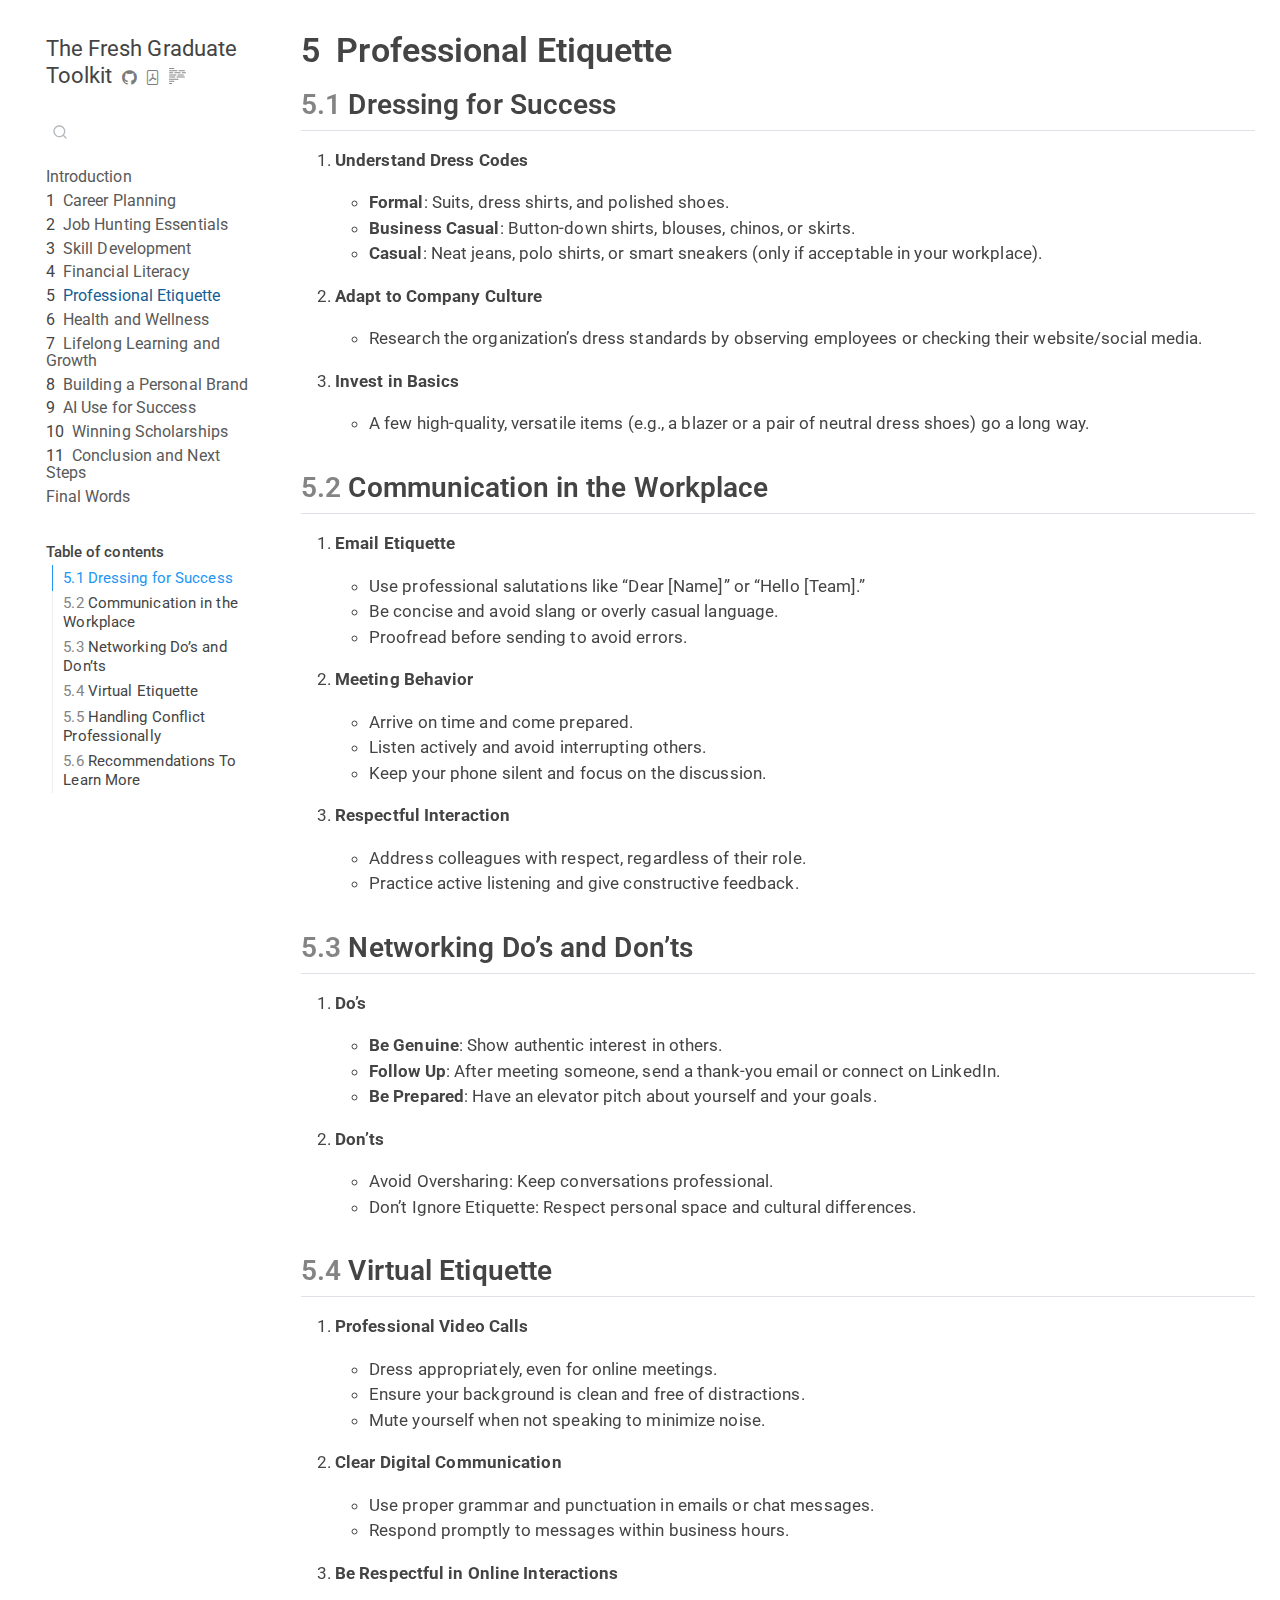
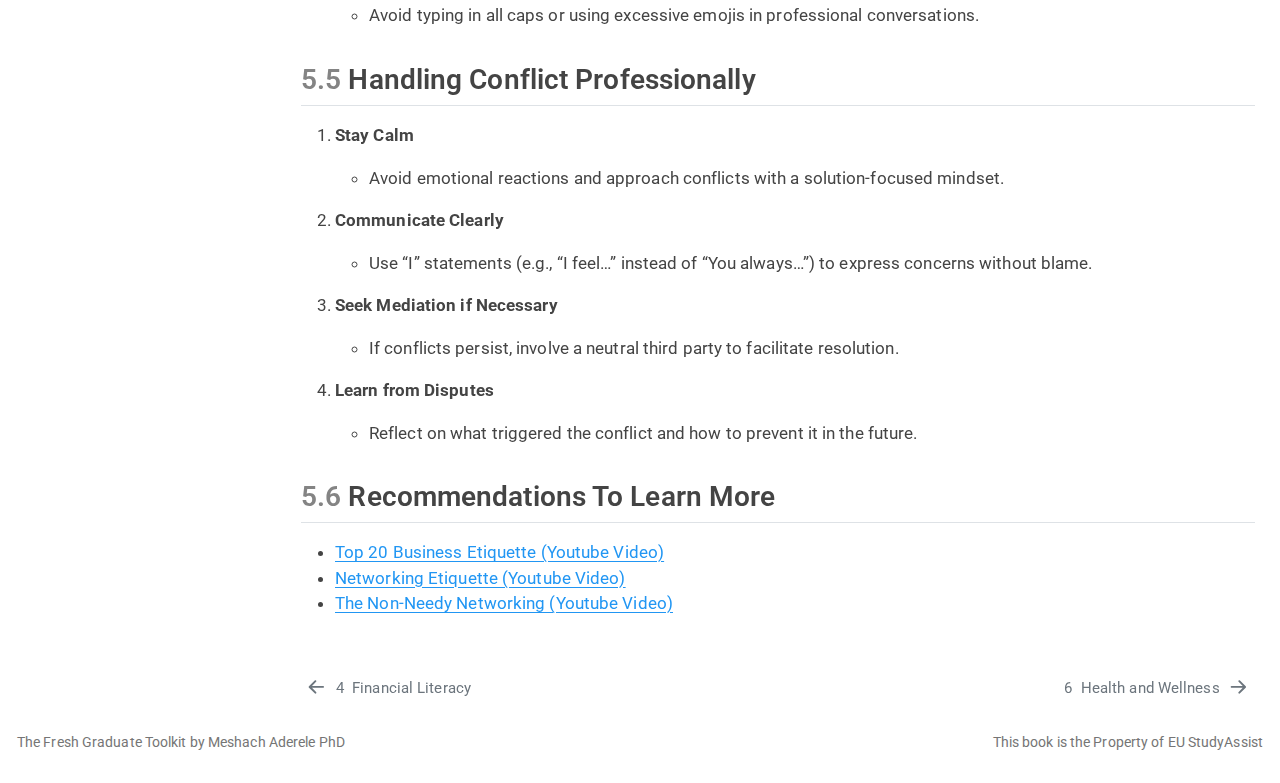
<file: professional-etq.html>
<!DOCTYPE html>
<html xmlns="http://www.w3.org/1999/xhtml" lang="en" xml:lang="en"><head>

<meta charset="utf-8">
<meta name="generator" content="quarto-1.6.39">

<meta name="viewport" content="width=device-width, initial-scale=1.0, user-scalable=yes">


<title>5&nbsp; Professional Etiquette – The Fresh Graduate Toolkit</title>
<style>
code{white-space: pre-wrap;}
span.smallcaps{font-variant: small-caps;}
div.columns{display: flex; gap: min(4vw, 1.5em);}
div.column{flex: auto; overflow-x: auto;}
div.hanging-indent{margin-left: 1.5em; text-indent: -1.5em;}
ul.task-list{list-style: none;}
ul.task-list li input[type="checkbox"] {
  width: 0.8em;
  margin: 0 0.8em 0.2em -1em; /* quarto-specific, see https://github.com/quarto-dev/quarto-cli/issues/4556 */ 
  vertical-align: middle;
}
</style>


<script src="site_libs/quarto-nav/quarto-nav.js"></script>
<script src="site_libs/quarto-nav/headroom.min.js"></script>
<script src="site_libs/clipboard/clipboard.min.js"></script>
<script src="site_libs/quarto-search/autocomplete.umd.js"></script>
<script src="site_libs/quarto-search/fuse.min.js"></script>
<script src="site_libs/quarto-search/quarto-search.js"></script>
<meta name="quarto:offset" content="./">
<link href="./health-wellness.html" rel="next">
<link href="./fin-literacy.html" rel="prev">
<link href="./favicon.png" rel="icon" type="image/png">
<script src="site_libs/quarto-html/quarto.js"></script>
<script src="site_libs/quarto-html/popper.min.js"></script>
<script src="site_libs/quarto-html/tippy.umd.min.js"></script>
<script src="site_libs/quarto-html/anchor.min.js"></script>
<link href="site_libs/quarto-html/tippy.css" rel="stylesheet">
<link href="site_libs/quarto-html/quarto-syntax-highlighting-e26003cea8cd680ca0c55a263523d882.css" rel="stylesheet" id="quarto-text-highlighting-styles">
<script src="site_libs/bootstrap/bootstrap.min.js"></script>
<link href="site_libs/bootstrap/bootstrap-icons.css" rel="stylesheet">
<link href="site_libs/bootstrap/bootstrap-6e643872ac2ac89d8bb96e191e35982a.min.css" rel="stylesheet" append-hash="true" id="quarto-bootstrap" data-mode="light">
<script id="quarto-search-options" type="application/json">{
  "location": "sidebar",
  "copy-button": false,
  "collapse-after": 3,
  "panel-placement": "start",
  "type": "textbox",
  "limit": 50,
  "keyboard-shortcut": [
    "f",
    "/",
    "s"
  ],
  "show-item-context": false,
  "language": {
    "search-no-results-text": "No results",
    "search-matching-documents-text": "matching documents",
    "search-copy-link-title": "Copy link to search",
    "search-hide-matches-text": "Hide additional matches",
    "search-more-match-text": "more match in this document",
    "search-more-matches-text": "more matches in this document",
    "search-clear-button-title": "Clear",
    "search-text-placeholder": "",
    "search-detached-cancel-button-title": "Cancel",
    "search-submit-button-title": "Submit",
    "search-label": "Search"
  }
}</script>


</head>

<body class="nav-sidebar floating">

<div id="quarto-search-results"></div>
  <header id="quarto-header" class="headroom fixed-top">
  <nav class="quarto-secondary-nav">
    <div class="container-fluid d-flex">
      <button type="button" class="quarto-btn-toggle btn" data-bs-toggle="collapse" role="button" data-bs-target=".quarto-sidebar-collapse-item" aria-controls="quarto-sidebar" aria-expanded="false" aria-label="Toggle sidebar navigation" onclick="if (window.quartoToggleHeadroom) { window.quartoToggleHeadroom(); }">
        <i class="bi bi-layout-text-sidebar-reverse"></i>
      </button>
        <nav class="quarto-page-breadcrumbs" aria-label="breadcrumb"><ol class="breadcrumb"><li class="breadcrumb-item"><a href="./professional-etq.html"><span class="chapter-number">5</span>&nbsp; <span class="chapter-title">Professional Etiquette</span></a></li></ol></nav>
        <a class="flex-grow-1" role="navigation" data-bs-toggle="collapse" data-bs-target=".quarto-sidebar-collapse-item" aria-controls="quarto-sidebar" aria-expanded="false" aria-label="Toggle sidebar navigation" onclick="if (window.quartoToggleHeadroom) { window.quartoToggleHeadroom(); }">      
        </a>
      <button type="button" class="btn quarto-search-button" aria-label="Search" onclick="window.quartoOpenSearch();">
        <i class="bi bi-search"></i>
      </button>
    </div>
  </nav>
</header>
<!-- content -->
<div id="quarto-content" class="quarto-container page-columns page-rows-contents page-layout-full">
<!-- sidebar -->
  <nav id="quarto-sidebar" class="sidebar collapse collapse-horizontal quarto-sidebar-collapse-item sidebar-navigation floating overflow-auto">
    <div class="pt-lg-2 mt-2 text-left sidebar-header">
    <div class="sidebar-title mb-0 py-0">
      <a href="./">The Fresh Graduate Toolkit</a> 
        <div class="sidebar-tools-main tools-wide">
    <a href="https://github.com/EU-Study-Assist/grad-toolkit" title="Source Code" class="quarto-navigation-tool px-1" aria-label="Source Code"><i class="bi bi-github"></i></a>
    <a href="./The-Fresh-Graduate-Toolkit.pdf" title="Download PDF" class="quarto-navigation-tool px-1" aria-label="Download PDF"><i class="bi bi-file-pdf"></i></a>
  <a href="" class="quarto-reader-toggle quarto-navigation-tool px-1" onclick="window.quartoToggleReader(); return false;" title="Toggle reader mode">
  <div class="quarto-reader-toggle-btn">
  <i class="bi"></i>
  </div>
</a>
</div>
    </div>
      </div>
        <div class="mt-2 flex-shrink-0 align-items-center">
        <div class="sidebar-search">
        <div id="quarto-search" class="" title="Search"></div>
        </div>
        </div>
    <div class="sidebar-menu-container"> 
    <ul class="list-unstyled mt-1">
        <li class="sidebar-item">
  <div class="sidebar-item-container"> 
  <a href="./index.html" class="sidebar-item-text sidebar-link">
 <span class="menu-text">Introduction</span></a>
  </div>
</li>
        <li class="sidebar-item">
  <div class="sidebar-item-container"> 
  <a href="./career-planning.html" class="sidebar-item-text sidebar-link">
 <span class="menu-text"><span class="chapter-number">1</span>&nbsp; <span class="chapter-title">Career Planning</span></span></a>
  </div>
</li>
        <li class="sidebar-item">
  <div class="sidebar-item-container"> 
  <a href="./job-hunting.html" class="sidebar-item-text sidebar-link">
 <span class="menu-text"><span class="chapter-number">2</span>&nbsp; <span class="chapter-title">Job Hunting Essentials</span></span></a>
  </div>
</li>
        <li class="sidebar-item">
  <div class="sidebar-item-container"> 
  <a href="./skill-dev.html" class="sidebar-item-text sidebar-link">
 <span class="menu-text"><span class="chapter-number">3</span>&nbsp; <span class="chapter-title">Skill Development</span></span></a>
  </div>
</li>
        <li class="sidebar-item">
  <div class="sidebar-item-container"> 
  <a href="./fin-literacy.html" class="sidebar-item-text sidebar-link">
 <span class="menu-text"><span class="chapter-number">4</span>&nbsp; <span class="chapter-title">Financial Literacy</span></span></a>
  </div>
</li>
        <li class="sidebar-item">
  <div class="sidebar-item-container"> 
  <a href="./professional-etq.html" class="sidebar-item-text sidebar-link active">
 <span class="menu-text"><span class="chapter-number">5</span>&nbsp; <span class="chapter-title">Professional Etiquette</span></span></a>
  </div>
</li>
        <li class="sidebar-item">
  <div class="sidebar-item-container"> 
  <a href="./health-wellness.html" class="sidebar-item-text sidebar-link">
 <span class="menu-text"><span class="chapter-number">6</span>&nbsp; <span class="chapter-title">Health and Wellness</span></span></a>
  </div>
</li>
        <li class="sidebar-item">
  <div class="sidebar-item-container"> 
  <a href="./life-growth.html" class="sidebar-item-text sidebar-link">
 <span class="menu-text"><span class="chapter-number">7</span>&nbsp; <span class="chapter-title">Lifelong Learning and Growth</span></span></a>
  </div>
</li>
        <li class="sidebar-item">
  <div class="sidebar-item-container"> 
  <a href="./personal-brand.html" class="sidebar-item-text sidebar-link">
 <span class="menu-text"><span class="chapter-number">8</span>&nbsp; <span class="chapter-title">Building a Personal Brand</span></span></a>
  </div>
</li>
        <li class="sidebar-item">
  <div class="sidebar-item-container"> 
  <a href="./ai.html" class="sidebar-item-text sidebar-link">
 <span class="menu-text"><span class="chapter-number">9</span>&nbsp; <span class="chapter-title">AI Use for Success</span></span></a>
  </div>
</li>
        <li class="sidebar-item">
  <div class="sidebar-item-container"> 
  <a href="./scholarship.html" class="sidebar-item-text sidebar-link">
 <span class="menu-text"><span class="chapter-number">10</span>&nbsp; <span class="chapter-title">Winning Scholarships</span></span></a>
  </div>
</li>
        <li class="sidebar-item">
  <div class="sidebar-item-container"> 
  <a href="./conclusion.html" class="sidebar-item-text sidebar-link">
 <span class="menu-text"><span class="chapter-number">11</span>&nbsp; <span class="chapter-title">Conclusion and Next Steps</span></span></a>
  </div>
</li>
        <li class="sidebar-item">
  <div class="sidebar-item-container"> 
  <a href="./final.html" class="sidebar-item-text sidebar-link">
 <span class="menu-text">Final Words</span></a>
  </div>
</li>
    </ul>
    </div>
    <nav id="TOC" role="doc-toc" class="toc-active">
    <h2 id="toc-title">Table of contents</h2>
   
  <ul class="collapse">
  <li><a href="#dressing-for-success" id="toc-dressing-for-success" class="nav-link active" data-scroll-target="#dressing-for-success"><span class="header-section-number">5.1</span> Dressing for Success</a></li>
  <li><a href="#communication-in-the-workplace" id="toc-communication-in-the-workplace" class="nav-link" data-scroll-target="#communication-in-the-workplace"><span class="header-section-number">5.2</span> Communication in the Workplace</a></li>
  <li><a href="#networking-dos-and-donts" id="toc-networking-dos-and-donts" class="nav-link" data-scroll-target="#networking-dos-and-donts"><span class="header-section-number">5.3</span> Networking Do’s and Don’ts</a></li>
  <li><a href="#virtual-etiquette" id="toc-virtual-etiquette" class="nav-link" data-scroll-target="#virtual-etiquette"><span class="header-section-number">5.4</span> Virtual Etiquette</a></li>
  <li><a href="#handling-conflict-professionally" id="toc-handling-conflict-professionally" class="nav-link" data-scroll-target="#handling-conflict-professionally"><span class="header-section-number">5.5</span> Handling Conflict Professionally</a></li>
  <li><a href="#recommendations-to-learn-more" id="toc-recommendations-to-learn-more" class="nav-link" data-scroll-target="#recommendations-to-learn-more"><span class="header-section-number">5.6</span> Recommendations To Learn More</a></li>
  </ul>
</nav>
</nav>
<div id="quarto-sidebar-glass" class="quarto-sidebar-collapse-item" data-bs-toggle="collapse" data-bs-target=".quarto-sidebar-collapse-item"></div>
<!-- margin-sidebar -->
    <div id="quarto-margin-sidebar" class="sidebar margin-sidebar zindex-bottom">
    </div>
<!-- main -->
<main class="content column-page-right" id="quarto-document-content">

<header id="title-block-header" class="quarto-title-block default">
<div class="quarto-title">
<h1 class="title"><span class="chapter-number">5</span>&nbsp; <span class="chapter-title">Professional Etiquette</span></h1>
</div>



<div class="quarto-title-meta column-page-right">

    
  
    
  </div>
  


</header>


<section id="dressing-for-success" class="level2" data-number="5.1">
<h2 data-number="5.1" class="anchored" data-anchor-id="dressing-for-success"><span class="header-section-number">5.1</span> Dressing for Success</h2>
<ol type="1">
<li><p><strong>Understand Dress Codes</strong></p>
<ul>
<li><strong>Formal</strong>: Suits, dress shirts, and polished shoes.</li>
<li><strong>Business Casual</strong>: Button-down shirts, blouses, chinos, or skirts.</li>
<li><strong>Casual</strong>: Neat jeans, polo shirts, or smart sneakers (only if acceptable in your workplace).</li>
</ul></li>
<li><p><strong>Adapt to Company Culture</strong></p>
<ul>
<li>Research the organization’s dress standards by observing employees or checking their website/social media.</li>
</ul></li>
<li><p><strong>Invest in Basics</strong></p>
<ul>
<li>A few high-quality, versatile items (e.g., a blazer or a pair of neutral dress shoes) go a long way.</li>
</ul></li>
</ol>
</section>
<section id="communication-in-the-workplace" class="level2" data-number="5.2">
<h2 data-number="5.2" class="anchored" data-anchor-id="communication-in-the-workplace"><span class="header-section-number">5.2</span> Communication in the Workplace</h2>
<ol type="1">
<li><p><strong>Email Etiquette</strong></p>
<ul>
<li>Use professional salutations like “Dear [Name]” or “Hello [Team].”</li>
<li>Be concise and avoid slang or overly casual language.</li>
<li>Proofread before sending to avoid errors.</li>
</ul></li>
<li><p><strong>Meeting Behavior</strong></p>
<ul>
<li>Arrive on time and come prepared.</li>
<li>Listen actively and avoid interrupting others.</li>
<li>Keep your phone silent and focus on the discussion.</li>
</ul></li>
<li><p><strong>Respectful Interaction</strong></p>
<ul>
<li>Address colleagues with respect, regardless of their role.</li>
<li>Practice active listening and give constructive feedback.</li>
</ul></li>
</ol>
</section>
<section id="networking-dos-and-donts" class="level2" data-number="5.3">
<h2 data-number="5.3" class="anchored" data-anchor-id="networking-dos-and-donts"><span class="header-section-number">5.3</span> Networking Do’s and Don’ts</h2>
<ol type="1">
<li><p><strong>Do’s</strong></p>
<ul>
<li><strong>Be Genuine</strong>: Show authentic interest in others.</li>
<li><strong>Follow Up</strong>: After meeting someone, send a thank-you email or connect on LinkedIn.</li>
<li><strong>Be Prepared</strong>: Have an elevator pitch about yourself and your goals.</li>
</ul></li>
<li><p><strong>Don’ts</strong></p>
<ul>
<li>Avoid Oversharing: Keep conversations professional.</li>
<li>Don’t Ignore Etiquette: Respect personal space and cultural differences.</li>
</ul></li>
</ol>
</section>
<section id="virtual-etiquette" class="level2" data-number="5.4">
<h2 data-number="5.4" class="anchored" data-anchor-id="virtual-etiquette"><span class="header-section-number">5.4</span> Virtual Etiquette</h2>
<ol type="1">
<li><p><strong>Professional Video Calls</strong></p>
<ul>
<li>Dress appropriately, even for online meetings.</li>
<li>Ensure your background is clean and free of distractions.</li>
<li>Mute yourself when not speaking to minimize noise.</li>
</ul></li>
<li><p><strong>Clear Digital Communication</strong></p>
<ul>
<li>Use proper grammar and punctuation in emails or chat messages.</li>
<li>Respond promptly to messages within business hours.</li>
</ul></li>
<li><p><strong>Be Respectful in Online Interactions</strong></p>
<ul>
<li>Avoid typing in all caps or using excessive emojis in professional conversations.</li>
</ul></li>
</ol>
</section>
<section id="handling-conflict-professionally" class="level2" data-number="5.5">
<h2 data-number="5.5" class="anchored" data-anchor-id="handling-conflict-professionally"><span class="header-section-number">5.5</span> Handling Conflict Professionally</h2>
<ol type="1">
<li><p><strong>Stay Calm</strong></p>
<ul>
<li>Avoid emotional reactions and approach conflicts with a solution-focused mindset.</li>
</ul></li>
<li><p><strong>Communicate Clearly</strong></p>
<ul>
<li>Use “I” statements (e.g., “I feel…” instead of “You always…”) to express concerns without blame.</li>
</ul></li>
<li><p><strong>Seek Mediation if Necessary</strong></p>
<ul>
<li>If conflicts persist, involve a neutral third party to facilitate resolution.</li>
</ul></li>
<li><p><strong>Learn from Disputes</strong></p>
<ul>
<li>Reflect on what triggered the conflict and how to prevent it in the future.</li>
</ul></li>
</ol>
</section>
<section id="recommendations-to-learn-more" class="level2" data-number="5.6">
<h2 data-number="5.6" class="anchored" data-anchor-id="recommendations-to-learn-more"><span class="header-section-number">5.6</span> Recommendations To Learn More</h2>
<ul>
<li><a href="https://www.youtube.com/watch?v=dvncaanrzUc&amp;pp=ygUWUHJvZmVzc2lvbmFsIEV0aXF1ZXR0ZQ%3D%3D">Top 20 Business Etiquette (Youtube Video)</a></li>
<li><a href="https://www.youtube.com/watch?v=jh_dlIye2Ug">Networking Etiquette (Youtube Video)</a></li>
<li><a href="https://www.youtube.com/watch?v=IInaPtwdNCQ">The Non-Needy Networking (Youtube Video)</a></li>
</ul>


</section>

</main> <!-- /main -->
<script id="quarto-html-after-body" type="application/javascript">
window.document.addEventListener("DOMContentLoaded", function (event) {
  const toggleBodyColorMode = (bsSheetEl) => {
    const mode = bsSheetEl.getAttribute("data-mode");
    const bodyEl = window.document.querySelector("body");
    if (mode === "dark") {
      bodyEl.classList.add("quarto-dark");
      bodyEl.classList.remove("quarto-light");
    } else {
      bodyEl.classList.add("quarto-light");
      bodyEl.classList.remove("quarto-dark");
    }
  }
  const toggleBodyColorPrimary = () => {
    const bsSheetEl = window.document.querySelector("link#quarto-bootstrap");
    if (bsSheetEl) {
      toggleBodyColorMode(bsSheetEl);
    }
  }
  toggleBodyColorPrimary();  
  const icon = "";
  const anchorJS = new window.AnchorJS();
  anchorJS.options = {
    placement: 'right',
    icon: icon
  };
  anchorJS.add('.anchored');
  const isCodeAnnotation = (el) => {
    for (const clz of el.classList) {
      if (clz.startsWith('code-annotation-')) {                     
        return true;
      }
    }
    return false;
  }
  const onCopySuccess = function(e) {
    // button target
    const button = e.trigger;
    // don't keep focus
    button.blur();
    // flash "checked"
    button.classList.add('code-copy-button-checked');
    var currentTitle = button.getAttribute("title");
    button.setAttribute("title", "Copied!");
    let tooltip;
    if (window.bootstrap) {
      button.setAttribute("data-bs-toggle", "tooltip");
      button.setAttribute("data-bs-placement", "left");
      button.setAttribute("data-bs-title", "Copied!");
      tooltip = new bootstrap.Tooltip(button, 
        { trigger: "manual", 
          customClass: "code-copy-button-tooltip",
          offset: [0, -8]});
      tooltip.show();    
    }
    setTimeout(function() {
      if (tooltip) {
        tooltip.hide();
        button.removeAttribute("data-bs-title");
        button.removeAttribute("data-bs-toggle");
        button.removeAttribute("data-bs-placement");
      }
      button.setAttribute("title", currentTitle);
      button.classList.remove('code-copy-button-checked');
    }, 1000);
    // clear code selection
    e.clearSelection();
  }
  const getTextToCopy = function(trigger) {
      const codeEl = trigger.previousElementSibling.cloneNode(true);
      for (const childEl of codeEl.children) {
        if (isCodeAnnotation(childEl)) {
          childEl.remove();
        }
      }
      return codeEl.innerText;
  }
  const clipboard = new window.ClipboardJS('.code-copy-button:not([data-in-quarto-modal])', {
    text: getTextToCopy
  });
  clipboard.on('success', onCopySuccess);
  if (window.document.getElementById('quarto-embedded-source-code-modal')) {
    const clipboardModal = new window.ClipboardJS('.code-copy-button[data-in-quarto-modal]', {
      text: getTextToCopy,
      container: window.document.getElementById('quarto-embedded-source-code-modal')
    });
    clipboardModal.on('success', onCopySuccess);
  }
    var localhostRegex = new RegExp(/^(?:http|https):\/\/localhost\:?[0-9]*\//);
    var mailtoRegex = new RegExp(/^mailto:/);
      var filterRegex = new RegExp("https:\/\/eu-study-assist\.github\.io\/grad-toolkit\/");
    var isInternal = (href) => {
        return filterRegex.test(href) || localhostRegex.test(href) || mailtoRegex.test(href);
    }
    // Inspect non-navigation links and adorn them if external
 	var links = window.document.querySelectorAll('a[href]:not(.nav-link):not(.navbar-brand):not(.toc-action):not(.sidebar-link):not(.sidebar-item-toggle):not(.pagination-link):not(.no-external):not([aria-hidden]):not(.dropdown-item):not(.quarto-navigation-tool):not(.about-link)');
    for (var i=0; i<links.length; i++) {
      const link = links[i];
      if (!isInternal(link.href)) {
        // undo the damage that might have been done by quarto-nav.js in the case of
        // links that we want to consider external
        if (link.dataset.originalHref !== undefined) {
          link.href = link.dataset.originalHref;
        }
      }
    }
  function tippyHover(el, contentFn, onTriggerFn, onUntriggerFn) {
    const config = {
      allowHTML: true,
      maxWidth: 500,
      delay: 100,
      arrow: false,
      appendTo: function(el) {
          return el.parentElement;
      },
      interactive: true,
      interactiveBorder: 10,
      theme: 'quarto',
      placement: 'bottom-start',
    };
    if (contentFn) {
      config.content = contentFn;
    }
    if (onTriggerFn) {
      config.onTrigger = onTriggerFn;
    }
    if (onUntriggerFn) {
      config.onUntrigger = onUntriggerFn;
    }
    window.tippy(el, config); 
  }
  const noterefs = window.document.querySelectorAll('a[role="doc-noteref"]');
  for (var i=0; i<noterefs.length; i++) {
    const ref = noterefs[i];
    tippyHover(ref, function() {
      // use id or data attribute instead here
      let href = ref.getAttribute('data-footnote-href') || ref.getAttribute('href');
      try { href = new URL(href).hash; } catch {}
      const id = href.replace(/^#\/?/, "");
      const note = window.document.getElementById(id);
      if (note) {
        return note.innerHTML;
      } else {
        return "";
      }
    });
  }
  const xrefs = window.document.querySelectorAll('a.quarto-xref');
  const processXRef = (id, note) => {
    // Strip column container classes
    const stripColumnClz = (el) => {
      el.classList.remove("page-full", "page-columns");
      if (el.children) {
        for (const child of el.children) {
          stripColumnClz(child);
        }
      }
    }
    stripColumnClz(note)
    if (id === null || id.startsWith('sec-')) {
      // Special case sections, only their first couple elements
      const container = document.createElement("div");
      if (note.children && note.children.length > 2) {
        container.appendChild(note.children[0].cloneNode(true));
        for (let i = 1; i < note.children.length; i++) {
          const child = note.children[i];
          if (child.tagName === "P" && child.innerText === "") {
            continue;
          } else {
            container.appendChild(child.cloneNode(true));
            break;
          }
        }
        if (window.Quarto?.typesetMath) {
          window.Quarto.typesetMath(container);
        }
        return container.innerHTML
      } else {
        if (window.Quarto?.typesetMath) {
          window.Quarto.typesetMath(note);
        }
        return note.innerHTML;
      }
    } else {
      // Remove any anchor links if they are present
      const anchorLink = note.querySelector('a.anchorjs-link');
      if (anchorLink) {
        anchorLink.remove();
      }
      if (window.Quarto?.typesetMath) {
        window.Quarto.typesetMath(note);
      }
      if (note.classList.contains("callout")) {
        return note.outerHTML;
      } else {
        return note.innerHTML;
      }
    }
  }
  for (var i=0; i<xrefs.length; i++) {
    const xref = xrefs[i];
    tippyHover(xref, undefined, function(instance) {
      instance.disable();
      let url = xref.getAttribute('href');
      let hash = undefined; 
      if (url.startsWith('#')) {
        hash = url;
      } else {
        try { hash = new URL(url).hash; } catch {}
      }
      if (hash) {
        const id = hash.replace(/^#\/?/, "");
        const note = window.document.getElementById(id);
        if (note !== null) {
          try {
            const html = processXRef(id, note.cloneNode(true));
            instance.setContent(html);
          } finally {
            instance.enable();
            instance.show();
          }
        } else {
          // See if we can fetch this
          fetch(url.split('#')[0])
          .then(res => res.text())
          .then(html => {
            const parser = new DOMParser();
            const htmlDoc = parser.parseFromString(html, "text/html");
            const note = htmlDoc.getElementById(id);
            if (note !== null) {
              const html = processXRef(id, note);
              instance.setContent(html);
            } 
          }).finally(() => {
            instance.enable();
            instance.show();
          });
        }
      } else {
        // See if we can fetch a full url (with no hash to target)
        // This is a special case and we should probably do some content thinning / targeting
        fetch(url)
        .then(res => res.text())
        .then(html => {
          const parser = new DOMParser();
          const htmlDoc = parser.parseFromString(html, "text/html");
          const note = htmlDoc.querySelector('main.content');
          if (note !== null) {
            // This should only happen for chapter cross references
            // (since there is no id in the URL)
            // remove the first header
            if (note.children.length > 0 && note.children[0].tagName === "HEADER") {
              note.children[0].remove();
            }
            const html = processXRef(null, note);
            instance.setContent(html);
          } 
        }).finally(() => {
          instance.enable();
          instance.show();
        });
      }
    }, function(instance) {
    });
  }
      let selectedAnnoteEl;
      const selectorForAnnotation = ( cell, annotation) => {
        let cellAttr = 'data-code-cell="' + cell + '"';
        let lineAttr = 'data-code-annotation="' +  annotation + '"';
        const selector = 'span[' + cellAttr + '][' + lineAttr + ']';
        return selector;
      }
      const selectCodeLines = (annoteEl) => {
        const doc = window.document;
        const targetCell = annoteEl.getAttribute("data-target-cell");
        const targetAnnotation = annoteEl.getAttribute("data-target-annotation");
        const annoteSpan = window.document.querySelector(selectorForAnnotation(targetCell, targetAnnotation));
        const lines = annoteSpan.getAttribute("data-code-lines").split(",");
        const lineIds = lines.map((line) => {
          return targetCell + "-" + line;
        })
        let top = null;
        let height = null;
        let parent = null;
        if (lineIds.length > 0) {
            //compute the position of the single el (top and bottom and make a div)
            const el = window.document.getElementById(lineIds[0]);
            top = el.offsetTop;
            height = el.offsetHeight;
            parent = el.parentElement.parentElement;
          if (lineIds.length > 1) {
            const lastEl = window.document.getElementById(lineIds[lineIds.length - 1]);
            const bottom = lastEl.offsetTop + lastEl.offsetHeight;
            height = bottom - top;
          }
          if (top !== null && height !== null && parent !== null) {
            // cook up a div (if necessary) and position it 
            let div = window.document.getElementById("code-annotation-line-highlight");
            if (div === null) {
              div = window.document.createElement("div");
              div.setAttribute("id", "code-annotation-line-highlight");
              div.style.position = 'absolute';
              parent.appendChild(div);
            }
            div.style.top = top - 2 + "px";
            div.style.height = height + 4 + "px";
            div.style.left = 0;
            let gutterDiv = window.document.getElementById("code-annotation-line-highlight-gutter");
            if (gutterDiv === null) {
              gutterDiv = window.document.createElement("div");
              gutterDiv.setAttribute("id", "code-annotation-line-highlight-gutter");
              gutterDiv.style.position = 'absolute';
              const codeCell = window.document.getElementById(targetCell);
              const gutter = codeCell.querySelector('.code-annotation-gutter');
              gutter.appendChild(gutterDiv);
            }
            gutterDiv.style.top = top - 2 + "px";
            gutterDiv.style.height = height + 4 + "px";
          }
          selectedAnnoteEl = annoteEl;
        }
      };
      const unselectCodeLines = () => {
        const elementsIds = ["code-annotation-line-highlight", "code-annotation-line-highlight-gutter"];
        elementsIds.forEach((elId) => {
          const div = window.document.getElementById(elId);
          if (div) {
            div.remove();
          }
        });
        selectedAnnoteEl = undefined;
      };
        // Handle positioning of the toggle
    window.addEventListener(
      "resize",
      throttle(() => {
        elRect = undefined;
        if (selectedAnnoteEl) {
          selectCodeLines(selectedAnnoteEl);
        }
      }, 10)
    );
    function throttle(fn, ms) {
    let throttle = false;
    let timer;
      return (...args) => {
        if(!throttle) { // first call gets through
            fn.apply(this, args);
            throttle = true;
        } else { // all the others get throttled
            if(timer) clearTimeout(timer); // cancel #2
            timer = setTimeout(() => {
              fn.apply(this, args);
              timer = throttle = false;
            }, ms);
        }
      };
    }
      // Attach click handler to the DT
      const annoteDls = window.document.querySelectorAll('dt[data-target-cell]');
      for (const annoteDlNode of annoteDls) {
        annoteDlNode.addEventListener('click', (event) => {
          const clickedEl = event.target;
          if (clickedEl !== selectedAnnoteEl) {
            unselectCodeLines();
            const activeEl = window.document.querySelector('dt[data-target-cell].code-annotation-active');
            if (activeEl) {
              activeEl.classList.remove('code-annotation-active');
            }
            selectCodeLines(clickedEl);
            clickedEl.classList.add('code-annotation-active');
          } else {
            // Unselect the line
            unselectCodeLines();
            clickedEl.classList.remove('code-annotation-active');
          }
        });
      }
  const findCites = (el) => {
    const parentEl = el.parentElement;
    if (parentEl) {
      const cites = parentEl.dataset.cites;
      if (cites) {
        return {
          el,
          cites: cites.split(' ')
        };
      } else {
        return findCites(el.parentElement)
      }
    } else {
      return undefined;
    }
  };
  var bibliorefs = window.document.querySelectorAll('a[role="doc-biblioref"]');
  for (var i=0; i<bibliorefs.length; i++) {
    const ref = bibliorefs[i];
    const citeInfo = findCites(ref);
    if (citeInfo) {
      tippyHover(citeInfo.el, function() {
        var popup = window.document.createElement('div');
        citeInfo.cites.forEach(function(cite) {
          var citeDiv = window.document.createElement('div');
          citeDiv.classList.add('hanging-indent');
          citeDiv.classList.add('csl-entry');
          var biblioDiv = window.document.getElementById('ref-' + cite);
          if (biblioDiv) {
            citeDiv.innerHTML = biblioDiv.innerHTML;
          }
          popup.appendChild(citeDiv);
        });
        return popup.innerHTML;
      });
    }
  }
});
</script>
<nav class="page-navigation column-page-right">
  <div class="nav-page nav-page-previous">
      <a href="./fin-literacy.html" class="pagination-link" aria-label="Financial Literacy">
        <i class="bi bi-arrow-left-short"></i> <span class="nav-page-text"><span class="chapter-number">4</span>&nbsp; <span class="chapter-title">Financial Literacy</span></span>
      </a>          
  </div>
  <div class="nav-page nav-page-next">
      <a href="./health-wellness.html" class="pagination-link" aria-label="Health and Wellness">
        <span class="nav-page-text"><span class="chapter-number">6</span>&nbsp; <span class="chapter-title">Health and Wellness</span></span> <i class="bi bi-arrow-right-short"></i>
      </a>
  </div>
</nav>
</div> <!-- /content -->
<footer class="footer">
  <div class="nav-footer">
    <div class="nav-footer-left">
<p>The Fresh Graduate Toolkit by Meshach Aderele PhD</p>
</div>   
    <div class="nav-footer-center">
      &nbsp;
    </div>
    <div class="nav-footer-right">
<p>This book is the Property of EU StudyAssist</p>
</div>
  </div>
</footer>




</body></html>
</file>
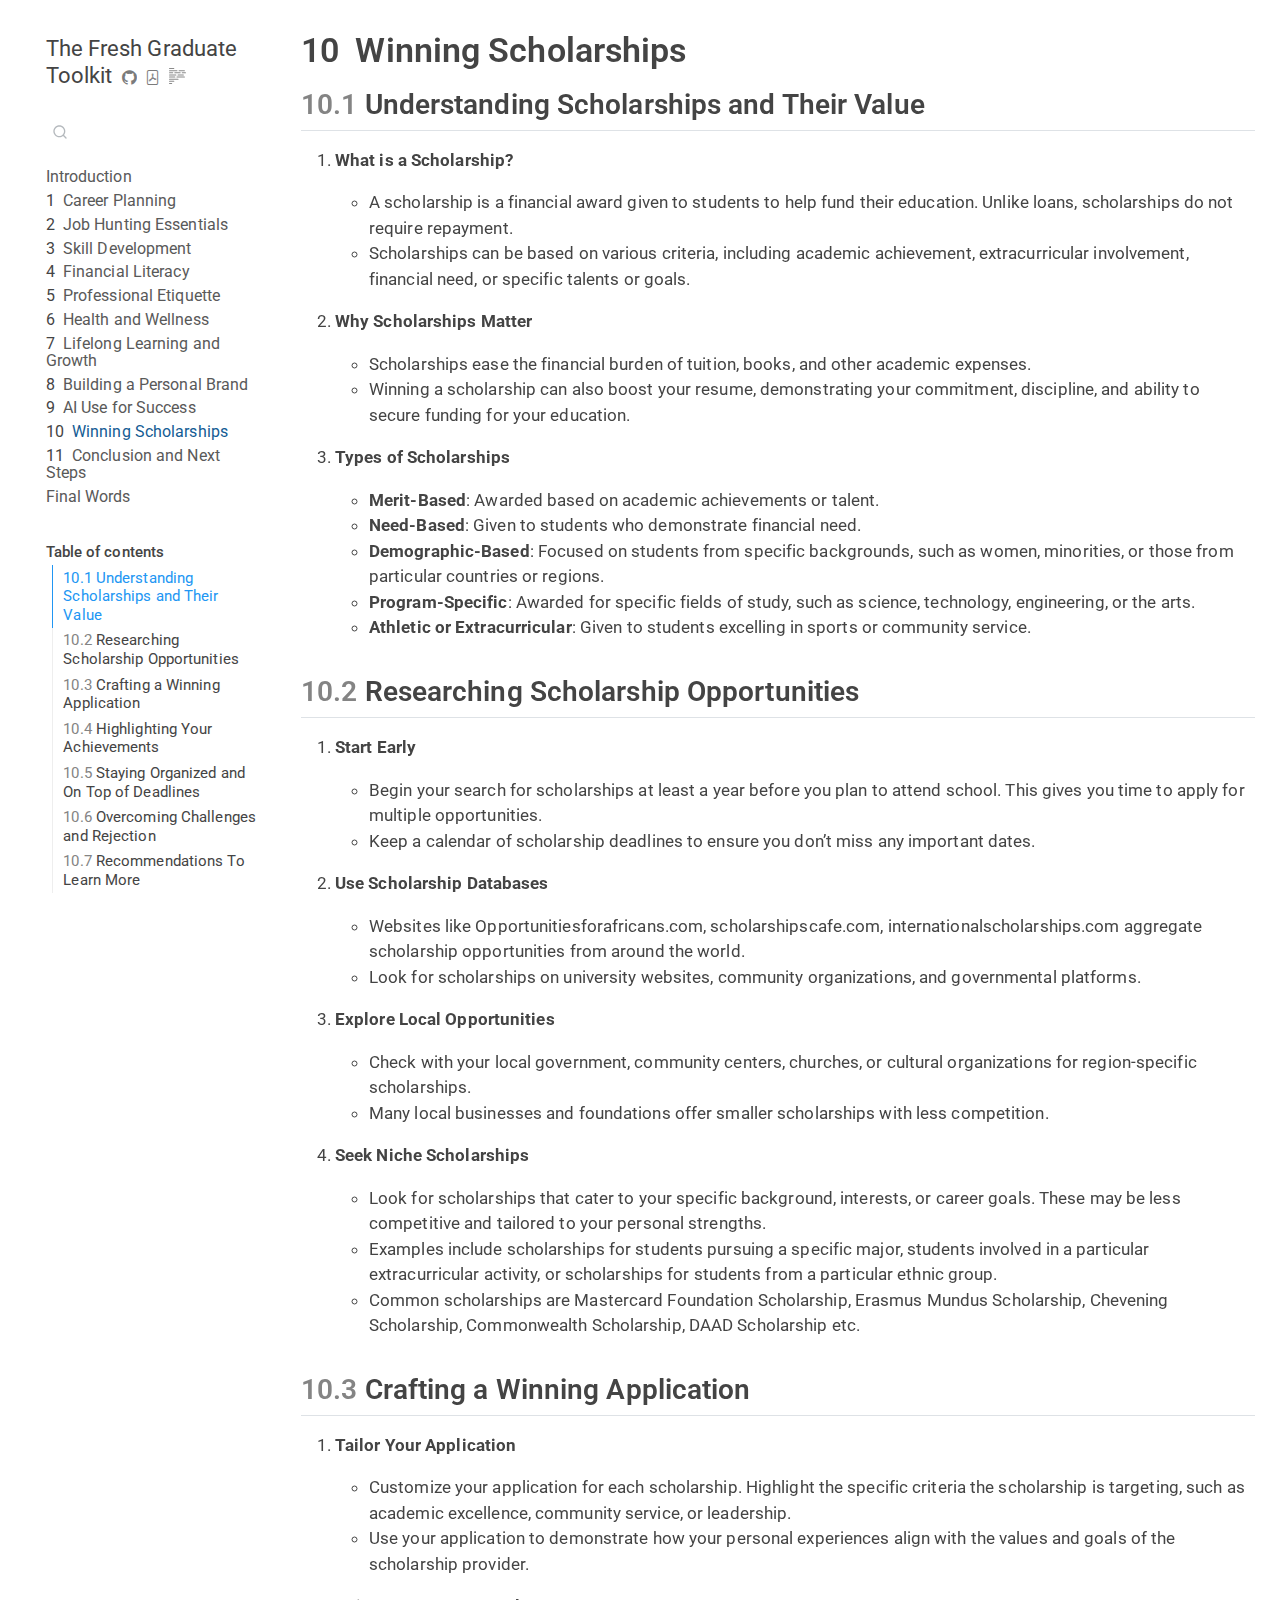
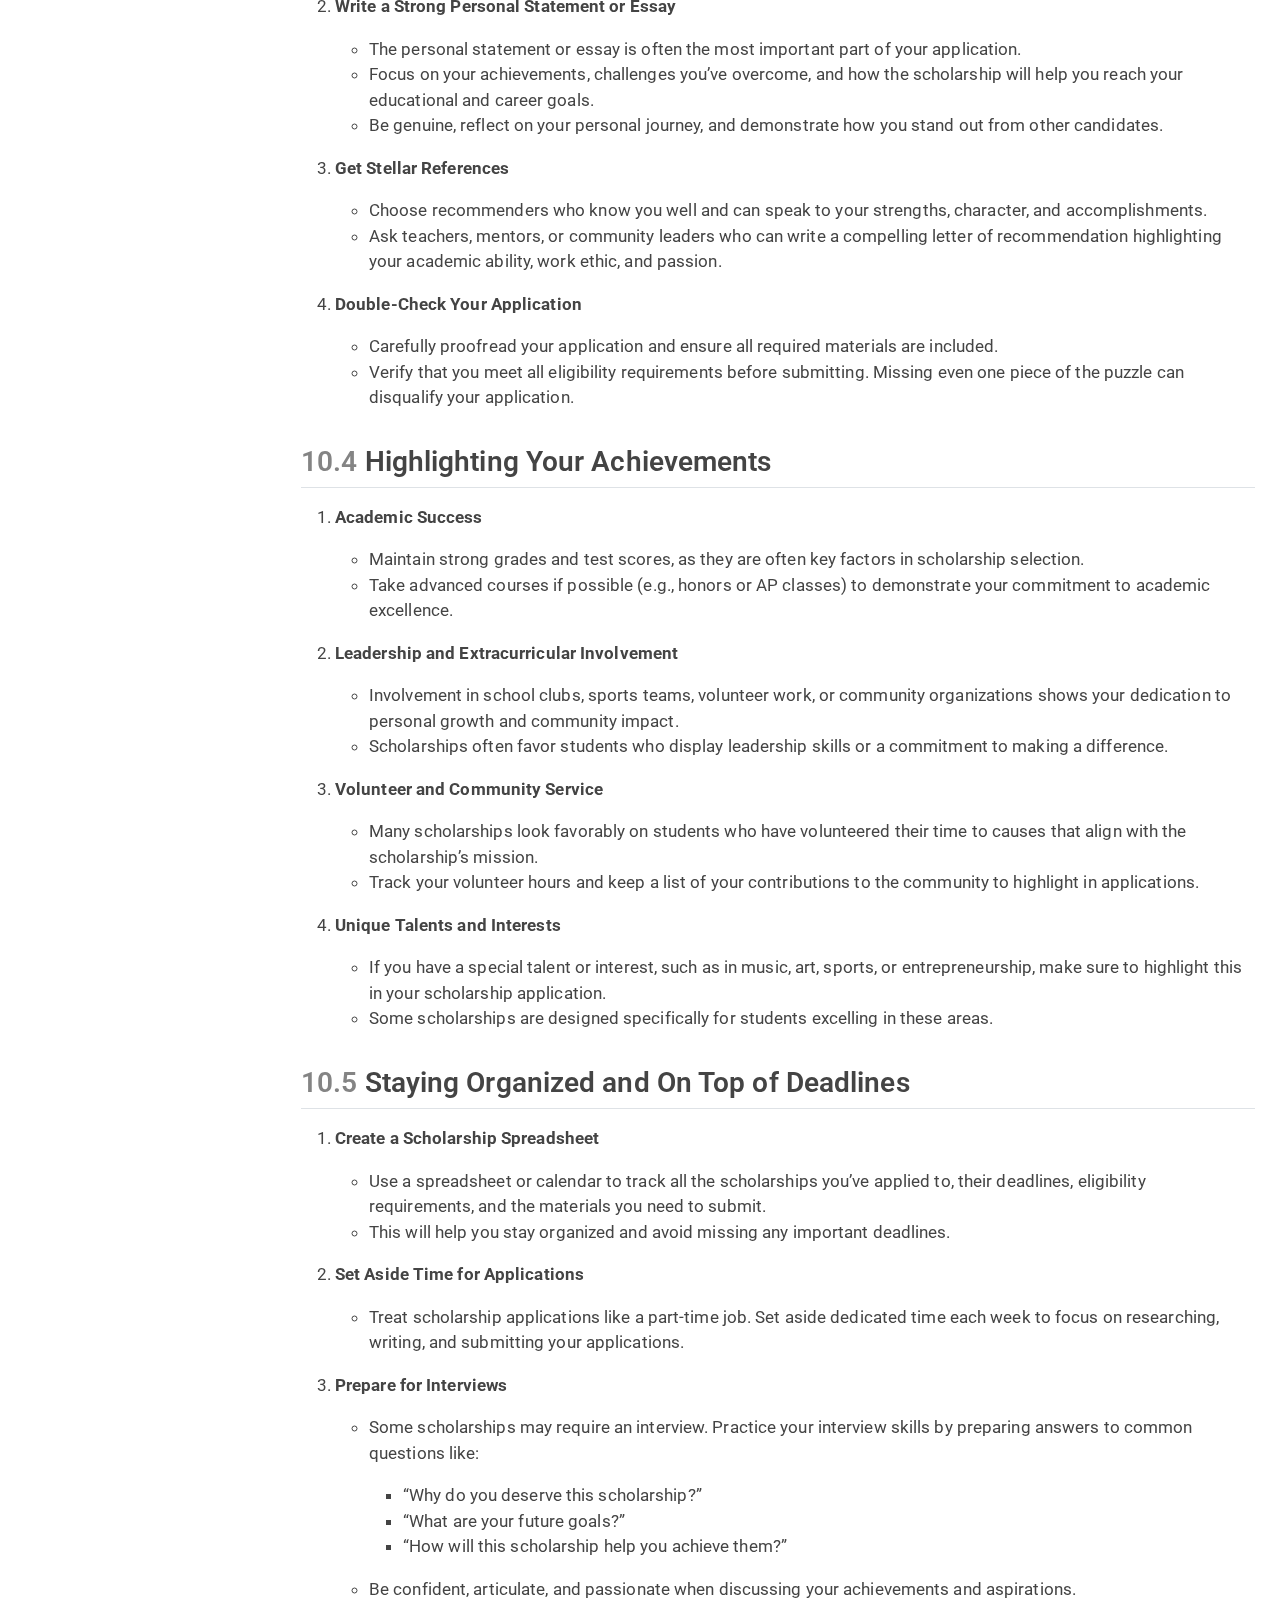
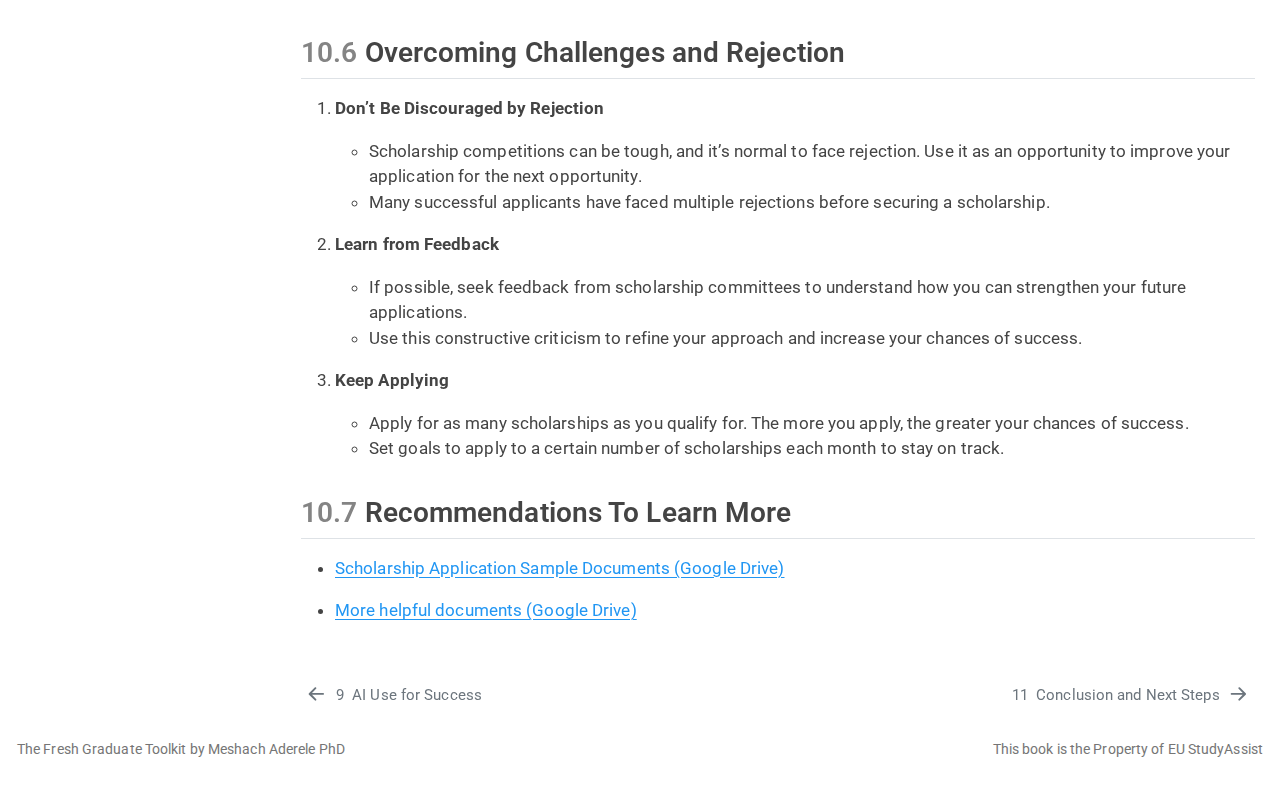
<file: scholarship.html>
<!DOCTYPE html>
<html xmlns="http://www.w3.org/1999/xhtml" lang="en" xml:lang="en"><head>

<meta charset="utf-8">
<meta name="generator" content="quarto-1.6.39">

<meta name="viewport" content="width=device-width, initial-scale=1.0, user-scalable=yes">


<title>10&nbsp; Winning Scholarships – The Fresh Graduate Toolkit</title>
<style>
code{white-space: pre-wrap;}
span.smallcaps{font-variant: small-caps;}
div.columns{display: flex; gap: min(4vw, 1.5em);}
div.column{flex: auto; overflow-x: auto;}
div.hanging-indent{margin-left: 1.5em; text-indent: -1.5em;}
ul.task-list{list-style: none;}
ul.task-list li input[type="checkbox"] {
  width: 0.8em;
  margin: 0 0.8em 0.2em -1em; /* quarto-specific, see https://github.com/quarto-dev/quarto-cli/issues/4556 */ 
  vertical-align: middle;
}
</style>


<script src="site_libs/quarto-nav/quarto-nav.js"></script>
<script src="site_libs/quarto-nav/headroom.min.js"></script>
<script src="site_libs/clipboard/clipboard.min.js"></script>
<script src="site_libs/quarto-search/autocomplete.umd.js"></script>
<script src="site_libs/quarto-search/fuse.min.js"></script>
<script src="site_libs/quarto-search/quarto-search.js"></script>
<meta name="quarto:offset" content="./">
<link href="./conclusion.html" rel="next">
<link href="./ai.html" rel="prev">
<link href="./favicon.png" rel="icon" type="image/png">
<script src="site_libs/quarto-html/quarto.js"></script>
<script src="site_libs/quarto-html/popper.min.js"></script>
<script src="site_libs/quarto-html/tippy.umd.min.js"></script>
<script src="site_libs/quarto-html/anchor.min.js"></script>
<link href="site_libs/quarto-html/tippy.css" rel="stylesheet">
<link href="site_libs/quarto-html/quarto-syntax-highlighting-e26003cea8cd680ca0c55a263523d882.css" rel="stylesheet" id="quarto-text-highlighting-styles">
<script src="site_libs/bootstrap/bootstrap.min.js"></script>
<link href="site_libs/bootstrap/bootstrap-icons.css" rel="stylesheet">
<link href="site_libs/bootstrap/bootstrap-6e643872ac2ac89d8bb96e191e35982a.min.css" rel="stylesheet" append-hash="true" id="quarto-bootstrap" data-mode="light">
<script id="quarto-search-options" type="application/json">{
  "location": "sidebar",
  "copy-button": false,
  "collapse-after": 3,
  "panel-placement": "start",
  "type": "textbox",
  "limit": 50,
  "keyboard-shortcut": [
    "f",
    "/",
    "s"
  ],
  "show-item-context": false,
  "language": {
    "search-no-results-text": "No results",
    "search-matching-documents-text": "matching documents",
    "search-copy-link-title": "Copy link to search",
    "search-hide-matches-text": "Hide additional matches",
    "search-more-match-text": "more match in this document",
    "search-more-matches-text": "more matches in this document",
    "search-clear-button-title": "Clear",
    "search-text-placeholder": "",
    "search-detached-cancel-button-title": "Cancel",
    "search-submit-button-title": "Submit",
    "search-label": "Search"
  }
}</script>


</head>

<body class="nav-sidebar floating">

<div id="quarto-search-results"></div>
  <header id="quarto-header" class="headroom fixed-top">
  <nav class="quarto-secondary-nav">
    <div class="container-fluid d-flex">
      <button type="button" class="quarto-btn-toggle btn" data-bs-toggle="collapse" role="button" data-bs-target=".quarto-sidebar-collapse-item" aria-controls="quarto-sidebar" aria-expanded="false" aria-label="Toggle sidebar navigation" onclick="if (window.quartoToggleHeadroom) { window.quartoToggleHeadroom(); }">
        <i class="bi bi-layout-text-sidebar-reverse"></i>
      </button>
        <nav class="quarto-page-breadcrumbs" aria-label="breadcrumb"><ol class="breadcrumb"><li class="breadcrumb-item"><a href="./scholarship.html"><span class="chapter-number">10</span>&nbsp; <span class="chapter-title">Winning Scholarships</span></a></li></ol></nav>
        <a class="flex-grow-1" role="navigation" data-bs-toggle="collapse" data-bs-target=".quarto-sidebar-collapse-item" aria-controls="quarto-sidebar" aria-expanded="false" aria-label="Toggle sidebar navigation" onclick="if (window.quartoToggleHeadroom) { window.quartoToggleHeadroom(); }">      
        </a>
      <button type="button" class="btn quarto-search-button" aria-label="Search" onclick="window.quartoOpenSearch();">
        <i class="bi bi-search"></i>
      </button>
    </div>
  </nav>
</header>
<!-- content -->
<div id="quarto-content" class="quarto-container page-columns page-rows-contents page-layout-full">
<!-- sidebar -->
  <nav id="quarto-sidebar" class="sidebar collapse collapse-horizontal quarto-sidebar-collapse-item sidebar-navigation floating overflow-auto">
    <div class="pt-lg-2 mt-2 text-left sidebar-header">
    <div class="sidebar-title mb-0 py-0">
      <a href="./">The Fresh Graduate Toolkit</a> 
        <div class="sidebar-tools-main tools-wide">
    <a href="https://github.com/EU-Study-Assist/grad-toolkit" title="Source Code" class="quarto-navigation-tool px-1" aria-label="Source Code"><i class="bi bi-github"></i></a>
    <a href="./The-Fresh-Graduate-Toolkit.pdf" title="Download PDF" class="quarto-navigation-tool px-1" aria-label="Download PDF"><i class="bi bi-file-pdf"></i></a>
  <a href="" class="quarto-reader-toggle quarto-navigation-tool px-1" onclick="window.quartoToggleReader(); return false;" title="Toggle reader mode">
  <div class="quarto-reader-toggle-btn">
  <i class="bi"></i>
  </div>
</a>
</div>
    </div>
      </div>
        <div class="mt-2 flex-shrink-0 align-items-center">
        <div class="sidebar-search">
        <div id="quarto-search" class="" title="Search"></div>
        </div>
        </div>
    <div class="sidebar-menu-container"> 
    <ul class="list-unstyled mt-1">
        <li class="sidebar-item">
  <div class="sidebar-item-container"> 
  <a href="./index.html" class="sidebar-item-text sidebar-link">
 <span class="menu-text">Introduction</span></a>
  </div>
</li>
        <li class="sidebar-item">
  <div class="sidebar-item-container"> 
  <a href="./career-planning.html" class="sidebar-item-text sidebar-link">
 <span class="menu-text"><span class="chapter-number">1</span>&nbsp; <span class="chapter-title">Career Planning</span></span></a>
  </div>
</li>
        <li class="sidebar-item">
  <div class="sidebar-item-container"> 
  <a href="./job-hunting.html" class="sidebar-item-text sidebar-link">
 <span class="menu-text"><span class="chapter-number">2</span>&nbsp; <span class="chapter-title">Job Hunting Essentials</span></span></a>
  </div>
</li>
        <li class="sidebar-item">
  <div class="sidebar-item-container"> 
  <a href="./skill-dev.html" class="sidebar-item-text sidebar-link">
 <span class="menu-text"><span class="chapter-number">3</span>&nbsp; <span class="chapter-title">Skill Development</span></span></a>
  </div>
</li>
        <li class="sidebar-item">
  <div class="sidebar-item-container"> 
  <a href="./fin-literacy.html" class="sidebar-item-text sidebar-link">
 <span class="menu-text"><span class="chapter-number">4</span>&nbsp; <span class="chapter-title">Financial Literacy</span></span></a>
  </div>
</li>
        <li class="sidebar-item">
  <div class="sidebar-item-container"> 
  <a href="./professional-etq.html" class="sidebar-item-text sidebar-link">
 <span class="menu-text"><span class="chapter-number">5</span>&nbsp; <span class="chapter-title">Professional Etiquette</span></span></a>
  </div>
</li>
        <li class="sidebar-item">
  <div class="sidebar-item-container"> 
  <a href="./health-wellness.html" class="sidebar-item-text sidebar-link">
 <span class="menu-text"><span class="chapter-number">6</span>&nbsp; <span class="chapter-title">Health and Wellness</span></span></a>
  </div>
</li>
        <li class="sidebar-item">
  <div class="sidebar-item-container"> 
  <a href="./life-growth.html" class="sidebar-item-text sidebar-link">
 <span class="menu-text"><span class="chapter-number">7</span>&nbsp; <span class="chapter-title">Lifelong Learning and Growth</span></span></a>
  </div>
</li>
        <li class="sidebar-item">
  <div class="sidebar-item-container"> 
  <a href="./personal-brand.html" class="sidebar-item-text sidebar-link">
 <span class="menu-text"><span class="chapter-number">8</span>&nbsp; <span class="chapter-title">Building a Personal Brand</span></span></a>
  </div>
</li>
        <li class="sidebar-item">
  <div class="sidebar-item-container"> 
  <a href="./ai.html" class="sidebar-item-text sidebar-link">
 <span class="menu-text"><span class="chapter-number">9</span>&nbsp; <span class="chapter-title">AI Use for Success</span></span></a>
  </div>
</li>
        <li class="sidebar-item">
  <div class="sidebar-item-container"> 
  <a href="./scholarship.html" class="sidebar-item-text sidebar-link active">
 <span class="menu-text"><span class="chapter-number">10</span>&nbsp; <span class="chapter-title">Winning Scholarships</span></span></a>
  </div>
</li>
        <li class="sidebar-item">
  <div class="sidebar-item-container"> 
  <a href="./conclusion.html" class="sidebar-item-text sidebar-link">
 <span class="menu-text"><span class="chapter-number">11</span>&nbsp; <span class="chapter-title">Conclusion and Next Steps</span></span></a>
  </div>
</li>
        <li class="sidebar-item">
  <div class="sidebar-item-container"> 
  <a href="./final.html" class="sidebar-item-text sidebar-link">
 <span class="menu-text">Final Words</span></a>
  </div>
</li>
    </ul>
    </div>
    <nav id="TOC" role="doc-toc" class="toc-active">
    <h2 id="toc-title">Table of contents</h2>
   
  <ul class="collapse">
  <li><a href="#understanding-scholarships-and-their-value" id="toc-understanding-scholarships-and-their-value" class="nav-link active" data-scroll-target="#understanding-scholarships-and-their-value"><span class="header-section-number">10.1</span> Understanding Scholarships and Their Value</a></li>
  <li><a href="#researching-scholarship-opportunities" id="toc-researching-scholarship-opportunities" class="nav-link" data-scroll-target="#researching-scholarship-opportunities"><span class="header-section-number">10.2</span> Researching Scholarship Opportunities</a></li>
  <li><a href="#crafting-a-winning-application" id="toc-crafting-a-winning-application" class="nav-link" data-scroll-target="#crafting-a-winning-application"><span class="header-section-number">10.3</span> Crafting a Winning Application</a></li>
  <li><a href="#highlighting-your-achievements" id="toc-highlighting-your-achievements" class="nav-link" data-scroll-target="#highlighting-your-achievements"><span class="header-section-number">10.4</span> Highlighting Your Achievements</a></li>
  <li><a href="#staying-organized-and-on-top-of-deadlines" id="toc-staying-organized-and-on-top-of-deadlines" class="nav-link" data-scroll-target="#staying-organized-and-on-top-of-deadlines"><span class="header-section-number">10.5</span> Staying Organized and On Top of Deadlines</a></li>
  <li><a href="#overcoming-challenges-and-rejection" id="toc-overcoming-challenges-and-rejection" class="nav-link" data-scroll-target="#overcoming-challenges-and-rejection"><span class="header-section-number">10.6</span> Overcoming Challenges and Rejection</a></li>
  <li><a href="#recommendations-to-learn-more" id="toc-recommendations-to-learn-more" class="nav-link" data-scroll-target="#recommendations-to-learn-more"><span class="header-section-number">10.7</span> Recommendations To Learn More</a></li>
  </ul>
</nav>
</nav>
<div id="quarto-sidebar-glass" class="quarto-sidebar-collapse-item" data-bs-toggle="collapse" data-bs-target=".quarto-sidebar-collapse-item"></div>
<!-- margin-sidebar -->
    <div id="quarto-margin-sidebar" class="sidebar margin-sidebar zindex-bottom">
    </div>
<!-- main -->
<main class="content column-page-right" id="quarto-document-content">

<header id="title-block-header" class="quarto-title-block default">
<div class="quarto-title">
<h1 class="title"><span class="chapter-number">10</span>&nbsp; <span class="chapter-title">Winning Scholarships</span></h1>
</div>



<div class="quarto-title-meta column-page-right">

    
  
    
  </div>
  


</header>


<section id="understanding-scholarships-and-their-value" class="level2" data-number="10.1">
<h2 data-number="10.1" class="anchored" data-anchor-id="understanding-scholarships-and-their-value"><span class="header-section-number">10.1</span> Understanding Scholarships and Their Value</h2>
<ol type="1">
<li><p><strong>What is a Scholarship?</strong></p>
<ul>
<li>A scholarship is a financial award given to students to help fund their education. Unlike loans, scholarships do not require repayment.</li>
<li>Scholarships can be based on various criteria, including academic achievement, extracurricular involvement, financial need, or specific talents or goals.</li>
</ul></li>
<li><p><strong>Why Scholarships Matter</strong></p>
<ul>
<li>Scholarships ease the financial burden of tuition, books, and other academic expenses.</li>
<li>Winning a scholarship can also boost your resume, demonstrating your commitment, discipline, and ability to secure funding for your education.</li>
</ul></li>
<li><p><strong>Types of Scholarships</strong></p>
<ul>
<li><strong>Merit-Based</strong>: Awarded based on academic achievements or talent.</li>
<li><strong>Need-Based</strong>: Given to students who demonstrate financial need.</li>
<li><strong>Demographic-Based</strong>: Focused on students from specific backgrounds, such as women, minorities, or those from particular countries or regions.</li>
<li><strong>Program-Specific</strong>: Awarded for specific fields of study, such as science, technology, engineering, or the arts.</li>
<li><strong>Athletic or Extracurricular</strong>: Given to students excelling in sports or community service.</li>
</ul></li>
</ol>
</section>
<section id="researching-scholarship-opportunities" class="level2" data-number="10.2">
<h2 data-number="10.2" class="anchored" data-anchor-id="researching-scholarship-opportunities"><span class="header-section-number">10.2</span> Researching Scholarship Opportunities</h2>
<ol type="1">
<li><p><strong>Start Early</strong></p>
<ul>
<li>Begin your search for scholarships at least a year before you plan to attend school. This gives you time to apply for multiple opportunities.</li>
<li>Keep a calendar of scholarship deadlines to ensure you don’t miss any important dates.</li>
</ul></li>
<li><p><strong>Use Scholarship Databases</strong></p>
<ul>
<li>Websites like Opportunitiesforafricans.com, scholarshipscafe.com, internationalscholarships.com aggregate scholarship opportunities from around the world.</li>
<li>Look for scholarships on university websites, community organizations, and governmental platforms.</li>
</ul></li>
<li><p><strong>Explore Local Opportunities</strong></p>
<ul>
<li>Check with your local government, community centers, churches, or cultural organizations for region-specific scholarships.</li>
<li>Many local businesses and foundations offer smaller scholarships with less competition.</li>
</ul></li>
<li><p><strong>Seek Niche Scholarships</strong></p>
<ul>
<li>Look for scholarships that cater to your specific background, interests, or career goals. These may be less competitive and tailored to your personal strengths.</li>
<li>Examples include scholarships for students pursuing a specific major, students involved in a particular extracurricular activity, or scholarships for students from a particular ethnic group.</li>
<li>Common scholarships are Mastercard Foundation Scholarship, Erasmus Mundus Scholarship, Chevening Scholarship, Commonwealth Scholarship, DAAD Scholarship etc.</li>
</ul></li>
</ol>
</section>
<section id="crafting-a-winning-application" class="level2" data-number="10.3">
<h2 data-number="10.3" class="anchored" data-anchor-id="crafting-a-winning-application"><span class="header-section-number">10.3</span> Crafting a Winning Application</h2>
<ol type="1">
<li><p><strong>Tailor Your Application</strong></p>
<ul>
<li>Customize your application for each scholarship. Highlight the specific criteria the scholarship is targeting, such as academic excellence, community service, or leadership.</li>
<li>Use your application to demonstrate how your personal experiences align with the values and goals of the scholarship provider.</li>
</ul></li>
<li><p><strong>Write a Strong Personal Statement or Essay</strong></p>
<ul>
<li>The personal statement or essay is often the most important part of your application.</li>
<li>Focus on your achievements, challenges you’ve overcome, and how the scholarship will help you reach your educational and career goals.</li>
<li>Be genuine, reflect on your personal journey, and demonstrate how you stand out from other candidates.</li>
</ul></li>
<li><p><strong>Get Stellar References</strong></p>
<ul>
<li>Choose recommenders who know you well and can speak to your strengths, character, and accomplishments.</li>
<li>Ask teachers, mentors, or community leaders who can write a compelling letter of recommendation highlighting your academic ability, work ethic, and passion.</li>
</ul></li>
<li><p><strong>Double-Check Your Application</strong></p>
<ul>
<li>Carefully proofread your application and ensure all required materials are included.</li>
<li>Verify that you meet all eligibility requirements before submitting. Missing even one piece of the puzzle can disqualify your application.</li>
</ul></li>
</ol>
</section>
<section id="highlighting-your-achievements" class="level2" data-number="10.4">
<h2 data-number="10.4" class="anchored" data-anchor-id="highlighting-your-achievements"><span class="header-section-number">10.4</span> Highlighting Your Achievements</h2>
<ol type="1">
<li><p><strong>Academic Success</strong></p>
<ul>
<li>Maintain strong grades and test scores, as they are often key factors in scholarship selection.</li>
<li>Take advanced courses if possible (e.g., honors or AP classes) to demonstrate your commitment to academic excellence.</li>
</ul></li>
<li><p><strong>Leadership and Extracurricular Involvement</strong></p>
<ul>
<li>Involvement in school clubs, sports teams, volunteer work, or community organizations shows your dedication to personal growth and community impact.</li>
<li>Scholarships often favor students who display leadership skills or a commitment to making a difference.</li>
</ul></li>
<li><p><strong>Volunteer and Community Service</strong></p>
<ul>
<li>Many scholarships look favorably on students who have volunteered their time to causes that align with the scholarship’s mission.</li>
<li>Track your volunteer hours and keep a list of your contributions to the community to highlight in applications.</li>
</ul></li>
<li><p><strong>Unique Talents and Interests</strong></p>
<ul>
<li>If you have a special talent or interest, such as in music, art, sports, or entrepreneurship, make sure to highlight this in your scholarship application.</li>
<li>Some scholarships are designed specifically for students excelling in these areas.</li>
</ul></li>
</ol>
</section>
<section id="staying-organized-and-on-top-of-deadlines" class="level2" data-number="10.5">
<h2 data-number="10.5" class="anchored" data-anchor-id="staying-organized-and-on-top-of-deadlines"><span class="header-section-number">10.5</span> Staying Organized and On Top of Deadlines</h2>
<ol type="1">
<li><p><strong>Create a Scholarship Spreadsheet</strong></p>
<ul>
<li>Use a spreadsheet or calendar to track all the scholarships you’ve applied to, their deadlines, eligibility requirements, and the materials you need to submit.</li>
<li>This will help you stay organized and avoid missing any important deadlines.</li>
</ul></li>
<li><p><strong>Set Aside Time for Applications</strong></p>
<ul>
<li>Treat scholarship applications like a part-time job. Set aside dedicated time each week to focus on researching, writing, and submitting your applications.</li>
</ul></li>
<li><p><strong>Prepare for Interviews</strong></p>
<ul>
<li><p>Some scholarships may require an interview. Practice your interview skills by preparing answers to common questions like:</p>
<ul>
<li>“Why do you deserve this scholarship?”</li>
<li>“What are your future goals?”</li>
<li>“How will this scholarship help you achieve them?”</li>
</ul></li>
<li><p>Be confident, articulate, and passionate when discussing your achievements and aspirations.</p></li>
</ul></li>
</ol>
</section>
<section id="overcoming-challenges-and-rejection" class="level2" data-number="10.6">
<h2 data-number="10.6" class="anchored" data-anchor-id="overcoming-challenges-and-rejection"><span class="header-section-number">10.6</span> Overcoming Challenges and Rejection</h2>
<ol type="1">
<li><p><strong>Don’t Be Discouraged by Rejection</strong></p>
<ul>
<li>Scholarship competitions can be tough, and it’s normal to face rejection. Use it as an opportunity to improve your application for the next opportunity.</li>
<li>Many successful applicants have faced multiple rejections before securing a scholarship.</li>
</ul></li>
<li><p><strong>Learn from Feedback</strong></p>
<ul>
<li>If possible, seek feedback from scholarship committees to understand how you can strengthen your future applications.</li>
<li>Use this constructive criticism to refine your approach and increase your chances of success.</li>
</ul></li>
<li><p><strong>Keep Applying</strong></p>
<ul>
<li>Apply for as many scholarships as you qualify for. The more you apply, the greater your chances of success.</li>
<li>Set goals to apply to a certain number of scholarships each month to stay on track.</li>
</ul></li>
</ol>
</section>
<section id="recommendations-to-learn-more" class="level2" data-number="10.7">
<h2 data-number="10.7" class="anchored" data-anchor-id="recommendations-to-learn-more"><span class="header-section-number">10.7</span> Recommendations To Learn More</h2>
<ul>
<li><p><a href="https://drive.google.com/drive/mobile/folders/1UVI5yT-5JfMwyHHloxPwkuuPm08L_zBn">Scholarship Application Sample Documents (Google Drive)</a></p></li>
<li><p><a href="https://drive.google.com/drive/u/0/mobile/folders/1i_3ZhbdMxB772sI48LrfITapSlb6La-5">More helpful documents (Google Drive)</a></p></li>
</ul>


</section>

</main> <!-- /main -->
<script id="quarto-html-after-body" type="application/javascript">
window.document.addEventListener("DOMContentLoaded", function (event) {
  const toggleBodyColorMode = (bsSheetEl) => {
    const mode = bsSheetEl.getAttribute("data-mode");
    const bodyEl = window.document.querySelector("body");
    if (mode === "dark") {
      bodyEl.classList.add("quarto-dark");
      bodyEl.classList.remove("quarto-light");
    } else {
      bodyEl.classList.add("quarto-light");
      bodyEl.classList.remove("quarto-dark");
    }
  }
  const toggleBodyColorPrimary = () => {
    const bsSheetEl = window.document.querySelector("link#quarto-bootstrap");
    if (bsSheetEl) {
      toggleBodyColorMode(bsSheetEl);
    }
  }
  toggleBodyColorPrimary();  
  const icon = "";
  const anchorJS = new window.AnchorJS();
  anchorJS.options = {
    placement: 'right',
    icon: icon
  };
  anchorJS.add('.anchored');
  const isCodeAnnotation = (el) => {
    for (const clz of el.classList) {
      if (clz.startsWith('code-annotation-')) {                     
        return true;
      }
    }
    return false;
  }
  const onCopySuccess = function(e) {
    // button target
    const button = e.trigger;
    // don't keep focus
    button.blur();
    // flash "checked"
    button.classList.add('code-copy-button-checked');
    var currentTitle = button.getAttribute("title");
    button.setAttribute("title", "Copied!");
    let tooltip;
    if (window.bootstrap) {
      button.setAttribute("data-bs-toggle", "tooltip");
      button.setAttribute("data-bs-placement", "left");
      button.setAttribute("data-bs-title", "Copied!");
      tooltip = new bootstrap.Tooltip(button, 
        { trigger: "manual", 
          customClass: "code-copy-button-tooltip",
          offset: [0, -8]});
      tooltip.show();    
    }
    setTimeout(function() {
      if (tooltip) {
        tooltip.hide();
        button.removeAttribute("data-bs-title");
        button.removeAttribute("data-bs-toggle");
        button.removeAttribute("data-bs-placement");
      }
      button.setAttribute("title", currentTitle);
      button.classList.remove('code-copy-button-checked');
    }, 1000);
    // clear code selection
    e.clearSelection();
  }
  const getTextToCopy = function(trigger) {
      const codeEl = trigger.previousElementSibling.cloneNode(true);
      for (const childEl of codeEl.children) {
        if (isCodeAnnotation(childEl)) {
          childEl.remove();
        }
      }
      return codeEl.innerText;
  }
  const clipboard = new window.ClipboardJS('.code-copy-button:not([data-in-quarto-modal])', {
    text: getTextToCopy
  });
  clipboard.on('success', onCopySuccess);
  if (window.document.getElementById('quarto-embedded-source-code-modal')) {
    const clipboardModal = new window.ClipboardJS('.code-copy-button[data-in-quarto-modal]', {
      text: getTextToCopy,
      container: window.document.getElementById('quarto-embedded-source-code-modal')
    });
    clipboardModal.on('success', onCopySuccess);
  }
    var localhostRegex = new RegExp(/^(?:http|https):\/\/localhost\:?[0-9]*\//);
    var mailtoRegex = new RegExp(/^mailto:/);
      var filterRegex = new RegExp("https:\/\/eu-study-assist\.github\.io\/grad-toolkit\/");
    var isInternal = (href) => {
        return filterRegex.test(href) || localhostRegex.test(href) || mailtoRegex.test(href);
    }
    // Inspect non-navigation links and adorn them if external
 	var links = window.document.querySelectorAll('a[href]:not(.nav-link):not(.navbar-brand):not(.toc-action):not(.sidebar-link):not(.sidebar-item-toggle):not(.pagination-link):not(.no-external):not([aria-hidden]):not(.dropdown-item):not(.quarto-navigation-tool):not(.about-link)');
    for (var i=0; i<links.length; i++) {
      const link = links[i];
      if (!isInternal(link.href)) {
        // undo the damage that might have been done by quarto-nav.js in the case of
        // links that we want to consider external
        if (link.dataset.originalHref !== undefined) {
          link.href = link.dataset.originalHref;
        }
      }
    }
  function tippyHover(el, contentFn, onTriggerFn, onUntriggerFn) {
    const config = {
      allowHTML: true,
      maxWidth: 500,
      delay: 100,
      arrow: false,
      appendTo: function(el) {
          return el.parentElement;
      },
      interactive: true,
      interactiveBorder: 10,
      theme: 'quarto',
      placement: 'bottom-start',
    };
    if (contentFn) {
      config.content = contentFn;
    }
    if (onTriggerFn) {
      config.onTrigger = onTriggerFn;
    }
    if (onUntriggerFn) {
      config.onUntrigger = onUntriggerFn;
    }
    window.tippy(el, config); 
  }
  const noterefs = window.document.querySelectorAll('a[role="doc-noteref"]');
  for (var i=0; i<noterefs.length; i++) {
    const ref = noterefs[i];
    tippyHover(ref, function() {
      // use id or data attribute instead here
      let href = ref.getAttribute('data-footnote-href') || ref.getAttribute('href');
      try { href = new URL(href).hash; } catch {}
      const id = href.replace(/^#\/?/, "");
      const note = window.document.getElementById(id);
      if (note) {
        return note.innerHTML;
      } else {
        return "";
      }
    });
  }
  const xrefs = window.document.querySelectorAll('a.quarto-xref');
  const processXRef = (id, note) => {
    // Strip column container classes
    const stripColumnClz = (el) => {
      el.classList.remove("page-full", "page-columns");
      if (el.children) {
        for (const child of el.children) {
          stripColumnClz(child);
        }
      }
    }
    stripColumnClz(note)
    if (id === null || id.startsWith('sec-')) {
      // Special case sections, only their first couple elements
      const container = document.createElement("div");
      if (note.children && note.children.length > 2) {
        container.appendChild(note.children[0].cloneNode(true));
        for (let i = 1; i < note.children.length; i++) {
          const child = note.children[i];
          if (child.tagName === "P" && child.innerText === "") {
            continue;
          } else {
            container.appendChild(child.cloneNode(true));
            break;
          }
        }
        if (window.Quarto?.typesetMath) {
          window.Quarto.typesetMath(container);
        }
        return container.innerHTML
      } else {
        if (window.Quarto?.typesetMath) {
          window.Quarto.typesetMath(note);
        }
        return note.innerHTML;
      }
    } else {
      // Remove any anchor links if they are present
      const anchorLink = note.querySelector('a.anchorjs-link');
      if (anchorLink) {
        anchorLink.remove();
      }
      if (window.Quarto?.typesetMath) {
        window.Quarto.typesetMath(note);
      }
      if (note.classList.contains("callout")) {
        return note.outerHTML;
      } else {
        return note.innerHTML;
      }
    }
  }
  for (var i=0; i<xrefs.length; i++) {
    const xref = xrefs[i];
    tippyHover(xref, undefined, function(instance) {
      instance.disable();
      let url = xref.getAttribute('href');
      let hash = undefined; 
      if (url.startsWith('#')) {
        hash = url;
      } else {
        try { hash = new URL(url).hash; } catch {}
      }
      if (hash) {
        const id = hash.replace(/^#\/?/, "");
        const note = window.document.getElementById(id);
        if (note !== null) {
          try {
            const html = processXRef(id, note.cloneNode(true));
            instance.setContent(html);
          } finally {
            instance.enable();
            instance.show();
          }
        } else {
          // See if we can fetch this
          fetch(url.split('#')[0])
          .then(res => res.text())
          .then(html => {
            const parser = new DOMParser();
            const htmlDoc = parser.parseFromString(html, "text/html");
            const note = htmlDoc.getElementById(id);
            if (note !== null) {
              const html = processXRef(id, note);
              instance.setContent(html);
            } 
          }).finally(() => {
            instance.enable();
            instance.show();
          });
        }
      } else {
        // See if we can fetch a full url (with no hash to target)
        // This is a special case and we should probably do some content thinning / targeting
        fetch(url)
        .then(res => res.text())
        .then(html => {
          const parser = new DOMParser();
          const htmlDoc = parser.parseFromString(html, "text/html");
          const note = htmlDoc.querySelector('main.content');
          if (note !== null) {
            // This should only happen for chapter cross references
            // (since there is no id in the URL)
            // remove the first header
            if (note.children.length > 0 && note.children[0].tagName === "HEADER") {
              note.children[0].remove();
            }
            const html = processXRef(null, note);
            instance.setContent(html);
          } 
        }).finally(() => {
          instance.enable();
          instance.show();
        });
      }
    }, function(instance) {
    });
  }
      let selectedAnnoteEl;
      const selectorForAnnotation = ( cell, annotation) => {
        let cellAttr = 'data-code-cell="' + cell + '"';
        let lineAttr = 'data-code-annotation="' +  annotation + '"';
        const selector = 'span[' + cellAttr + '][' + lineAttr + ']';
        return selector;
      }
      const selectCodeLines = (annoteEl) => {
        const doc = window.document;
        const targetCell = annoteEl.getAttribute("data-target-cell");
        const targetAnnotation = annoteEl.getAttribute("data-target-annotation");
        const annoteSpan = window.document.querySelector(selectorForAnnotation(targetCell, targetAnnotation));
        const lines = annoteSpan.getAttribute("data-code-lines").split(",");
        const lineIds = lines.map((line) => {
          return targetCell + "-" + line;
        })
        let top = null;
        let height = null;
        let parent = null;
        if (lineIds.length > 0) {
            //compute the position of the single el (top and bottom and make a div)
            const el = window.document.getElementById(lineIds[0]);
            top = el.offsetTop;
            height = el.offsetHeight;
            parent = el.parentElement.parentElement;
          if (lineIds.length > 1) {
            const lastEl = window.document.getElementById(lineIds[lineIds.length - 1]);
            const bottom = lastEl.offsetTop + lastEl.offsetHeight;
            height = bottom - top;
          }
          if (top !== null && height !== null && parent !== null) {
            // cook up a div (if necessary) and position it 
            let div = window.document.getElementById("code-annotation-line-highlight");
            if (div === null) {
              div = window.document.createElement("div");
              div.setAttribute("id", "code-annotation-line-highlight");
              div.style.position = 'absolute';
              parent.appendChild(div);
            }
            div.style.top = top - 2 + "px";
            div.style.height = height + 4 + "px";
            div.style.left = 0;
            let gutterDiv = window.document.getElementById("code-annotation-line-highlight-gutter");
            if (gutterDiv === null) {
              gutterDiv = window.document.createElement("div");
              gutterDiv.setAttribute("id", "code-annotation-line-highlight-gutter");
              gutterDiv.style.position = 'absolute';
              const codeCell = window.document.getElementById(targetCell);
              const gutter = codeCell.querySelector('.code-annotation-gutter');
              gutter.appendChild(gutterDiv);
            }
            gutterDiv.style.top = top - 2 + "px";
            gutterDiv.style.height = height + 4 + "px";
          }
          selectedAnnoteEl = annoteEl;
        }
      };
      const unselectCodeLines = () => {
        const elementsIds = ["code-annotation-line-highlight", "code-annotation-line-highlight-gutter"];
        elementsIds.forEach((elId) => {
          const div = window.document.getElementById(elId);
          if (div) {
            div.remove();
          }
        });
        selectedAnnoteEl = undefined;
      };
        // Handle positioning of the toggle
    window.addEventListener(
      "resize",
      throttle(() => {
        elRect = undefined;
        if (selectedAnnoteEl) {
          selectCodeLines(selectedAnnoteEl);
        }
      }, 10)
    );
    function throttle(fn, ms) {
    let throttle = false;
    let timer;
      return (...args) => {
        if(!throttle) { // first call gets through
            fn.apply(this, args);
            throttle = true;
        } else { // all the others get throttled
            if(timer) clearTimeout(timer); // cancel #2
            timer = setTimeout(() => {
              fn.apply(this, args);
              timer = throttle = false;
            }, ms);
        }
      };
    }
      // Attach click handler to the DT
      const annoteDls = window.document.querySelectorAll('dt[data-target-cell]');
      for (const annoteDlNode of annoteDls) {
        annoteDlNode.addEventListener('click', (event) => {
          const clickedEl = event.target;
          if (clickedEl !== selectedAnnoteEl) {
            unselectCodeLines();
            const activeEl = window.document.querySelector('dt[data-target-cell].code-annotation-active');
            if (activeEl) {
              activeEl.classList.remove('code-annotation-active');
            }
            selectCodeLines(clickedEl);
            clickedEl.classList.add('code-annotation-active');
          } else {
            // Unselect the line
            unselectCodeLines();
            clickedEl.classList.remove('code-annotation-active');
          }
        });
      }
  const findCites = (el) => {
    const parentEl = el.parentElement;
    if (parentEl) {
      const cites = parentEl.dataset.cites;
      if (cites) {
        return {
          el,
          cites: cites.split(' ')
        };
      } else {
        return findCites(el.parentElement)
      }
    } else {
      return undefined;
    }
  };
  var bibliorefs = window.document.querySelectorAll('a[role="doc-biblioref"]');
  for (var i=0; i<bibliorefs.length; i++) {
    const ref = bibliorefs[i];
    const citeInfo = findCites(ref);
    if (citeInfo) {
      tippyHover(citeInfo.el, function() {
        var popup = window.document.createElement('div');
        citeInfo.cites.forEach(function(cite) {
          var citeDiv = window.document.createElement('div');
          citeDiv.classList.add('hanging-indent');
          citeDiv.classList.add('csl-entry');
          var biblioDiv = window.document.getElementById('ref-' + cite);
          if (biblioDiv) {
            citeDiv.innerHTML = biblioDiv.innerHTML;
          }
          popup.appendChild(citeDiv);
        });
        return popup.innerHTML;
      });
    }
  }
});
</script>
<nav class="page-navigation column-page-right">
  <div class="nav-page nav-page-previous">
      <a href="./ai.html" class="pagination-link" aria-label="AI Use for Success">
        <i class="bi bi-arrow-left-short"></i> <span class="nav-page-text"><span class="chapter-number">9</span>&nbsp; <span class="chapter-title">AI Use for Success</span></span>
      </a>          
  </div>
  <div class="nav-page nav-page-next">
      <a href="./conclusion.html" class="pagination-link" aria-label="Conclusion and Next Steps">
        <span class="nav-page-text"><span class="chapter-number">11</span>&nbsp; <span class="chapter-title">Conclusion and Next Steps</span></span> <i class="bi bi-arrow-right-short"></i>
      </a>
  </div>
</nav>
</div> <!-- /content -->
<footer class="footer">
  <div class="nav-footer">
    <div class="nav-footer-left">
<p>The Fresh Graduate Toolkit by Meshach Aderele PhD</p>
</div>   
    <div class="nav-footer-center">
      &nbsp;
    </div>
    <div class="nav-footer-right">
<p>This book is the Property of EU StudyAssist</p>
</div>
  </div>
</footer>




</body></html>
</file>
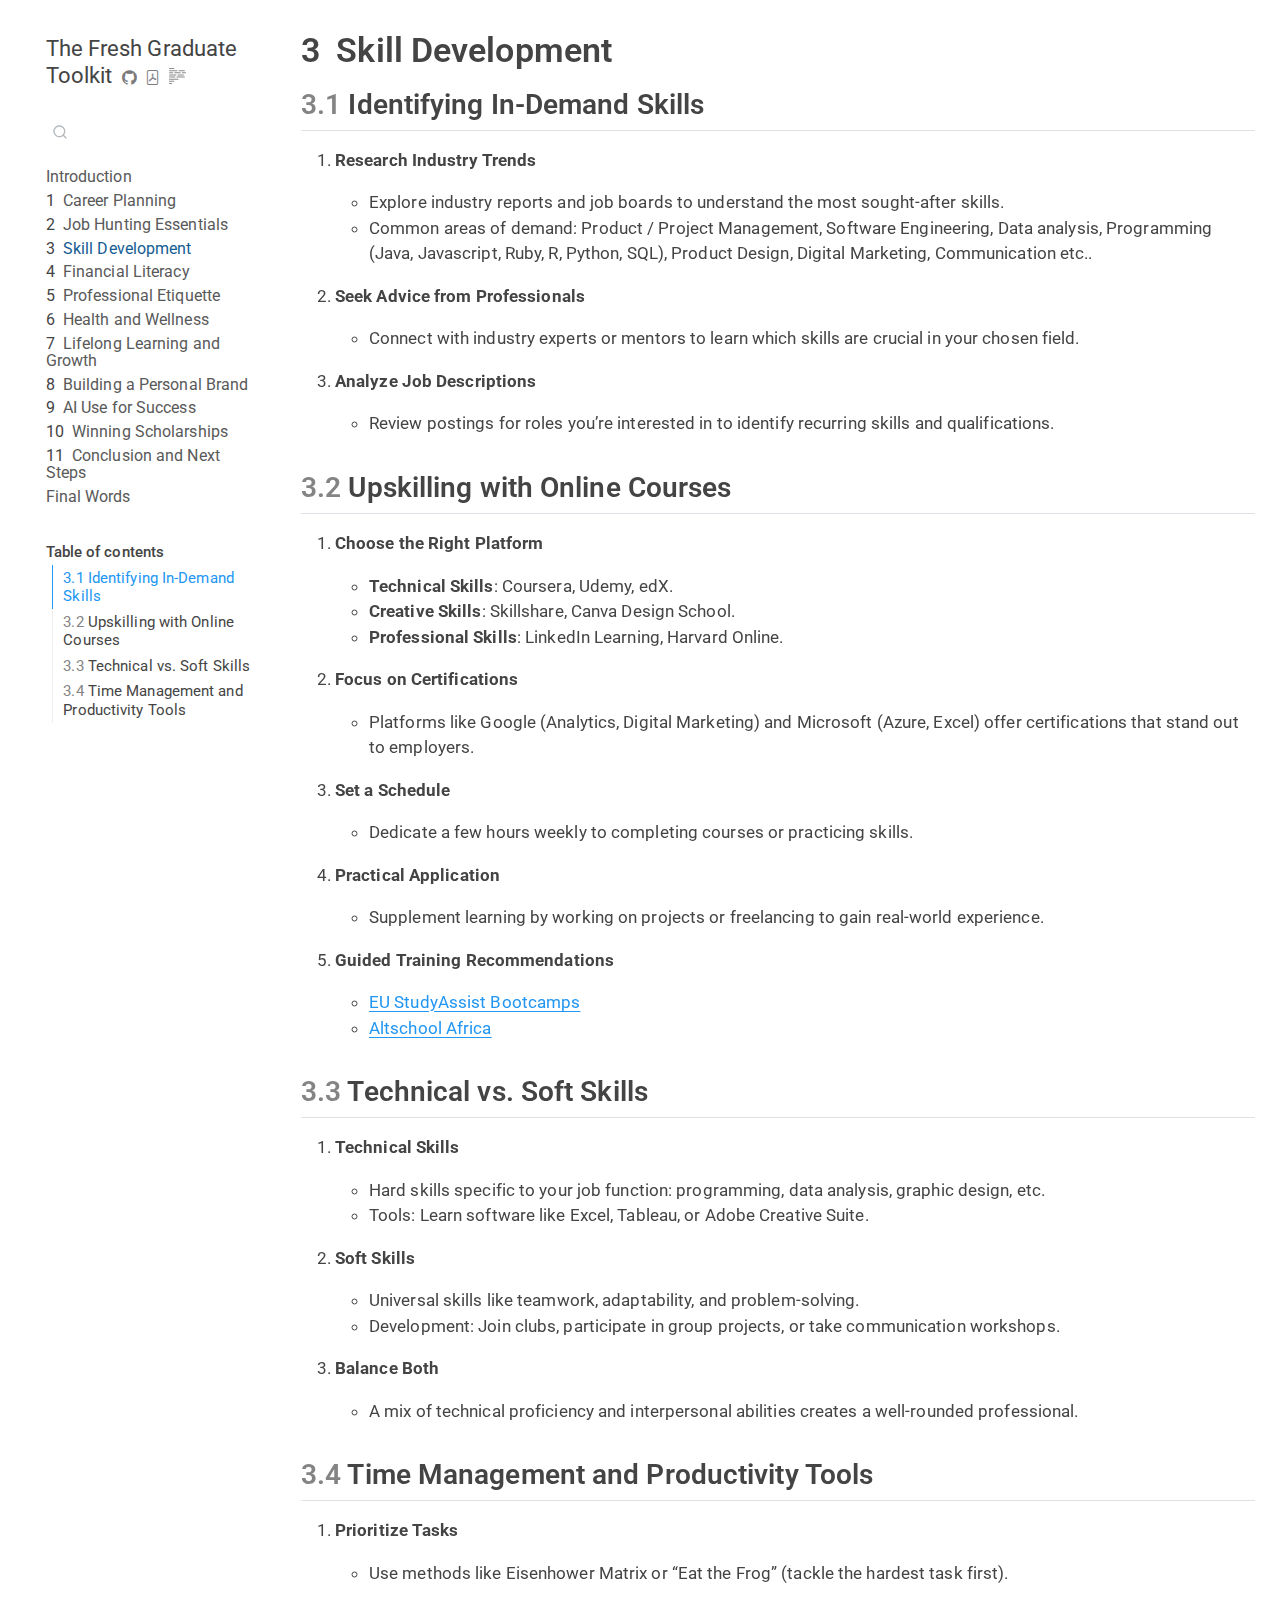
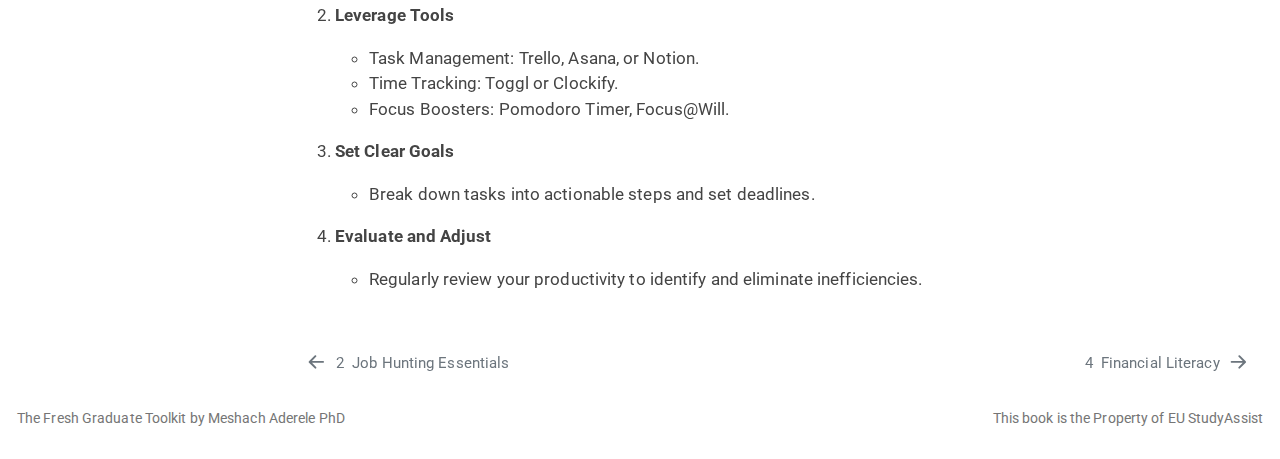
<file: skill-dev.html>
<!DOCTYPE html>
<html xmlns="http://www.w3.org/1999/xhtml" lang="en" xml:lang="en"><head>

<meta charset="utf-8">
<meta name="generator" content="quarto-1.6.39">

<meta name="viewport" content="width=device-width, initial-scale=1.0, user-scalable=yes">


<title>3&nbsp; Skill Development – The Fresh Graduate Toolkit</title>
<style>
code{white-space: pre-wrap;}
span.smallcaps{font-variant: small-caps;}
div.columns{display: flex; gap: min(4vw, 1.5em);}
div.column{flex: auto; overflow-x: auto;}
div.hanging-indent{margin-left: 1.5em; text-indent: -1.5em;}
ul.task-list{list-style: none;}
ul.task-list li input[type="checkbox"] {
  width: 0.8em;
  margin: 0 0.8em 0.2em -1em; /* quarto-specific, see https://github.com/quarto-dev/quarto-cli/issues/4556 */ 
  vertical-align: middle;
}
</style>


<script src="site_libs/quarto-nav/quarto-nav.js"></script>
<script src="site_libs/quarto-nav/headroom.min.js"></script>
<script src="site_libs/clipboard/clipboard.min.js"></script>
<script src="site_libs/quarto-search/autocomplete.umd.js"></script>
<script src="site_libs/quarto-search/fuse.min.js"></script>
<script src="site_libs/quarto-search/quarto-search.js"></script>
<meta name="quarto:offset" content="./">
<link href="./fin-literacy.html" rel="next">
<link href="./job-hunting.html" rel="prev">
<link href="./favicon.png" rel="icon" type="image/png">
<script src="site_libs/quarto-html/quarto.js"></script>
<script src="site_libs/quarto-html/popper.min.js"></script>
<script src="site_libs/quarto-html/tippy.umd.min.js"></script>
<script src="site_libs/quarto-html/anchor.min.js"></script>
<link href="site_libs/quarto-html/tippy.css" rel="stylesheet">
<link href="site_libs/quarto-html/quarto-syntax-highlighting-e26003cea8cd680ca0c55a263523d882.css" rel="stylesheet" id="quarto-text-highlighting-styles">
<script src="site_libs/bootstrap/bootstrap.min.js"></script>
<link href="site_libs/bootstrap/bootstrap-icons.css" rel="stylesheet">
<link href="site_libs/bootstrap/bootstrap-6e643872ac2ac89d8bb96e191e35982a.min.css" rel="stylesheet" append-hash="true" id="quarto-bootstrap" data-mode="light">
<script id="quarto-search-options" type="application/json">{
  "location": "sidebar",
  "copy-button": false,
  "collapse-after": 3,
  "panel-placement": "start",
  "type": "textbox",
  "limit": 50,
  "keyboard-shortcut": [
    "f",
    "/",
    "s"
  ],
  "show-item-context": false,
  "language": {
    "search-no-results-text": "No results",
    "search-matching-documents-text": "matching documents",
    "search-copy-link-title": "Copy link to search",
    "search-hide-matches-text": "Hide additional matches",
    "search-more-match-text": "more match in this document",
    "search-more-matches-text": "more matches in this document",
    "search-clear-button-title": "Clear",
    "search-text-placeholder": "",
    "search-detached-cancel-button-title": "Cancel",
    "search-submit-button-title": "Submit",
    "search-label": "Search"
  }
}</script>


</head>

<body class="nav-sidebar floating">

<div id="quarto-search-results"></div>
  <header id="quarto-header" class="headroom fixed-top">
  <nav class="quarto-secondary-nav">
    <div class="container-fluid d-flex">
      <button type="button" class="quarto-btn-toggle btn" data-bs-toggle="collapse" role="button" data-bs-target=".quarto-sidebar-collapse-item" aria-controls="quarto-sidebar" aria-expanded="false" aria-label="Toggle sidebar navigation" onclick="if (window.quartoToggleHeadroom) { window.quartoToggleHeadroom(); }">
        <i class="bi bi-layout-text-sidebar-reverse"></i>
      </button>
        <nav class="quarto-page-breadcrumbs" aria-label="breadcrumb"><ol class="breadcrumb"><li class="breadcrumb-item"><a href="./skill-dev.html"><span class="chapter-number">3</span>&nbsp; <span class="chapter-title">Skill Development</span></a></li></ol></nav>
        <a class="flex-grow-1" role="navigation" data-bs-toggle="collapse" data-bs-target=".quarto-sidebar-collapse-item" aria-controls="quarto-sidebar" aria-expanded="false" aria-label="Toggle sidebar navigation" onclick="if (window.quartoToggleHeadroom) { window.quartoToggleHeadroom(); }">      
        </a>
      <button type="button" class="btn quarto-search-button" aria-label="Search" onclick="window.quartoOpenSearch();">
        <i class="bi bi-search"></i>
      </button>
    </div>
  </nav>
</header>
<!-- content -->
<div id="quarto-content" class="quarto-container page-columns page-rows-contents page-layout-full">
<!-- sidebar -->
  <nav id="quarto-sidebar" class="sidebar collapse collapse-horizontal quarto-sidebar-collapse-item sidebar-navigation floating overflow-auto">
    <div class="pt-lg-2 mt-2 text-left sidebar-header">
    <div class="sidebar-title mb-0 py-0">
      <a href="./">The Fresh Graduate Toolkit</a> 
        <div class="sidebar-tools-main tools-wide">
    <a href="https://github.com/EU-Study-Assist/grad-toolkit" title="Source Code" class="quarto-navigation-tool px-1" aria-label="Source Code"><i class="bi bi-github"></i></a>
    <a href="./The-Fresh-Graduate-Toolkit.pdf" title="Download PDF" class="quarto-navigation-tool px-1" aria-label="Download PDF"><i class="bi bi-file-pdf"></i></a>
  <a href="" class="quarto-reader-toggle quarto-navigation-tool px-1" onclick="window.quartoToggleReader(); return false;" title="Toggle reader mode">
  <div class="quarto-reader-toggle-btn">
  <i class="bi"></i>
  </div>
</a>
</div>
    </div>
      </div>
        <div class="mt-2 flex-shrink-0 align-items-center">
        <div class="sidebar-search">
        <div id="quarto-search" class="" title="Search"></div>
        </div>
        </div>
    <div class="sidebar-menu-container"> 
    <ul class="list-unstyled mt-1">
        <li class="sidebar-item">
  <div class="sidebar-item-container"> 
  <a href="./index.html" class="sidebar-item-text sidebar-link">
 <span class="menu-text">Introduction</span></a>
  </div>
</li>
        <li class="sidebar-item">
  <div class="sidebar-item-container"> 
  <a href="./career-planning.html" class="sidebar-item-text sidebar-link">
 <span class="menu-text"><span class="chapter-number">1</span>&nbsp; <span class="chapter-title">Career Planning</span></span></a>
  </div>
</li>
        <li class="sidebar-item">
  <div class="sidebar-item-container"> 
  <a href="./job-hunting.html" class="sidebar-item-text sidebar-link">
 <span class="menu-text"><span class="chapter-number">2</span>&nbsp; <span class="chapter-title">Job Hunting Essentials</span></span></a>
  </div>
</li>
        <li class="sidebar-item">
  <div class="sidebar-item-container"> 
  <a href="./skill-dev.html" class="sidebar-item-text sidebar-link active">
 <span class="menu-text"><span class="chapter-number">3</span>&nbsp; <span class="chapter-title">Skill Development</span></span></a>
  </div>
</li>
        <li class="sidebar-item">
  <div class="sidebar-item-container"> 
  <a href="./fin-literacy.html" class="sidebar-item-text sidebar-link">
 <span class="menu-text"><span class="chapter-number">4</span>&nbsp; <span class="chapter-title">Financial Literacy</span></span></a>
  </div>
</li>
        <li class="sidebar-item">
  <div class="sidebar-item-container"> 
  <a href="./professional-etq.html" class="sidebar-item-text sidebar-link">
 <span class="menu-text"><span class="chapter-number">5</span>&nbsp; <span class="chapter-title">Professional Etiquette</span></span></a>
  </div>
</li>
        <li class="sidebar-item">
  <div class="sidebar-item-container"> 
  <a href="./health-wellness.html" class="sidebar-item-text sidebar-link">
 <span class="menu-text"><span class="chapter-number">6</span>&nbsp; <span class="chapter-title">Health and Wellness</span></span></a>
  </div>
</li>
        <li class="sidebar-item">
  <div class="sidebar-item-container"> 
  <a href="./life-growth.html" class="sidebar-item-text sidebar-link">
 <span class="menu-text"><span class="chapter-number">7</span>&nbsp; <span class="chapter-title">Lifelong Learning and Growth</span></span></a>
  </div>
</li>
        <li class="sidebar-item">
  <div class="sidebar-item-container"> 
  <a href="./personal-brand.html" class="sidebar-item-text sidebar-link">
 <span class="menu-text"><span class="chapter-number">8</span>&nbsp; <span class="chapter-title">Building a Personal Brand</span></span></a>
  </div>
</li>
        <li class="sidebar-item">
  <div class="sidebar-item-container"> 
  <a href="./ai.html" class="sidebar-item-text sidebar-link">
 <span class="menu-text"><span class="chapter-number">9</span>&nbsp; <span class="chapter-title">AI Use for Success</span></span></a>
  </div>
</li>
        <li class="sidebar-item">
  <div class="sidebar-item-container"> 
  <a href="./scholarship.html" class="sidebar-item-text sidebar-link">
 <span class="menu-text"><span class="chapter-number">10</span>&nbsp; <span class="chapter-title">Winning Scholarships</span></span></a>
  </div>
</li>
        <li class="sidebar-item">
  <div class="sidebar-item-container"> 
  <a href="./conclusion.html" class="sidebar-item-text sidebar-link">
 <span class="menu-text"><span class="chapter-number">11</span>&nbsp; <span class="chapter-title">Conclusion and Next Steps</span></span></a>
  </div>
</li>
        <li class="sidebar-item">
  <div class="sidebar-item-container"> 
  <a href="./final.html" class="sidebar-item-text sidebar-link">
 <span class="menu-text">Final Words</span></a>
  </div>
</li>
    </ul>
    </div>
    <nav id="TOC" role="doc-toc" class="toc-active">
    <h2 id="toc-title">Table of contents</h2>
   
  <ul class="collapse">
  <li><a href="#identifying-in-demand-skills" id="toc-identifying-in-demand-skills" class="nav-link active" data-scroll-target="#identifying-in-demand-skills"><span class="header-section-number">3.1</span> Identifying In-Demand Skills</a></li>
  <li><a href="#upskilling-with-online-courses" id="toc-upskilling-with-online-courses" class="nav-link" data-scroll-target="#upskilling-with-online-courses"><span class="header-section-number">3.2</span> Upskilling with Online Courses</a></li>
  <li><a href="#technical-vs.-soft-skills" id="toc-technical-vs.-soft-skills" class="nav-link" data-scroll-target="#technical-vs.-soft-skills"><span class="header-section-number">3.3</span> Technical vs.&nbsp;Soft Skills</a></li>
  <li><a href="#time-management-and-productivity-tools" id="toc-time-management-and-productivity-tools" class="nav-link" data-scroll-target="#time-management-and-productivity-tools"><span class="header-section-number">3.4</span> Time Management and Productivity Tools</a></li>
  </ul>
</nav>
</nav>
<div id="quarto-sidebar-glass" class="quarto-sidebar-collapse-item" data-bs-toggle="collapse" data-bs-target=".quarto-sidebar-collapse-item"></div>
<!-- margin-sidebar -->
    <div id="quarto-margin-sidebar" class="sidebar margin-sidebar zindex-bottom">
    </div>
<!-- main -->
<main class="content column-page-right" id="quarto-document-content">

<header id="title-block-header" class="quarto-title-block default">
<div class="quarto-title">
<h1 class="title"><span class="chapter-number">3</span>&nbsp; <span class="chapter-title">Skill Development</span></h1>
</div>



<div class="quarto-title-meta column-page-right">

    
  
    
  </div>
  


</header>


<section id="identifying-in-demand-skills" class="level2" data-number="3.1">
<h2 data-number="3.1" class="anchored" data-anchor-id="identifying-in-demand-skills"><span class="header-section-number">3.1</span> Identifying In-Demand Skills</h2>
<ol type="1">
<li><p><strong>Research Industry Trends</strong></p>
<ul>
<li>Explore industry reports and job boards to understand the most sought-after skills.</li>
<li>Common areas of demand: Product / Project Management, Software Engineering, Data analysis, Programming (Java, Javascript, Ruby, R, Python, SQL), Product Design, Digital Marketing, Communication etc..</li>
</ul></li>
<li><p><strong>Seek Advice from Professionals</strong></p>
<ul>
<li>Connect with industry experts or mentors to learn which skills are crucial in your chosen field.</li>
</ul></li>
<li><p><strong>Analyze Job Descriptions</strong></p>
<ul>
<li>Review postings for roles you’re interested in to identify recurring skills and qualifications.</li>
</ul></li>
</ol>
</section>
<section id="upskilling-with-online-courses" class="level2" data-number="3.2">
<h2 data-number="3.2" class="anchored" data-anchor-id="upskilling-with-online-courses"><span class="header-section-number">3.2</span> Upskilling with Online Courses</h2>
<ol type="1">
<li><p><strong>Choose the Right Platform</strong></p>
<ul>
<li><strong>Technical Skills</strong>: Coursera, Udemy, edX.</li>
<li><strong>Creative Skills</strong>: Skillshare, Canva Design School.</li>
<li><strong>Professional Skills</strong>: LinkedIn Learning, Harvard Online.</li>
</ul></li>
<li><p><strong>Focus on Certifications</strong></p>
<ul>
<li>Platforms like Google (Analytics, Digital Marketing) and Microsoft (Azure, Excel) offer certifications that stand out to employers.</li>
</ul></li>
<li><p><strong>Set a Schedule</strong></p>
<ul>
<li>Dedicate a few hours weekly to completing courses or practicing skills.</li>
</ul></li>
<li><p><strong>Practical Application</strong></p>
<ul>
<li>Supplement learning by working on projects or freelancing to gain real-world experience.</li>
</ul></li>
<li><p><strong>Guided Training Recommendations</strong></p>
<ul>
<li><a href="https://www.eustudyassist.com/courses">EU StudyAssist Bootcamps</a></li>
<li><a href="https://altschoolafrica.com/">Altschool Africa</a></li>
</ul></li>
</ol>
</section>
<section id="technical-vs.-soft-skills" class="level2" data-number="3.3">
<h2 data-number="3.3" class="anchored" data-anchor-id="technical-vs.-soft-skills"><span class="header-section-number">3.3</span> Technical vs.&nbsp;Soft Skills</h2>
<ol type="1">
<li><p><strong>Technical Skills</strong></p>
<ul>
<li>Hard skills specific to your job function: programming, data analysis, graphic design, etc.</li>
<li>Tools: Learn software like Excel, Tableau, or Adobe Creative Suite.</li>
</ul></li>
<li><p><strong>Soft Skills</strong></p>
<ul>
<li>Universal skills like teamwork, adaptability, and problem-solving.</li>
<li>Development: Join clubs, participate in group projects, or take communication workshops.</li>
</ul></li>
<li><p><strong>Balance Both</strong></p>
<ul>
<li>A mix of technical proficiency and interpersonal abilities creates a well-rounded professional.</li>
</ul></li>
</ol>
</section>
<section id="time-management-and-productivity-tools" class="level2" data-number="3.4">
<h2 data-number="3.4" class="anchored" data-anchor-id="time-management-and-productivity-tools"><span class="header-section-number">3.4</span> Time Management and Productivity Tools</h2>
<ol type="1">
<li><p><strong>Prioritize Tasks</strong></p>
<ul>
<li>Use methods like Eisenhower Matrix or “Eat the Frog” (tackle the hardest task first).</li>
</ul></li>
<li><p><strong>Leverage Tools</strong></p>
<ul>
<li>Task Management: Trello, Asana, or Notion.</li>
<li>Time Tracking: Toggl or Clockify.</li>
<li>Focus Boosters: Pomodoro Timer, Focus@Will.</li>
</ul></li>
<li><p><strong>Set Clear Goals</strong></p>
<ul>
<li>Break down tasks into actionable steps and set deadlines.</li>
</ul></li>
<li><p><strong>Evaluate and Adjust</strong></p>
<ul>
<li>Regularly review your productivity to identify and eliminate inefficiencies.</li>
</ul></li>
</ol>


</section>

</main> <!-- /main -->
<script id="quarto-html-after-body" type="application/javascript">
window.document.addEventListener("DOMContentLoaded", function (event) {
  const toggleBodyColorMode = (bsSheetEl) => {
    const mode = bsSheetEl.getAttribute("data-mode");
    const bodyEl = window.document.querySelector("body");
    if (mode === "dark") {
      bodyEl.classList.add("quarto-dark");
      bodyEl.classList.remove("quarto-light");
    } else {
      bodyEl.classList.add("quarto-light");
      bodyEl.classList.remove("quarto-dark");
    }
  }
  const toggleBodyColorPrimary = () => {
    const bsSheetEl = window.document.querySelector("link#quarto-bootstrap");
    if (bsSheetEl) {
      toggleBodyColorMode(bsSheetEl);
    }
  }
  toggleBodyColorPrimary();  
  const icon = "";
  const anchorJS = new window.AnchorJS();
  anchorJS.options = {
    placement: 'right',
    icon: icon
  };
  anchorJS.add('.anchored');
  const isCodeAnnotation = (el) => {
    for (const clz of el.classList) {
      if (clz.startsWith('code-annotation-')) {                     
        return true;
      }
    }
    return false;
  }
  const onCopySuccess = function(e) {
    // button target
    const button = e.trigger;
    // don't keep focus
    button.blur();
    // flash "checked"
    button.classList.add('code-copy-button-checked');
    var currentTitle = button.getAttribute("title");
    button.setAttribute("title", "Copied!");
    let tooltip;
    if (window.bootstrap) {
      button.setAttribute("data-bs-toggle", "tooltip");
      button.setAttribute("data-bs-placement", "left");
      button.setAttribute("data-bs-title", "Copied!");
      tooltip = new bootstrap.Tooltip(button, 
        { trigger: "manual", 
          customClass: "code-copy-button-tooltip",
          offset: [0, -8]});
      tooltip.show();    
    }
    setTimeout(function() {
      if (tooltip) {
        tooltip.hide();
        button.removeAttribute("data-bs-title");
        button.removeAttribute("data-bs-toggle");
        button.removeAttribute("data-bs-placement");
      }
      button.setAttribute("title", currentTitle);
      button.classList.remove('code-copy-button-checked');
    }, 1000);
    // clear code selection
    e.clearSelection();
  }
  const getTextToCopy = function(trigger) {
      const codeEl = trigger.previousElementSibling.cloneNode(true);
      for (const childEl of codeEl.children) {
        if (isCodeAnnotation(childEl)) {
          childEl.remove();
        }
      }
      return codeEl.innerText;
  }
  const clipboard = new window.ClipboardJS('.code-copy-button:not([data-in-quarto-modal])', {
    text: getTextToCopy
  });
  clipboard.on('success', onCopySuccess);
  if (window.document.getElementById('quarto-embedded-source-code-modal')) {
    const clipboardModal = new window.ClipboardJS('.code-copy-button[data-in-quarto-modal]', {
      text: getTextToCopy,
      container: window.document.getElementById('quarto-embedded-source-code-modal')
    });
    clipboardModal.on('success', onCopySuccess);
  }
    var localhostRegex = new RegExp(/^(?:http|https):\/\/localhost\:?[0-9]*\//);
    var mailtoRegex = new RegExp(/^mailto:/);
      var filterRegex = new RegExp("https:\/\/eu-study-assist\.github\.io\/grad-toolkit\/");
    var isInternal = (href) => {
        return filterRegex.test(href) || localhostRegex.test(href) || mailtoRegex.test(href);
    }
    // Inspect non-navigation links and adorn them if external
 	var links = window.document.querySelectorAll('a[href]:not(.nav-link):not(.navbar-brand):not(.toc-action):not(.sidebar-link):not(.sidebar-item-toggle):not(.pagination-link):not(.no-external):not([aria-hidden]):not(.dropdown-item):not(.quarto-navigation-tool):not(.about-link)');
    for (var i=0; i<links.length; i++) {
      const link = links[i];
      if (!isInternal(link.href)) {
        // undo the damage that might have been done by quarto-nav.js in the case of
        // links that we want to consider external
        if (link.dataset.originalHref !== undefined) {
          link.href = link.dataset.originalHref;
        }
      }
    }
  function tippyHover(el, contentFn, onTriggerFn, onUntriggerFn) {
    const config = {
      allowHTML: true,
      maxWidth: 500,
      delay: 100,
      arrow: false,
      appendTo: function(el) {
          return el.parentElement;
      },
      interactive: true,
      interactiveBorder: 10,
      theme: 'quarto',
      placement: 'bottom-start',
    };
    if (contentFn) {
      config.content = contentFn;
    }
    if (onTriggerFn) {
      config.onTrigger = onTriggerFn;
    }
    if (onUntriggerFn) {
      config.onUntrigger = onUntriggerFn;
    }
    window.tippy(el, config); 
  }
  const noterefs = window.document.querySelectorAll('a[role="doc-noteref"]');
  for (var i=0; i<noterefs.length; i++) {
    const ref = noterefs[i];
    tippyHover(ref, function() {
      // use id or data attribute instead here
      let href = ref.getAttribute('data-footnote-href') || ref.getAttribute('href');
      try { href = new URL(href).hash; } catch {}
      const id = href.replace(/^#\/?/, "");
      const note = window.document.getElementById(id);
      if (note) {
        return note.innerHTML;
      } else {
        return "";
      }
    });
  }
  const xrefs = window.document.querySelectorAll('a.quarto-xref');
  const processXRef = (id, note) => {
    // Strip column container classes
    const stripColumnClz = (el) => {
      el.classList.remove("page-full", "page-columns");
      if (el.children) {
        for (const child of el.children) {
          stripColumnClz(child);
        }
      }
    }
    stripColumnClz(note)
    if (id === null || id.startsWith('sec-')) {
      // Special case sections, only their first couple elements
      const container = document.createElement("div");
      if (note.children && note.children.length > 2) {
        container.appendChild(note.children[0].cloneNode(true));
        for (let i = 1; i < note.children.length; i++) {
          const child = note.children[i];
          if (child.tagName === "P" && child.innerText === "") {
            continue;
          } else {
            container.appendChild(child.cloneNode(true));
            break;
          }
        }
        if (window.Quarto?.typesetMath) {
          window.Quarto.typesetMath(container);
        }
        return container.innerHTML
      } else {
        if (window.Quarto?.typesetMath) {
          window.Quarto.typesetMath(note);
        }
        return note.innerHTML;
      }
    } else {
      // Remove any anchor links if they are present
      const anchorLink = note.querySelector('a.anchorjs-link');
      if (anchorLink) {
        anchorLink.remove();
      }
      if (window.Quarto?.typesetMath) {
        window.Quarto.typesetMath(note);
      }
      if (note.classList.contains("callout")) {
        return note.outerHTML;
      } else {
        return note.innerHTML;
      }
    }
  }
  for (var i=0; i<xrefs.length; i++) {
    const xref = xrefs[i];
    tippyHover(xref, undefined, function(instance) {
      instance.disable();
      let url = xref.getAttribute('href');
      let hash = undefined; 
      if (url.startsWith('#')) {
        hash = url;
      } else {
        try { hash = new URL(url).hash; } catch {}
      }
      if (hash) {
        const id = hash.replace(/^#\/?/, "");
        const note = window.document.getElementById(id);
        if (note !== null) {
          try {
            const html = processXRef(id, note.cloneNode(true));
            instance.setContent(html);
          } finally {
            instance.enable();
            instance.show();
          }
        } else {
          // See if we can fetch this
          fetch(url.split('#')[0])
          .then(res => res.text())
          .then(html => {
            const parser = new DOMParser();
            const htmlDoc = parser.parseFromString(html, "text/html");
            const note = htmlDoc.getElementById(id);
            if (note !== null) {
              const html = processXRef(id, note);
              instance.setContent(html);
            } 
          }).finally(() => {
            instance.enable();
            instance.show();
          });
        }
      } else {
        // See if we can fetch a full url (with no hash to target)
        // This is a special case and we should probably do some content thinning / targeting
        fetch(url)
        .then(res => res.text())
        .then(html => {
          const parser = new DOMParser();
          const htmlDoc = parser.parseFromString(html, "text/html");
          const note = htmlDoc.querySelector('main.content');
          if (note !== null) {
            // This should only happen for chapter cross references
            // (since there is no id in the URL)
            // remove the first header
            if (note.children.length > 0 && note.children[0].tagName === "HEADER") {
              note.children[0].remove();
            }
            const html = processXRef(null, note);
            instance.setContent(html);
          } 
        }).finally(() => {
          instance.enable();
          instance.show();
        });
      }
    }, function(instance) {
    });
  }
      let selectedAnnoteEl;
      const selectorForAnnotation = ( cell, annotation) => {
        let cellAttr = 'data-code-cell="' + cell + '"';
        let lineAttr = 'data-code-annotation="' +  annotation + '"';
        const selector = 'span[' + cellAttr + '][' + lineAttr + ']';
        return selector;
      }
      const selectCodeLines = (annoteEl) => {
        const doc = window.document;
        const targetCell = annoteEl.getAttribute("data-target-cell");
        const targetAnnotation = annoteEl.getAttribute("data-target-annotation");
        const annoteSpan = window.document.querySelector(selectorForAnnotation(targetCell, targetAnnotation));
        const lines = annoteSpan.getAttribute("data-code-lines").split(",");
        const lineIds = lines.map((line) => {
          return targetCell + "-" + line;
        })
        let top = null;
        let height = null;
        let parent = null;
        if (lineIds.length > 0) {
            //compute the position of the single el (top and bottom and make a div)
            const el = window.document.getElementById(lineIds[0]);
            top = el.offsetTop;
            height = el.offsetHeight;
            parent = el.parentElement.parentElement;
          if (lineIds.length > 1) {
            const lastEl = window.document.getElementById(lineIds[lineIds.length - 1]);
            const bottom = lastEl.offsetTop + lastEl.offsetHeight;
            height = bottom - top;
          }
          if (top !== null && height !== null && parent !== null) {
            // cook up a div (if necessary) and position it 
            let div = window.document.getElementById("code-annotation-line-highlight");
            if (div === null) {
              div = window.document.createElement("div");
              div.setAttribute("id", "code-annotation-line-highlight");
              div.style.position = 'absolute';
              parent.appendChild(div);
            }
            div.style.top = top - 2 + "px";
            div.style.height = height + 4 + "px";
            div.style.left = 0;
            let gutterDiv = window.document.getElementById("code-annotation-line-highlight-gutter");
            if (gutterDiv === null) {
              gutterDiv = window.document.createElement("div");
              gutterDiv.setAttribute("id", "code-annotation-line-highlight-gutter");
              gutterDiv.style.position = 'absolute';
              const codeCell = window.document.getElementById(targetCell);
              const gutter = codeCell.querySelector('.code-annotation-gutter');
              gutter.appendChild(gutterDiv);
            }
            gutterDiv.style.top = top - 2 + "px";
            gutterDiv.style.height = height + 4 + "px";
          }
          selectedAnnoteEl = annoteEl;
        }
      };
      const unselectCodeLines = () => {
        const elementsIds = ["code-annotation-line-highlight", "code-annotation-line-highlight-gutter"];
        elementsIds.forEach((elId) => {
          const div = window.document.getElementById(elId);
          if (div) {
            div.remove();
          }
        });
        selectedAnnoteEl = undefined;
      };
        // Handle positioning of the toggle
    window.addEventListener(
      "resize",
      throttle(() => {
        elRect = undefined;
        if (selectedAnnoteEl) {
          selectCodeLines(selectedAnnoteEl);
        }
      }, 10)
    );
    function throttle(fn, ms) {
    let throttle = false;
    let timer;
      return (...args) => {
        if(!throttle) { // first call gets through
            fn.apply(this, args);
            throttle = true;
        } else { // all the others get throttled
            if(timer) clearTimeout(timer); // cancel #2
            timer = setTimeout(() => {
              fn.apply(this, args);
              timer = throttle = false;
            }, ms);
        }
      };
    }
      // Attach click handler to the DT
      const annoteDls = window.document.querySelectorAll('dt[data-target-cell]');
      for (const annoteDlNode of annoteDls) {
        annoteDlNode.addEventListener('click', (event) => {
          const clickedEl = event.target;
          if (clickedEl !== selectedAnnoteEl) {
            unselectCodeLines();
            const activeEl = window.document.querySelector('dt[data-target-cell].code-annotation-active');
            if (activeEl) {
              activeEl.classList.remove('code-annotation-active');
            }
            selectCodeLines(clickedEl);
            clickedEl.classList.add('code-annotation-active');
          } else {
            // Unselect the line
            unselectCodeLines();
            clickedEl.classList.remove('code-annotation-active');
          }
        });
      }
  const findCites = (el) => {
    const parentEl = el.parentElement;
    if (parentEl) {
      const cites = parentEl.dataset.cites;
      if (cites) {
        return {
          el,
          cites: cites.split(' ')
        };
      } else {
        return findCites(el.parentElement)
      }
    } else {
      return undefined;
    }
  };
  var bibliorefs = window.document.querySelectorAll('a[role="doc-biblioref"]');
  for (var i=0; i<bibliorefs.length; i++) {
    const ref = bibliorefs[i];
    const citeInfo = findCites(ref);
    if (citeInfo) {
      tippyHover(citeInfo.el, function() {
        var popup = window.document.createElement('div');
        citeInfo.cites.forEach(function(cite) {
          var citeDiv = window.document.createElement('div');
          citeDiv.classList.add('hanging-indent');
          citeDiv.classList.add('csl-entry');
          var biblioDiv = window.document.getElementById('ref-' + cite);
          if (biblioDiv) {
            citeDiv.innerHTML = biblioDiv.innerHTML;
          }
          popup.appendChild(citeDiv);
        });
        return popup.innerHTML;
      });
    }
  }
});
</script>
<nav class="page-navigation column-page-right">
  <div class="nav-page nav-page-previous">
      <a href="./job-hunting.html" class="pagination-link" aria-label="Job Hunting Essentials">
        <i class="bi bi-arrow-left-short"></i> <span class="nav-page-text"><span class="chapter-number">2</span>&nbsp; <span class="chapter-title">Job Hunting Essentials</span></span>
      </a>          
  </div>
  <div class="nav-page nav-page-next">
      <a href="./fin-literacy.html" class="pagination-link" aria-label="Financial Literacy">
        <span class="nav-page-text"><span class="chapter-number">4</span>&nbsp; <span class="chapter-title">Financial Literacy</span></span> <i class="bi bi-arrow-right-short"></i>
      </a>
  </div>
</nav>
</div> <!-- /content -->
<footer class="footer">
  <div class="nav-footer">
    <div class="nav-footer-left">
<p>The Fresh Graduate Toolkit by Meshach Aderele PhD</p>
</div>   
    <div class="nav-footer-center">
      &nbsp;
    </div>
    <div class="nav-footer-right">
<p>This book is the Property of EU StudyAssist</p>
</div>
  </div>
</footer>




</body></html>
</file>
<file: site_libs/quarto-html/tippy.css>
.tippy-box[data-animation=fade][data-state=hidden]{opacity:0}[data-tippy-root]{max-width:calc(100vw - 10px)}.tippy-box{position:relative;background-color:#333;color:#fff;border-radius:4px;font-size:14px;line-height:1.4;white-space:normal;outline:0;transition-property:transform,visibility,opacity}.tippy-box[data-placement^=top]>.tippy-arrow{bottom:0}.tippy-box[data-placement^=top]>.tippy-arrow:before{bottom:-7px;left:0;border-width:8px 8px 0;border-top-color:initial;transform-origin:center top}.tippy-box[data-placement^=bottom]>.tippy-arrow{top:0}.tippy-box[data-placement^=bottom]>.tippy-arrow:before{top:-7px;left:0;border-width:0 8px 8px;border-bottom-color:initial;transform-origin:center bottom}.tippy-box[data-placement^=left]>.tippy-arrow{right:0}.tippy-box[data-placement^=left]>.tippy-arrow:before{border-width:8px 0 8px 8px;border-left-color:initial;right:-7px;transform-origin:center left}.tippy-box[data-placement^=right]>.tippy-arrow{left:0}.tippy-box[data-placement^=right]>.tippy-arrow:before{left:-7px;border-width:8px 8px 8px 0;border-right-color:initial;transform-origin:center right}.tippy-box[data-inertia][data-state=visible]{transition-timing-function:cubic-bezier(.54,1.5,.38,1.11)}.tippy-arrow{width:16px;height:16px;color:#333}.tippy-arrow:before{content:"";position:absolute;border-color:transparent;border-style:solid}.tippy-content{position:relative;padding:5px 9px;z-index:1}
</file>
<file: site_libs/quarto-html/quarto-syntax-highlighting-e26003cea8cd680ca0c55a263523d882.css>
/* quarto syntax highlight colors */
:root {
  --quarto-hl-ot-color: #003B4F;
  --quarto-hl-at-color: #657422;
  --quarto-hl-ss-color: #20794D;
  --quarto-hl-an-color: #5E5E5E;
  --quarto-hl-fu-color: #4758AB;
  --quarto-hl-st-color: #20794D;
  --quarto-hl-cf-color: #003B4F;
  --quarto-hl-op-color: #5E5E5E;
  --quarto-hl-er-color: #AD0000;
  --quarto-hl-bn-color: #AD0000;
  --quarto-hl-al-color: #AD0000;
  --quarto-hl-va-color: #111111;
  --quarto-hl-bu-color: inherit;
  --quarto-hl-ex-color: inherit;
  --quarto-hl-pp-color: #AD0000;
  --quarto-hl-in-color: #5E5E5E;
  --quarto-hl-vs-color: #20794D;
  --quarto-hl-wa-color: #5E5E5E;
  --quarto-hl-do-color: #5E5E5E;
  --quarto-hl-im-color: #00769E;
  --quarto-hl-ch-color: #20794D;
  --quarto-hl-dt-color: #AD0000;
  --quarto-hl-fl-color: #AD0000;
  --quarto-hl-co-color: #5E5E5E;
  --quarto-hl-cv-color: #5E5E5E;
  --quarto-hl-cn-color: #8f5902;
  --quarto-hl-sc-color: #5E5E5E;
  --quarto-hl-dv-color: #AD0000;
  --quarto-hl-kw-color: #003B4F;
}

/* other quarto variables */
:root {
  --quarto-font-monospace: SFMono-Regular, Menlo, Monaco, Consolas, "Liberation Mono", "Courier New", monospace;
}

pre > code.sourceCode > span {
  color: #003B4F;
}

code span {
  color: #003B4F;
}

code.sourceCode > span {
  color: #003B4F;
}

div.sourceCode,
div.sourceCode pre.sourceCode {
  color: #003B4F;
}

code span.ot {
  color: #003B4F;
  font-style: inherit;
}

code span.at {
  color: #657422;
  font-style: inherit;
}

code span.ss {
  color: #20794D;
  font-style: inherit;
}

code span.an {
  color: #5E5E5E;
  font-style: inherit;
}

code span.fu {
  color: #4758AB;
  font-style: inherit;
}

code span.st {
  color: #20794D;
  font-style: inherit;
}

code span.cf {
  color: #003B4F;
  font-weight: bold;
  font-style: inherit;
}

code span.op {
  color: #5E5E5E;
  font-style: inherit;
}

code span.er {
  color: #AD0000;
  font-style: inherit;
}

code span.bn {
  color: #AD0000;
  font-style: inherit;
}

code span.al {
  color: #AD0000;
  font-style: inherit;
}

code span.va {
  color: #111111;
  font-style: inherit;
}

code span.bu {
  font-style: inherit;
}

code span.ex {
  font-style: inherit;
}

code span.pp {
  color: #AD0000;
  font-style: inherit;
}

code span.in {
  color: #5E5E5E;
  font-style: inherit;
}

code span.vs {
  color: #20794D;
  font-style: inherit;
}

code span.wa {
  color: #5E5E5E;
  font-style: italic;
}

code span.do {
  color: #5E5E5E;
  font-style: italic;
}

code span.im {
  color: #00769E;
  font-style: inherit;
}

code span.ch {
  color: #20794D;
  font-style: inherit;
}

code span.dt {
  color: #AD0000;
  font-style: inherit;
}

code span.fl {
  color: #AD0000;
  font-style: inherit;
}

code span.co {
  color: #5E5E5E;
  font-style: inherit;
}

code span.cv {
  color: #5E5E5E;
  font-style: italic;
}

code span.cn {
  color: #8f5902;
  font-style: inherit;
}

code span.sc {
  color: #5E5E5E;
  font-style: inherit;
}

code span.dv {
  color: #AD0000;
  font-style: inherit;
}

code span.kw {
  color: #003B4F;
  font-weight: bold;
  font-style: inherit;
}

.prevent-inlining {
  content: "</";
}

/*# sourceMappingURL=e90e9ab646ea9b1aaa61e089606e0f97.css.map */
</file>
